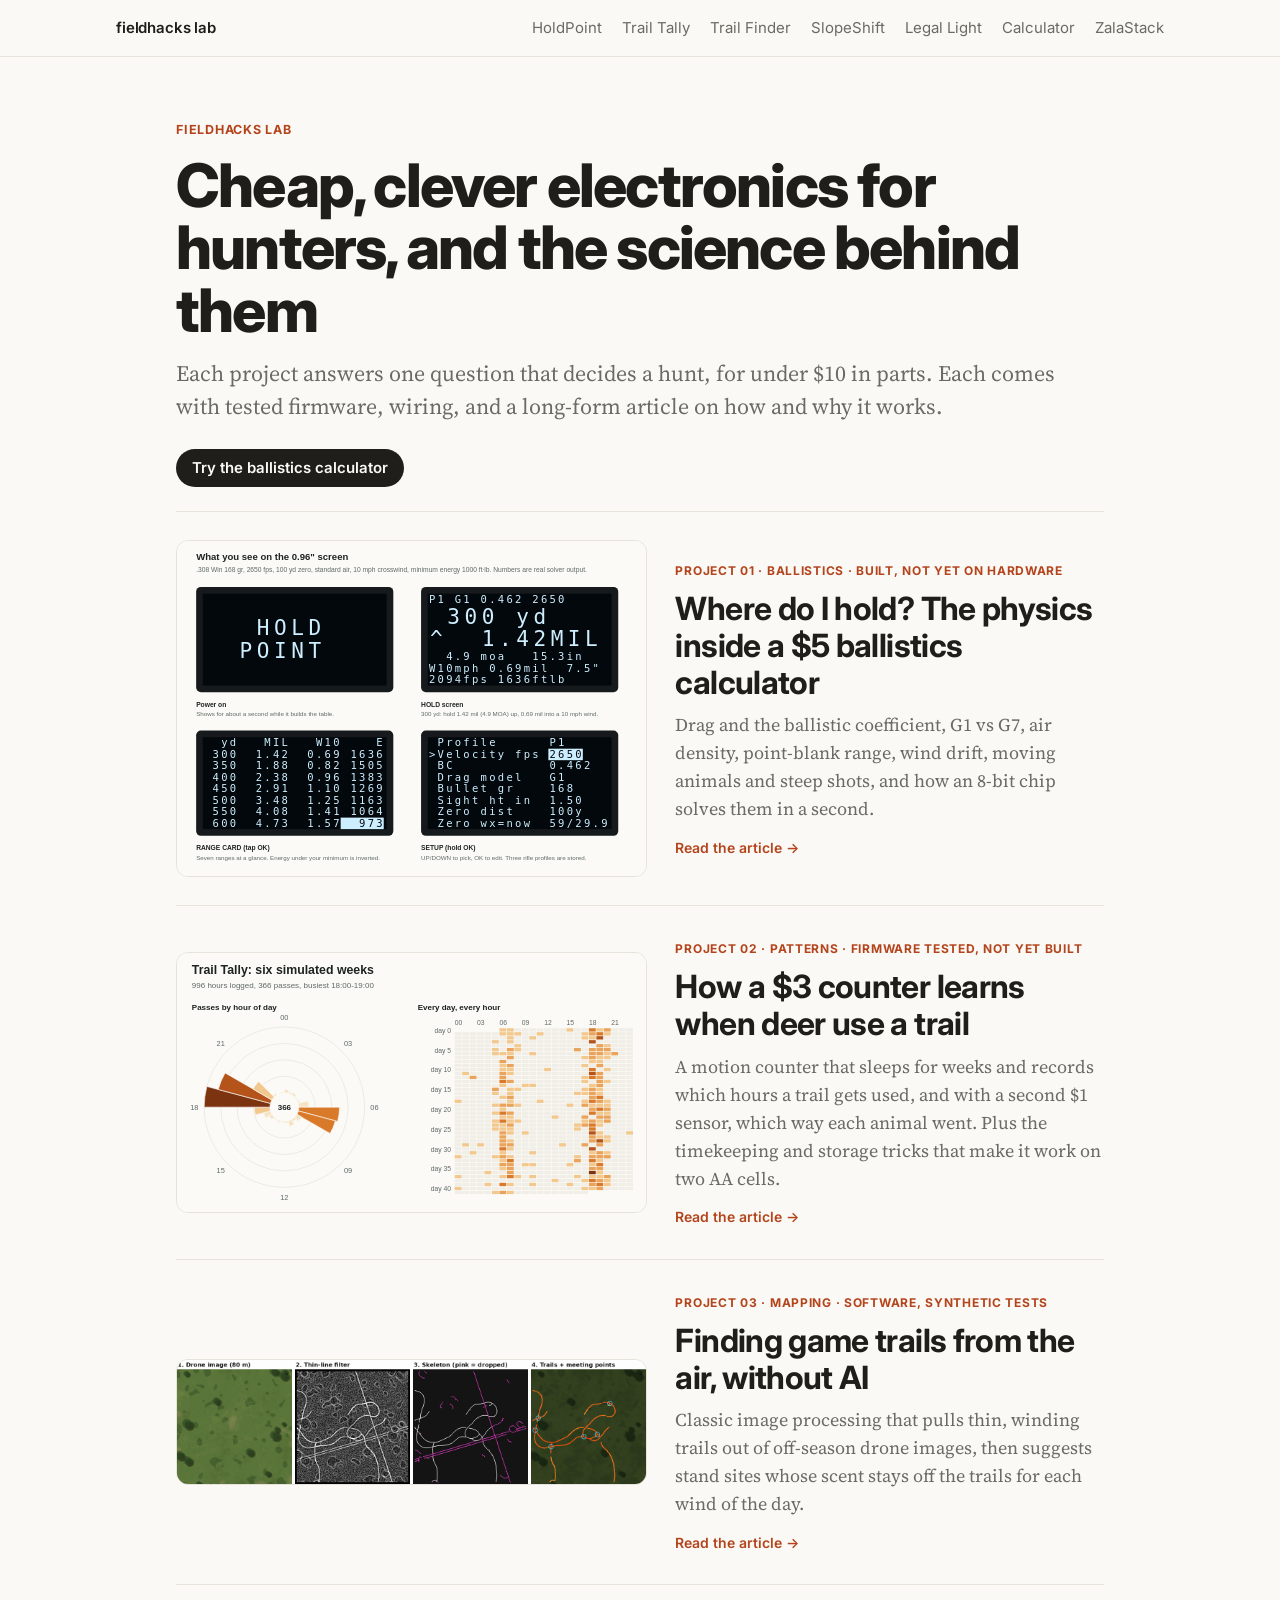
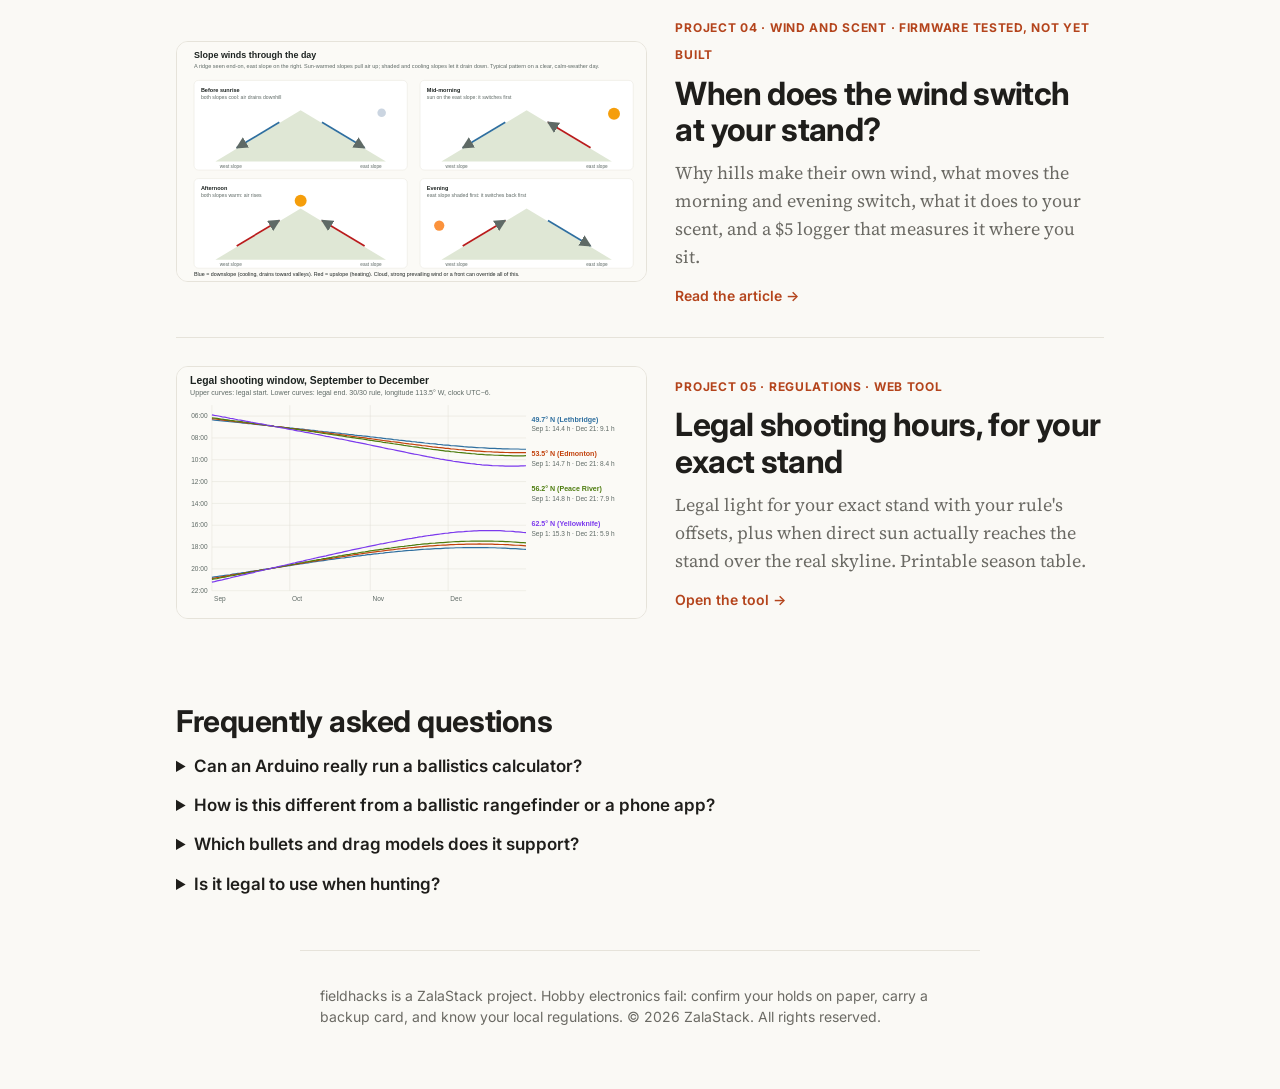
<file: index.html>
<!doctype html>
<html lang="en">
<head>
<meta charset="utf-8">
<meta name="viewport" content="width=device-width, initial-scale=1">
<title>fieldhacks: DIY Arduino ballistics calculator and cheap hunting electronics</title>
<meta name="description" content="DIY hunting electronics under $10. HoldPoint is a $5 Arduino Nano ballistics calculator with an OLED range card, validated against py-ballisticcalc. Plus plans for a trail activity counter, a drone game-trail finder and a stand wind logger.">
<link rel="canonical" href="https://lab.zalastack.com/fieldhacks/">
<meta name="theme-color" content="#faf9f5">
<meta property="og:type" content="website">
<meta property="og:site_name" content="fieldhacks">
<meta property="og:title" content="fieldhacks: $5 DIY Arduino ballistics calculator for hunters">
<meta property="og:description" content="DIY hunting electronics under $10: a ballistics calculator, trail counter, game-trail finder and wind logger.">
<meta property="og:url" content="https://lab.zalastack.com/fieldhacks/">
<meta property="og:image" content="https://lab.zalastack.com/fieldhacks/social-preview.png">
<meta property="og:image:width" content="1280">
<meta property="og:image:height" content="640">
<meta property="og:image:alt" content="fieldhacks: HoldPoint, Trail Tally, Trail Finder and SlopeShift">
<meta name="twitter:card" content="summary_large_image">
<link rel="icon" href="data:image/svg+xml,%3Csvg xmlns='http://www.w3.org/2000/svg' viewBox='0 0 32 32'%3E%3Crect width='32' height='32' rx='6' fill='%231d2321'/%3E%3Ccircle cx='16' cy='16' r='9' fill='none' stroke='%23f59e0b' stroke-width='2.5'/%3E%3Cpath d='M16 4v8M16 20v8M4 16h8M20 16h8' stroke='%23f59e0b' stroke-width='2.5'/%3E%3C/svg%3E">
<script type="application/ld+json">
{
  "@context": "https://schema.org",
  "@type": "SoftwareSourceCode",
  "name": "fieldhacks",
  "description": "DIY hunting electronics under $10, including HoldPoint, an Arduino Nano ballistics calculator.",
  "url": "https://lab.zalastack.com/fieldhacks/",
  "copyrightHolder": {"@type": "Organization", "name": "ZalaStack", "url": "https://www.zalastack.com"},
  "programmingLanguage": ["C++", "Python"],
  "runtimePlatform": "Arduino (ATmega328P)",
  "keywords": "arduino ballistics calculator, DIY range card, hunting electronics, SSD1306, ATmega328P, game trail counter, wind logger, open hardware",
  "author": {"@type": "Organization", "name": "ZalaStack", "url": "https://www.zalastack.com"}
}
</script>
<link rel="preconnect" href="https://fonts.googleapis.com"><link rel="preconnect" href="https://fonts.gstatic.com" crossorigin>
<link rel="stylesheet" href="https://fonts.googleapis.com/css2?family=Inter:wght@400;600;700;800&family=Source+Serif+4:ital,opsz,wght@0,8..60,400;0,8..60,600;1,8..60,400&display=swap">
<link rel="stylesheet" href="style.css">
</head>
<body class="article-page">
<nav class="nav" aria-label="Site"><div class="in">
  <a class="brand" href="./" aria-current="page">fieldhacks lab</a>
  <a href="holdpoint/">HoldPoint</a>
  <a href="trail-tally/">Trail Tally</a>
  <a href="trail-finder/">Trail Finder</a>
  <a href="slopeshift/">SlopeShift</a>
  <a href="legal-light/">Legal Light</a>
  <a href="calculator.html">Calculator</a>
  <a href="https://www.zalastack.com">ZalaStack</a>
</div></nav>

<header class="index-head">
  <p class="eyebrow">fieldhacks lab</p>
  <h1>Cheap, clever electronics for hunters, and the science behind them</h1>
  <p>Each project answers one question that decides a hunt, for under $10 in parts. Each comes with tested firmware, wiring, and a long-form article on how and why it works.</p>
  <p class="btns"><a class="btn" href="calculator.html">Try the ballistics calculator</a></p>
</header>

<main id="projects" class="index">
  <a class="story" href="holdpoint/">
    <img src="img/01-holdpoint/screens.svg" width="980" height="700" alt="HoldPoint OLED screens with real solver output">
    <div><span class="eyebrow">Project 01 · Ballistics · Built, not yet on hardware</span><h2>Where do I hold? The physics inside a $5 ballistics calculator</h2><p>Drag and the ballistic coefficient, G1 vs G7, air density, point-blank range, wind drift, moving animals and steep shots, and how an 8-bit chip solves them in a second.</p><span class="read">Read the article →</span></div>
  </a>
  <!-- 02 -->
  <a class="story" href="trail-tally/">
    <img src="img/02-trail-counter/deer-clock.svg" alt="Trail Tally deer clock: trail activity by hour of day" loading="lazy">
    <div><span class="eyebrow">Project 02 · Patterns · Firmware tested, not yet built</span><h2>How a $3 counter learns when deer use a trail</h2><p>A motion counter that sleeps for weeks and records which hours a trail gets used, and with a second $1 sensor, which way each animal went. Plus the timekeeping and storage tricks that make it work on two AA cells.</p><span class="read">Read the article →</span></div>
  </a>
  <!-- /02 -->
  <!-- 03 -->
  <a class="story" href="trail-finder/">
    <img src="img/03-trail-finder/pipeline.png" alt="Trail Finder pipeline from drone image to map lines" loading="lazy">
    <div><span class="eyebrow">Project 03 · Mapping · Software, synthetic tests</span><h2>Finding game trails from the air, without AI</h2><p>Classic image processing that pulls thin, winding trails out of off-season drone images, then suggests stand sites whose scent stays off the trails for each wind of the day.</p><span class="read">Read the article →</span></div>
  </a>
  <!-- /03 -->
  <a class="story" href="slopeshift/">
    <img src="img/04-slopeshift/thermals.svg" width="1100" height="560" alt="Slope winds through the day on a ridge" loading="lazy">
    <div><span class="eyebrow">Project 04 · Wind and scent · Firmware tested, not yet built</span><h2>When does the wind switch at your stand?</h2><p>Why hills make their own wind, what moves the morning and evening switch, what it does to your scent, and a $5 logger that measures it where you sit.</p><span class="read">Read the article →</span></div>
  </a>
  <!-- 05 -->
  <a class="story" href="legal-light/">
    <img src="img/05-legal-light/season-latitude.svg" alt="Legal shooting hours through the season at different latitudes" loading="lazy">
    <div><span class="eyebrow">Project 05 · Regulations · Web tool</span><h2>Legal shooting hours, for your exact stand</h2><p>Legal light for your exact stand with your rule's offsets, plus when direct sun actually reaches the stand over the real skyline. Printable season table.</p><span class="read">Open the tool →</span></div>
  </a>
  <!-- /05 -->
  <!-- more projects: add story blocks here -->

  <div class="article index-faq">
<h2>Frequently asked questions</h2>
<details><summary>Can an Arduino really run a ballistics calculator?</summary><p>Yes. An ATmega328P can step a point-mass trajectory with G1/G7 drag tables. HoldPoint builds a full 25–1000 yard table in about 1.1 seconds at 16 MHz, then scrolling is instant.</p></details>
<details><summary>How is this different from a ballistic rangefinder or a phone app?</summary><p>Ballistic rangefinders and weather meters with built-in solvers cost hundreds of dollars, and phone apps mean a phone in the cold with gloves on. HoldPoint is a single-purpose device that costs about $5 in parts and can be checked against an independent solver.</p></details>
<details><summary>Which bullets and drag models does it support?</summary><p>Any bullet with a published G1 or G7 ballistic coefficient. Use G7 when the maker publishes it, which most long boat-tail bullets do.</p></details>
<details><summary>Is it legal to use when hunting?</summary><p>Rules on electronic aids vary by state and province. Check your local hunting regulations. Drone scouting in particular is restricted in many places, which is why Trail Finder is designed for off-season mapping.</p></details>

  </div>
</main>
<footer class="site-foot"><p>fieldhacks is a ZalaStack project. Hobby electronics fail: confirm your holds on paper, carry a backup card, and know your local regulations. © 2026 ZalaStack. All rights reserved.</p></footer>
</body>
</html>
</file>
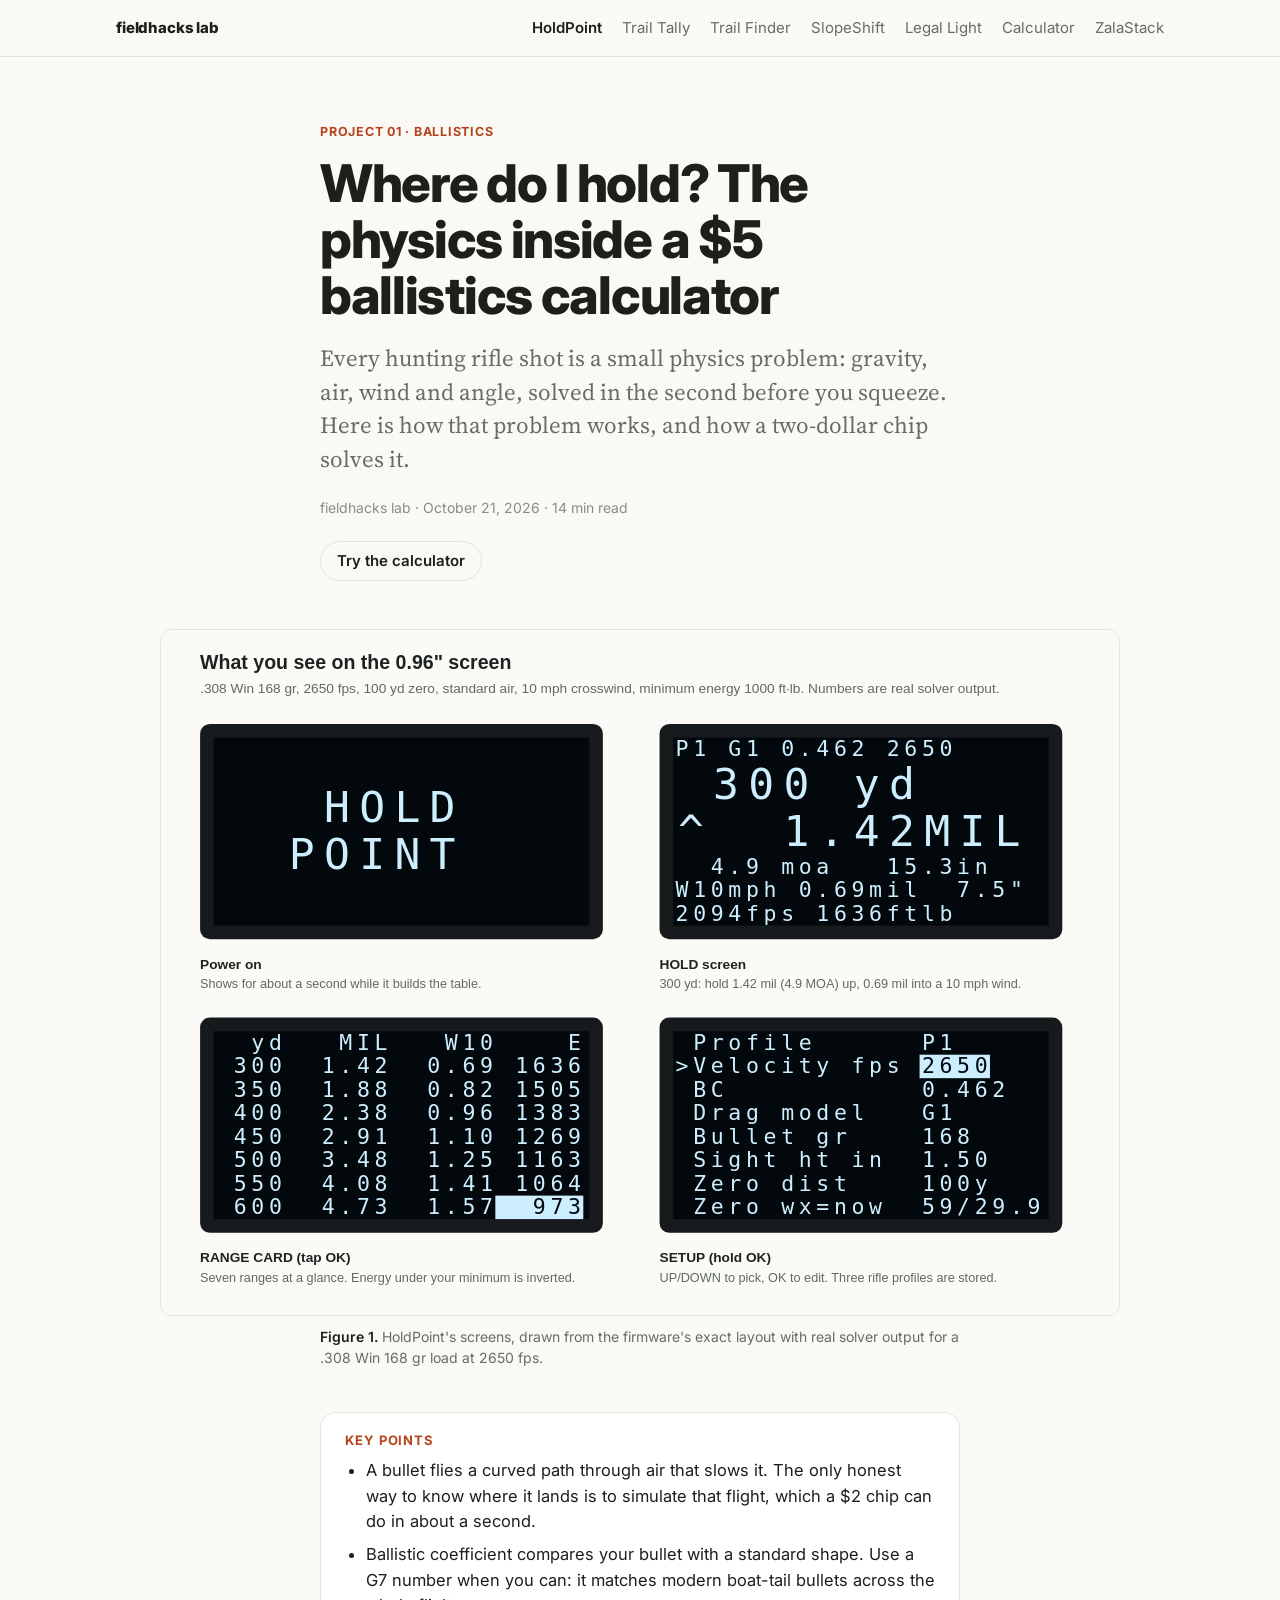
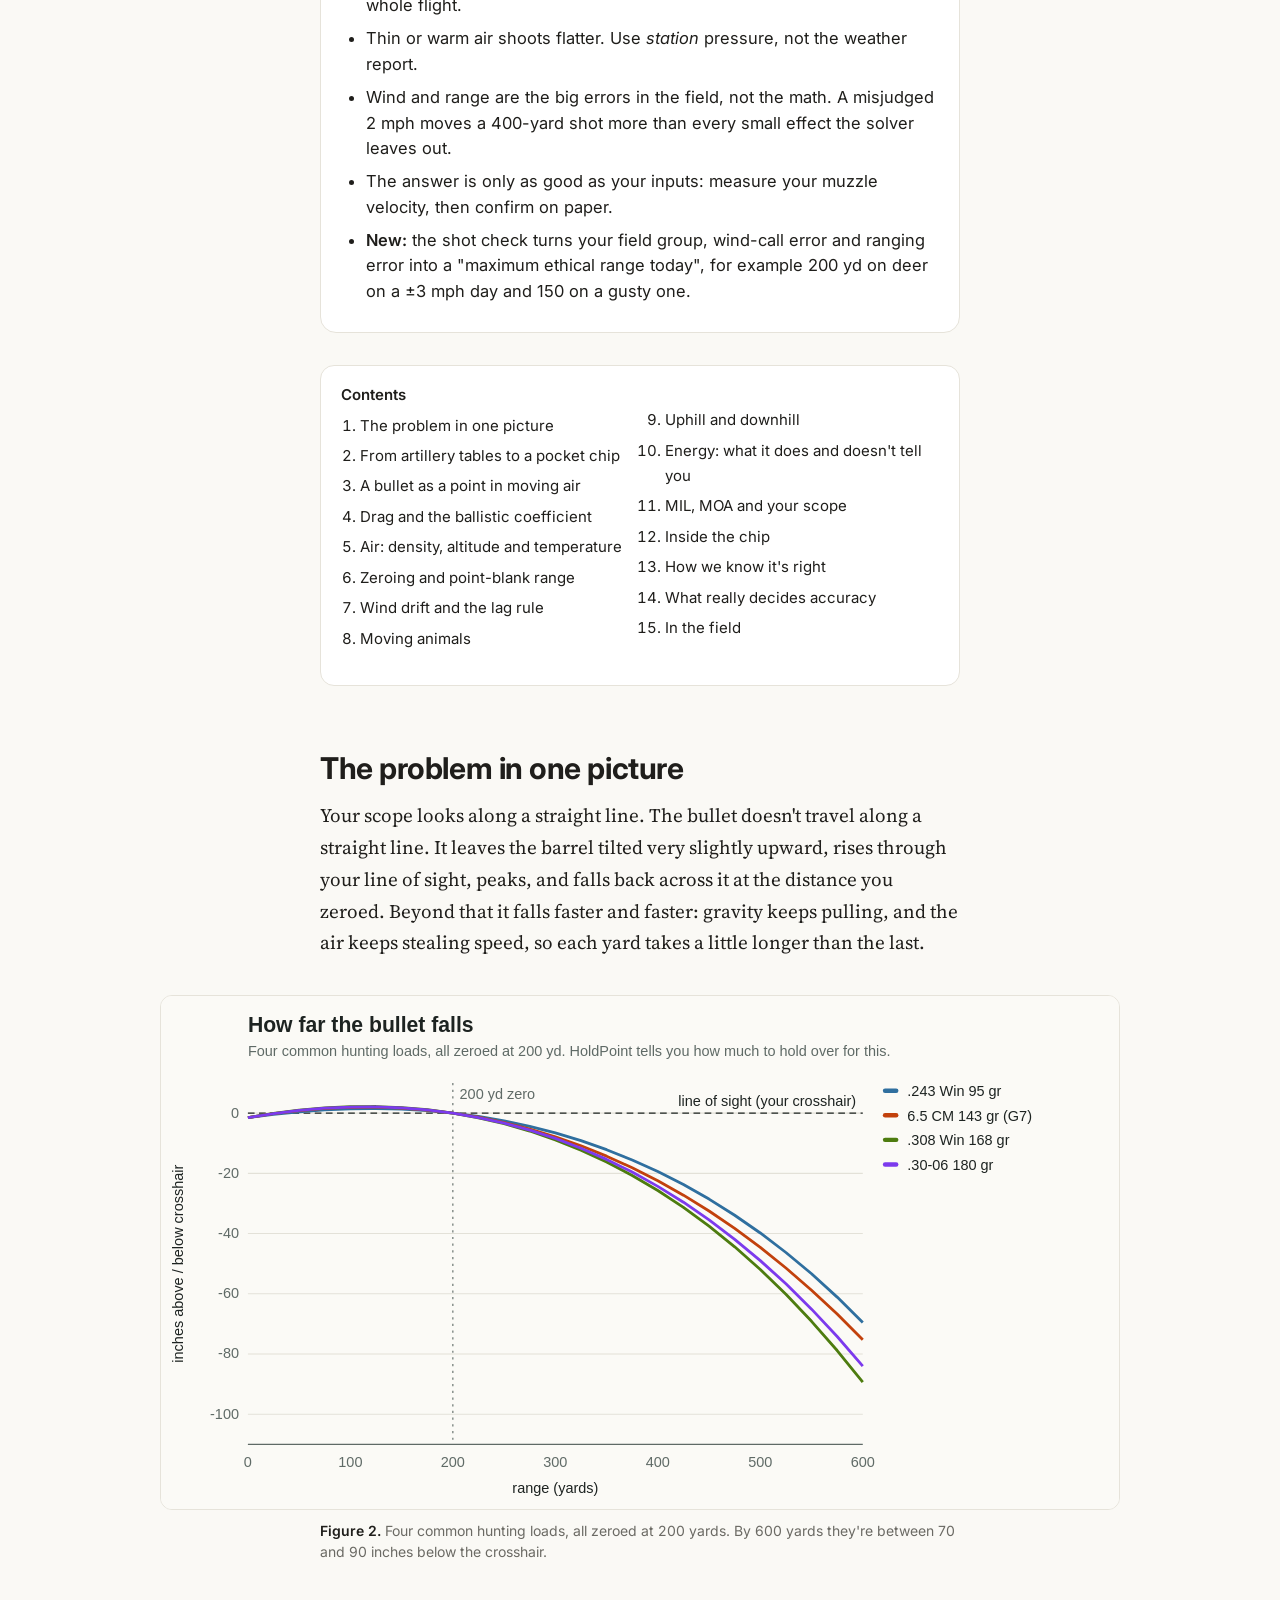
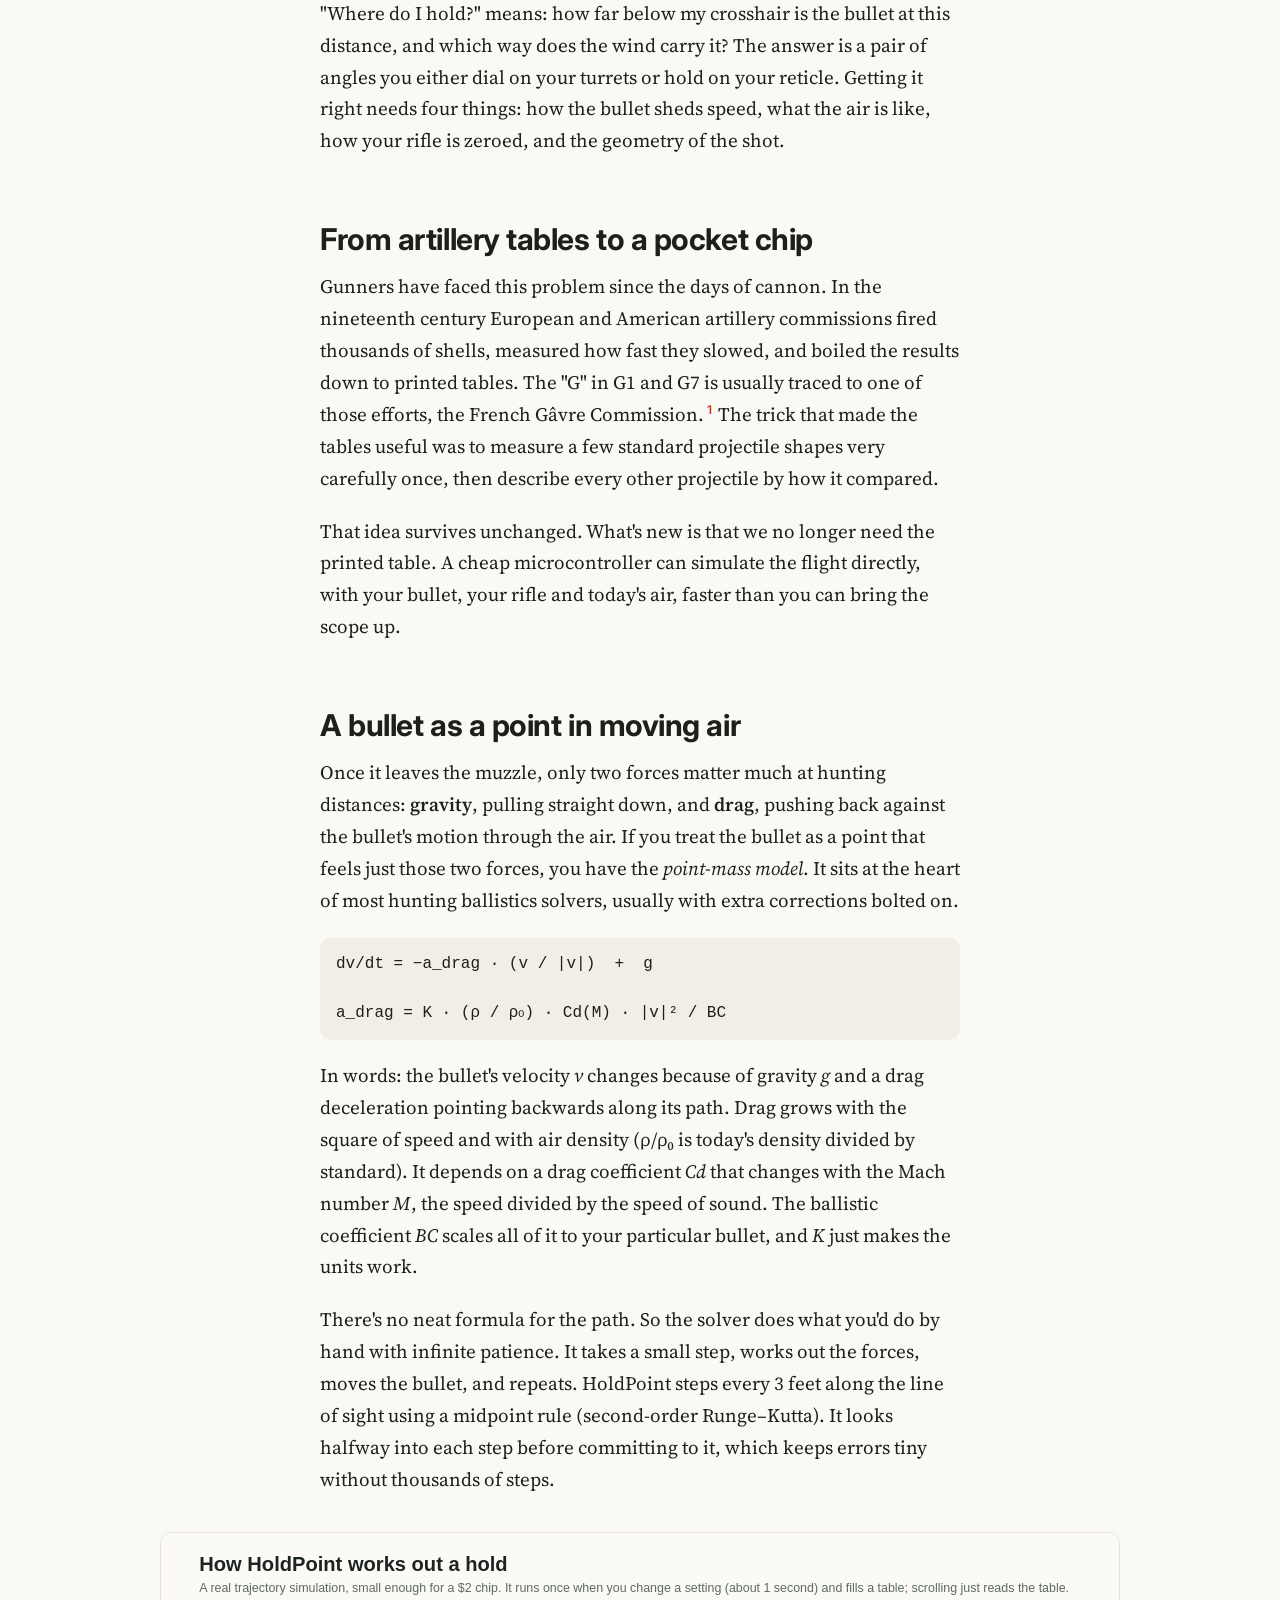
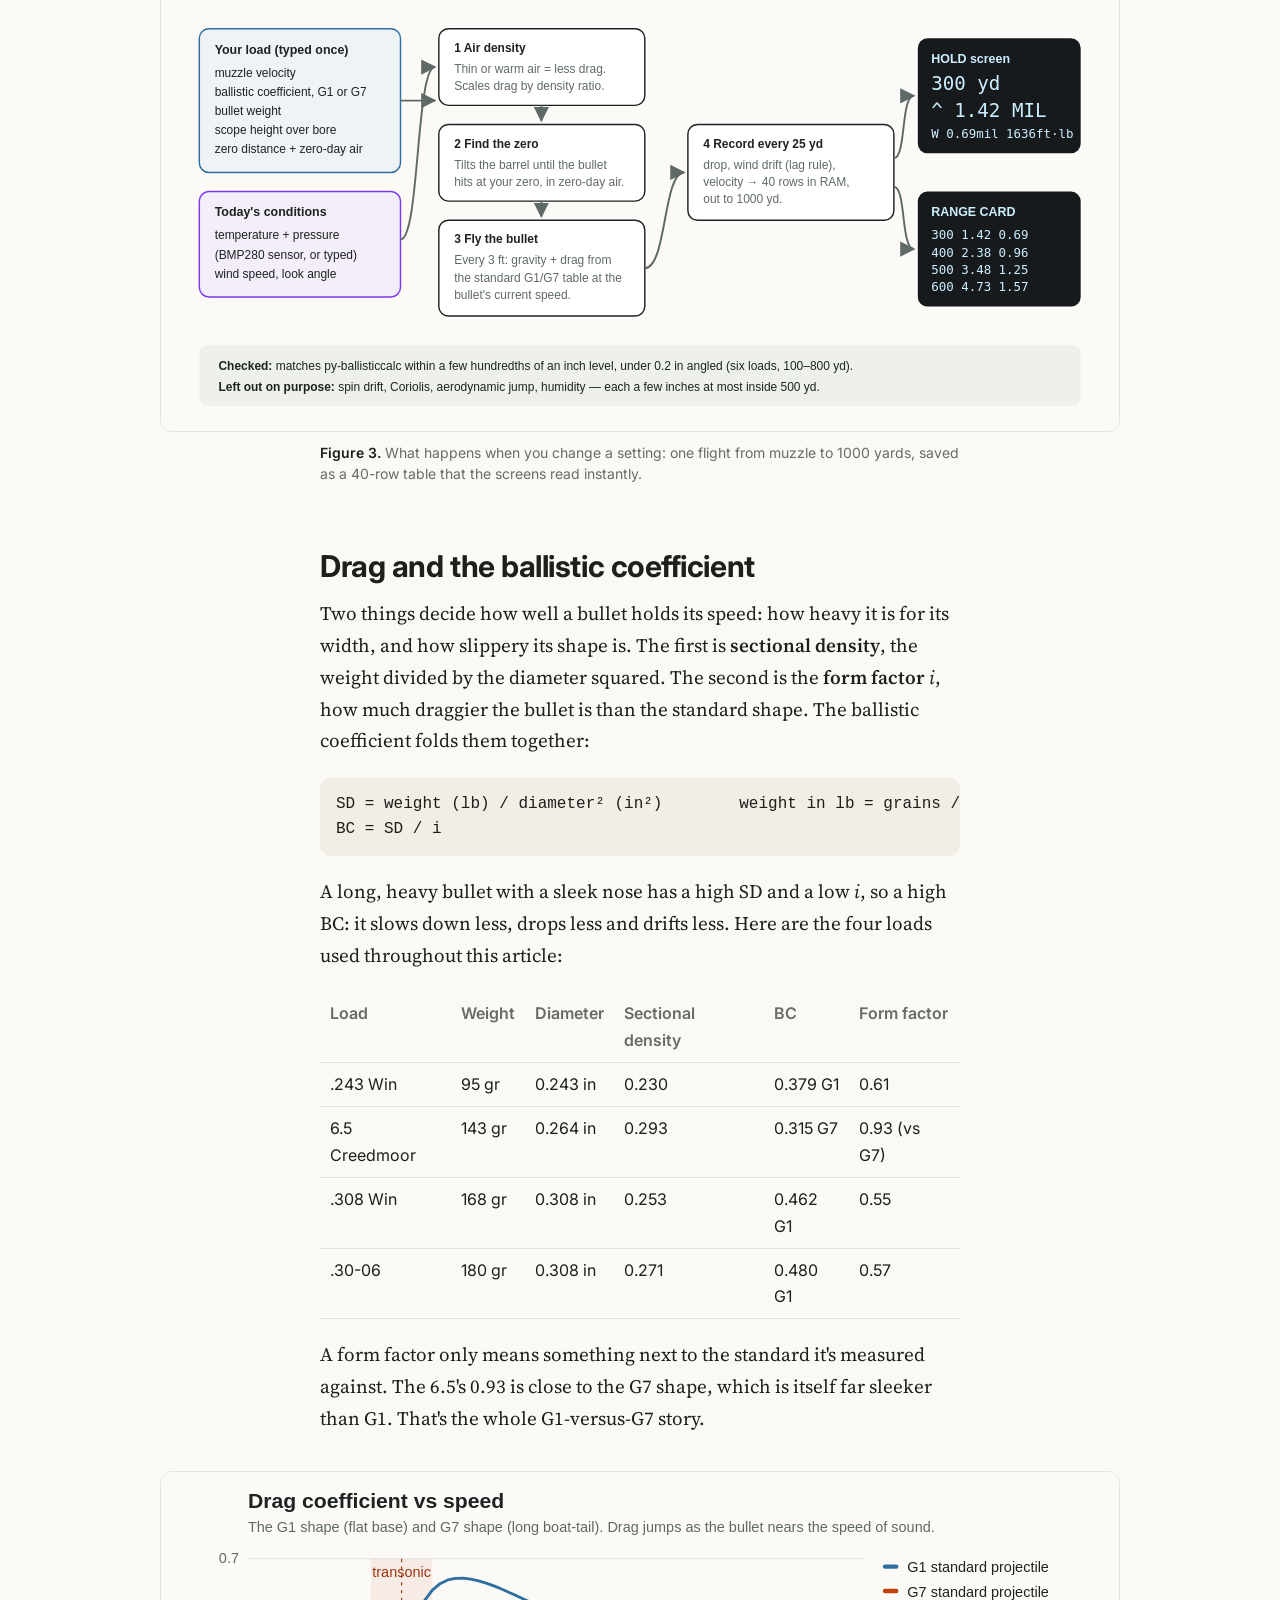
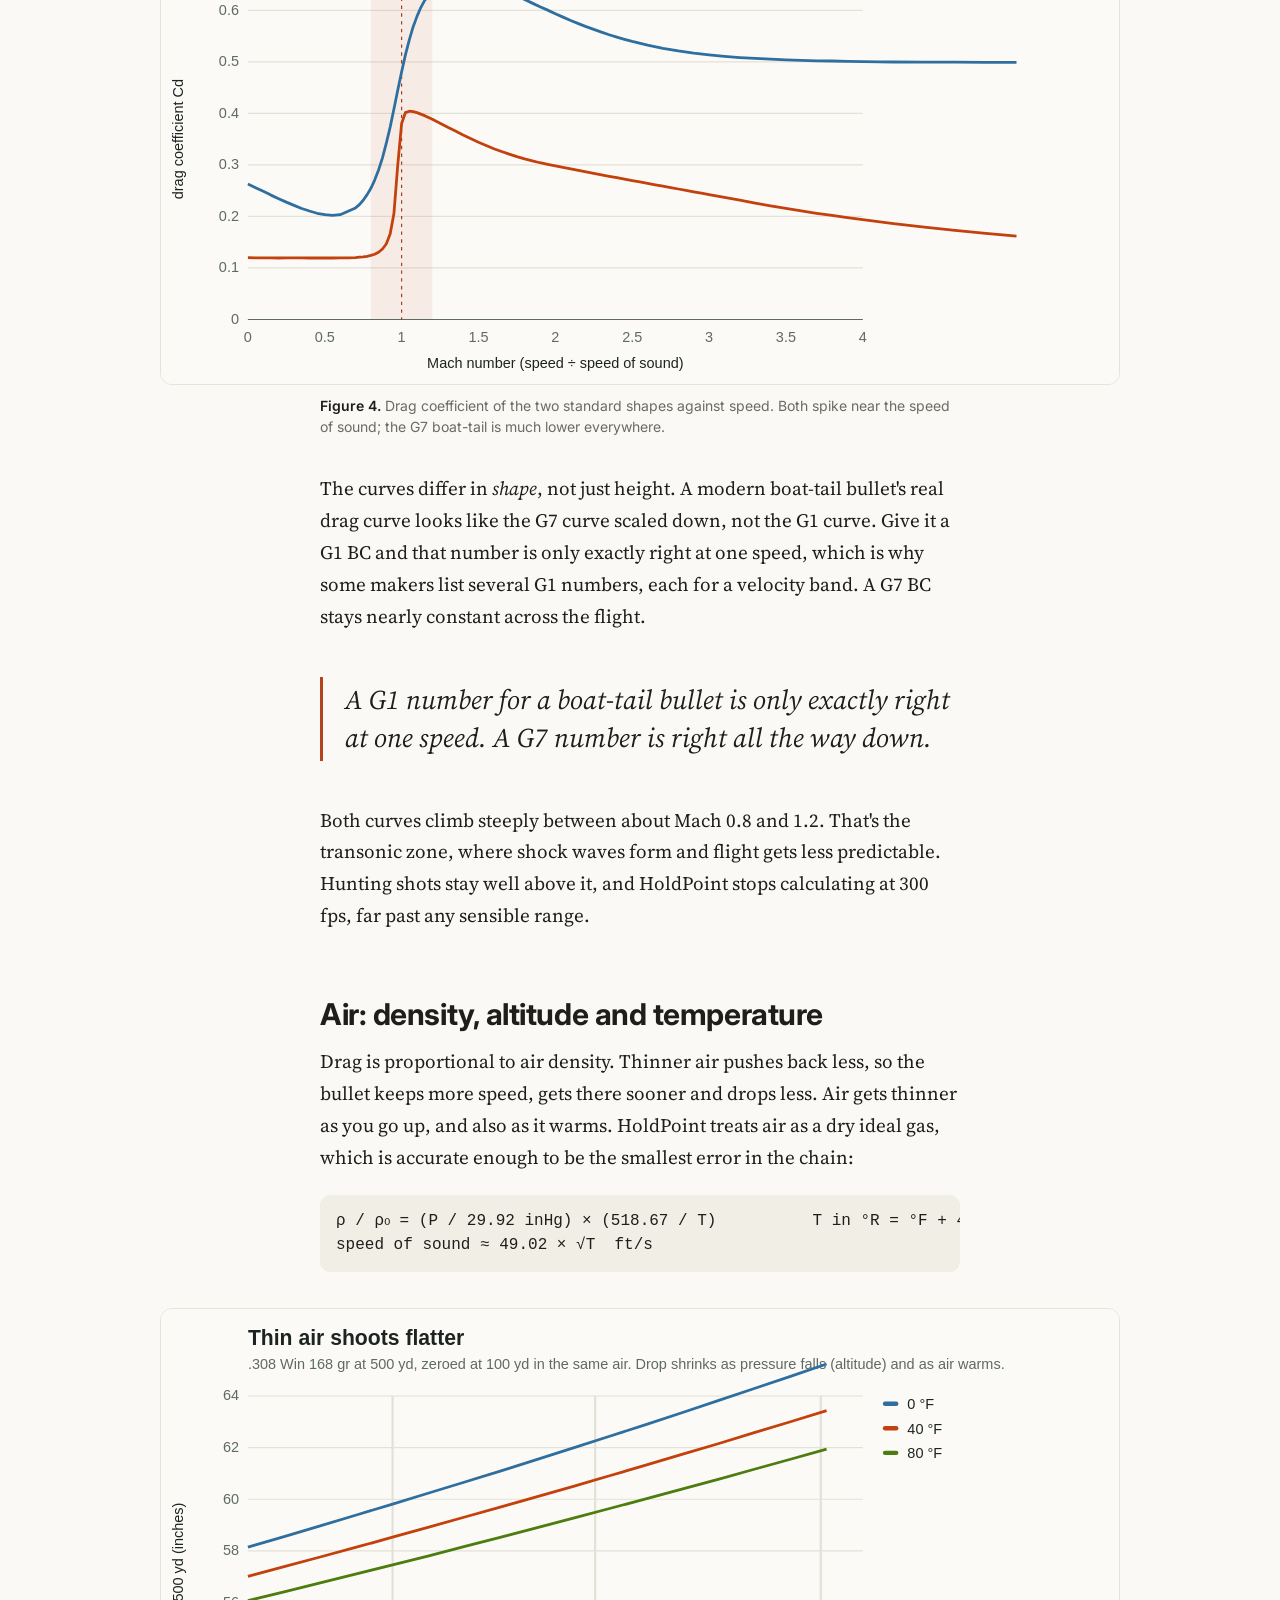
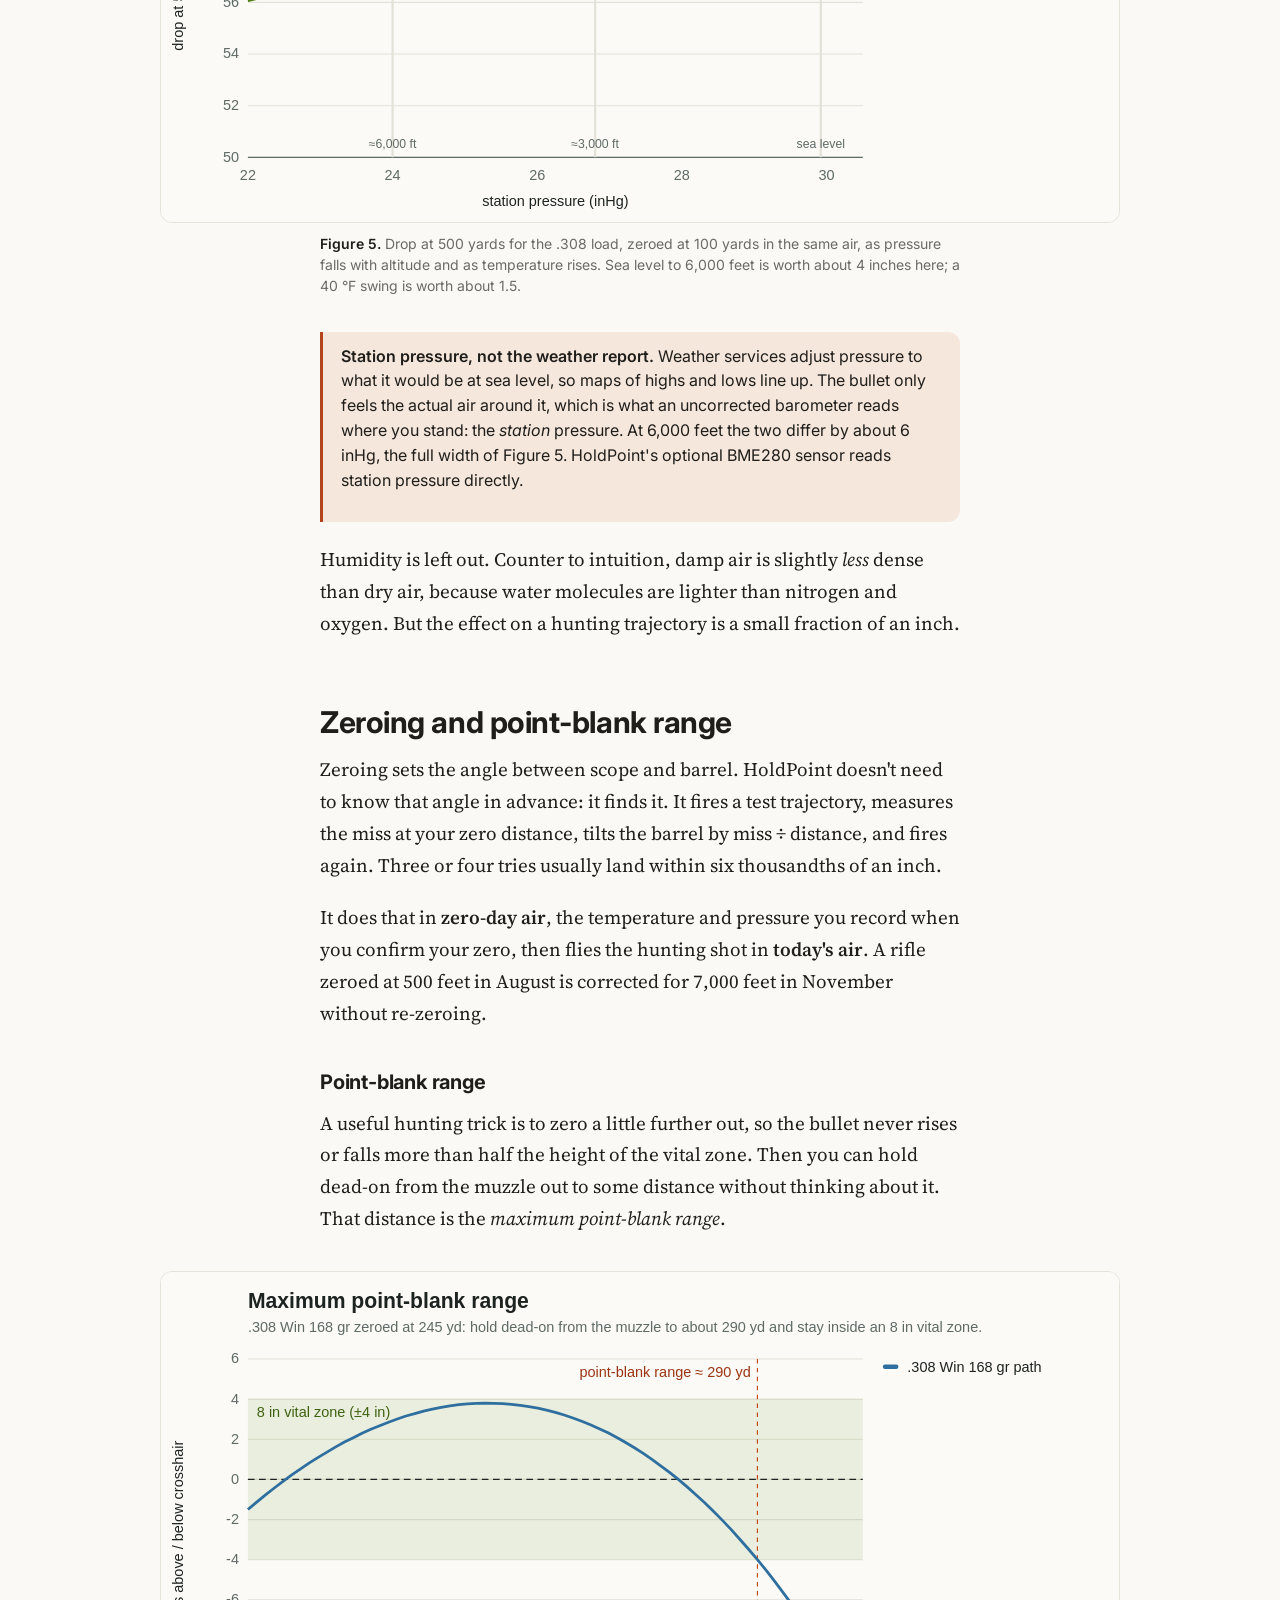
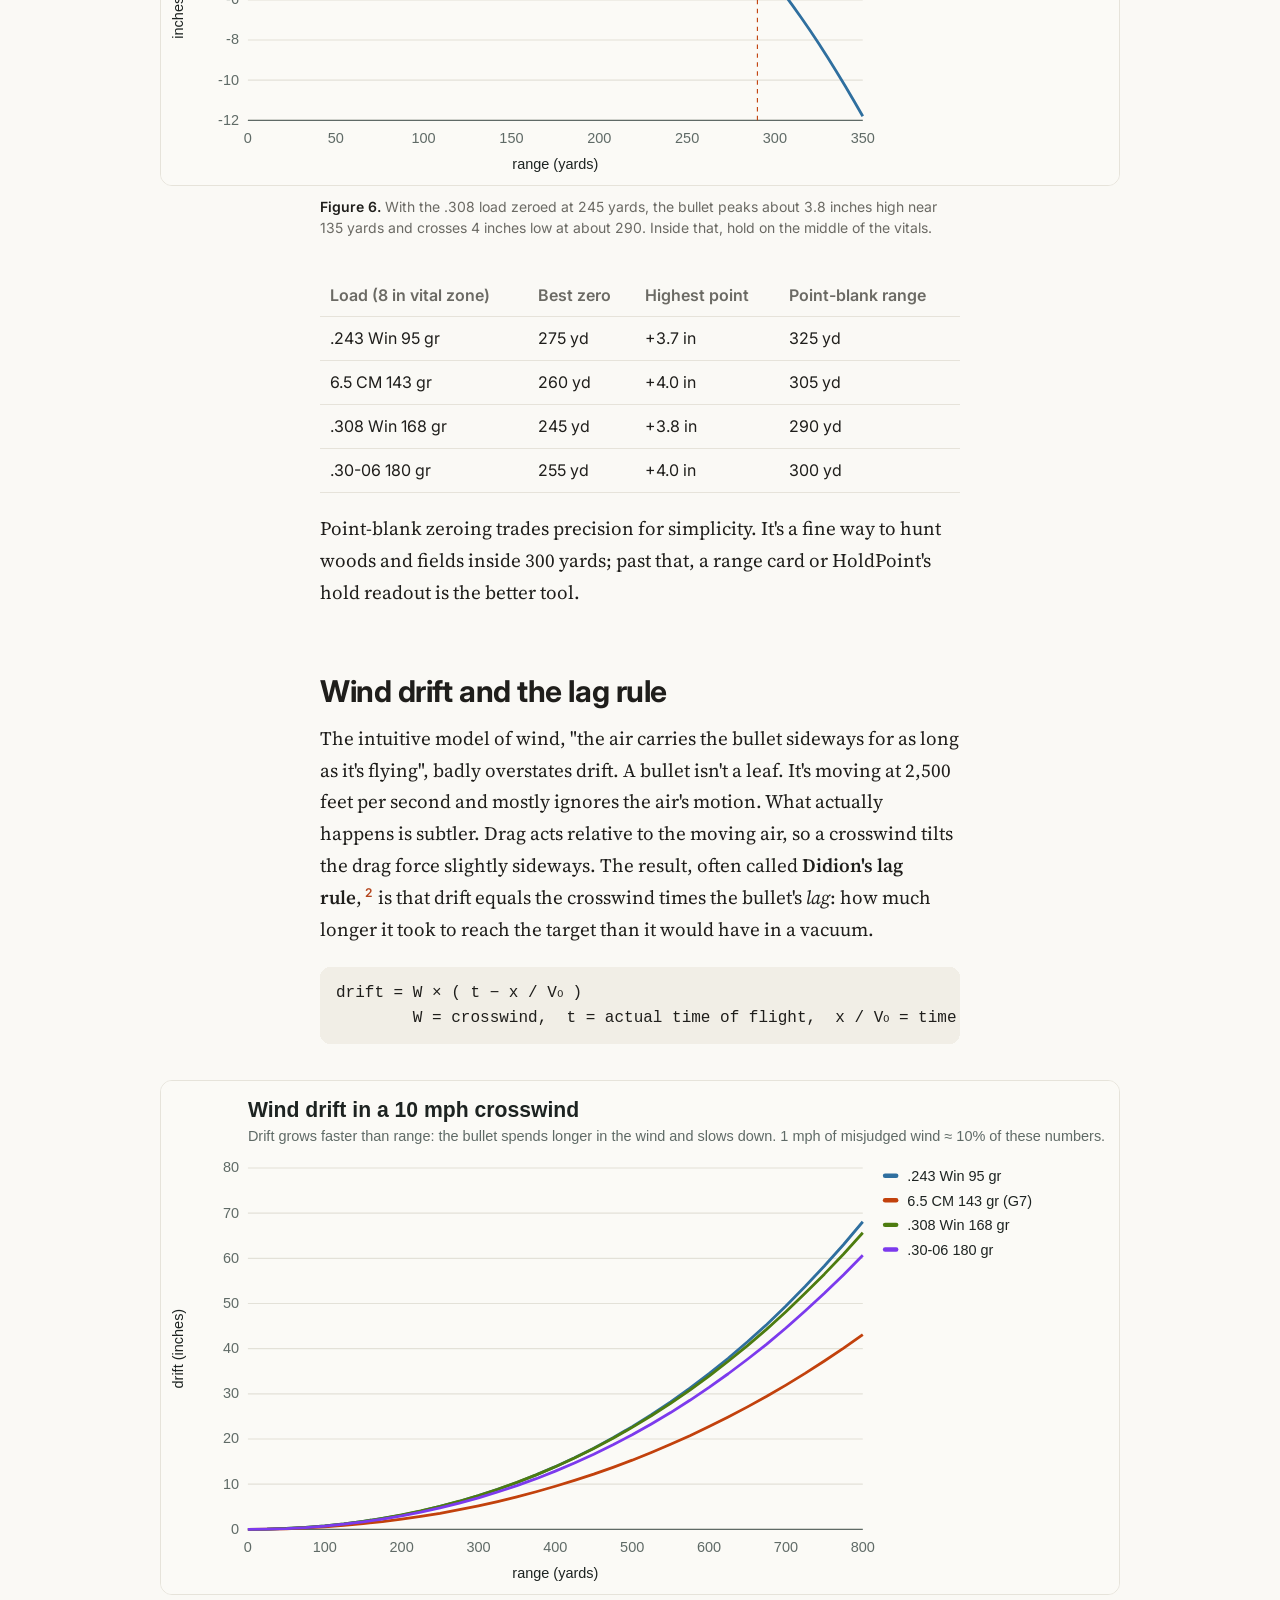
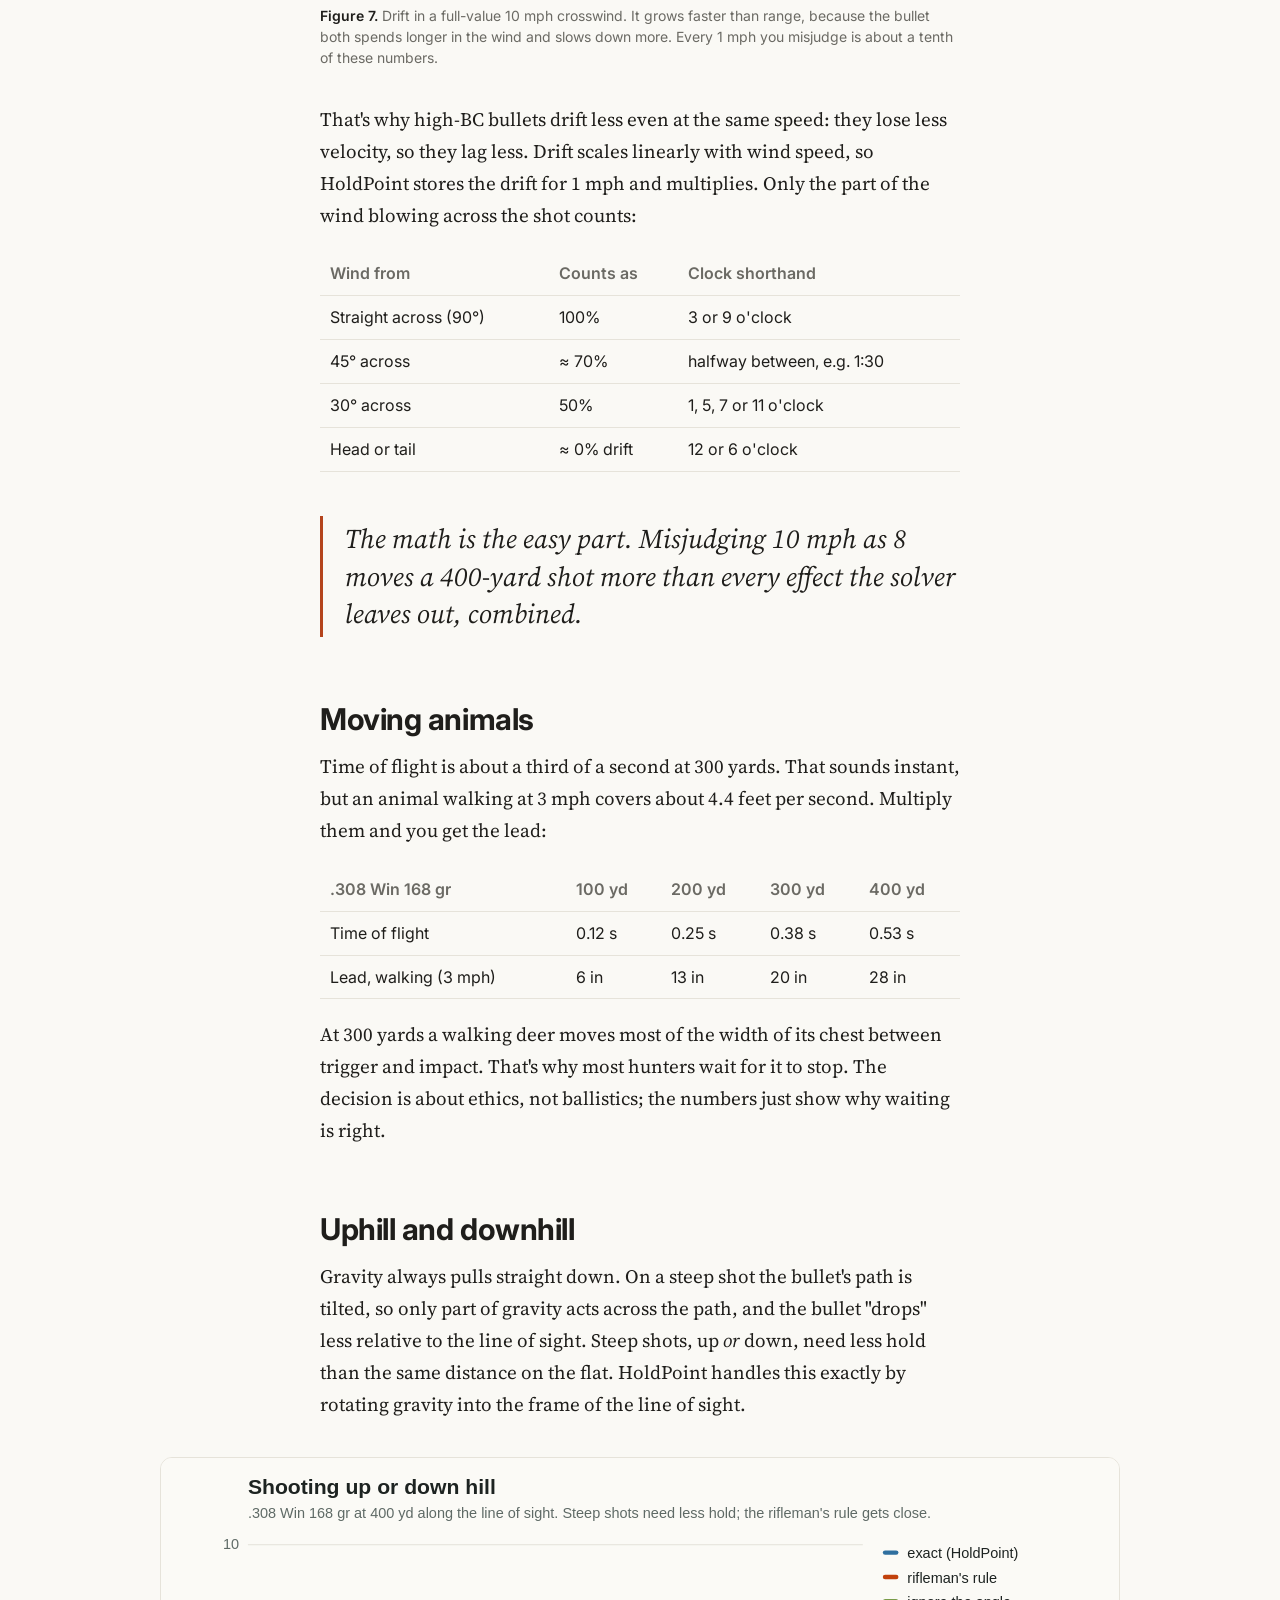
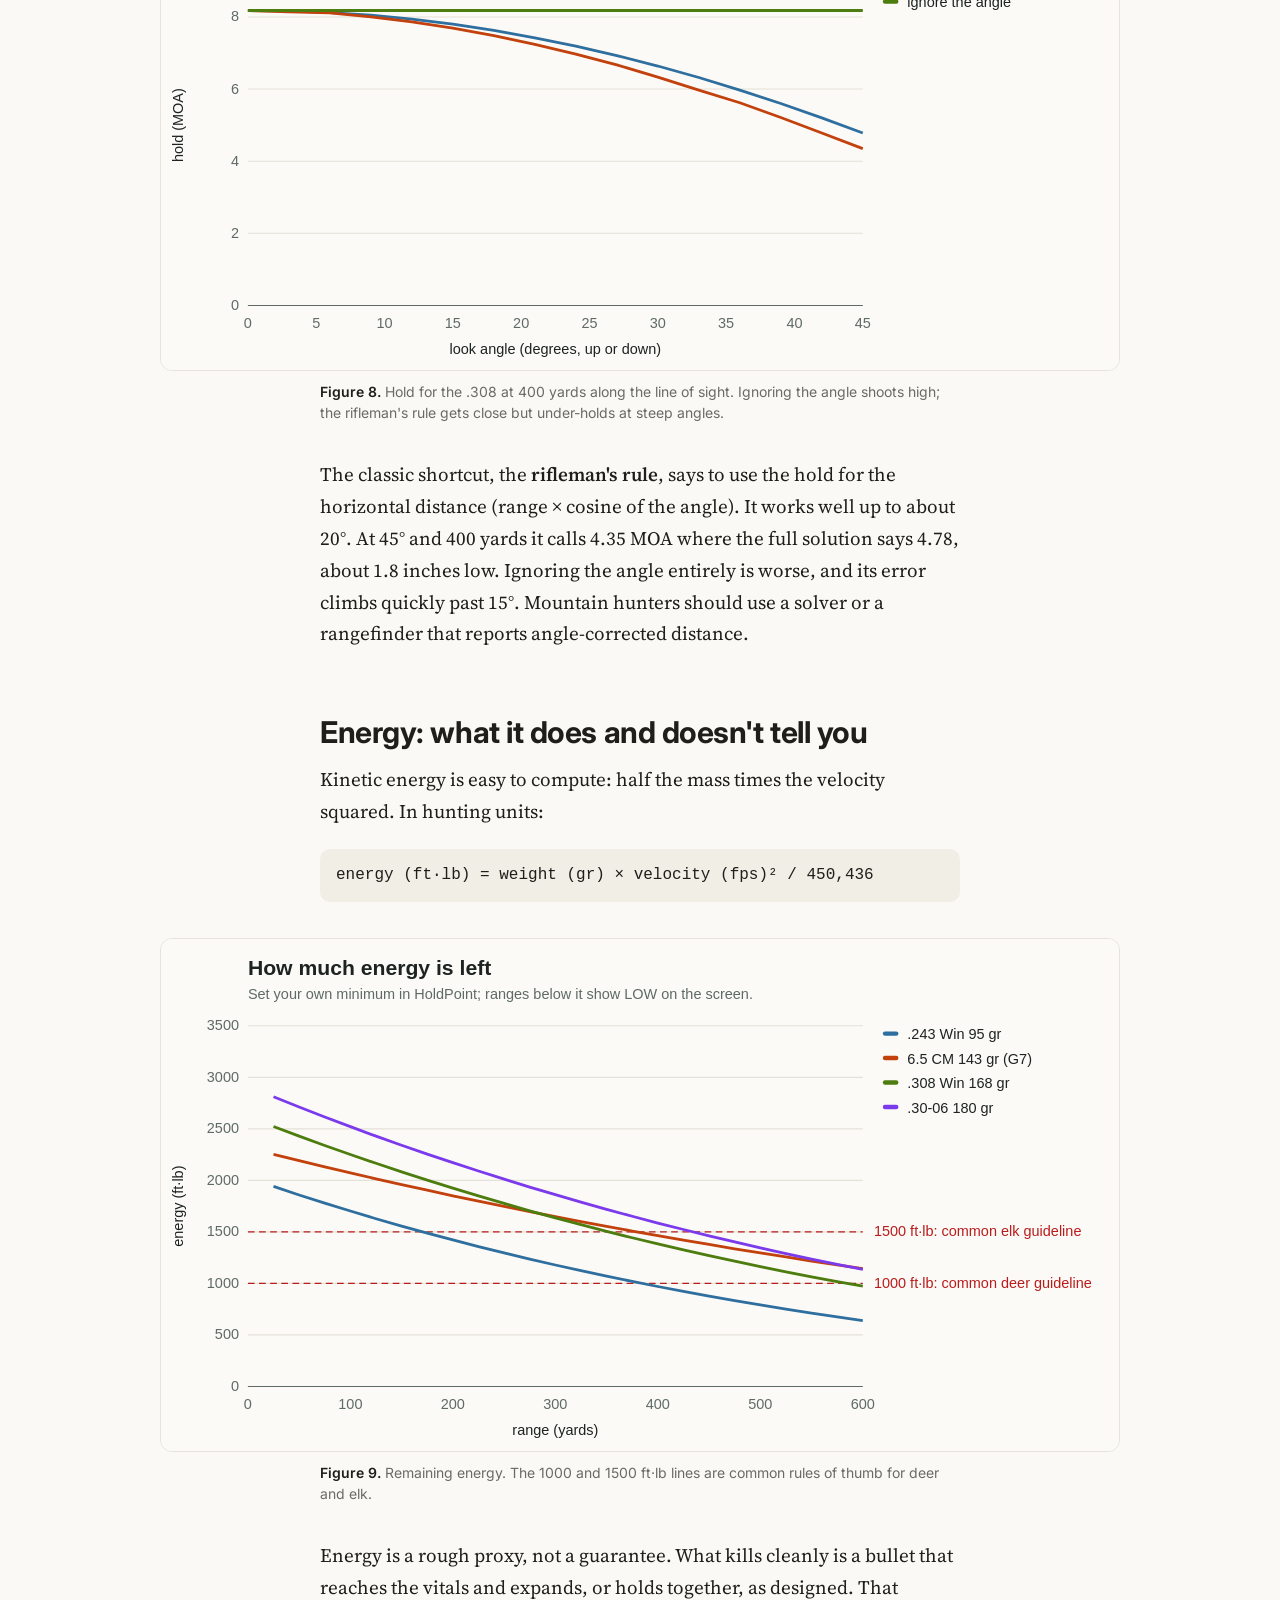
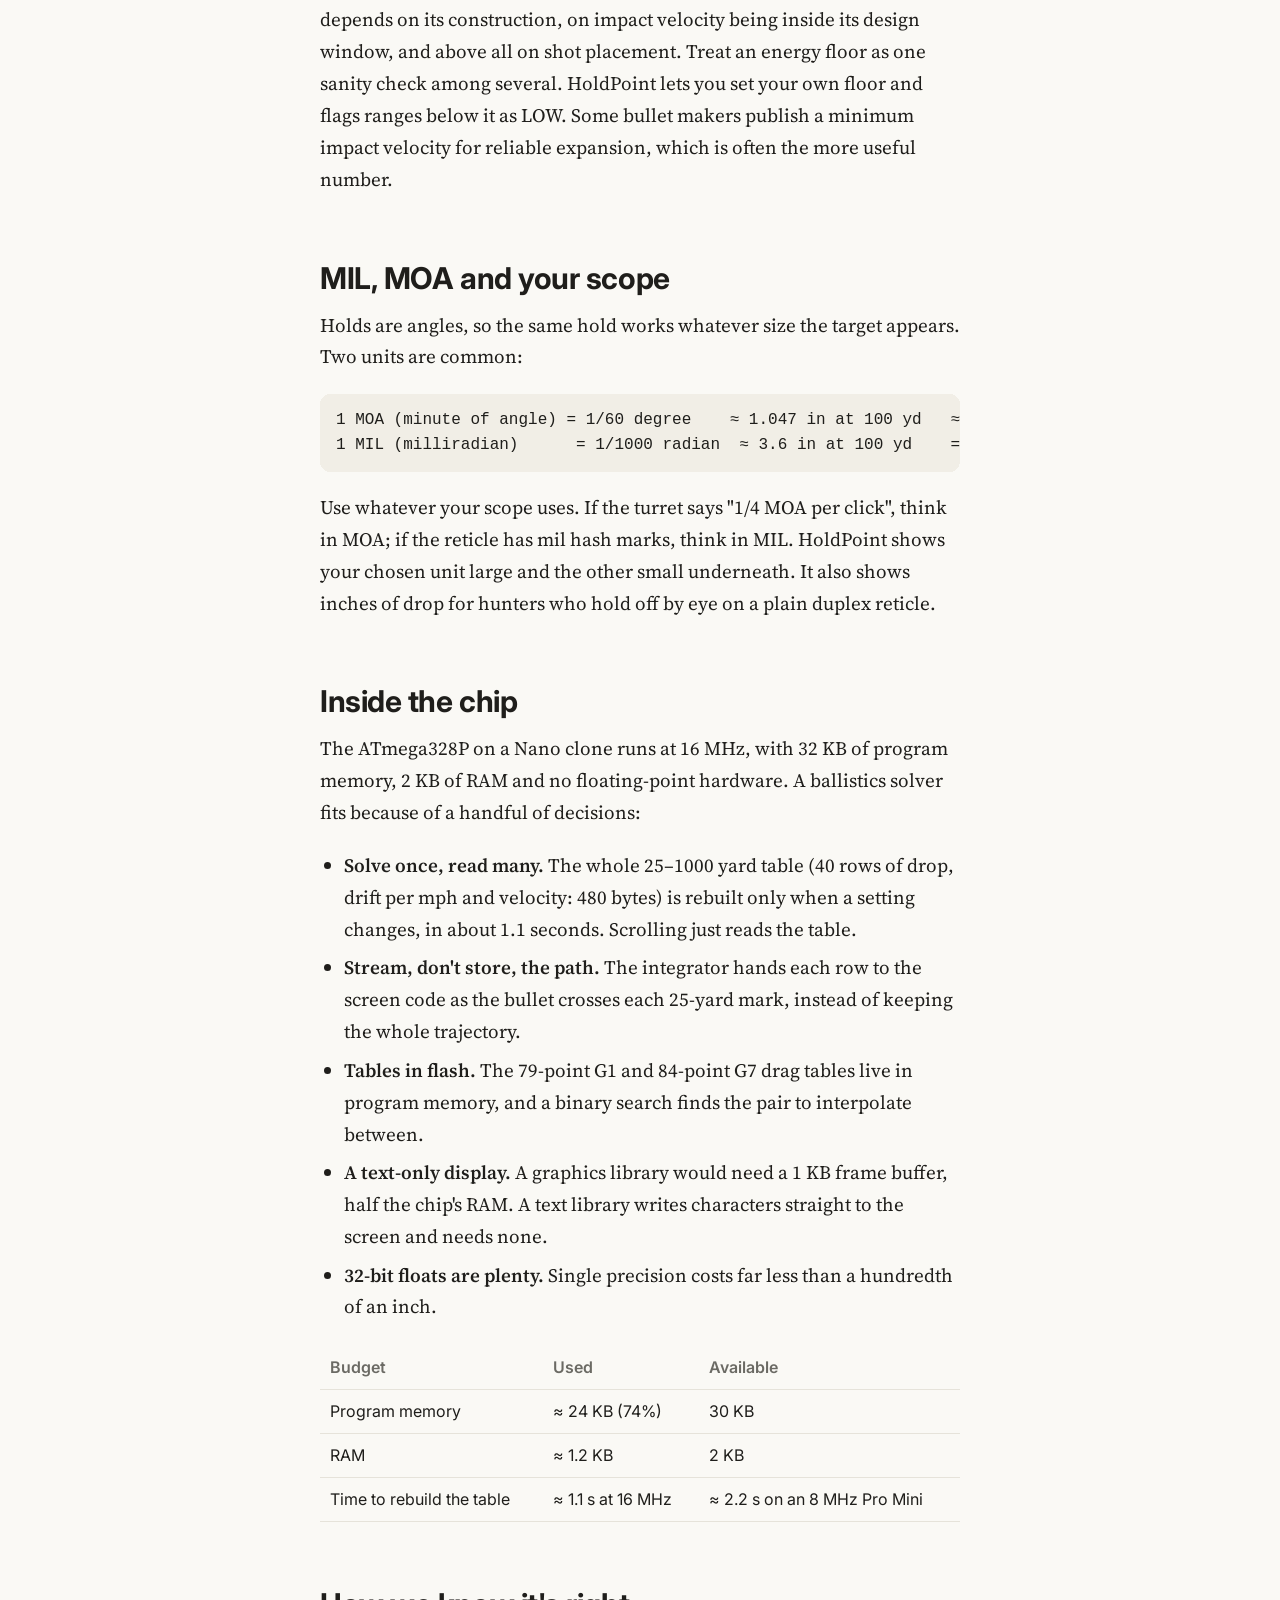
<file: holdpoint/index.html>
<!doctype html>
<html lang="en">
<head>
<meta charset="utf-8">
<meta name="viewport" content="width=device-width, initial-scale=1">
<title>Where Do I Hold? The Physics Inside a $5 Ballistics Calculator · fieldhacks lab</title>
<meta name="description" content="A plain-language guide to exterior ballistics through a $5 Arduino build: ballistic coefficient and G1 vs G7, air density, zeroing and point-blank range, wind drift, moving animals, uphill shots, MIL vs MOA, and how it fits on an 8-bit chip.">
<link rel="canonical" href="https://lab.zalastack.com/fieldhacks/holdpoint/">
<meta name="theme-color" content="#faf9f5">
<meta property="og:type" content="article">
<meta property="og:site_name" content="fieldhacks">
<meta property="og:title" content="Where do I hold? The physics inside a $5 ballistics calculator">
<meta property="og:description" content="Drag, BC, air, zeroing, wind, moving animals and angles, explained through a pocket Arduino build.">
<meta property="og:url" content="https://lab.zalastack.com/fieldhacks/holdpoint/">
<meta property="og:image" content="https://lab.zalastack.com/fieldhacks/social-preview.png">
<meta name="twitter:card" content="summary_large_image">
<link rel="icon" href="data:image/svg+xml,%3Csvg xmlns='http://www.w3.org/2000/svg' viewBox='0 0 32 32'%3E%3Crect width='32' height='32' rx='6' fill='%231d2321'/%3E%3Ccircle cx='16' cy='16' r='9' fill='none' stroke='%23f59e0b' stroke-width='2.5'/%3E%3Cpath d='M16 4v8M16 20v8M4 16h8M20 16h8' stroke='%23f59e0b' stroke-width='2.5'/%3E%3C/svg%3E">
<link rel="preconnect" href="https://fonts.googleapis.com"><link rel="preconnect" href="https://fonts.gstatic.com" crossorigin>
<link rel="stylesheet" href="https://fonts.googleapis.com/css2?family=Inter:wght@400;600;700;800&family=Source+Serif+4:ital,opsz,wght@0,8..60,400;0,8..60,600;1,8..60,400&display=swap">
<script type="application/ld+json">
{"@context":"https://schema.org","@type":"TechArticle","headline":"Where do I hold? The physics inside a $5 ballistics calculator",
 "datePublished":"2026-10-21","about":["exterior ballistics","ballistic coefficient","G1 and G7 drag models","point-blank range","Arduino"],
 "url":"https://lab.zalastack.com/fieldhacks/holdpoint/","image":"https://lab.zalastack.com/fieldhacks/social-preview.png",
 "isPartOf":{"@type":"WebSite","name":"fieldhacks","url":"https://lab.zalastack.com/fieldhacks/"},
 "author":{"@type":"Organization","name":"fieldhacks lab","url":"https://lab.zalastack.com/fieldhacks/"}}
</script>
<link rel="stylesheet" href="../style.css">
</head>
<body class="article-page">
<nav class="nav" aria-label="Site"><div class="in">
  <a class="brand" href="../">fieldhacks lab</a>
  <a href="../holdpoint/" aria-current="page">HoldPoint</a>
  <a href="../trail-tally/">Trail Tally</a>
  <a href="../trail-finder/">Trail Finder</a>
  <a href="../slopeshift/">SlopeShift</a>
  <a href="../legal-light/">Legal Light</a>
  <a href="../calculator.html">Calculator</a>
  <a href="https://www.zalastack.com">ZalaStack</a>
</div></nav>

<main class="article">
  <header class="article-head">
    <p class="eyebrow">Project 01 · Ballistics</p>
    <h1>Where do I hold? The physics inside a $5 ballistics calculator</h1>
    <p class="dek">Every hunting rifle shot is a small physics problem: gravity, air, wind and angle, solved in the second before you squeeze. Here is how that problem works, and how a two-dollar chip solves it.</p>
    <p class="byline">fieldhacks lab · October 21, 2026 · 14 min read</p>
    <p class="actions"><a class="btn alt" href="../calculator.html">Try the calculator</a></p>
  </header>

  <figure class="lead"><img src="../img/01-holdpoint/screens.svg" width="980" height="700" alt="HoldPoint's four OLED screens: power-on, hold screen showing 1.42 mil at 300 yards, range card and setup menu"><figcaption><b>Figure 1.</b> HoldPoint's screens, drawn from the firmware's exact layout with real solver output for a .308 Win 168 gr load at 2650 fps.</figcaption></figure>

  <aside class="keypoints"><h2>Key points</h2><ul>
    <li>A bullet flies a curved path through air that slows it. The only honest way to know where it lands is to simulate that flight, which a $2 chip can do in about a second.</li>
    <li>Ballistic coefficient compares your bullet with a standard shape. Use a G7 number when you can: it matches modern boat-tail bullets across the whole flight.</li>
    <li>Thin or warm air shoots flatter. Use <em>station</em> pressure, not the weather report.</li>
    <li>Wind and range are the big errors in the field, not the math. A misjudged 2 mph moves a 400-yard shot more than every small effect the solver leaves out.</li>
    <li>The answer is only as good as your inputs: measure your muzzle velocity, then confirm on paper.</li>
    <li><b>New:</b> the shot check turns your field group, wind-call error and ranging error into a "maximum ethical range today", for example 200 yd on deer on a ±3 mph day and 150 on a gusty one.</li>
  </ul></aside>

  <nav class="toc" aria-label="Contents"><b>Contents</b><ol>
    <li><a href="#problem">The problem in one picture</a></li>
    <li><a href="#tables">From artillery tables to a pocket chip</a></li>
    <li><a href="#model">A bullet as a point in moving air</a></li>
    <li><a href="#bc">Drag and the ballistic coefficient</a></li>
    <li><a href="#air">Air: density, altitude and temperature</a></li>
    <li><a href="#zero">Zeroing and point-blank range</a></li>
    <li><a href="#wind">Wind drift and the lag rule</a></li>
    <li><a href="#moving">Moving animals</a></li>
    <li><a href="#angle">Uphill and downhill</a></li>
    <li><a href="#energy">Energy: what it does and doesn't tell you</a></li>
    <li><a href="#units">MIL, MOA and your scope</a></li>
    <li><a href="#chip">Inside the chip</a></li>
    <li><a href="#checked">How we know it's right</a></li>
    <li><a href="#inputs">What really decides accuracy</a></li>
    <li><a href="#field">In the field</a></li>
  </ol></nav>

  <section id="problem">
    <h2>The problem in one picture</h2>
    <p>Your scope looks along a straight line. The bullet doesn't travel along a straight line. It leaves the barrel tilted very slightly upward, rises through your line of sight, peaks, and falls back across it at the distance you zeroed. Beyond that it falls faster and faster: gravity keeps pulling, and the air keeps stealing speed, so each yard takes a little longer than the last.</p>
    <figure class="wide"><img src="../img/01-holdpoint/trajectory.svg" width="860" height="460" loading="lazy" alt="Bullet drop for .243 Win, 6.5 Creedmoor, .308 Win and .30-06 loads zeroed at 200 yards, out to 600 yards"><figcaption><b>Figure 2.</b> Four common hunting loads, all zeroed at 200 yards. By 600 yards they're between 70 and 90 inches below the crosshair.</figcaption></figure>
    <p>"Where do I hold?" means: how far below my crosshair is the bullet at this distance, and which way does the wind carry it? The answer is a pair of angles you either dial on your turrets or hold on your reticle. Getting it right needs four things: how the bullet sheds speed, what the air is like, how your rifle is zeroed, and the geometry of the shot.</p>
  </section>

  <section id="tables">
    <h2>From artillery tables to a pocket chip</h2>
    <p>Gunners have faced this problem since the days of cannon. In the nineteenth century European and American artillery commissions fired thousands of shells, measured how fast they slowed, and boiled the results down to printed tables. The "G" in G1 and G7 is usually traced to one of those efforts, the French Gâvre Commission.<sup class="ref"><a href="#n1" id="r1">1</a></sup> The trick that made the tables useful was to measure a few standard projectile shapes very carefully once, then describe every other projectile by how it compared.</p>
    <p>That idea survives unchanged. What's new is that we no longer need the printed table. A cheap microcontroller can simulate the flight directly, with your bullet, your rifle and today's air, faster than you can bring the scope up.</p>
  </section>

  <section id="model">
    <h2>A bullet as a point in moving air</h2>
    <p>Once it leaves the muzzle, only two forces matter much at hunting distances: <strong>gravity</strong>, pulling straight down, and <strong>drag</strong>, pushing back against the bullet's motion through the air. If you treat the bullet as a point that feels just those two forces, you have the <em>point-mass model</em>. It sits at the heart of most hunting ballistics solvers, usually with extra corrections bolted on.</p>
    <div class="eq">dv/dt = −a_drag · (v / |v|)  +  g

a_drag = K · (ρ / ρ₀) · Cd(M) · |v|² / BC</div>
    <p>In words: the bullet's velocity <em>v</em> changes because of gravity <em>g</em> and a drag deceleration pointing backwards along its path. Drag grows with the square of speed and with air density (ρ/ρ₀ is today's density divided by standard). It depends on a drag coefficient <em>Cd</em> that changes with the Mach number <em>M</em>, the speed divided by the speed of sound. The ballistic coefficient <em>BC</em> scales all of it to your particular bullet, and <em>K</em> just makes the units work.</p>
    <p>There's no neat formula for the path. So the solver does what you'd do by hand with infinite patience. It takes a small step, works out the forces, moves the bullet, and repeats. HoldPoint steps every 3 feet along the line of sight using a midpoint rule (second-order Runge–Kutta). It looks halfway into each step before committing to it, which keeps errors tiny without thousands of steps.</p>
    <figure class="wide"><img src="../img/01-holdpoint/how-it-works.svg" width="1000" height="520" loading="lazy" alt="Flow from load and weather inputs through air density, zero finding and trajectory simulation to the hold and range card screens"><figcaption><b>Figure 3.</b> What happens when you change a setting: one flight from muzzle to 1000 yards, saved as a 40-row table that the screens read instantly.</figcaption></figure>
  </section>

  <section id="bc">
    <h2>Drag and the ballistic coefficient</h2>
    <p>Two things decide how well a bullet holds its speed: how heavy it is for its width, and how slippery its shape is. The first is <strong>sectional density</strong>, the weight divided by the diameter squared. The second is the <strong>form factor</strong> <em>i</em>, how much draggier the bullet is than the standard shape. The ballistic coefficient folds them together:</p>
    <div class="eq">SD = weight (lb) / diameter² (in²)        weight in lb = grains / 7000
BC = SD / i</div>
    <p>A long, heavy bullet with a sleek nose has a high SD and a low <em>i</em>, so a high BC: it slows down less, drops less and drifts less. Here are the four loads used throughout this article:</p>
    <div class="table-wrap"><table>
      <thead><tr><th>Load</th><th>Weight</th><th>Diameter</th><th>Sectional density</th><th>BC</th><th>Form factor</th></tr></thead>
      <tbody>
        <tr><td>.243 Win</td><td>95 gr</td><td>0.243 in</td><td>0.230</td><td>0.379 G1</td><td>0.61</td></tr>
        <tr><td>6.5 Creedmoor</td><td>143 gr</td><td>0.264 in</td><td>0.293</td><td>0.315 G7</td><td>0.93 (vs G7)</td></tr>
        <tr><td>.308 Win</td><td>168 gr</td><td>0.308 in</td><td>0.253</td><td>0.462 G1</td><td>0.55</td></tr>
        <tr><td>.30-06</td><td>180 gr</td><td>0.308 in</td><td>0.271</td><td>0.480 G1</td><td>0.57</td></tr>
      </tbody>
    </table></div>
    <p>A form factor only means something next to the standard it's measured against. The 6.5's 0.93 is close to the G7 shape, which is itself far sleeker than G1. That's the whole G1-versus-G7 story.</p>
    <figure class="wide"><img src="../img/01-holdpoint/drag-curves.svg" width="860" height="460" loading="lazy" alt="Drag coefficient against Mach number for the G1 and G7 standard projectiles, both rising sharply near Mach 1"><figcaption><b>Figure 4.</b> Drag coefficient of the two standard shapes against speed. Both spike near the speed of sound; the G7 boat-tail is much lower everywhere.</figcaption></figure>
    <p>The curves differ in <em>shape</em>, not just height. A modern boat-tail bullet's real drag curve looks like the G7 curve scaled down, not the G1 curve. Give it a G1 BC and that number is only exactly right at one speed, which is why some makers list several G1 numbers, each for a velocity band. A G7 BC stays nearly constant across the flight.</p>
    <blockquote class="pull">A G1 number for a boat-tail bullet is only exactly right at one speed. A G7 number is right all the way down.</blockquote>
    <p>Both curves climb steeply between about Mach 0.8 and 1.2. That's the transonic zone, where shock waves form and flight gets less predictable. Hunting shots stay well above it, and HoldPoint stops calculating at 300 fps, far past any sensible range.</p>
  </section>

  <section id="air">
    <h2>Air: density, altitude and temperature</h2>
    <p>Drag is proportional to air density. Thinner air pushes back less, so the bullet keeps more speed, gets there sooner and drops less. Air gets thinner as you go up, and also as it warms. HoldPoint treats air as a dry ideal gas, which is accurate enough to be the smallest error in the chain:</p>
    <div class="eq">ρ / ρ₀ = (P / 29.92 inHg) × (518.67 / T)          T in °R = °F + 459.67
speed of sound ≈ 49.02 × √T  ft/s</div>
    <figure class="wide"><img src="../img/01-holdpoint/air-density.svg" width="860" height="460" loading="lazy" alt="Drop at 500 yards against station pressure for 0, 40 and 80 degrees F, from about 64 inches at sea level to 56 inches high up"><figcaption><b>Figure 5.</b> Drop at 500 yards for the .308 load, zeroed at 100 yards in the same air, as pressure falls with altitude and as temperature rises. Sea level to 6,000 feet is worth about 4 inches here; a 40 °F swing is worth about 1.5.</figcaption></figure>
    <div class="callout"><p><b>Station pressure, not the weather report.</b> Weather services adjust pressure to what it would be at sea level, so maps of highs and lows line up. The bullet only feels the actual air around it, which is what an uncorrected barometer reads where you stand: the <em>station</em> pressure. At 6,000 feet the two differ by about 6 inHg, the full width of Figure 5. HoldPoint's optional BME280 sensor reads station pressure directly.</p></div>
    <p>Humidity is left out. Counter to intuition, damp air is slightly <em>less</em> dense than dry air, because water molecules are lighter than nitrogen and oxygen. But the effect on a hunting trajectory is a small fraction of an inch.</p>
  </section>

  <section id="zero">
    <h2>Zeroing and point-blank range</h2>
    <p>Zeroing sets the angle between scope and barrel. HoldPoint doesn't need to know that angle in advance: it finds it. It fires a test trajectory, measures the miss at your zero distance, tilts the barrel by miss ÷ distance, and fires again. Three or four tries usually land within six thousandths of an inch.</p>
    <p>It does that in <strong>zero-day air</strong>, the temperature and pressure you record when you confirm your zero, then flies the hunting shot in <strong>today's air</strong>. A rifle zeroed at 500 feet in August is corrected for 7,000 feet in November without re-zeroing.</p>
    <h3>Point-blank range</h3>
    <p>A useful hunting trick is to zero a little further out, so the bullet never rises or falls more than half the height of the vital zone. Then you can hold dead-on from the muzzle out to some distance without thinking about it. That distance is the <em>maximum point-blank range</em>.</p>
    <figure class="wide"><img src="../img/01-holdpoint/point-blank.svg" width="860" height="460" loading="lazy" alt="The .308 path zeroed at 245 yards stays within plus or minus 4 inches until about 290 yards"><figcaption><b>Figure 6.</b> With the .308 load zeroed at 245 yards, the bullet peaks about 3.8 inches high near 135 yards and crosses 4 inches low at about 290. Inside that, hold on the middle of the vitals.</figcaption></figure>
    <div class="table-wrap"><table>
      <thead><tr><th>Load (8 in vital zone)</th><th>Best zero</th><th>Highest point</th><th>Point-blank range</th></tr></thead>
      <tbody>
        <tr><td>.243 Win 95 gr</td><td>275 yd</td><td>+3.7 in</td><td>325 yd</td></tr>
        <tr><td>6.5 CM 143 gr</td><td>260 yd</td><td>+4.0 in</td><td>305 yd</td></tr>
        <tr><td>.308 Win 168 gr</td><td>245 yd</td><td>+3.8 in</td><td>290 yd</td></tr>
        <tr><td>.30-06 180 gr</td><td>255 yd</td><td>+4.0 in</td><td>300 yd</td></tr>
      </tbody>
    </table></div>
    <p>Point-blank zeroing trades precision for simplicity. It's a fine way to hunt woods and fields inside 300 yards; past that, a range card or HoldPoint's hold readout is the better tool.</p>
  </section>

  <section id="wind">
    <h2>Wind drift and the lag rule</h2>
    <p>The intuitive model of wind, "the air carries the bullet sideways for as long as it's flying", badly overstates drift. A bullet isn't a leaf. It's moving at 2,500 feet per second and mostly ignores the air's motion. What actually happens is subtler. Drag acts relative to the moving air, so a crosswind tilts the drag force slightly sideways. The result, often called <strong>Didion's lag rule</strong>,<sup class="ref"><a href="#n2" id="r2">2</a></sup> is that drift equals the crosswind times the bullet's <em>lag</em>: how much longer it took to reach the target than it would have in a vacuum.</p>
    <div class="eq">drift = W × ( t − x / V₀ )
        W = crosswind,  t = actual time of flight,  x / V₀ = time with no drag</div>
    <figure class="wide"><img src="../img/01-holdpoint/wind-drift.svg" width="860" height="460" loading="lazy" alt="Wind drift in a 10 mph crosswind for four hunting loads out to 800 yards"><figcaption><b>Figure 7.</b> Drift in a full-value 10 mph crosswind. It grows faster than range, because the bullet both spends longer in the wind and slows down more. Every 1 mph you misjudge is about a tenth of these numbers.</figcaption></figure>
    <p>That's why high-BC bullets drift less even at the same speed: they lose less velocity, so they lag less. Drift scales linearly with wind speed, so HoldPoint stores the drift for 1 mph and multiplies. Only the part of the wind blowing across the shot counts:</p>
    <div class="table-wrap"><table>
      <thead><tr><th>Wind from</th><th>Counts as</th><th>Clock shorthand</th></tr></thead>
      <tbody>
        <tr><td>Straight across (90°)</td><td>100%</td><td>3 or 9 o'clock</td></tr>
        <tr><td>45° across</td><td>≈ 70%</td><td>halfway between, e.g. 1:30</td></tr>
        <tr><td>30° across</td><td>50%</td><td>1, 5, 7 or 11 o'clock</td></tr>
        <tr><td>Head or tail</td><td>≈ 0% drift</td><td>12 or 6 o'clock</td></tr>
      </tbody>
    </table></div>
    <blockquote class="pull">The math is the easy part. Misjudging 10 mph as 8 moves a 400-yard shot more than every effect the solver leaves out, combined.</blockquote>
  </section>

  <section id="moving">
    <h2>Moving animals</h2>
    <p>Time of flight is about a third of a second at 300 yards. That sounds instant, but an animal walking at 3 mph covers about 4.4 feet per second. Multiply them and you get the lead:</p>
    <div class="table-wrap"><table>
      <thead><tr><th>.308 Win 168 gr</th><th>100 yd</th><th>200 yd</th><th>300 yd</th><th>400 yd</th></tr></thead>
      <tbody>
        <tr><td>Time of flight</td><td>0.12 s</td><td>0.25 s</td><td>0.38 s</td><td>0.53 s</td></tr>
        <tr><td>Lead, walking (3 mph)</td><td>6 in</td><td>13 in</td><td>20 in</td><td>28 in</td></tr>
      </tbody>
    </table></div>
    <p>At 300 yards a walking deer moves most of the width of its chest between trigger and impact. That's why most hunters wait for it to stop. The decision is about ethics, not ballistics; the numbers just show why waiting is right.</p>
  </section>

  <section id="angle">
    <h2>Uphill and downhill</h2>
    <p>Gravity always pulls straight down. On a steep shot the bullet's path is tilted, so only part of gravity acts across the path, and the bullet "drops" less relative to the line of sight. Steep shots, up <em>or</em> down, need less hold than the same distance on the flat. HoldPoint handles this exactly by rotating gravity into the frame of the line of sight.</p>
    <figure class="wide"><img src="../img/01-holdpoint/look-angle.svg" width="860" height="460" loading="lazy" alt="Hold at 400 yards against look angle: exact solution, rifleman's rule, and ignoring the angle"><figcaption><b>Figure 8.</b> Hold for the .308 at 400 yards along the line of sight. Ignoring the angle shoots high; the rifleman's rule gets close but under-holds at steep angles.</figcaption></figure>
    <p>The classic shortcut, the <strong>rifleman's rule</strong>, says to use the hold for the horizontal distance (range × cosine of the angle). It works well up to about 20°. At 45° and 400 yards it calls 4.35 MOA where the full solution says 4.78, about 1.8 inches low. Ignoring the angle entirely is worse, and its error climbs quickly past 15°. Mountain hunters should use a solver or a rangefinder that reports angle-corrected distance.</p>
  </section>

  <section id="energy">
    <h2>Energy: what it does and doesn't tell you</h2>
    <p>Kinetic energy is easy to compute: half the mass times the velocity squared. In hunting units:</p>
    <div class="eq">energy (ft·lb) = weight (gr) × velocity (fps)² / 450,436</div>
    <figure class="wide"><img src="../img/01-holdpoint/energy.svg" width="860" height="460" loading="lazy" alt="Remaining energy against range for four loads, with 1000 and 1500 ft-lb guidelines"><figcaption><b>Figure 9.</b> Remaining energy. The 1000 and 1500 ft·lb lines are common rules of thumb for deer and elk.</figcaption></figure>
    <p>Energy is a rough proxy, not a guarantee. What kills cleanly is a bullet that reaches the vitals and expands, or holds together, as designed. That depends on its construction, on impact velocity being inside its design window, and above all on shot placement. Treat an energy floor as one sanity check among several. HoldPoint lets you set your own floor and flags ranges below it as LOW. Some bullet makers publish a minimum impact velocity for reliable expansion, which is often the more useful number.</p>
  </section>

  <section id="units">
    <h2>MIL, MOA and your scope</h2>
    <p>Holds are angles, so the same hold works whatever size the target appears. Two units are common:</p>
    <div class="eq">1 MOA (minute of angle) = 1/60 degree    ≈ 1.047 in at 100 yd   ≈ 2.9 cm at 100 m
1 MIL (milliradian)      = 1/1000 radian  ≈ 3.6 in at 100 yd    = 10 cm at 100 m</div>
    <p>Use whatever your scope uses. If the turret says "1/4 MOA per click", think in MOA; if the reticle has mil hash marks, think in MIL. HoldPoint shows your chosen unit large and the other small underneath. It also shows inches of drop for hunters who hold off by eye on a plain duplex reticle.</p>
  </section>

  <section id="chip">
    <h2>Inside the chip</h2>
    <p>The ATmega328P on a Nano clone runs at 16 MHz, with 32 KB of program memory, 2 KB of RAM and no floating-point hardware. A ballistics solver fits because of a handful of decisions:</p>
    <ul>
      <li><strong>Solve once, read many.</strong> The whole 25–1000 yard table (40 rows of drop, drift per mph and velocity: 480 bytes) is rebuilt only when a setting changes, in about 1.1 seconds. Scrolling just reads the table.</li>
      <li><strong>Stream, don't store, the path.</strong> The integrator hands each row to the screen code as the bullet crosses each 25-yard mark, instead of keeping the whole trajectory.</li>
      <li><strong>Tables in flash.</strong> The 79-point G1 and 84-point G7 drag tables live in program memory, and a binary search finds the pair to interpolate between.</li>
      <li><strong>A text-only display.</strong> A graphics library would need a 1 KB frame buffer, half the chip's RAM. A text library writes characters straight to the screen and needs none.</li>
      <li><strong>32-bit floats are plenty.</strong> Single precision costs far less than a hundredth of an inch.</li>
    </ul>
    <div class="table-wrap"><table>
      <thead><tr><th>Budget</th><th>Used</th><th>Available</th></tr></thead>
      <tbody>
        <tr><td>Program memory</td><td>≈ 24 KB (74%)</td><td>30 KB</td></tr>
        <tr><td>RAM</td><td>≈ 1.2 KB</td><td>2 KB</td></tr>
        <tr><td>Time to rebuild the table</td><td>≈ 1.1 s at 16 MHz</td><td>≈ 2.2 s on an 8 MHz Pro Mini</td></tr>
      </tbody>
    </table></div>
  </section>

  <section id="checked">
    <h2>How we know it's right</h2>
    <p>The solver is ordinary C++, so the same source file also compiles on a PC. An automated test compares it with <a href="https://github.com/o-murphy/py_ballisticcalc">py-ballisticcalc</a>, an established open-source solver,<sup class="ref"><a href="#n3" id="r3">3</a></sup> on six loads covering cold air, thin air, uphill and downhill shots. The same solver also runs on a simulated ATmega328P, and the online calculator's JavaScript copy is checked against the C++ version. All of it re-runs on every change.</p>
    <figure class="wide"><img src="../img/01-holdpoint/validation.svg" width="860" height="460" loading="lazy" alt="HoldPoint minus py-ballisticcalc drop for six loads out to 800 yards, all within 0.2 inches"><figcaption><b>Figure 10.</b> HoldPoint's drop minus the reference solver's, every 100 yards. Level shots agree within a few hundredths of an inch. Angled shots agree within 0.2 in, because the two solvers sample the slant path slightly differently.</figcaption></figure>
    <p>Left out on purpose: spin drift (a right-hand twist walks the bullet slightly right), Coriolis (the earth turning underneath the bullet), aerodynamic jump (a crosswind nudging the nose up or down) and humidity. Inside 500 yards they add up to a few inches at most. That's less than one honest mistake in a wind call.</p>
  </section>

  <section id="inputs">
    <h2>What really decides accuracy</h2>
    <p>A solver turns inputs into answers; it can't improve them. The single biggest input is muzzle velocity, and it's the one most people guess.</p>
    <figure class="wide"><img src="../img/01-holdpoint/velocity-error.svg" width="860" height="460" loading="lazy" alt="Impact shift out to 600 yards if the real muzzle velocity is 50 fps higher or lower than entered"><figcaption><b>Figure 11.</b> Where the .308 bullet lands if its real velocity is 50 fps off from the number you entered: about 1.6 inches at 400 yards and 4.7 at 600.</figcaption></figure>
    <ul>
      <li><strong>Muzzle velocity.</strong> Factory boxes quote velocities from long test barrels, often 50–150 fps above what a hunting rifle gives. A chronograph is the best accuracy upgrade you can buy.</li>
      <li><strong>Sight height.</strong> Measure from the centre of the scope to the centre of the bore. It matters most at close range.</li>
      <li><strong>Range.</strong> At 400 yards a 25-yard misjudgment is about 4 inches. Use a rangefinder or known distances.</li>
      <li><strong>Wind.</strong> No solver fixes a bad call.</li>
      <li><strong>Confirm on paper</strong> at the distances you'll actually shoot, and believe the paper over the screen.</li>
    </ul>
  </section>

  <section id="field">
    <h2>In the field</h2>
    <ol>
      <li><strong>Before the season:</strong> chronograph your load, measure sight height, set up a HoldPoint profile and record zero-day weather at the range.</li>
      <li><strong>Confirm</strong> the holds on paper at 200, 300 and 400 yards (or whatever you'll shoot). If they disagree, adjust velocity in the profile until they match.</li>
      <li><strong>Print a range card</strong> from the <a href="../calculator.html">calculator</a> with the same numbers and tape it to the stock. Batteries die.</li>
      <li><strong>On the hunt:</strong> range, read the angle, check the wind, then read the hold. If the animal is moving or the wind is gusting, wait.</li>
      <li><strong>Know your limits and the rules.</strong> Stay inside the range where you can reliably hit a vital-zone-size target from a field position, and check whether your jurisdiction restricts electronic aids in the field.</li>
    </ol>

    <h3>Should you take the shot? The shot check</h3>
    <p>Every number above assumes you know the range and the wind exactly. You don't, and neither does anyone. The <a href="../calculator.html">calculator's shot check</a> adds three honest errors: your own 5-shot group from a field position, your typical wind-call error, and your typical ranging error. It combines them into the chance that a centred hold lands in the vital zone at each range, and reports your <strong>maximum ethical range today</strong>. For the .308 load with a 2 MOA field group, a ±3 mph wind call and a laser rangefinder, that's about 200 yards on deer-sized vitals. A gusty day (±6 mph) cuts it to 150. Practising to a 1 MOA field group buys 50 more yards. Long-range software already does this kind of analysis for target shooters; here it's free and phrased as the hunter's question.</p>
    <p>Build details (parts, wiring, schematic, flashing and setup) are available from <a href="https://www.zalastack.com">ZalaStack</a>.</p>
  </section>

  <section class="notes"><h2>Notes</h2><ol>
    <li id="n1">Naming the standard drag functions after the Gâvre Commission is the conventional account in the ballistics literature. For the history and mathematics of drag functions, see Robert L. McCoy, <em>Modern Exterior Ballistics</em>. <a href="#r1" aria-label="back to text">↩</a></li>
    <li id="n2">The lag-time result for crosswind deflection is commonly attributed to the nineteenth-century French artillerist Isidore Didion. It follows from the point-mass equations when drag is applied relative to the moving air. <a href="#r2" aria-label="back to text">↩</a></li>
    <li id="n3"><a href="https://github.com/o-murphy/py_ballisticcalc">py-ballisticcalc</a> is an open-source point-mass solver with the standard drag tables. HoldPoint's drag tables are generated from its G1 and G7 data, and HoldPoint's test suite uses it as the reference. <a href="#r3" aria-label="back to text">↩</a></li>
  </ol></section>

  <section class="related"><h2>More from the lab</h2><div class="related-grid">
    <a class="related-card" href="../calculator.html"><span class="eyebrow">Tool</span><b>Ballistics calculator</b><span>This article's solver in your browser, with a printable range card.</span></a>
    <a class="related-card" href="../slopeshift/"><span class="eyebrow">Project 04</span><b>When do the thermals switch at your stand?</b><span>Slope winds, scent and a $5 logger.</span></a>
    <a class="related-card" href="../trail-tally/"><span class="eyebrow">Project 02</span><b>Trail Tally</b><span>When animals actually use a trail.</span></a>
  </div></section>
</main>
<footer class="site-foot"><p>Part of the <a href="../">fieldhacks lab</a>, hunting electronics by ZalaStack. HoldPoint is a holdover aid: confirm on paper and know your local regulations. © 2026 ZalaStack. All rights reserved.</p></footer>
</body>
</html>
</file>
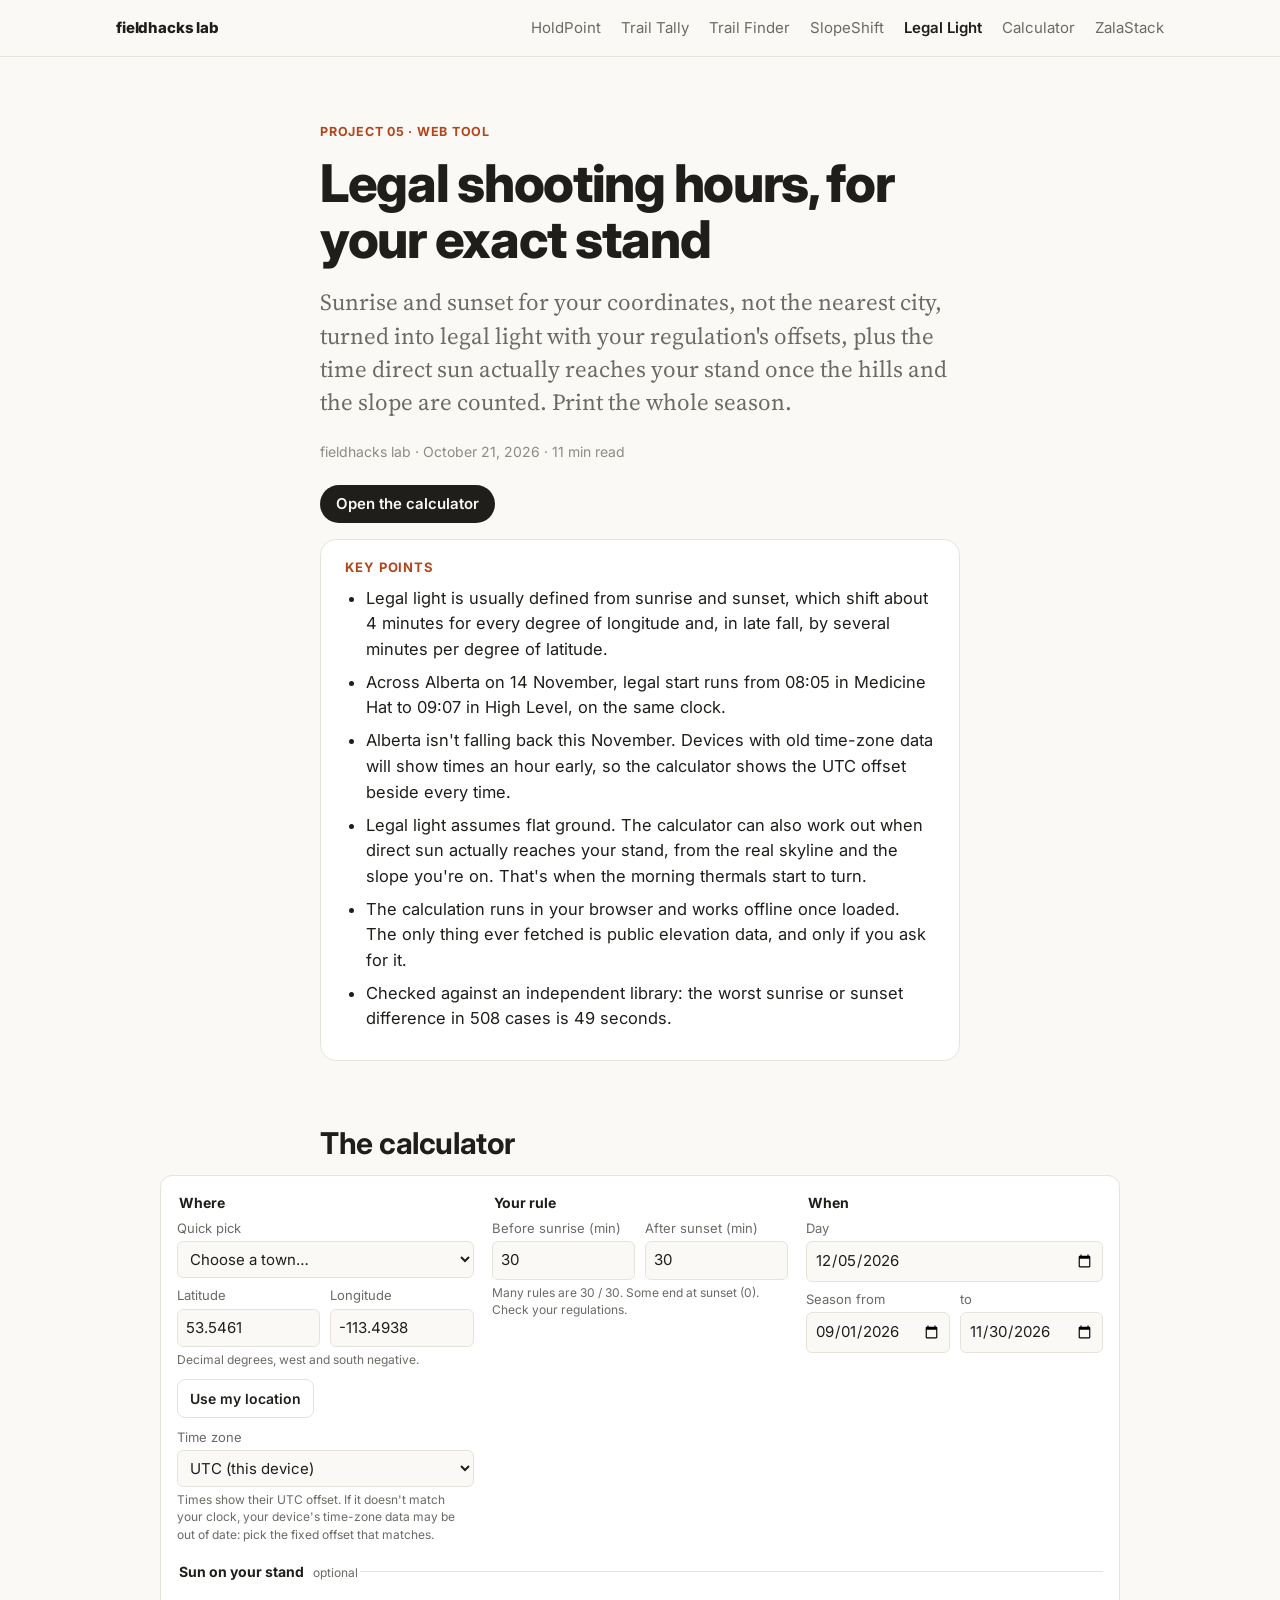
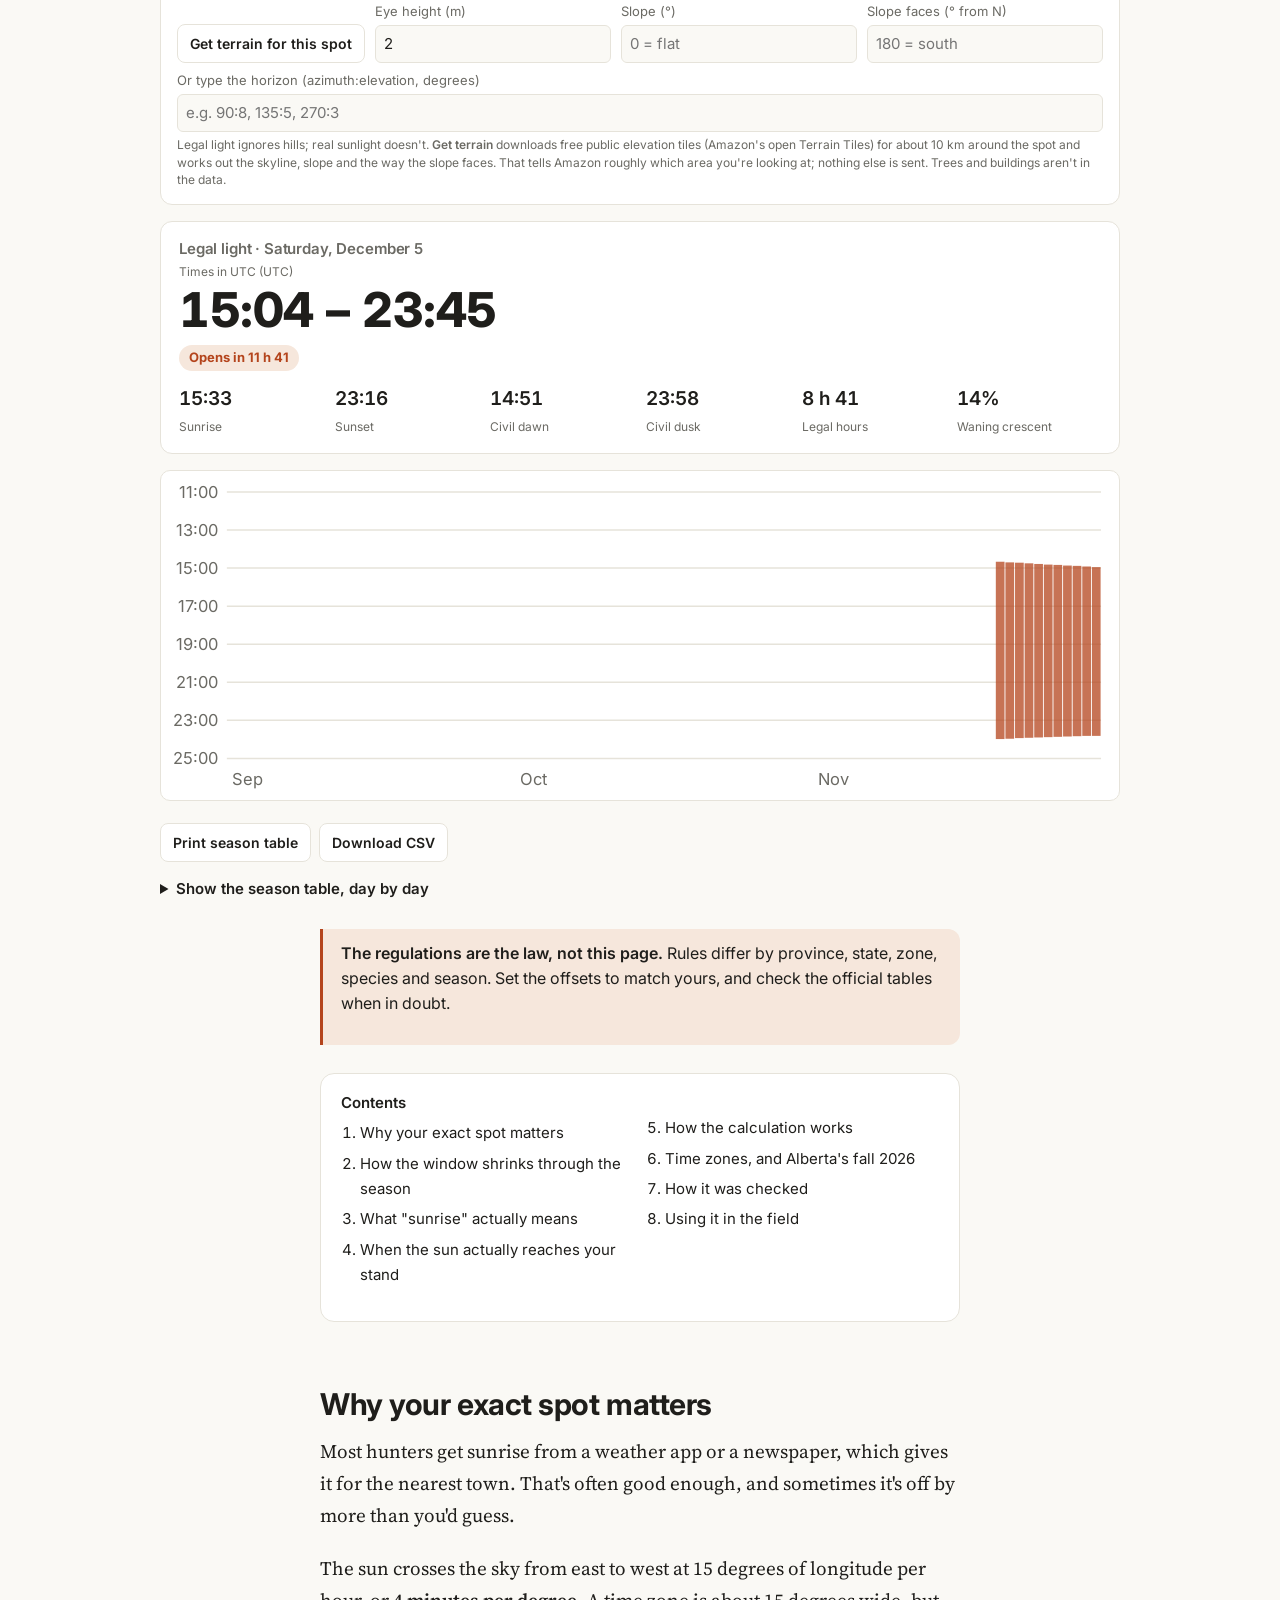
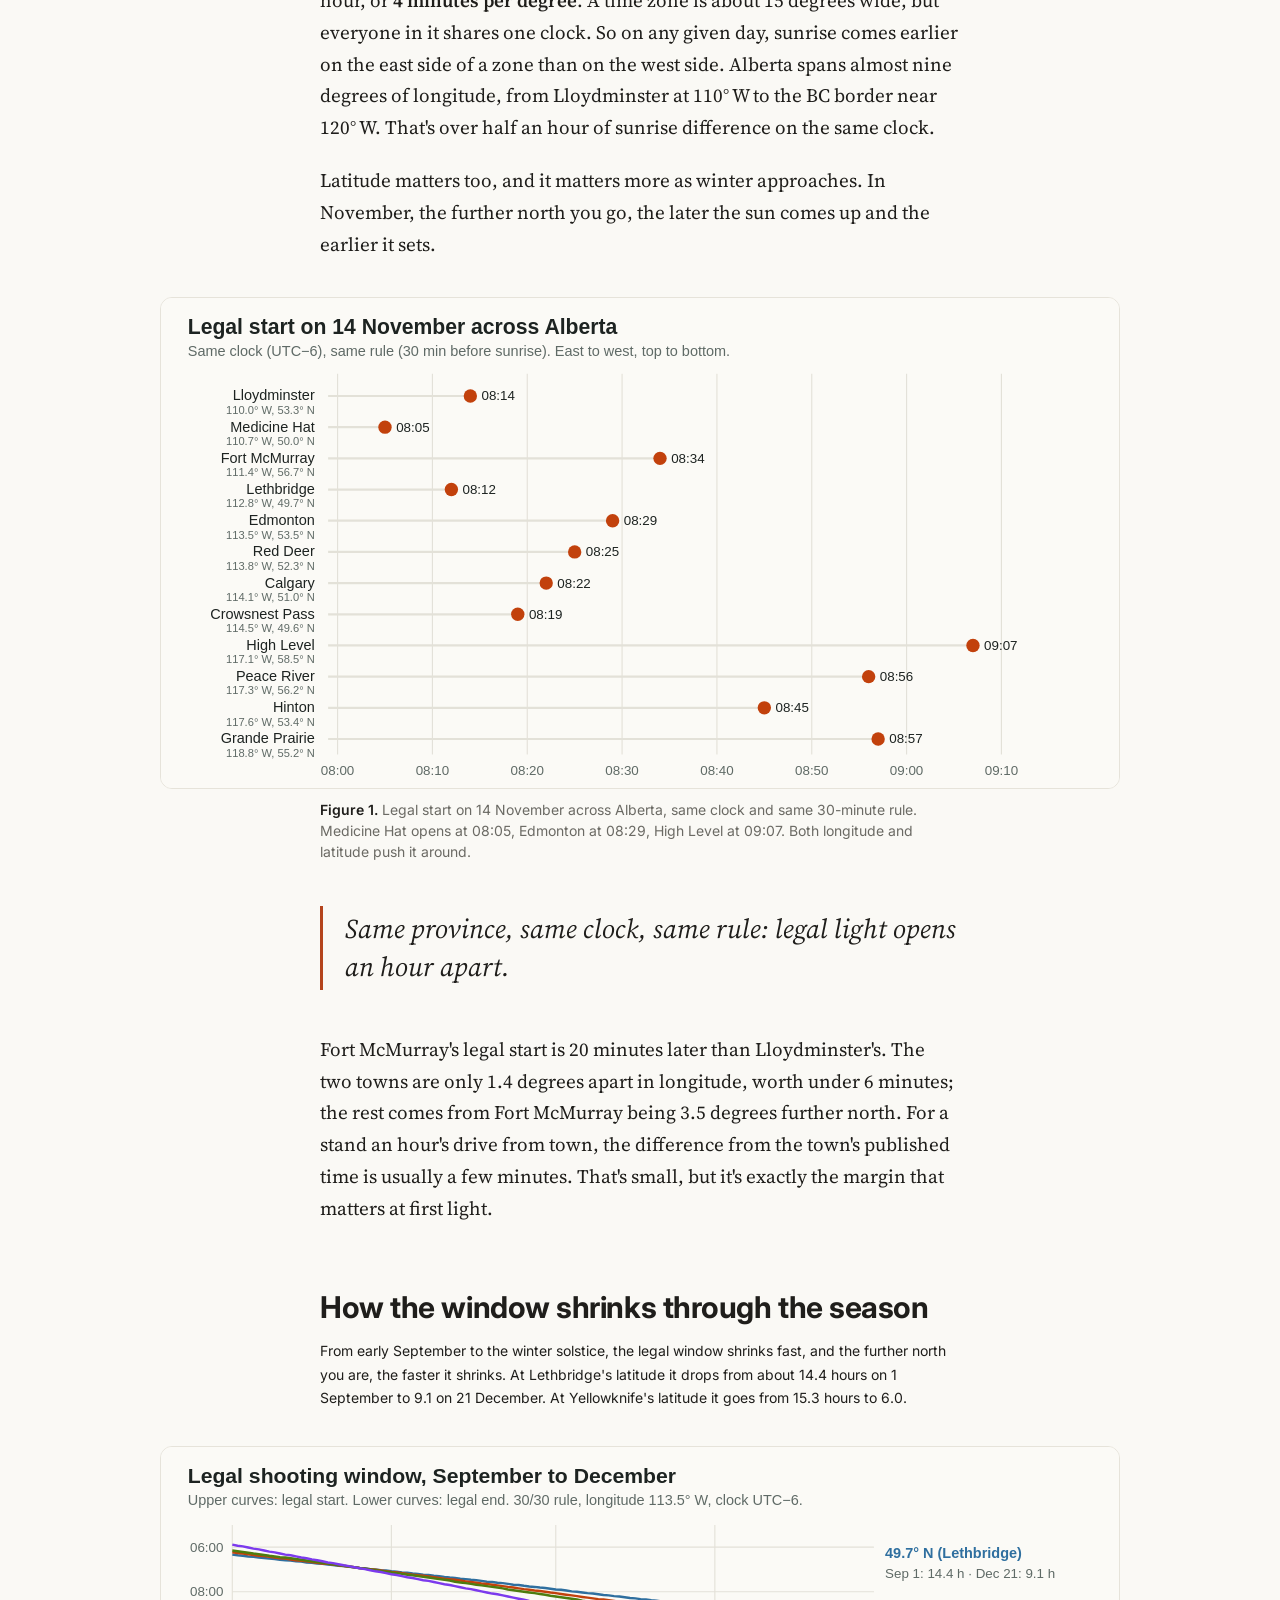
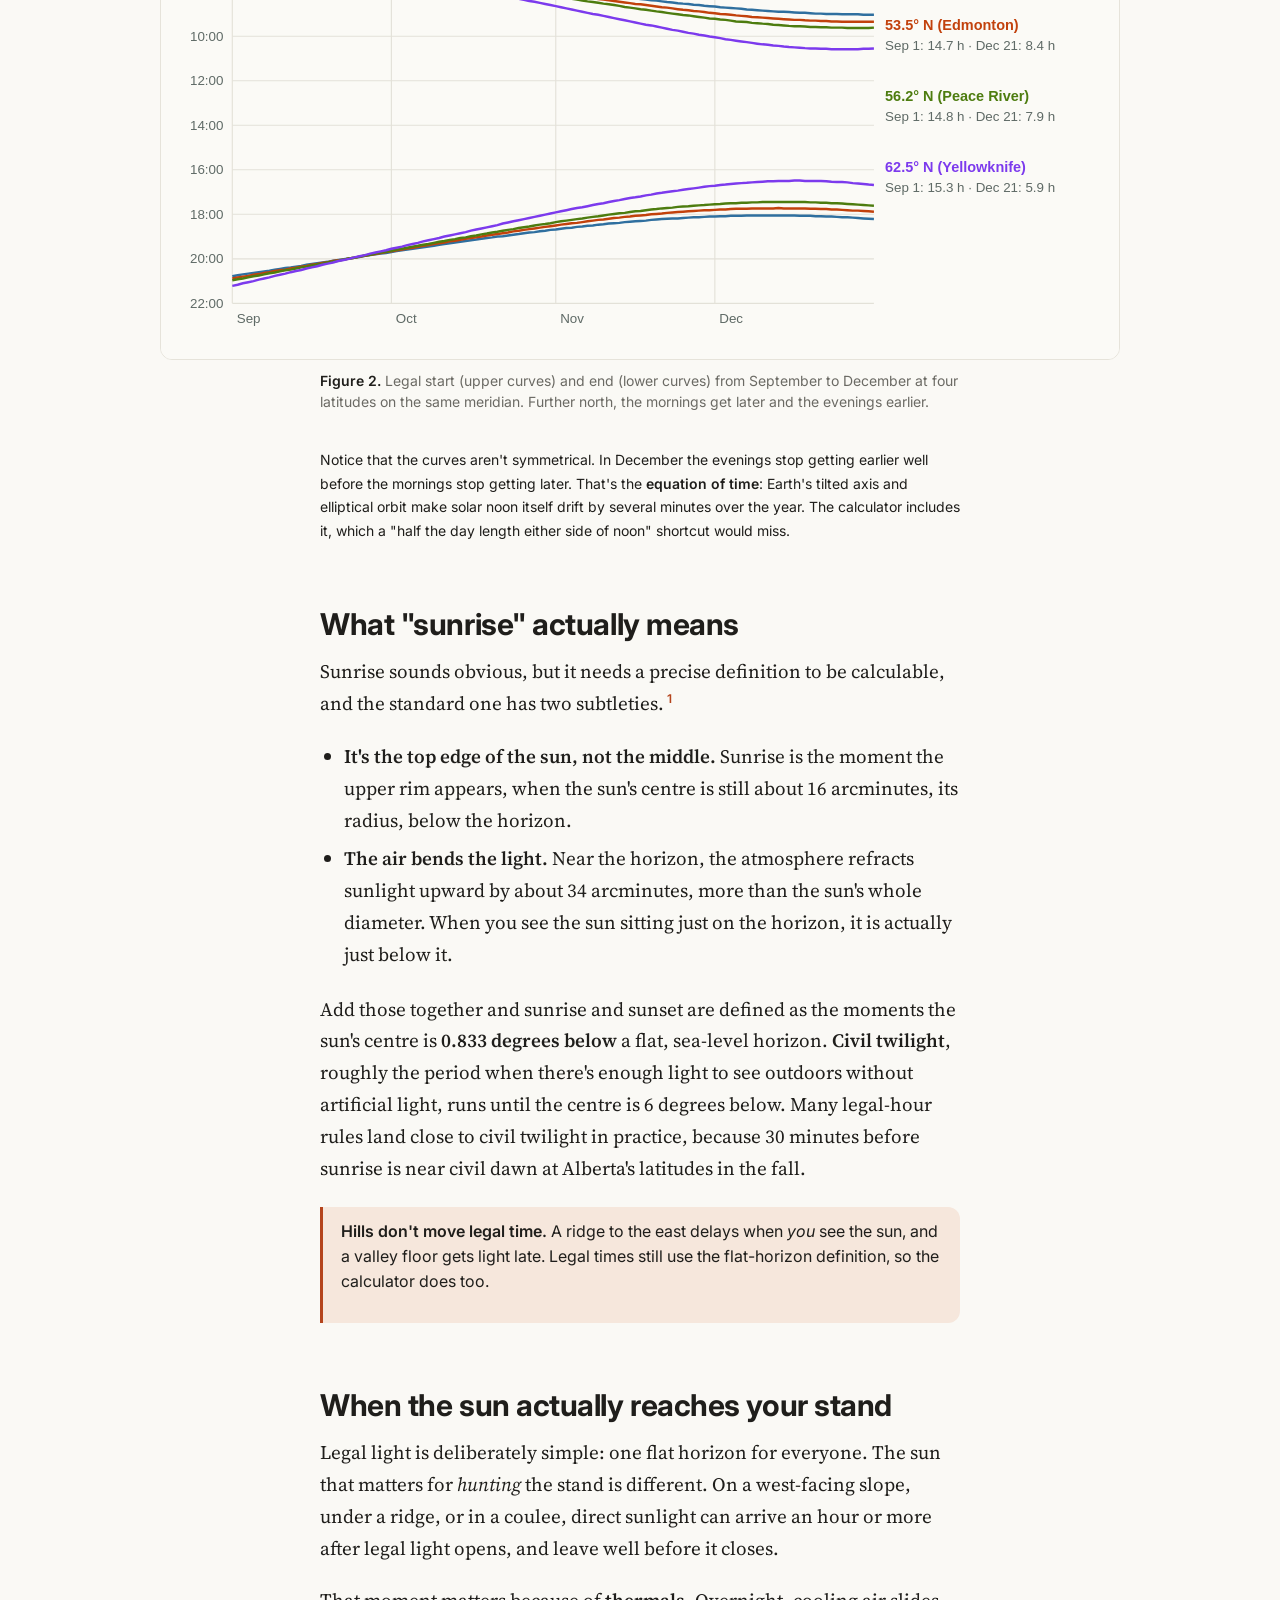
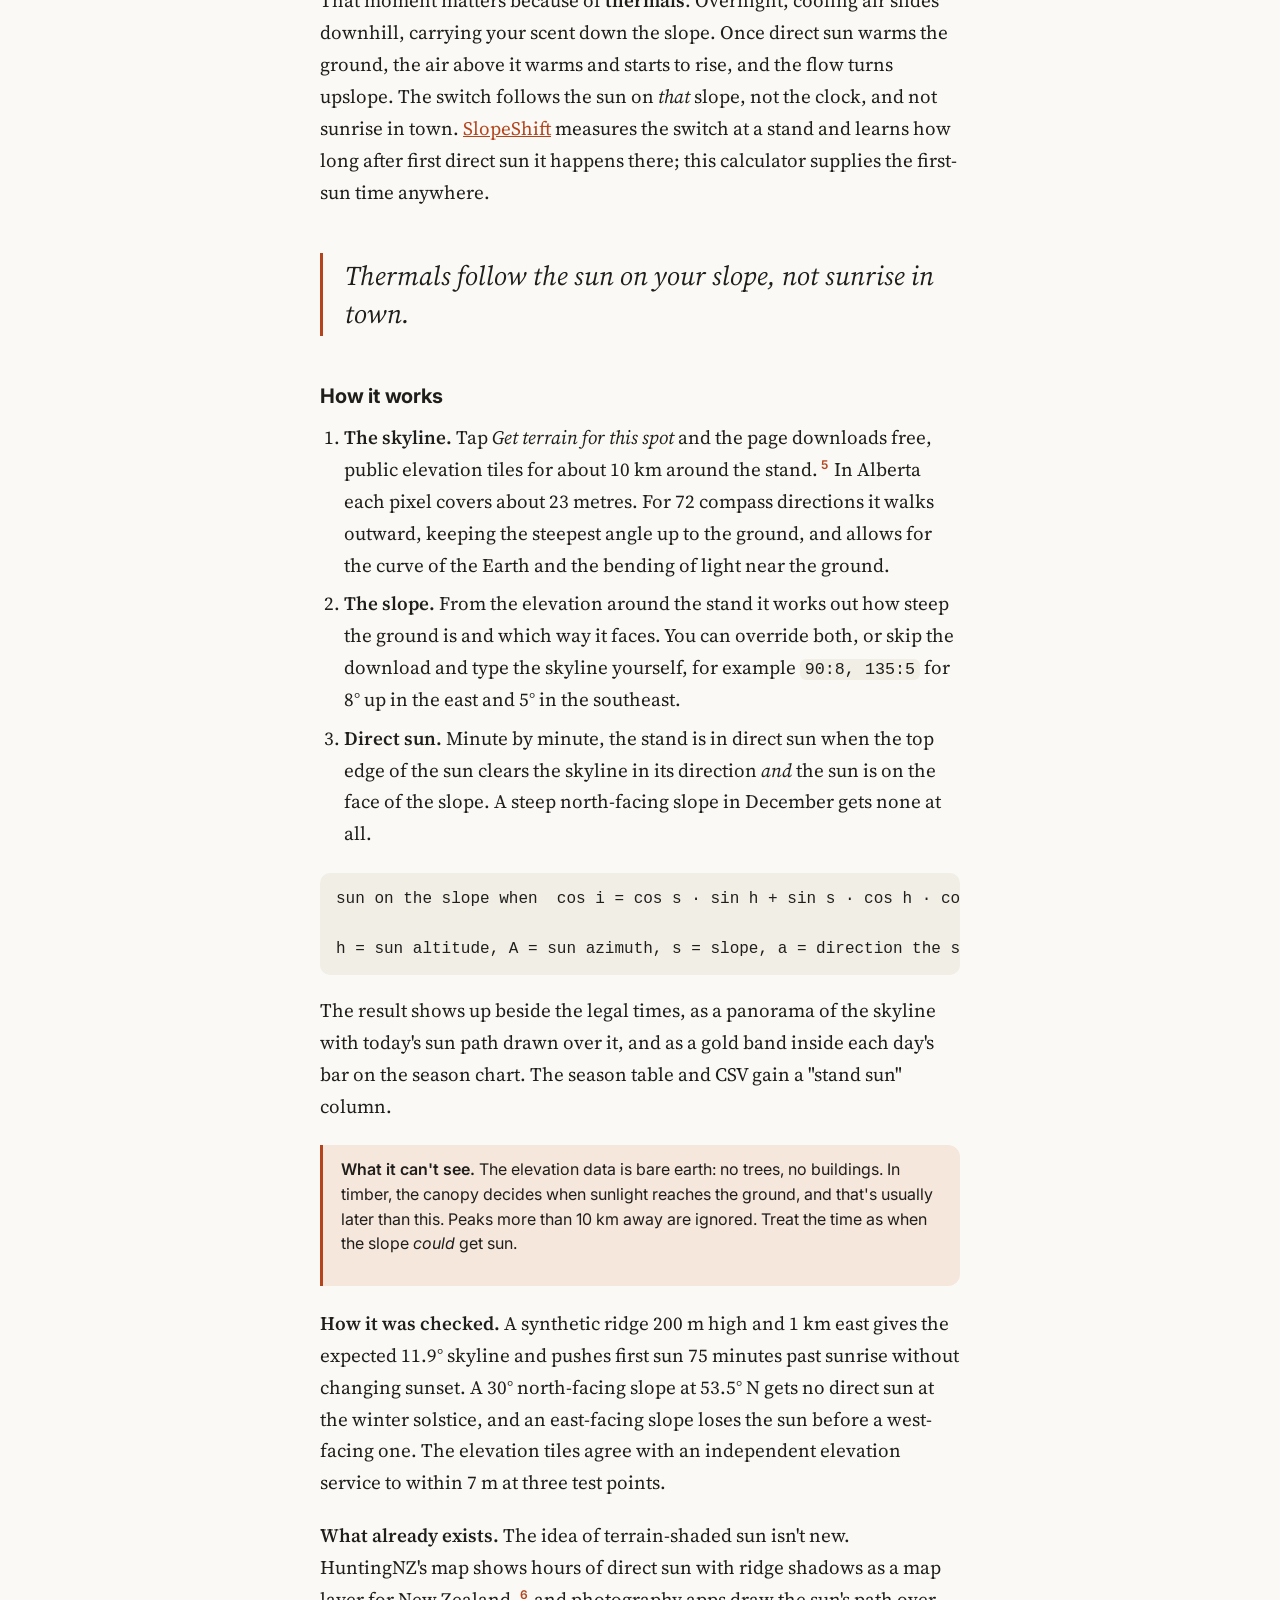
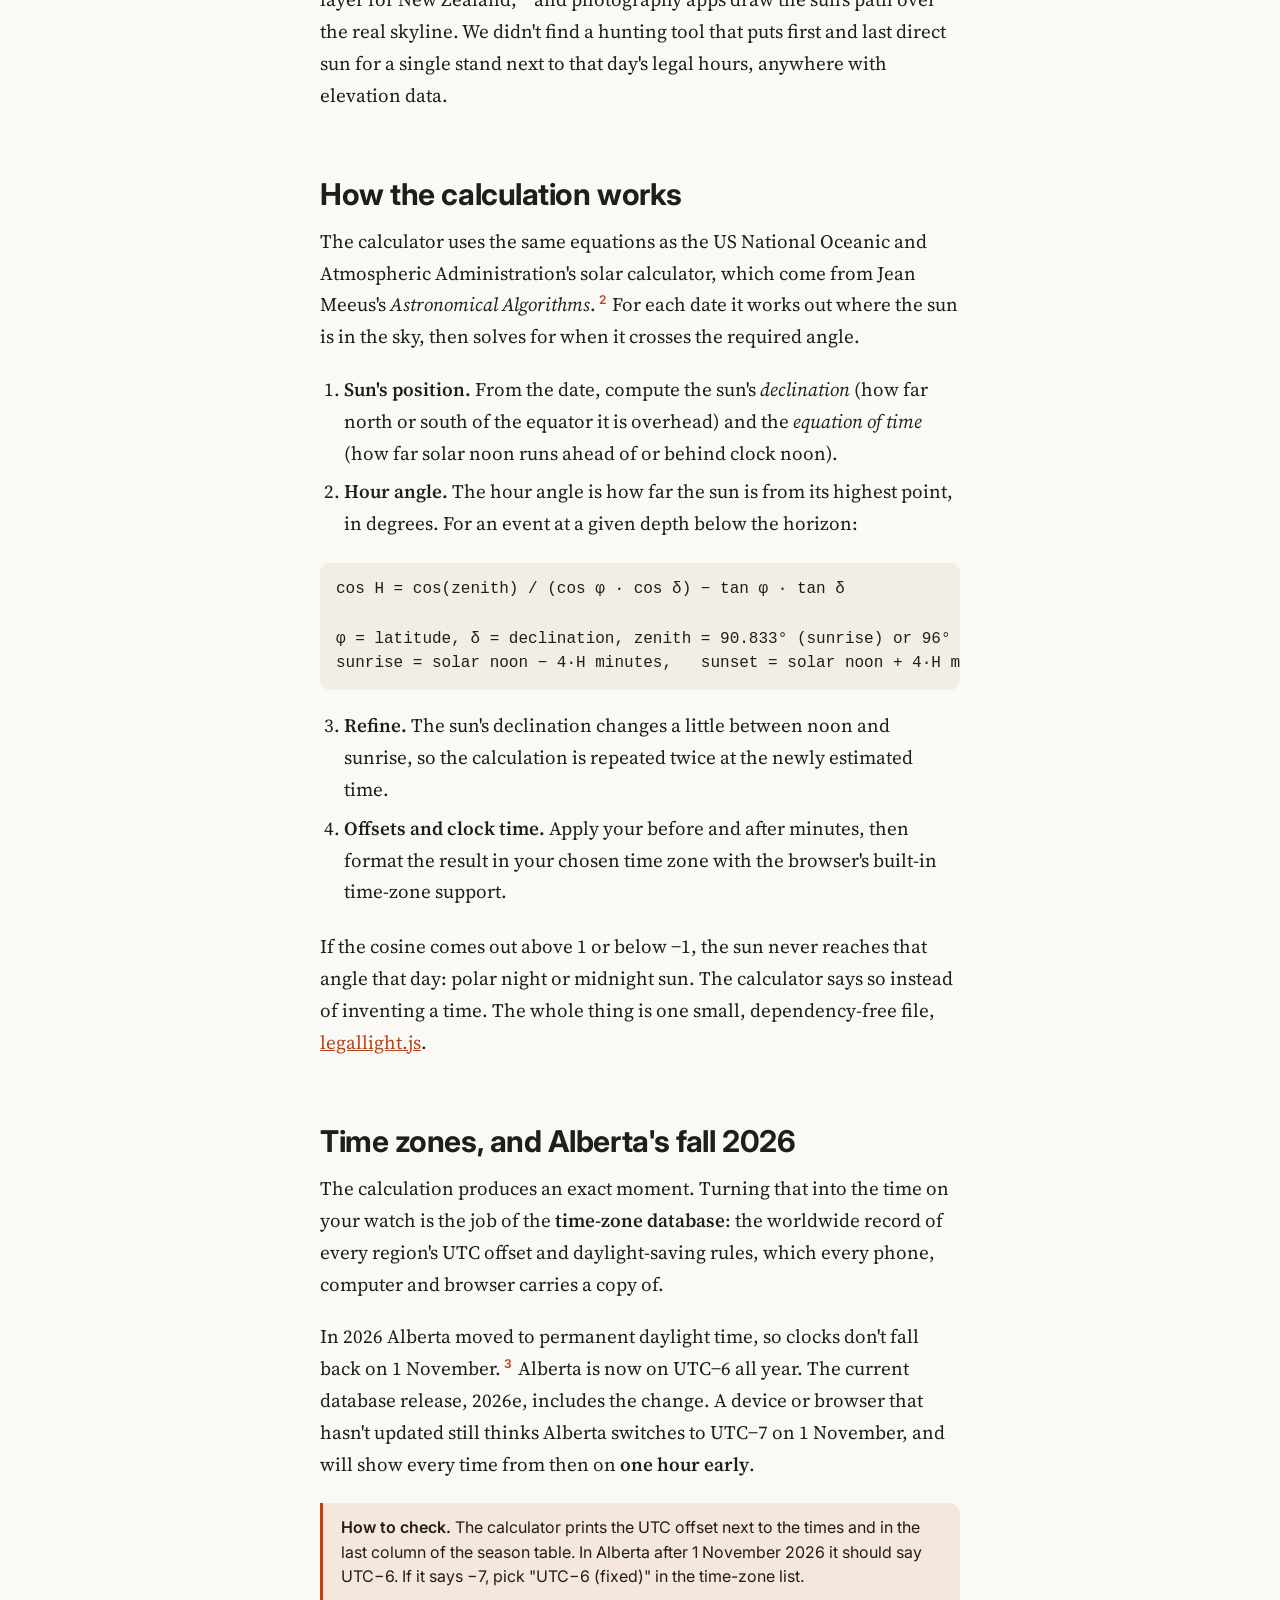
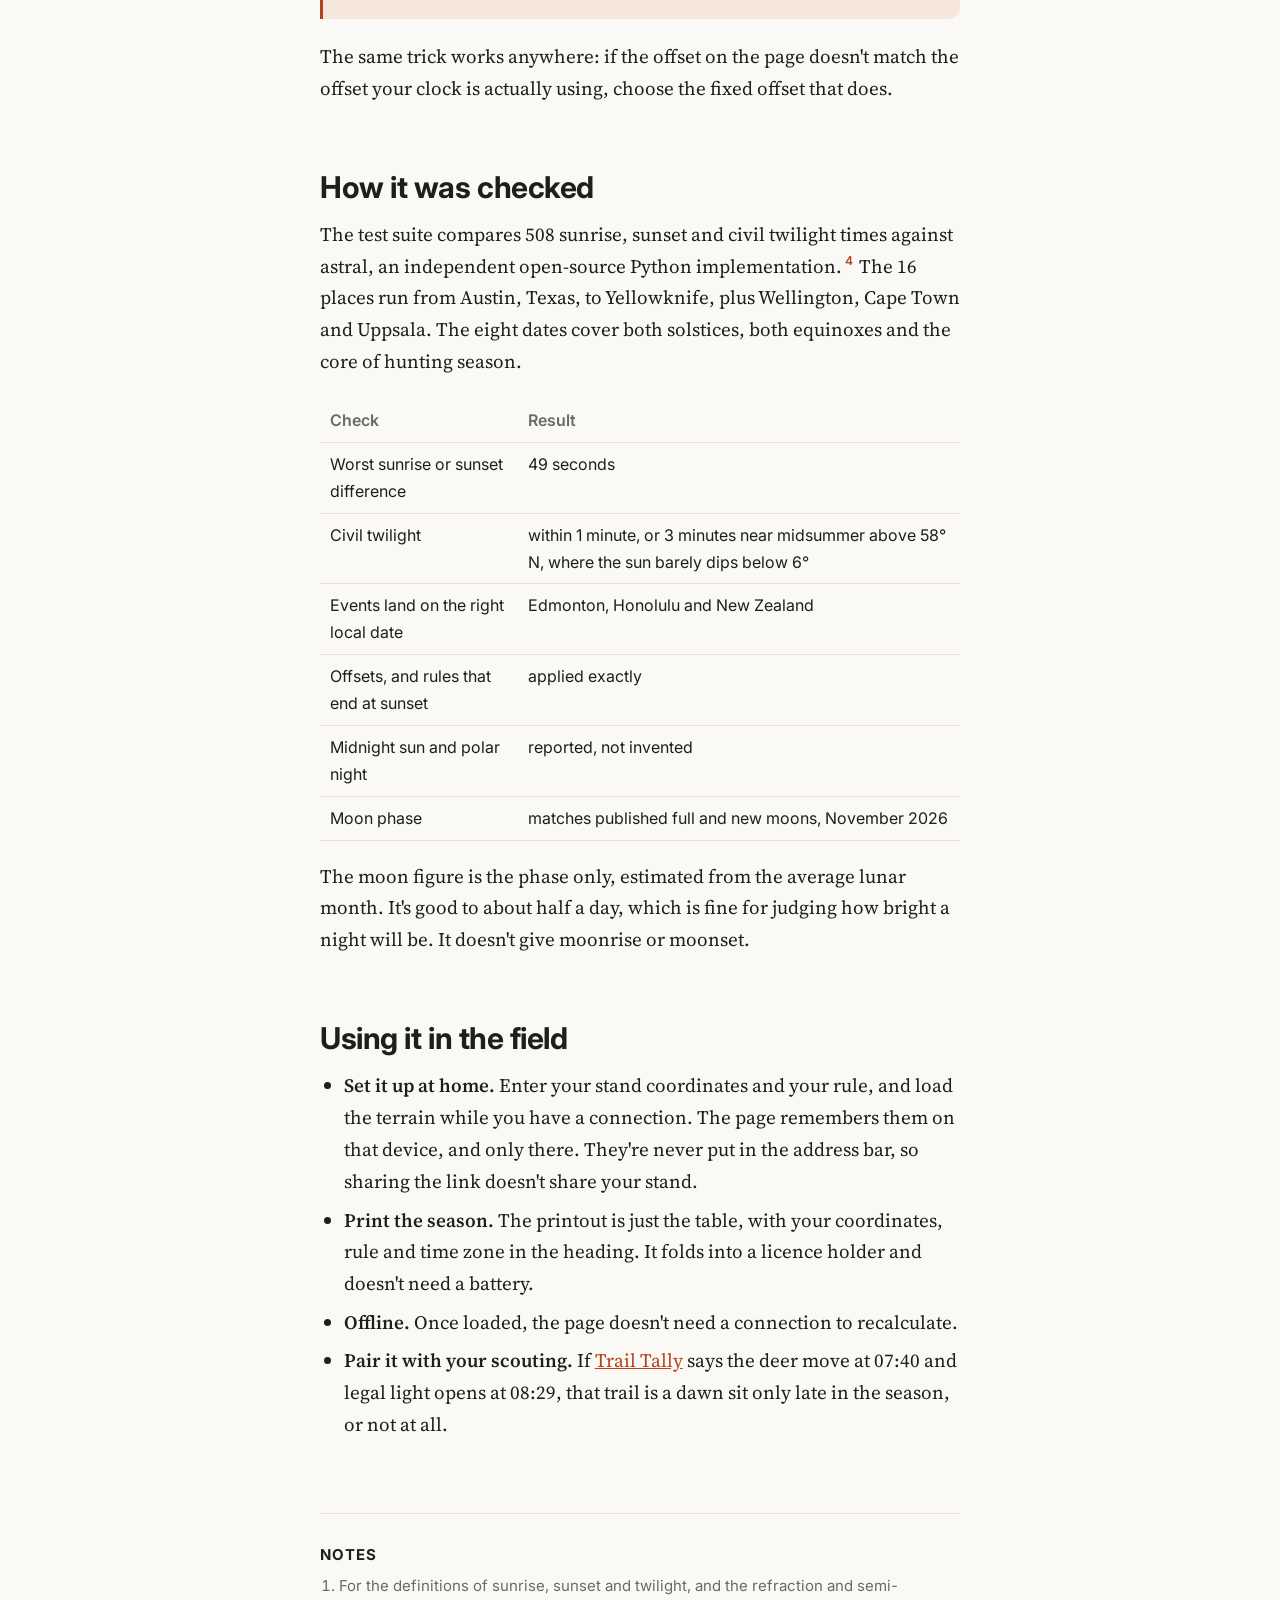
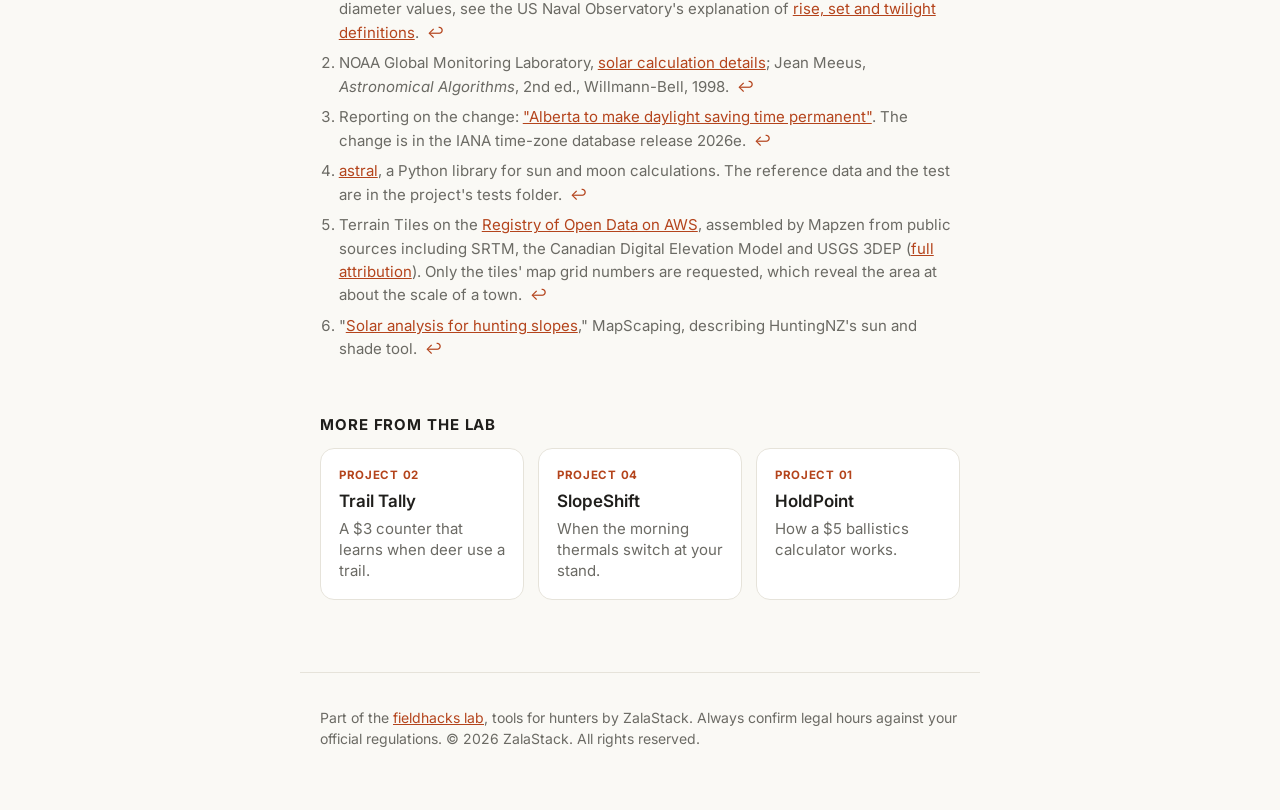
<file: legal-light/index.html>
<!doctype html>
<html lang="en">
<head>
<meta charset="utf-8">
<meta name="viewport" content="width=device-width, initial-scale=1">
<title>Legal Shooting Hours Calculator · Legal Light</title>
<meta name="description" content="Free legal shooting hours calculator for hunters: legal light for your exact stand with your own offsets, plus when direct sun actually reaches the stand from the real skyline and slope. Printable season table; location stays on your device.">
<link rel="canonical" href="https://lab.zalastack.com/fieldhacks/legal-light/">
<meta name="theme-color" content="#faf9f5">
<meta property="og:type" content="website">
<meta property="og:site_name" content="fieldhacks">
<meta property="og:title" content="Legal shooting hours for your exact stand">
<meta property="og:description" content="Sunrise and sunset for your coordinates, turned into legal light with your local offsets. Printable season table. ">
<meta property="og:url" content="https://lab.zalastack.com/fieldhacks/legal-light/">
<meta property="og:image" content="https://lab.zalastack.com/fieldhacks/social-preview.png">
<meta name="twitter:card" content="summary_large_image">
<link rel="icon" href="data:image/svg+xml,%3Csvg xmlns='http://www.w3.org/2000/svg' viewBox='0 0 32 32'%3E%3Crect width='32' height='32' rx='6' fill='%231d2321'/%3E%3Cpath d='M4 22h24' stroke='%23f59e0b' stroke-width='2.5'/%3E%3Cpath d='M9 22a7 7 0 0 1 14 0' fill='%23f59e0b'/%3E%3C/svg%3E">
<script type="application/ld+json">
{
  "@context": "https://schema.org",
  "@type": "WebApplication",
  "name": "Legal Light: legal shooting hours calculator",
  "url": "https://lab.zalastack.com/fieldhacks/legal-light/",
  "applicationCategory": "UtilitiesApplication",
  "operatingSystem": "Any (web browser)",
  "offers": {"@type": "Offer", "price": "0", "priceCurrency": "USD"},
  "description": "Sunrise, sunset, civil twilight and legal shooting hours for any coordinates and date, with configurable offsets and a printable season table."
}
</script>
<link rel="preconnect" href="https://fonts.googleapis.com"><link rel="preconnect" href="https://fonts.gstatic.com" crossorigin>
<link rel="stylesheet" href="https://fonts.googleapis.com/css2?family=Inter:wght@400;600;700;800&family=Source+Serif+4:ital,opsz,wght@0,8..60,400;0,8..60,600;1,8..60,400&display=swap">
<link rel="stylesheet" href="../style.css">
<style>
/* the calculator, inside the article column */
#tool .tool{margin:8px calc(50% - min(480px, 50vw - 16px)) 0;font:16px/1.5 var(--sans,Inter,system-ui,sans-serif)}
#tool form{background:var(--card,#fff);border:1px solid var(--line,#e3e1d8);border-radius:12px;padding:16px;display:grid;grid-template-columns:repeat(3,minmax(0,1fr));gap:18px}
@media (max-width:720px){#tool form{grid-template-columns:1fr}}
#tool fieldset{border:0;margin:0;padding:0;min-width:0}
#tool legend{font-weight:700;margin-bottom:6px;font-size:14px}
#tool .row{display:grid;grid-template-columns:1fr 1fr;gap:10px}
#tool label{display:block;font-size:13px;color:var(--muted,#5f6a66);min-width:0}
#tool input,#tool select{width:100%;min-width:0;margin-top:3px;padding:7px 8px;font:inherit;font-size:15px;color:var(--fg,#1d2321);background:var(--bg,#fbfaf6);border:1px solid var(--line,#e3e1d8);border-radius:6px}
#tool input:focus,#tool select:focus{outline:2px solid var(--accent,#b45309);outline-offset:1px}
#tool .hint{font-size:12px;line-height:1.45;color:var(--muted,#5f6a66);margin:4px 0 0}
#tool .actions{display:flex;flex-wrap:wrap;gap:8px;margin:10px 0}
#tool button{font:inherit;font-size:14px;font-weight:600;padding:8px 12px;border-radius:8px;border:1px solid var(--line,#e3e1d8);background:var(--card,#fff);color:var(--fg,#1d2321);cursor:pointer}
#tool button:hover{border-color:var(--accent,#b45309)}
#tool .today{background:var(--card,#fff);border:1px solid var(--line,#e3e1d8);border-radius:12px;padding:16px 18px;margin:16px 0}
#tool .today h3{margin:0 0 2px;font-size:15px;color:var(--muted,#5f6a66);font-weight:600}
#tool .window{font-size:clamp(32px,7vw,48px);font-weight:800;font-variant-numeric:tabular-nums;line-height:1.1;letter-spacing:-.01em}
#tool .status{display:inline-block;margin:8px 0 14px;font-weight:700;padding:3px 10px;border-radius:99px;background:var(--accent-bg,#fdecd3);color:var(--accent,#b45309);font-size:13px}
#tool .status.open{background:#dcfce7;color:#166534}
@media (prefers-color-scheme:dark){:root:not([data-theme="light"]) #tool .status.open{background:#14361f;color:#86efac}}
:root[data-theme="dark"] #tool .status.open{background:#14361f;color:#86efac}
#tool .stats{display:grid;grid-template-columns:repeat(auto-fit,minmax(104px,1fr));gap:12px}
#tool .stat b{display:block;font-size:19px;font-variant-numeric:tabular-nums}
#tool .stat span{font-size:12px;color:var(--muted,#5f6a66)}
#tool details{margin:8px 0}
#tool summary{cursor:pointer;font-weight:600;font-size:15px;padding:6px 0}
#season{font-family:Inter,system-ui,sans-serif;font-size:14px}
#season td,#season th{text-align:right;font-variant-numeric:tabular-nums;white-space:nowrap;padding:5px 8px}
#season td:first-child,#season th:first-child{text-align:left}
#season tr.now td{font-weight:700;background:var(--accent-bg,#fdecd3)}
#season tr.wk td:first-child{color:var(--accent,#b45309)}
#chart{width:100%;height:auto;border:1px solid var(--line,#e3e1d8);border-radius:10px;background:var(--card,#fff);margin:0 0 6px;font-family:Inter,system-ui,sans-serif}
#tool .err{color:#b91c1c;font-weight:600}
#tool fieldset.stand{grid-column:1/-1;border-top:1px solid var(--line,#e3e1d8);padding-top:14px}
#tool .row4{display:grid;grid-template-columns:auto repeat(3,minmax(0,1fr));gap:10px;align-items:end}
@media (max-width:720px){#tool .row4{grid-template-columns:1fr 1fr}#tool .row4>div{grid-column:1/-1}}
#tool .opt{font-weight:400;font-size:12px;color:var(--muted,#5f6a66);margin-left:6px}
#tool .standline{border-top:1px solid var(--line,#e3e1d8);margin-top:14px;padding-top:12px}
#pano{width:100%;height:auto;margin-top:10px;border-radius:8px;background:var(--bg,#fbfaf6)}
#season .sc{display:none}
#season.stand .sc{display:table-cell}
.print-head{display:none;font-size:12px;margin-bottom:6px}
@media print{
  body *{visibility:hidden}
  #seasonBox,#seasonBox *{visibility:visible}
  #seasonBox{position:absolute;left:0;top:0;width:100%}
  #seasonBox summary{display:none}
  .print-head{display:block!important}
  #season{font-size:10.5px}
  #season th,#season td{padding:2px 6px}
}
</style>
</head>
<body class="article-page">
<nav class="nav" aria-label="Site"><div class="in">
  <a class="brand" href="../">fieldhacks lab</a>
  <a href="../holdpoint/">HoldPoint</a>
  <a href="../trail-tally/">Trail Tally</a>
  <a href="../trail-finder/">Trail Finder</a>
  <a href="../slopeshift/">SlopeShift</a>
  <a href="../legal-light/" aria-current="page">Legal Light</a>
  <a href="../calculator.html">Calculator</a>
  <a href="https://www.zalastack.com">ZalaStack</a>
</div></nav>

<main class="article">
  <header class="article-head">
    <p class="eyebrow">Project 05 · Web tool</p>
    <h1>Legal shooting hours, for your exact stand</h1>
    <p class="dek">Sunrise and sunset for your coordinates, not the nearest city, turned into legal light with your regulation's offsets, plus the time direct sun actually reaches your stand once the hills and the slope are counted. Print the whole season.</p>
    <p class="byline">fieldhacks lab · October 21, 2026 · 11 min read</p>
    <p class="actions"><a class="btn" href="#tool">Open the calculator</a></p>
  </header>

  <aside class="keypoints"><h2>Key points</h2><ul>
    <li>Legal light is usually defined from sunrise and sunset, which shift about 4 minutes for every degree of longitude and, in late fall, by several minutes per degree of latitude.</li>
    <li>Across Alberta on 14 November, legal start runs from 08:05 in Medicine Hat to 09:07 in High Level, on the same clock.</li>
    <li>Alberta isn't falling back this November. Devices with old time-zone data will show times an hour early, so the calculator shows the UTC offset beside every time.</li>
    <li>Legal light assumes flat ground. The calculator can also work out when direct sun actually reaches your stand, from the real skyline and the slope you're on. That's when the morning thermals start to turn.</li>
    <li>The calculation runs in your browser and works offline once loaded. The only thing ever fetched is public elevation data, and only if you ask for it.</li>
    <li>Checked against an independent library: the worst sunrise or sunset difference in 508 cases is 49 seconds.</li>
  </ul></aside>

  <section id="tool">
    <h2>The calculator</h2>
    <div class="tool">
    <form id="f" autocomplete="off">
      <fieldset>
        <legend>Where</legend>
        <label>Quick pick
          <select id="preset">
            <option value="">Choose a town…</option>
          </select>
        </label>
        <div class="row" style="margin-top:8px">
          <label>Latitude <input id="lat" inputmode="decimal" value="53.5461"></label>
          <label>Longitude <input id="lon" inputmode="decimal" value="-113.4938"></label>
        </div>
        <p class="hint">Decimal degrees, west and south negative.</p>
        <div class="actions"><button type="button" id="geo">Use my location</button></div>
        <label>Time zone <select id="tz"></select></label>
        <p class="hint">Times show their UTC offset. If it doesn't match your clock, your device's time-zone data may be out of date: pick the fixed offset that matches.</p>
      </fieldset>
      <fieldset>
        <legend>Your rule</legend>
        <div class="row">
          <label>Before sunrise (min) <input id="before" type="number" min="0" max="120" value="30"></label>
          <label>After sunset (min) <input id="after" type="number" min="0" max="120" value="30"></label>
        </div>
        <p class="hint">Many rules are 30 / 30. Some end at sunset (0). Check your regulations.</p>
      </fieldset>
      <fieldset>
        <legend>When</legend>
        <label>Day <input id="day" type="date"></label>
        <div class="row" style="margin-top:8px">
          <label>Season from <input id="from" type="date"></label>
          <label>to <input id="to" type="date"></label>
        </div>
      </fieldset>
      <fieldset class="stand">
        <legend>Sun on your stand <span class="opt">optional</span></legend>
        <div class="row4">
          <div><button type="button" id="terrain">Get terrain for this spot</button></div>
          <label>Eye height (m) <input id="eye" type="number" min="0" max="40" step="0.5" value="2"></label>
          <label>Slope (°) <input id="slope" type="number" min="0" max="60" step="1" placeholder="0 = flat"></label>
          <label>Slope faces (° from N) <input id="aspect" type="number" min="0" max="359" step="1" placeholder="180 = south"></label>
        </div>
        <label style="margin-top:8px">Or type the horizon (azimuth:elevation, degrees) <input id="horizon" placeholder="e.g. 90:8, 135:5, 270:3"></label>
        <p class="hint" id="terrainNote">Legal light ignores hills; real sunlight doesn't. <b>Get terrain</b> downloads free public elevation tiles (Amazon's open Terrain Tiles) for about 10 km around the spot and works out the skyline, slope and the way the slope faces. That tells Amazon roughly which area you're looking at; nothing else is sent. Trees and buildings aren't in the data.</p>
      </fieldset>
    </form>
    <div class="today" aria-live="polite">
        <h3 id="dayLabel">Legal light</h3>
        <p class="hint" id="zoneLabel" style="margin:0 0 4px"></p>
        <div class="window" id="window">—</div>
        <div class="status" id="status">—</div>
        <div class="stats">
          <div class="stat"><b id="sRise">—</b><span>Sunrise</span></div>
          <div class="stat"><b id="sSet">—</b><span>Sunset</span></div>
          <div class="stat"><b id="sDawn">—</b><span>Civil dawn</span></div>
          <div class="stat"><b id="sDusk">—</b><span>Civil dusk</span></div>
          <div class="stat"><b id="sLen">—</b><span>Legal hours</span></div>
          <div class="stat"><b id="sMoon">—</b><span id="sMoonName">Moon</span></div>
        </div>
        <div class="standline" id="standLine" hidden>
          <div class="stats">
            <div class="stat"><b id="sStand">—</b><span>Direct sun on stand</span></div>
            <div class="stat"><b id="sStandLen">—</b><span>Hours of direct sun</span></div>
            <div class="stat"><b id="sStandLag">—</b><span>After flat sunrise</span></div>
          </div>
          <svg id="pano" viewBox="0 0 640 200" role="img" aria-label="Skyline around the stand with today's sun path"></svg>
          <p class="hint" id="standNote"></p>
        </div>
        <p id="err" class="err" hidden></p>
      </div>

      <svg id="chart" viewBox="0 0 640 220" role="img" aria-label="Legal shooting window across the season"></svg>

      <div class="actions noprint">
        <button type="button" id="print">Print season table</button>
        <button type="button" id="csv">Download CSV</button>
      </div>
      <details id="seasonBox"><summary>Show the season table, day by day</summary>
      <div class="print-head" id="printHead"></div>
      <div class="table-wrap">
        <table id="season">
          <thead><tr><th>Date</th><th>Legal start</th><th>Sunrise</th><th>Sunset</th><th>Legal end</th><th>Hours</th><th>Moon</th><th class="sc">Stand sun</th><th>UTC</th></tr></thead>
          <tbody></tbody>
        </table>
      </div>
      </details>
    
    </div>
    <div class="callout"><p><b>The regulations are the law, not this page.</b> Rules differ by province, state, zone, species and season. Set the offsets to match yours, and check the official tables when in doubt.</p></div>
  </section>

  <nav class="toc" aria-label="Contents"><b>Contents</b><ol>
    <li><a href="#where">Why your exact spot matters</a></li>
    <li><a href="#season">How the window shrinks through the season</a></li>
    <li><a href="#sunrise">What "sunrise" actually means</a></li>
    <li><a href="#standsun">When the sun actually reaches your stand</a></li>
    <li><a href="#math">How the calculation works</a></li>
    <li><a href="#clocks">Time zones, and Alberta's fall 2026</a></li>
    <li><a href="#checked">How it was checked</a></li>
    <li><a href="#field">Using it in the field</a></li>
  </ol></nav>

  <section id="where">
    <h2>Why your exact spot matters</h2>
    <p>Most hunters get sunrise from a weather app or a newspaper, which gives it for the nearest town. That's often good enough, and sometimes it's off by more than you'd guess.</p>
    <p>The sun crosses the sky from east to west at 15 degrees of longitude per hour, or <b>4 minutes per degree</b>. A time zone is about 15 degrees wide, but everyone in it shares one clock. So on any given day, sunrise comes earlier on the east side of a zone than on the west side. Alberta spans almost nine degrees of longitude, from Lloydminster at 110° W to the BC border near 120° W. That's over half an hour of sunrise difference on the same clock.</p>
    <p>Latitude matters too, and it matters more as winter approaches. In November, the further north you go, the later the sun comes up and the earlier it sets.</p>
    <figure class="wide"><img src="../img/05-legal-light/alberta-start.svg" width="860" height="440" loading="lazy" alt="Dot chart of legal shooting start on 14 November 2026 for twelve Alberta towns, from 08:05 in Medicine Hat to 09:07 in High Level"><figcaption><b>Figure 1.</b> Legal start on 14 November across Alberta, same clock and same 30-minute rule. Medicine Hat opens at 08:05, Edmonton at 08:29, High Level at 09:07. Both longitude and latitude push it around.</figcaption></figure>
    <blockquote class="pull">Same province, same clock, same rule: legal light opens an hour apart.</blockquote>
    <p>Fort McMurray's legal start is 20 minutes later than Lloydminster's. The two towns are only 1.4 degrees apart in longitude, worth under 6 minutes; the rest comes from Fort McMurray being 3.5 degrees further north. For a stand an hour's drive from town, the difference from the town's published time is usually a few minutes. That's small, but it's exactly the margin that matters at first light.</p>
  </section>

  <section id="season">
    <h2>How the window shrinks through the season</h2>
    <p>From early September to the winter solstice, the legal window shrinks fast, and the further north you are, the faster it shrinks. At Lethbridge's latitude it drops from about 14.4 hours on 1 September to 9.1 on 21 December. At Yellowknife's latitude it goes from 15.3 hours to 6.0.</p>
    <figure class="wide"><img src="../img/05-legal-light/season-latitude.svg" width="860" height="460" loading="lazy" alt="Line chart of legal start and end times from September to December at four latitudes; the window narrows through the fall, much faster at higher latitudes"><figcaption><b>Figure 2.</b> Legal start (upper curves) and end (lower curves) from September to December at four latitudes on the same meridian. Further north, the mornings get later and the evenings earlier.</figcaption></figure>
    <p>Notice that the curves aren't symmetrical. In December the evenings stop getting earlier well before the mornings stop getting later. That's the <b>equation of time</b>: Earth's tilted axis and elliptical orbit make solar noon itself drift by several minutes over the year. The calculator includes it, which a "half the day length either side of noon" shortcut would miss.</p>
  </section>

  <section id="sunrise">
    <h2>What "sunrise" actually means</h2>
    <p>Sunrise sounds obvious, but it needs a precise definition to be calculable, and the standard one has two subtleties.<sup class="ref"><a href="#n1" id="r1">1</a></sup></p>
    <ul>
      <li><b>It's the top edge of the sun, not the middle.</b> Sunrise is the moment the upper rim appears, when the sun's centre is still about 16 arcminutes, its radius, below the horizon.</li>
      <li><b>The air bends the light.</b> Near the horizon, the atmosphere refracts sunlight upward by about 34 arcminutes, more than the sun's whole diameter. When you see the sun sitting just on the horizon, it is actually just below it.</li>
    </ul>
    <p>Add those together and sunrise and sunset are defined as the moments the sun's centre is <b>0.833 degrees below</b> a flat, sea-level horizon. <b>Civil twilight</b>, roughly the period when there's enough light to see outdoors without artificial light, runs until the centre is 6 degrees below. Many legal-hour rules land close to civil twilight in practice, because 30 minutes before sunrise is near civil dawn at Alberta's latitudes in the fall.</p>
    <div class="callout"><p><b>Hills don't move legal time.</b> A ridge to the east delays when <i>you</i> see the sun, and a valley floor gets light late. Legal times still use the flat-horizon definition, so the calculator does too.</p></div>
  </section>

  <section id="standsun">
    <h2>When the sun actually reaches your stand</h2>
    <p>Legal light is deliberately simple: one flat horizon for everyone. The sun that matters for <i>hunting</i> the stand is different. On a west-facing slope, under a ridge, or in a coulee, direct sunlight can arrive an hour or more after legal light opens, and leave well before it closes.</p>
    <p>That moment matters because of <b>thermals</b>. Overnight, cooling air slides downhill, carrying your scent down the slope. Once direct sun warms the ground, the air above it warms and starts to rise, and the flow turns upslope. The switch follows the sun on <i>that</i> slope, not the clock, and not sunrise in town. <a href="../slopeshift/">SlopeShift</a> measures the switch at a stand and learns how long after first direct sun it happens there; this calculator supplies the first-sun time anywhere.</p>
    <blockquote class="pull">Thermals follow the sun on your slope, not sunrise in town.</blockquote>
    <h3>How it works</h3>
    <ol>
      <li><b>The skyline.</b> Tap <i>Get terrain for this spot</i> and the page downloads free, public elevation tiles for about 10 km around the stand.<sup class="ref"><a href="#n5" id="r5">5</a></sup> In Alberta each pixel covers about 23 metres. For 72 compass directions it walks outward, keeping the steepest angle up to the ground, and allows for the curve of the Earth and the bending of light near the ground.</li>
      <li><b>The slope.</b> From the elevation around the stand it works out how steep the ground is and which way it faces. You can override both, or skip the download and type the skyline yourself, for example <code>90:8, 135:5</code> for 8° up in the east and 5° in the southeast.</li>
      <li><b>Direct sun.</b> Minute by minute, the stand is in direct sun when the top edge of the sun clears the skyline in its direction <i>and</i> the sun is on the face of the slope. A steep north-facing slope in December gets none at all.</li>
    </ol>
    <div class="eq">sun on the slope when  cos i = cos s · sin h + sin s · cos h · cos(A − a)  &gt; 0

h = sun altitude, A = sun azimuth, s = slope, a = direction the slope faces</div>
    <p>The result shows up beside the legal times, as a panorama of the skyline with today's sun path drawn over it, and as a gold band inside each day's bar on the season chart. The season table and CSV gain a "stand sun" column.</p>
    <div class="callout"><p><b>What it can't see.</b> The elevation data is bare earth: no trees, no buildings. In timber, the canopy decides when sunlight reaches the ground, and that's usually later than this. Peaks more than 10 km away are ignored. Treat the time as when the slope <i>could</i> get sun.</p></div>
    <p><b>How it was checked.</b> A synthetic ridge 200 m high and 1 km east gives the expected 11.9° skyline and pushes first sun 75 minutes past sunrise without changing sunset. A 30° north-facing slope at 53.5° N gets no direct sun at the winter solstice, and an east-facing slope loses the sun before a west-facing one. The elevation tiles agree with an independent elevation service to within 7 m at three test points.</p>
    <p><b>What already exists.</b> The idea of terrain-shaded sun isn't new. HuntingNZ's map shows hours of direct sun with ridge shadows as a map layer for New Zealand,<sup class="ref"><a href="#n6" id="r6">6</a></sup> and photography apps draw the sun's path over the real skyline. We didn't find a hunting tool that puts first and last direct sun for a single stand next to that day's legal hours, anywhere with elevation data.</p>
  </section>

  <section id="math">
    <h2>How the calculation works</h2>
    <p>The calculator uses the same equations as the US National Oceanic and Atmospheric Administration's solar calculator, which come from Jean Meeus's <i>Astronomical Algorithms</i>.<sup class="ref"><a href="#n2" id="r2">2</a></sup> For each date it works out where the sun is in the sky, then solves for when it crosses the required angle.</p>
    <ol>
      <li><b>Sun's position.</b> From the date, compute the sun's <i>declination</i> (how far north or south of the equator it is overhead) and the <i>equation of time</i> (how far solar noon runs ahead of or behind clock noon).</li>
      <li><b>Hour angle.</b> The hour angle is how far the sun is from its highest point, in degrees. For an event at a given depth below the horizon:</li>
    </ol>
    <div class="eq">cos H = cos(zenith) / (cos φ · cos δ) − tan φ · tan δ

φ = latitude, δ = declination, zenith = 90.833° (sunrise) or 96° (civil)
sunrise = solar noon − 4·H minutes,   sunset = solar noon + 4·H minutes</div>
    <ol start="3">
      <li><b>Refine.</b> The sun's declination changes a little between noon and sunrise, so the calculation is repeated twice at the newly estimated time.</li>
      <li><b>Offsets and clock time.</b> Apply your before and after minutes, then format the result in your chosen time zone with the browser's built-in time-zone support.</li>
    </ol>
    <p>If the cosine comes out above 1 or below −1, the sun never reaches that angle that day: polar night or midnight sun. The calculator says so instead of inventing a time. The whole thing is one small, dependency-free file, <a href="legallight.js">legallight.js</a>.</p>
  </section>

  <section id="clocks">
    <h2>Time zones, and Alberta's fall 2026</h2>
    <p>The calculation produces an exact moment. Turning that into the time on your watch is the job of the <b>time-zone database</b>: the worldwide record of every region's UTC offset and daylight-saving rules, which every phone, computer and browser carries a copy of.</p>
    <p>In 2026 Alberta moved to permanent daylight time, so clocks don't fall back on 1 November.<sup class="ref"><a href="#n3" id="r3">3</a></sup> Alberta is now on UTC−6 all year. The current database release, 2026e, includes the change. A device or browser that hasn't updated still thinks Alberta switches to UTC−7 on 1 November, and will show every time from then on <b>one hour early</b>.</p>
    <div class="callout"><p><b>How to check.</b> The calculator prints the UTC offset next to the times and in the last column of the season table. In Alberta after 1 November 2026 it should say UTC−6. If it says −7, pick "UTC−6 (fixed)" in the time-zone list.</p></div>
    <p>The same trick works anywhere: if the offset on the page doesn't match the offset your clock is actually using, choose the fixed offset that does.</p>
  </section>

  <section id="checked">
    <h2>How it was checked</h2>
    <p>The test suite compares 508 sunrise, sunset and civil twilight times against astral, an independent open-source Python implementation.<sup class="ref"><a href="#n4" id="r4">4</a></sup> The 16 places run from Austin, Texas, to Yellowknife, plus Wellington, Cape Town and Uppsala. The eight dates cover both solstices, both equinoxes and the core of hunting season.</p>
    <div class="table-wrap"><table>
      <thead><tr><th>Check</th><th>Result</th></tr></thead>
      <tbody>
        <tr><td>Worst sunrise or sunset difference</td><td>49 seconds</td></tr>
        <tr><td>Civil twilight</td><td>within 1 minute, or 3 minutes near midsummer above 58° N, where the sun barely dips below 6°</td></tr>
        <tr><td>Events land on the right local date</td><td>Edmonton, Honolulu and New Zealand</td></tr>
        <tr><td>Offsets, and rules that end at sunset</td><td>applied exactly</td></tr>
        <tr><td>Midnight sun and polar night</td><td>reported, not invented</td></tr>
        <tr><td>Moon phase</td><td>matches published full and new moons, November 2026</td></tr>
      </tbody>
    </table></div>
    <p>The moon figure is the phase only, estimated from the average lunar month. It's good to about half a day, which is fine for judging how bright a night will be. It doesn't give moonrise or moonset.</p>
  </section>

  <section id="field">
    <h2>Using it in the field</h2>
    <ul>
      <li><b>Set it up at home.</b> Enter your stand coordinates and your rule, and load the terrain while you have a connection. The page remembers them on that device, and only there. They're never put in the address bar, so sharing the link doesn't share your stand.</li>
      <li><b>Print the season.</b> The printout is just the table, with your coordinates, rule and time zone in the heading. It folds into a licence holder and doesn't need a battery.</li>
      <li><b>Offline.</b> Once loaded, the page doesn't need a connection to recalculate.</li>
      <li><b>Pair it with your scouting.</b> If <a href="../trail-tally/">Trail Tally</a> says the deer move at 07:40 and legal light opens at 08:29, that trail is a dawn sit only late in the season, or not at all.</li>
    </ul>
  </section>

  <section class="notes"><h2>Notes</h2><ol>
    <li id="n1">For the definitions of sunrise, sunset and twilight, and the refraction and semi-diameter values, see the US Naval Observatory's explanation of <a href="https://aa.usno.navy.mil/faq/RST_defs">rise, set and twilight definitions</a>. <a href="#r1" aria-label="back to text">↩</a></li>
    <li id="n2">NOAA Global Monitoring Laboratory, <a href="https://gml.noaa.gov/grad/solcalc/calcdetails.html">solar calculation details</a>; Jean Meeus, <i>Astronomical Algorithms</i>, 2nd ed., Willmann-Bell, 1998. <a href="#r2" aria-label="back to text">↩</a></li>
    <li id="n3">Reporting on the change: <a href="https://www.insurancebusinessmag.com/ca/business-strategy/alberta-to-make-daylight-saving-time-permanent-572723.aspx">"Alberta to make daylight saving time permanent"</a>. The change is in the IANA time-zone database release 2026e. <a href="#r3" aria-label="back to text">↩</a></li>
    <li id="n4"><a href="https://github.com/sffjunkie/astral">astral</a>, a Python library for sun and moon calculations. The reference data and the test are in the project's tests folder. <a href="#r4" aria-label="back to text">↩</a></li>
    <li id="n5">Terrain Tiles on the <a href="https://registry.opendata.aws/terrain-tiles/">Registry of Open Data on AWS</a>, assembled by Mapzen from public sources including SRTM, the Canadian Digital Elevation Model and USGS 3DEP (<a href="https://github.com/tilezen/joerd/blob/master/docs/attribution.md">full attribution</a>). Only the tiles' map grid numbers are requested, which reveal the area at about the scale of a town. <a href="#r5" aria-label="back to text">↩</a></li>
    <li id="n6">"<a href="https://mapscaping.com/solar-analysis-hunting-slopes/">Solar analysis for hunting slopes</a>," MapScaping, describing HuntingNZ's sun and shade tool. <a href="#r6" aria-label="back to text">↩</a></li>
  </ol></section>

  <section class="related"><h2>More from the lab</h2><div class="related-grid">
    <a class="related-card" href="../trail-tally/"><span class="eyebrow">Project 02</span><b>Trail Tally</b><span>A $3 counter that learns when deer use a trail.</span></a>
    <a class="related-card" href="../slopeshift/"><span class="eyebrow">Project 04</span><b>SlopeShift</b><span>When the morning thermals switch at your stand.</span></a>
    <a class="related-card" href="../holdpoint/"><span class="eyebrow">Project 01</span><b>HoldPoint</b><span>How a $5 ballistics calculator works.</span></a>
  </div></section>
</main>
<footer class="site-foot"><p>Part of the <a href="../">fieldhacks lab</a>, tools for hunters by ZalaStack. Always confirm legal hours against your official regulations. © 2026 ZalaStack. All rights reserved.</p></footer>

<script type="module">
import { legalHours, moon, hhmm, directSun, sunPosition, horizonAt, parseHorizon, horizonFromElevation, slopeAspect } from "./legallight.js";

const $ = (id) => document.getElementById(id);
const PLACES = [
  ["Edmonton, AB", 53.5461, -113.4938, "America/Edmonton"], ["Calgary, AB", 51.0447, -114.0719, "America/Edmonton"],
  ["Red Deer, AB", 52.2690, -113.8116, "America/Edmonton"], ["Lethbridge, AB", 49.6956, -112.8451, "America/Edmonton"],
  ["Medicine Hat, AB", 50.0405, -110.6766, "America/Edmonton"], ["Grande Prairie, AB", 55.1707, -118.7947, "America/Edmonton"],
  ["Peace River, AB", 56.2370, -117.2900, "America/Edmonton"], ["Fort McMurray, AB", 56.7267, -111.3790, "America/Edmonton"],
  ["Lloydminster, AB/SK", 53.2779, -110.0058, "America/Edmonton"], ["Saskatoon, SK", 52.1332, -106.6700, "America/Regina"],
  ["Regina, SK", 50.4452, -104.6189, "America/Regina"], ["Winnipeg, MB", 49.8951, -97.1384, "America/Winnipeg"],
  ["Prince George, BC", 53.9171, -122.7497, "America/Vancouver"], ["Kamloops, BC", 50.6745, -120.3273, "America/Vancouver"],
  ["Whitehorse, YT", 60.7212, -135.0568, "America/Whitehorse"], ["Bozeman, MT", 45.6770, -111.0429, "America/Denver"],
];
const ZONES = ["America/Edmonton", "America/Regina", "America/Winnipeg", "America/Vancouver", "America/Whitehorse",
  "America/Toronto", "America/Halifax", "America/St_Johns", "America/Denver", "America/Chicago", "America/New_York",
  "America/Los_Angeles", "America/Anchorage", "Europe/London", "Europe/Stockholm", "Pacific/Auckland", "Africa/Johannesburg"];
// Fixed offsets, for when a device's time-zone data is out of date (IANA "Etc/GMT+6" means UTC-6).
const FIXED = [5, 6, 7, 8].map((h) => [`Etc/GMT+${h}`, `UTC−${h} (fixed, no daylight saving)`]);

const here = Intl.DateTimeFormat().resolvedOptions().timeZone;
for (const z of [here, ...ZONES.filter((z) => z !== here)]) $("tz").add(new Option(z === here ? `${z} (this device)` : z, z));
for (const [z, label] of FIXED) $("tz").add(new Option(label, z));
PLACES.forEach((p, i) => $("preset").add(new Option(p[0], i)));

// Dates in the chosen zone: "today" and its parts.
const partsIn = (date, tz) => {
  const p = Object.fromEntries(new Intl.DateTimeFormat("en-CA", { timeZone: tz, year: "numeric", month: "2-digit", day: "2-digit" })
    .formatToParts(date).map((x) => [x.type, x.value]));
  return `${p.year}-${p.month}-${p.day}`;
};
const ymd = (s) => s.split("-").map(Number);
const iso = (y, m, d) => new Date(Date.UTC(y, m - 1, d)).toISOString().slice(0, 10);

// Remember settings on this device only (not in the URL: a shared link would give away your stand).
const KEY = "legal-light";
const FIELDS = ["lat", "lon", "tz", "before", "after", "from", "to", "eye", "slope", "aspect", "horizon"];
try {
  const saved = JSON.parse(localStorage.getItem(KEY) || "{}");
  for (const k of FIELDS) if (saved[k] !== undefined && $(k)) $(k).value = saved[k];
} catch {}
const save = () => { try { localStorage.setItem(KEY, JSON.stringify(Object.fromEntries(FIELDS.map((k) => [k, $(k).value])))); } catch {} };

const today = partsIn(new Date(), $("tz").value);
$("day").value = today;
if (!$("from").value || !$("to").value) {
  const y = ymd(today)[0];
  $("from").value = `${y}-09-01`;
  $("to").value = `${y}-11-30`;
}

let rows = [];

// ---- terrain: free Terrain Tiles (Terrarium PNG: metres = R*256 + G + B/256 - 32768), fetched only on request
let terrain = null;   // { lat, lon, elev, profile, elevation, eye }
try { const t = JSON.parse(localStorage.getItem(KEY + "-terrain") || "null"); if (t && t.profile) terrain = t; } catch {}
const TZ = 12, TILE = "https://s3.amazonaws.com/elevation-tiles-prod/terrarium";
async function loadElevation(lat, lon, radius) {
  const n = 2 ** TZ, tx = (lo) => (lo + 180) / 360 * n, ty = (la) => (1 - Math.log(Math.tan(la * Math.PI / 180) + 1 / Math.cos(la * Math.PI / 180)) / Math.PI) / 2 * n;
  const dLat = radius / 111320, dLon = radius / (111320 * Math.cos(lat * Math.PI / 180));
  const x0 = Math.floor(tx(lon - dLon)), x1 = Math.floor(tx(lon + dLon)), y0 = Math.floor(ty(lat + dLat)), y1 = Math.floor(ty(lat - dLat));
  const tiles = new Map(), jobs = [];
  for (let x = x0; x <= x1; x++) for (let y = y0; y <= y1; y++) jobs.push((async () => {
    const r = await fetch(`${TILE}/${TZ}/${x}/${y}.png`);
    if (!r.ok) throw new Error(`elevation tile ${x},${y}: HTTP ${r.status}`);
    const bmp = await createImageBitmap(await r.blob());
    const c = new OffscreenCanvas(256, 256), g = c.getContext("2d");
    g.drawImage(bmp, 0, 0);
    const px = g.getImageData(0, 0, 256, 256).data, e = new Float32Array(65536);
    for (let i = 0; i < 65536; i++) e[i] = px[4 * i] * 256 + px[4 * i + 1] + px[4 * i + 2] / 256 - 32768;
    tiles.set(`${x},${y}`, e);
  })());
  await Promise.all(jobs);
  const at = (gx, gy) => { const t = tiles.get(`${Math.floor(gx / 256)},${Math.floor(gy / 256)}`); return t ? t[(gy & 255) * 256 + (gx & 255)] : NaN; };
  return (la, lo) => {   // bilinear
    const fx = tx(lo) * 256 - 0.5, fy = ty(la) * 256 - 0.5, ix = Math.floor(fx), iy = Math.floor(fy), u = fx - ix, v = fy - iy;
    return at(ix, iy) * (1 - u) * (1 - v) + at(ix + 1, iy) * u * (1 - v) + at(ix, iy + 1) * (1 - u) * v + at(ix + 1, iy + 1) * u * v;
  };
}
const near = (t, lat, lon) => t && Math.abs(t.lat - lat) < 0.0005 && Math.abs(t.lon - lon) < 0.0008;   // ~50 m
function standSetup(o) {
  const typed = parseHorizon($("horizon").value);
  const eye = Math.max(0, +$("eye").value || 0);
  if (terrain && terrain.elev && near(terrain, o.lat, o.lon) && terrain.eye !== eye) {
    Object.assign(terrain, horizonFromElevation(terrain.elev, o.lat, o.lon, { eyeHeight: eye }), { eye });
    try { localStorage.setItem(KEY + "-terrain", JSON.stringify({ ...terrain, elev: undefined })); } catch {}
  }
  const fromDem = !typed && near(terrain, o.lat, o.lon) ? terrain.profile : null;
  const slope = +$("slope").value || 0, aspect = +$("aspect").value || 0;
  if (!typed && !fromDem && !slope) return null;
  return { horizon: typed || fromDem, slope, aspect, source: typed ? "typed" : fromDem ? "terrain" : "slope" };
}

function read() {
  const lat = parseFloat($("lat").value), lon = parseFloat($("lon").value);
  const before = Math.max(0, +$("before").value || 0), after = Math.max(0, +$("after").value || 0);
  if (!(Math.abs(lat) <= 90) || !(Math.abs(lon) <= 180)) throw new Error("Enter a latitude between -90 and 90 and a longitude between -180 and 180.");
  return { lat, lon, before, after, tz: $("tz").value };
}

function offsetName(date, tz) {
  const p = new Intl.DateTimeFormat("en-CA", { timeZone: tz, timeZoneName: "longOffset" }).formatToParts(date).find((x) => x.type === "timeZoneName");
  return (p ? p.value : "").replace("GMT", "UTC").replace("-", "−") || "UTC";
}

function fmtLen(min) { return min === null ? "—" : `${Math.floor(min / 60)} h ${String(min % 60).padStart(2, "0")}`; }

function render() {
  let o;
  try { o = read(); $("err").hidden = true; }
  catch (e) { $("err").textContent = e.message; $("err").hidden = false; return; }
  save();
  const [y, m, d] = ymd($("day").value || today);
  const L = legalHours(y, m, d, o.lat, o.lon, o);
  const mo = moon(L.noon);
  const label = new Intl.DateTimeFormat("en-CA", { weekday: "long", month: "long", day: "numeric", timeZone: "UTC" }).format(new Date(Date.UTC(y, m - 1, d)));
  $("dayLabel").textContent = `Legal light · ${label}`;
  $("zoneLabel").textContent = `Times in ${o.tz} (${offsetName(L.noon, o.tz)})`;
  $("window").textContent = L.start ? `${hhmm(L.start, o.tz)} – ${hhmm(L.end, o.tz)}` : (L.polar === "up" ? "Sun never sets" : "Sun never rises");
  $("sRise").textContent = hhmm(L.sunrise, o.tz);
  $("sSet").textContent = hhmm(L.sunset, o.tz);
  $("sDawn").textContent = hhmm(L.civilDawn, o.tz);
  $("sDusk").textContent = hhmm(L.civilDusk, o.tz);
  $("sLen").textContent = fmtLen(L.minutes);
  $("sMoon").textContent = `${Math.round(mo.lit * 100)}%`;
  $("sMoonName").textContent = mo.name;

  const stand = standSetup(o);
  $("standLine").hidden = !stand;
  $("season").classList.toggle("stand", !!stand);
  if (stand) {
    const D = directSun(y, m, d, o.lat, o.lon, stand);
    $("sStand").textContent = D.first ? `${hhmm(D.first, o.tz)} – ${hhmm(D.last, o.tz)}` : "none";
    $("sStandLen").textContent = fmtLen(D.minutes);
    $("sStandLag").textContent = D.first && L.sunrise ? `${Math.round((D.first - L.sunrise) / 60000)} min` : "—";
    pano(o, stand, L, D, y, m, d);
    const src = stand.source === "terrain" ? `Skyline from elevation data (ground ${Math.round(terrain.elevation)} m, eye ${terrain.eye} m)` : stand.source === "typed" ? "Skyline as typed" : "Flat skyline";
    $("standNote").textContent = `${src}${stand.slope ? `; ground slopes ${stand.slope}° facing ${Math.round(stand.aspect)}°` : ""}. Direct sun means the sun's upper edge clears the skyline${stand.slope ? " and shines on the slope" : ""}. Trees aren't included.`;
  }

  const st = $("status");
  const now = Date.now();
  st.className = "status";
  if (iso(y, m, d) !== partsIn(new Date(), o.tz) || !L.start) st.textContent = L.start ? `${o.before} min before sunrise to ${o.after} min after sunset` : "No legal hours by sunrise/sunset rules";
  else if (now < L.start) st.textContent = `Opens in ${fmtLen(Math.ceil((L.start - now) / 60000))}`;
  else if (now < L.end) { st.textContent = `Open now · closes in ${fmtLen(Math.ceil((L.end - now) / 60000))}`; st.className = "status open"; }
  else st.textContent = "Closed for today";

  // season
  const [fy, fm, fd] = ymd($("from").value), [ty, tm, td] = ymd($("to").value);
  rows = [];
  for (let t = Date.UTC(fy, fm - 1, fd), n = 0; t <= Date.UTC(ty, tm - 1, td) && n < 400; t += 86400000, n++) {
    const dt = new Date(t);
    const S = legalHours(dt.getUTCFullYear(), dt.getUTCMonth() + 1, dt.getUTCDate(), o.lat, o.lon, o);
    const D = stand ? directSun(dt.getUTCFullYear(), dt.getUTCMonth() + 1, dt.getUTCDate(), o.lat, o.lon, { ...stand, stepMin: 2 }) : null;
    rows.push({ date: dt.toISOString().slice(0, 10), wd: dt.getUTCDay(), S, D, lit: Math.round(moon(S.noon).lit * 100) });
  }
  const body = $("season").tBodies[0];
  body.replaceChildren(...rows.map((r) => {
    const tr = document.createElement("tr");
    if (r.date === iso(y, m, d)) tr.className = "now";
    else if (r.wd === 0 || r.wd === 6) tr.className = "wk";
    const short = new Intl.DateTimeFormat("en-CA", { weekday: "short", month: "short", day: "numeric", timeZone: "UTC" }).format(new Date(r.date + "T00:00:00Z"));
    for (const v of [short, hhmm(r.S.start, o.tz), hhmm(r.S.sunrise, o.tz), hhmm(r.S.sunset, o.tz), hhmm(r.S.end, o.tz), fmtLen(r.S.minutes), `${r.lit}%`, r.D ? (r.D.first ? `${hhmm(r.D.first, o.tz)}–${hhmm(r.D.last, o.tz)}` : "none") : "", offsetName(r.S.noon, o.tz).replace("UTC", "").replace(":00", "") || "0"]) {
      const td = document.createElement("td"); td.textContent = v; if (tr.children.length === 7) td.className = "sc"; tr.append(td);
    }
    return tr;
  }));
  $("printHead").textContent = `Legal shooting hours · ${o.lat.toFixed(4)}, ${o.lon.toFixed(4)} · ${o.tz} (${offsetName(new Date(), o.tz)} today) · ${o.before} min before sunrise to ${o.after} min after sunset · lab.zalastack.com/fieldhacks/legal-light · Check your regulations.`;
  chart(o);
}

function minutesOfDay(date, tz) {
  const p = Object.fromEntries(new Intl.DateTimeFormat("en-CA", { timeZone: tz, hour: "2-digit", minute: "2-digit", hourCycle: "h23" })
    .formatToParts(date).map((x) => [x.type, x.value]));
  return +p.hour * 60 + +p.minute;
}

function chart(o) {
  const svg = $("chart"), W = 640, H = 220, x0 = 44, x1 = W - 12, y0 = 14, y1 = H - 28;
  const ok = rows.filter((r) => r.S.start);
  if (!ok.length) { svg.innerHTML = ""; return; }
  const starts = ok.map((r) => minutesOfDay(r.S.start, o.tz)), ends = ok.map((r) => minutesOfDay(r.S.end, o.tz));
  const lo = Math.floor((Math.min(...starts) - 30) / 60) * 60, hi = Math.ceil((Math.max(...ends) + 30) / 60) * 60;
  const X = (i) => x0 + (x1 - x0) * (i + 0.5) / rows.length, Y = (min) => y0 + (y1 - y0) * (min - lo) / (hi - lo);
  const bw = Math.max(1, (x1 - x0) / rows.length - 0.6);
  let s = "";
  const step = hi - lo > 600 ? 120 : 60;
  for (let h = lo; h <= hi; h += step) {
    s += `<line x1="${x0}" x2="${x1}" y1="${Y(h)}" y2="${Y(h)}" stroke="var(--line)"/>`;
    s += `<text x="${x0 - 6}" y="${Y(h) + 4}" font-size="11" text-anchor="end" fill="var(--muted)">${String(h / 60).padStart(2, "0")}:00</text>`;
  }
  rows.forEach((r, i) => {
    if (!r.S.start) return;
    const a = minutesOfDay(r.S.start, o.tz), b = minutesOfDay(r.S.end, o.tz);
    s += `<rect x="${X(i) - bw / 2}" y="${Y(a)}" width="${bw}" height="${Y(b) - Y(a)}" fill="${r.date === $("day").value ? "var(--fg)" : "var(--accent)"}" opacity="${r.date === $("day").value ? 1 : 0.75}"><title>${r.date}: ${hhmm(r.S.start, o.tz)}–${hhmm(r.S.end, o.tz)}</title></rect>`;
    if (r.D && r.D.first) {
      const f = minutesOfDay(r.D.first, o.tz), l = minutesOfDay(r.D.last, o.tz);
      s += `<rect x="${X(i) - bw / 2}" y="${Y(f)}" width="${bw}" height="${Math.max(1, Y(l) - Y(f))}" fill="#f5c542" opacity="0.9"><title>${r.date}: direct sun ${hhmm(r.D.first, o.tz)}–${hhmm(r.D.last, o.tz)}</title></rect>`;
    }
    if (r.date.endsWith("-01")) s += `<text x="${X(i)}" y="${H - 10}" font-size="11" fill="var(--muted)">${new Intl.DateTimeFormat("en-CA", { month: "short", timeZone: "UTC" }).format(new Date(r.date + "T00:00:00Z"))}</text>`;
  });
  svg.innerHTML = s;
}

function pano(o, stand, L, D, y, m, d) {
  const svg = $("pano"), W = 640, H = 200, x0 = 30, x1 = W - 10, y0 = 12, y1 = H - 26;
  const azLo = 30, azHi = 330;
  let hMax = 10;
  for (let a = azLo; a <= azHi; a += 5) hMax = Math.max(hMax, horizonAt(stand.horizon, a) + 2);
  const t0 = (L.civilDawn || L.sunrise || L.noon).getTime() - 3600000, t1 = (L.civilDusk || L.sunset || L.noon).getTime() + 3600000;
  const path = [];
  for (let t = t0; t <= t1; t += 300000) { const p = sunPosition(new Date(t), o.lat, o.lon); path.push([p.azimuth, p.altitude, t]); hMax = Math.max(hMax, p.altitude + 3); }
  hMax = Math.min(Math.ceil(hMax / 5) * 5, 70);
  const X = (a) => x0 + (x1 - x0) * (a - azLo) / (azHi - azLo), Y = (e) => y1 - (y1 - y0) * (e + 3) / (hMax + 3);
  let s = "";
  for (let e = 0; e <= hMax; e += hMax > 30 ? 10 : 5) s += `<line x1="${x0}" x2="${x1}" y1="${Y(e)}" y2="${Y(e)}" stroke="var(--line)"/><text x="${x0 - 4}" y="${Y(e) + 4}" font-size="10" text-anchor="end" fill="var(--muted)">${e}°</text>`;
  for (const [a, lbl] of [[45, "NE"], [90, "E"], [135, "SE"], [180, "S"], [225, "SW"], [270, "W"], [315, "NW"]]) s += `<text x="${X(a)}" y="${H - 8}" font-size="11" text-anchor="middle" fill="var(--muted)">${lbl}</text>`;
  let sky = `M${X(azLo)},${Y(-3)}`;
  for (let a = azLo; a <= azHi; a += 1) sky += ` L${X(a).toFixed(1)},${Y(Math.max(-3, stand.horizon ? horizonAt(stand.horizon, a) : 0)).toFixed(1)}`;
  s += `<path d="${sky} L${X(azHi)},${Y(-3)} Z" fill="#7b8b6f" opacity="0.55"/>`;
  const seg = path.filter((p) => p[0] >= azLo && p[0] <= azHi).map((p) => `${X(p[0]).toFixed(1)},${Y(Math.max(-3, p[1])).toFixed(1)}`).join(" ");
  s += `<polyline points="${seg}" fill="none" stroke="#e0a800" stroke-width="2.5" stroke-dasharray="1 0"/>`;
  const dot = (t, color, label, dy, left) => { if (!t) return; const p = sunPosition(t, o.lat, o.lon); if (p.azimuth < azLo || p.azimuth > azHi) return;
    const cx = X(p.azimuth), cy = Y(Math.max(-3, p.altitude));
    s += `<circle cx="${cx}" cy="${cy}" r="${left ? 3.5 : 5}" fill="${color}"/><text x="${left ? cx - 8 : cx + 8}" y="${cy + dy}" font-size="11" fill="${color}" text-anchor="${left ? "end" : "start"}">${label} ${hhmm(t, o.tz)}</text>`; };
  dot(L.sunrise, "#6b7280", "flat sunrise", 14, true);
  dot(D.first, "#c2410c", "sun on stand", -8);
  dot(D.last, "#c2410c", "sun leaves", -8);
  svg.innerHTML = s;
}

$("terrain").addEventListener("click", async () => {
  let o; try { o = read(); } catch (e) { return; }
  const b = $("terrain"); b.disabled = true; b.textContent = "Downloading terrain…";
  try {
    const elev = await loadElevation(o.lat, o.lon, 10000);
    const eye = Math.max(0, +$("eye").value || 0);
    const hz = horizonFromElevation(elev, o.lat, o.lon, { eyeHeight: eye });
    const sa = slopeAspect(elev, o.lat, o.lon, 30);
    if (!Number.isFinite(hz.elevation)) throw new Error("no elevation data here");
    terrain = { lat: o.lat, lon: o.lon, elev, eye, ...hz };
    try { localStorage.setItem(KEY + "-terrain", JSON.stringify({ ...terrain, elev: undefined })); } catch {}
    $("slope").value = sa.slope < 1 ? "" : Math.round(sa.slope);
    $("aspect").value = sa.slope < 1 ? "" : Math.round(sa.aspect);
    $("horizon").value = "";
    b.textContent = "Terrain loaded ✓";
  } catch (e) {
    b.textContent = "Get terrain for this spot";
    $("err").textContent = `Couldn't load terrain (${e.message}). You can type the horizon instead.`; $("err").hidden = false;
  }
  b.disabled = false;
  render();
});

$("preset").addEventListener("change", (e) => {
  const p = PLACES[+e.target.value];
  if (!p) return;
  $("lat").value = p[1]; $("lon").value = p[2]; $("tz").value = p[3];
  render();
});
$("geo").addEventListener("click", () => {
  if (!navigator.geolocation) { $("err").textContent = "This browser can't share its location; type coordinates instead."; $("err").hidden = false; return; }
  $("geo").textContent = "Locating…";
  navigator.geolocation.getCurrentPosition((pos) => {
    $("lat").value = pos.coords.latitude.toFixed(4); $("lon").value = pos.coords.longitude.toFixed(4);
    $("tz").value = here; $("geo").textContent = "Use my location"; render();
  }, () => { $("geo").textContent = "Use my location"; $("err").textContent = "Location not available; type coordinates instead."; $("err").hidden = false; },
  { enableHighAccuracy: false, timeout: 10000 });
});
$("f").addEventListener("input", render);
$("print").addEventListener("click", () => { $("seasonBox").open = true; window.print(); });
$("csv").addEventListener("click", () => {
  const o = read();
  const lines = ["date,legal_start,sunrise,sunset,legal_end,legal_minutes,moon_lit_pct,stand_sun_first,stand_sun_last,utc_offset",
    ...rows.map((r) => [r.date, hhmm(r.S.start, o.tz), hhmm(r.S.sunrise, o.tz), hhmm(r.S.sunset, o.tz), hhmm(r.S.end, o.tz), r.S.minutes ?? "", r.lit,
      r.D && r.D.first ? hhmm(r.D.first, o.tz) : "", r.D && r.D.last ? hhmm(r.D.last, o.tz) : "", offsetName(r.S.noon, o.tz).replace("−", "-")].join(","))];
  const a = document.createElement("a");
  a.href = URL.createObjectURL(new Blob([lines.join("\n") + "\n"], { type: "text/csv" }));
  a.download = `legal-light-${$("from").value}-to-${$("to").value}.csv`;
  a.click();
  setTimeout(() => URL.revokeObjectURL(a.href), 1000);
});
render();
setInterval(render, 60000);
</script>
</body>
</html>
</file>
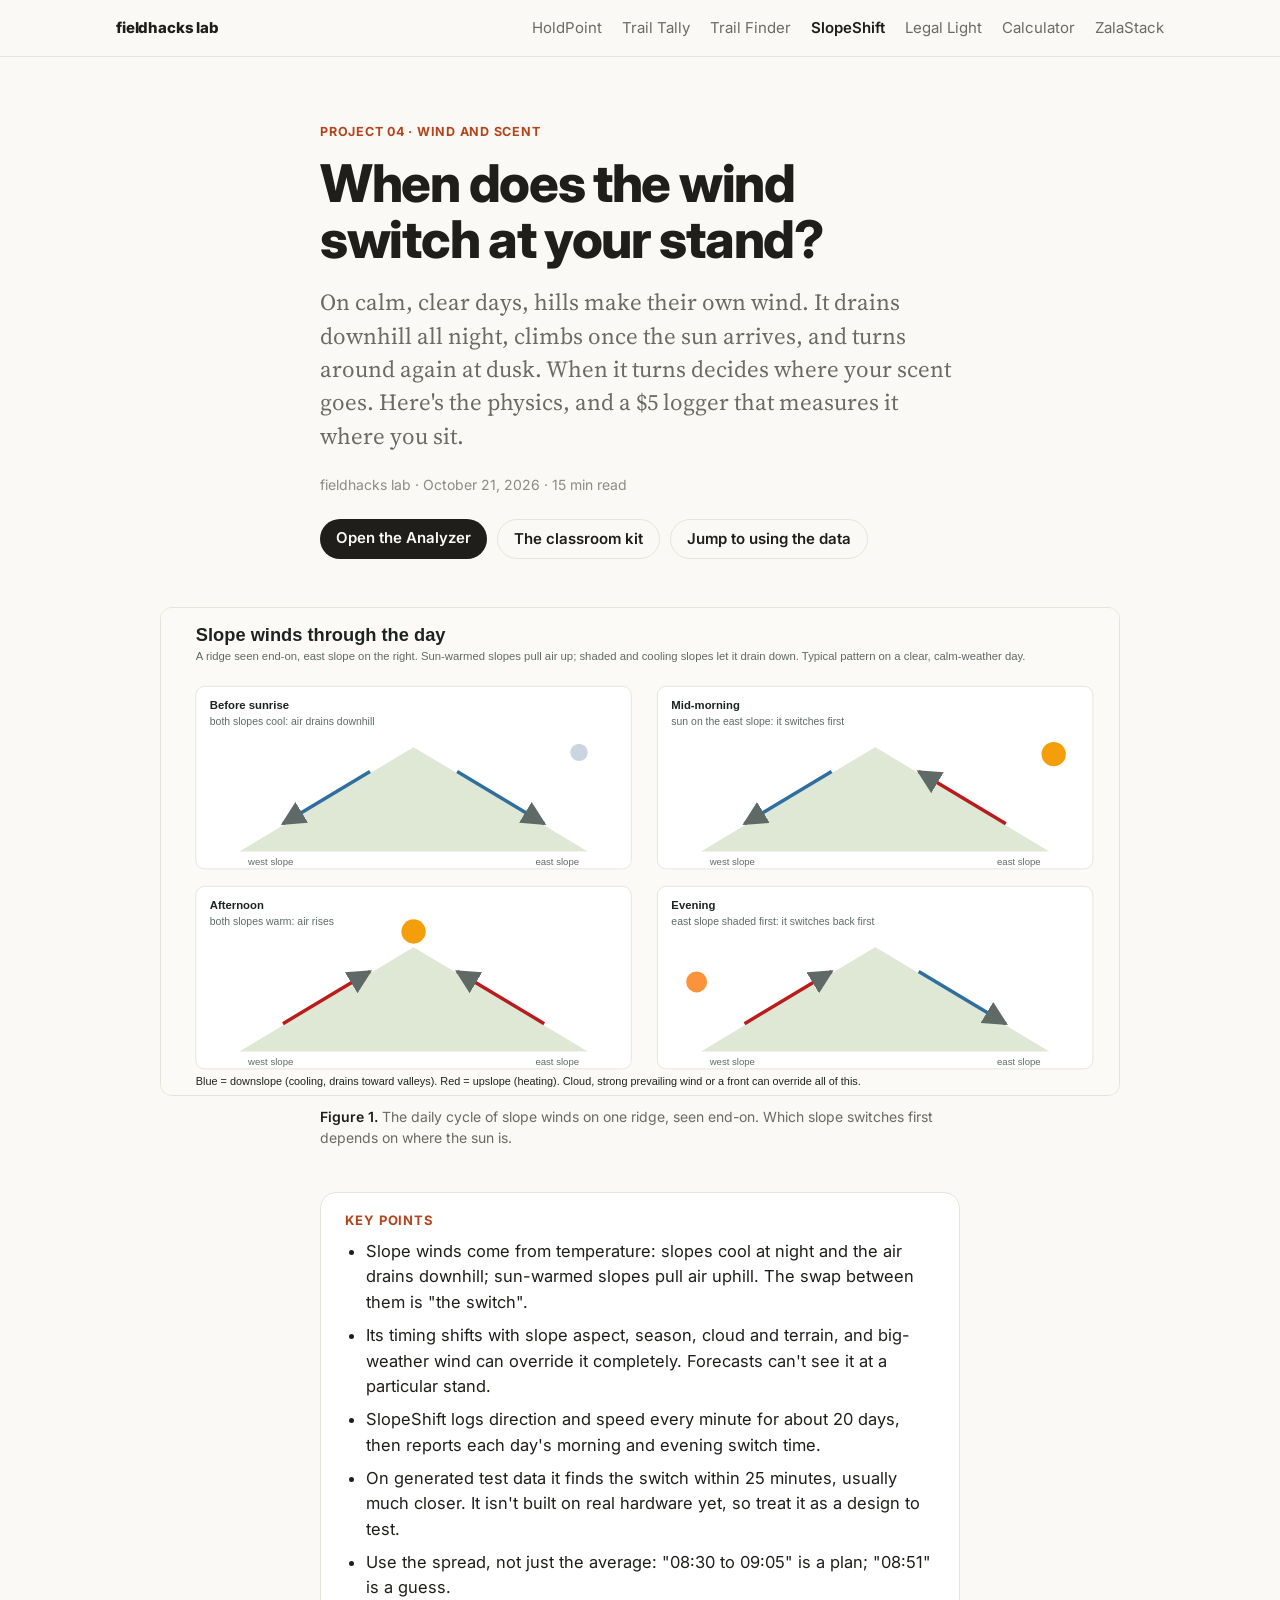
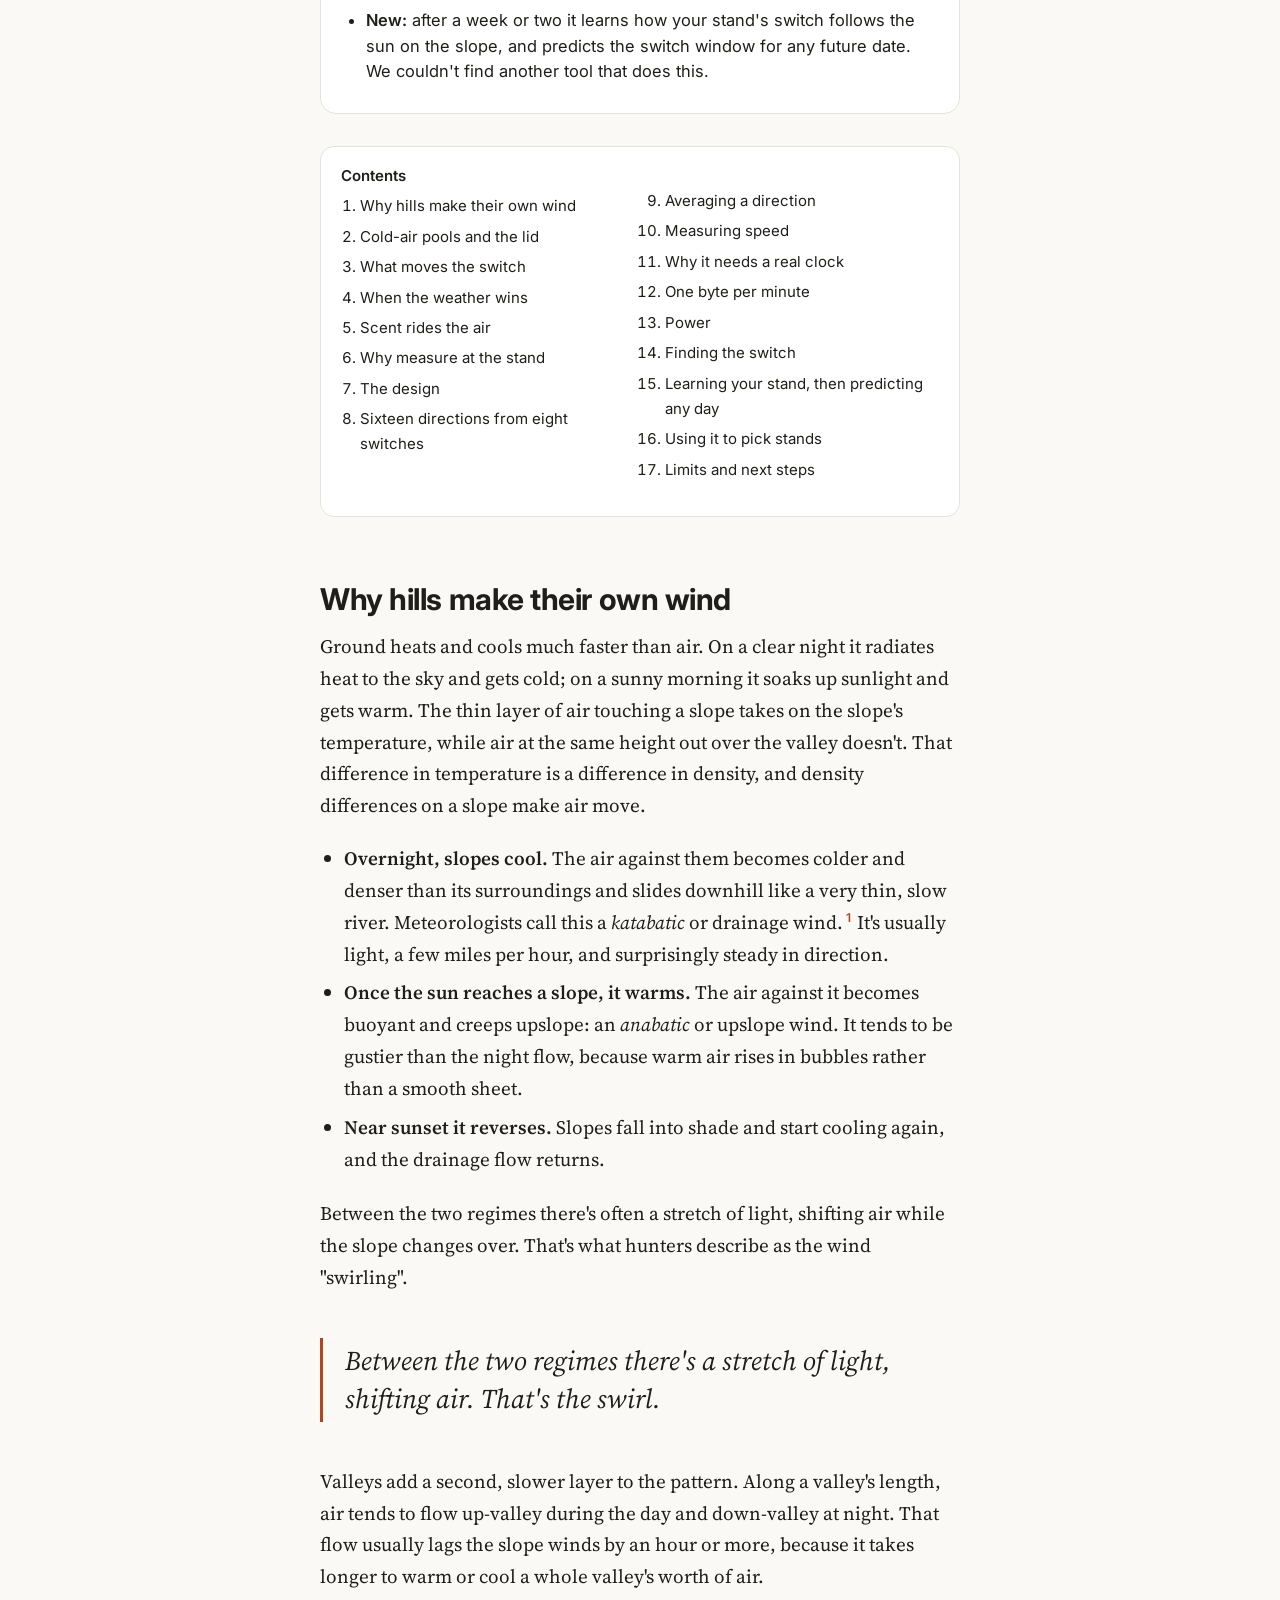
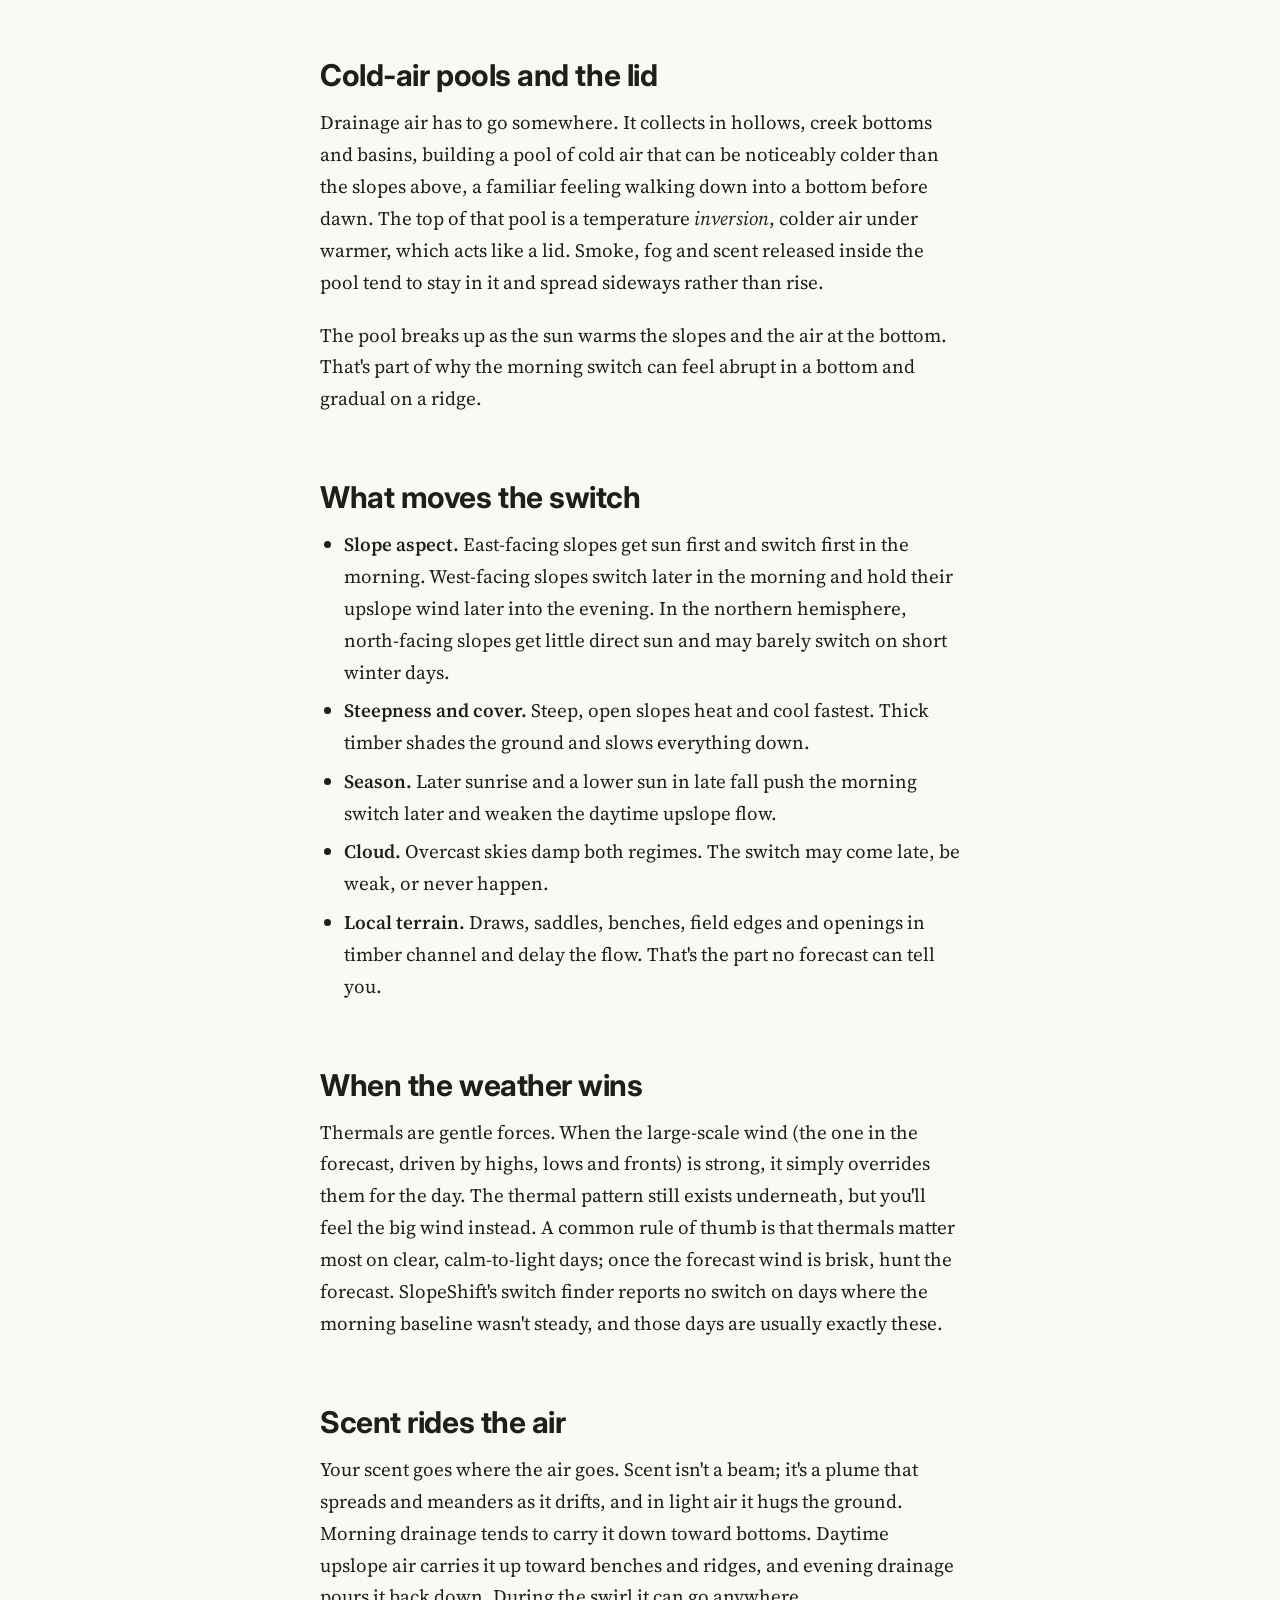
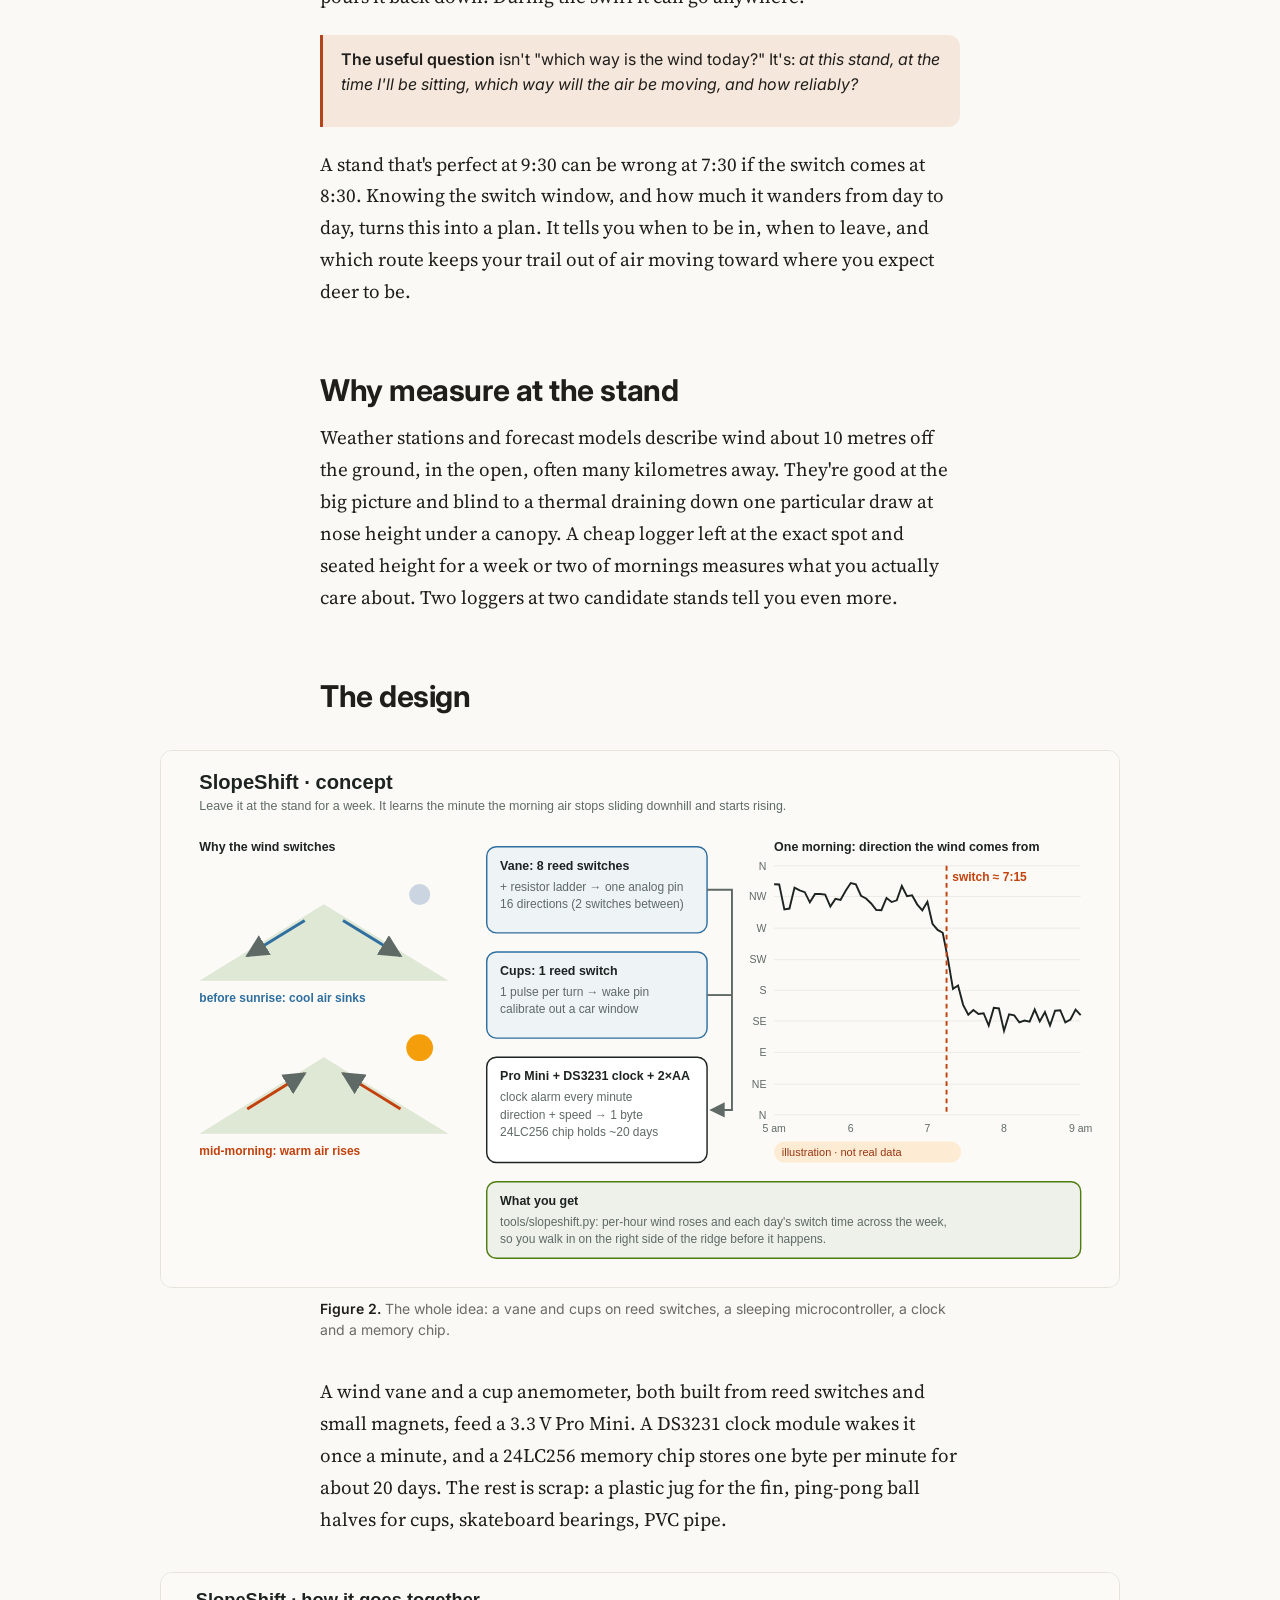
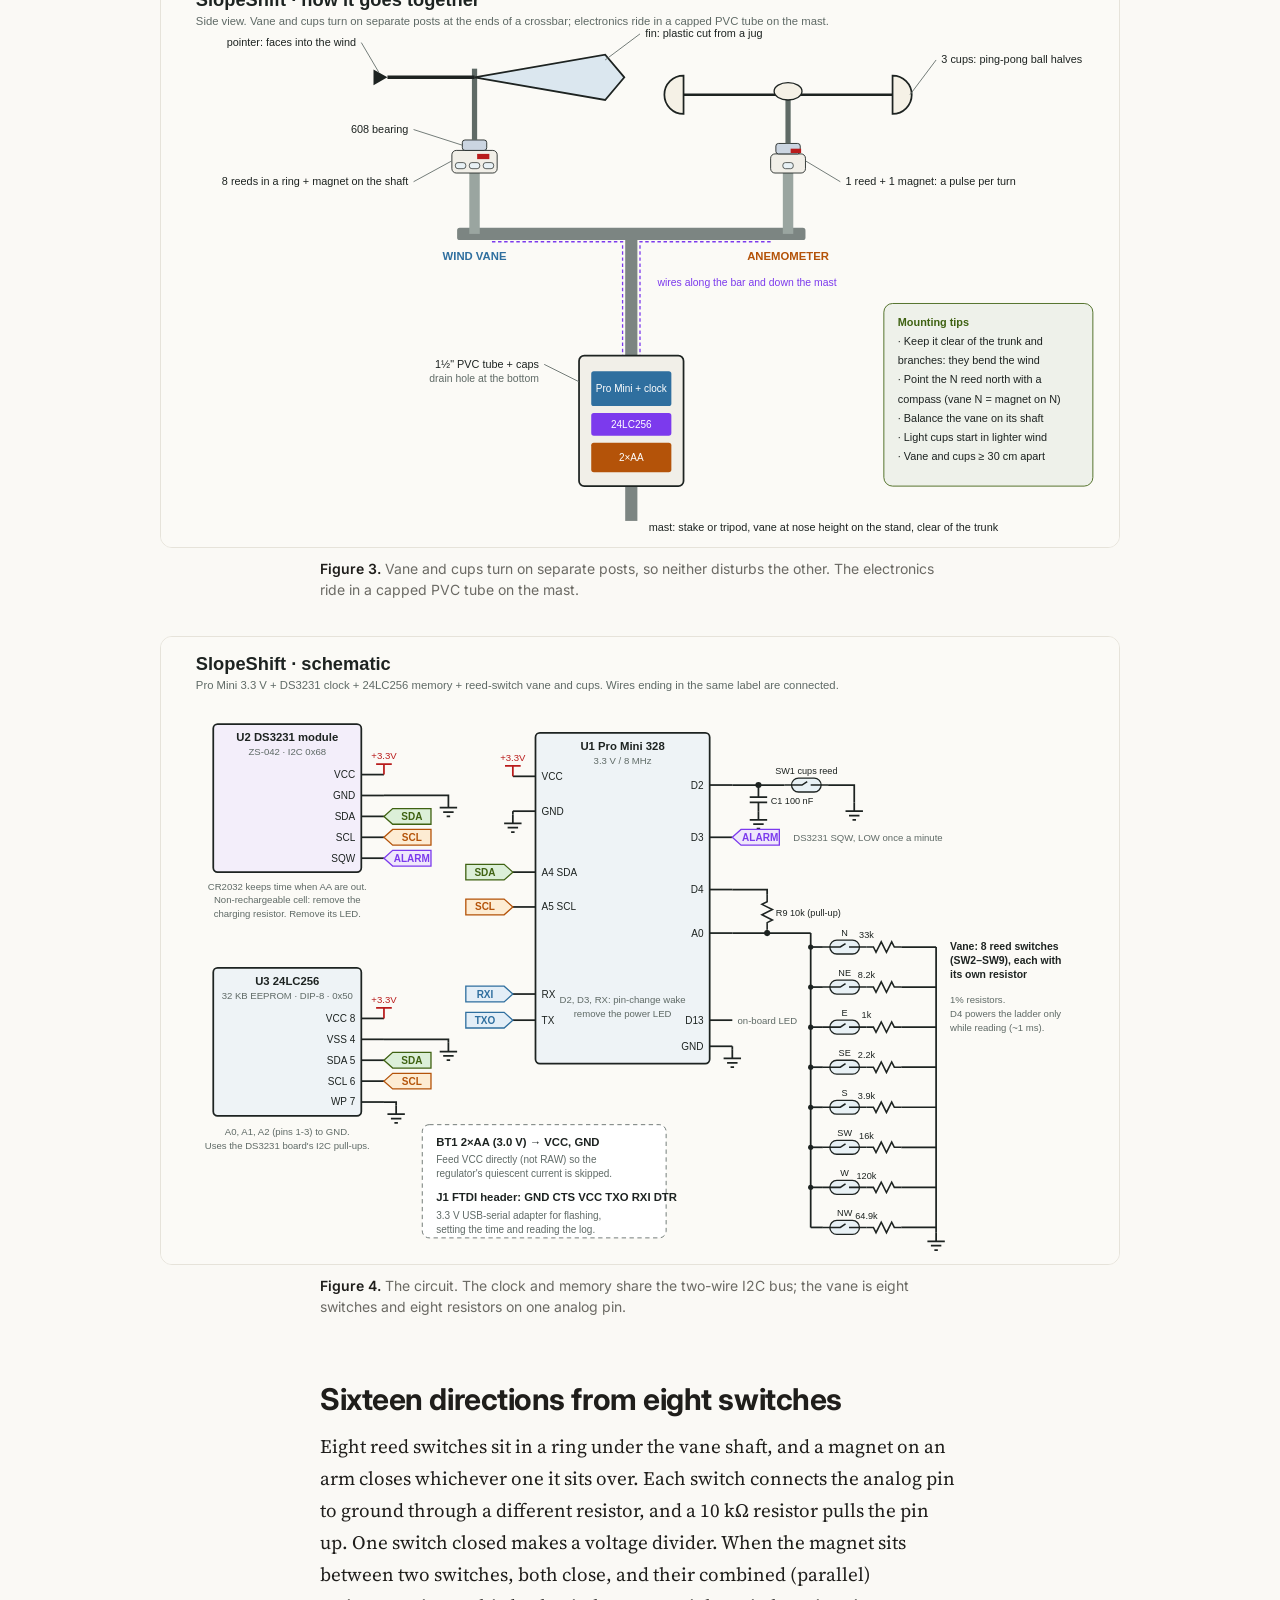
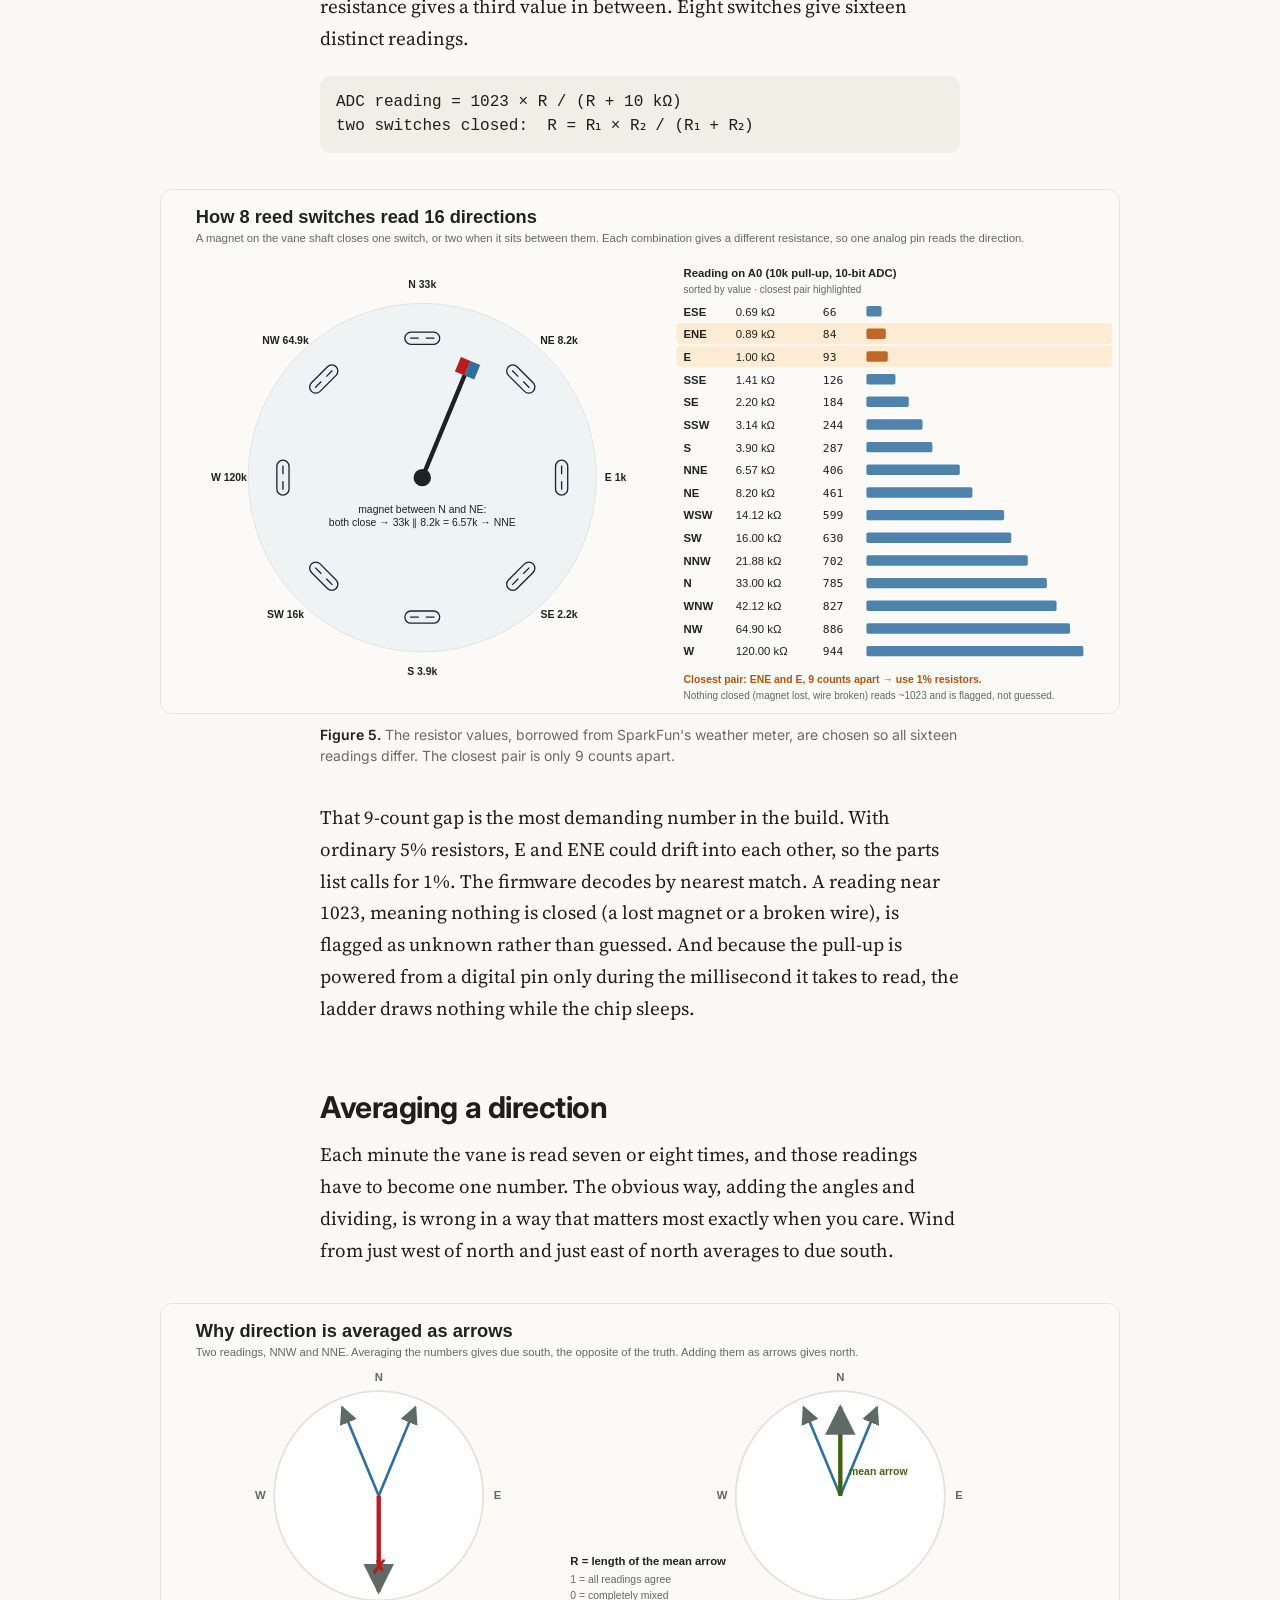
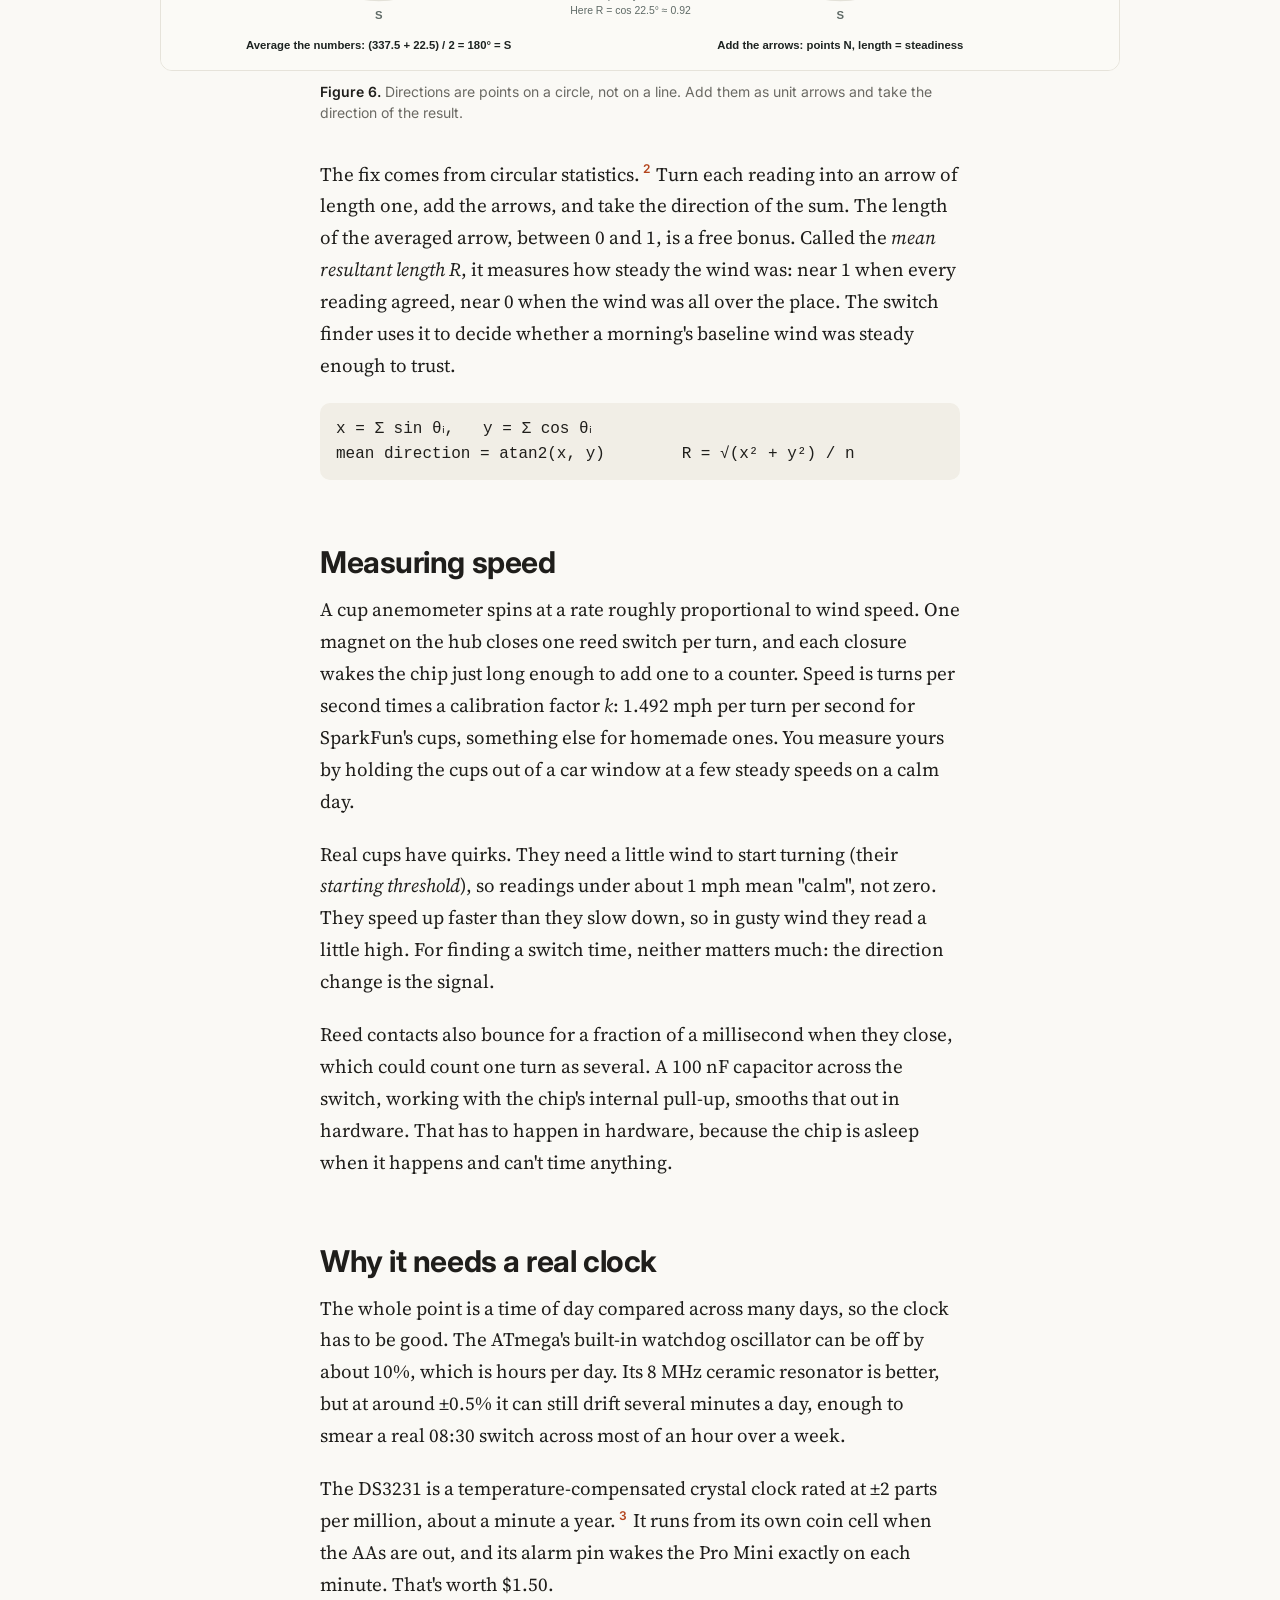
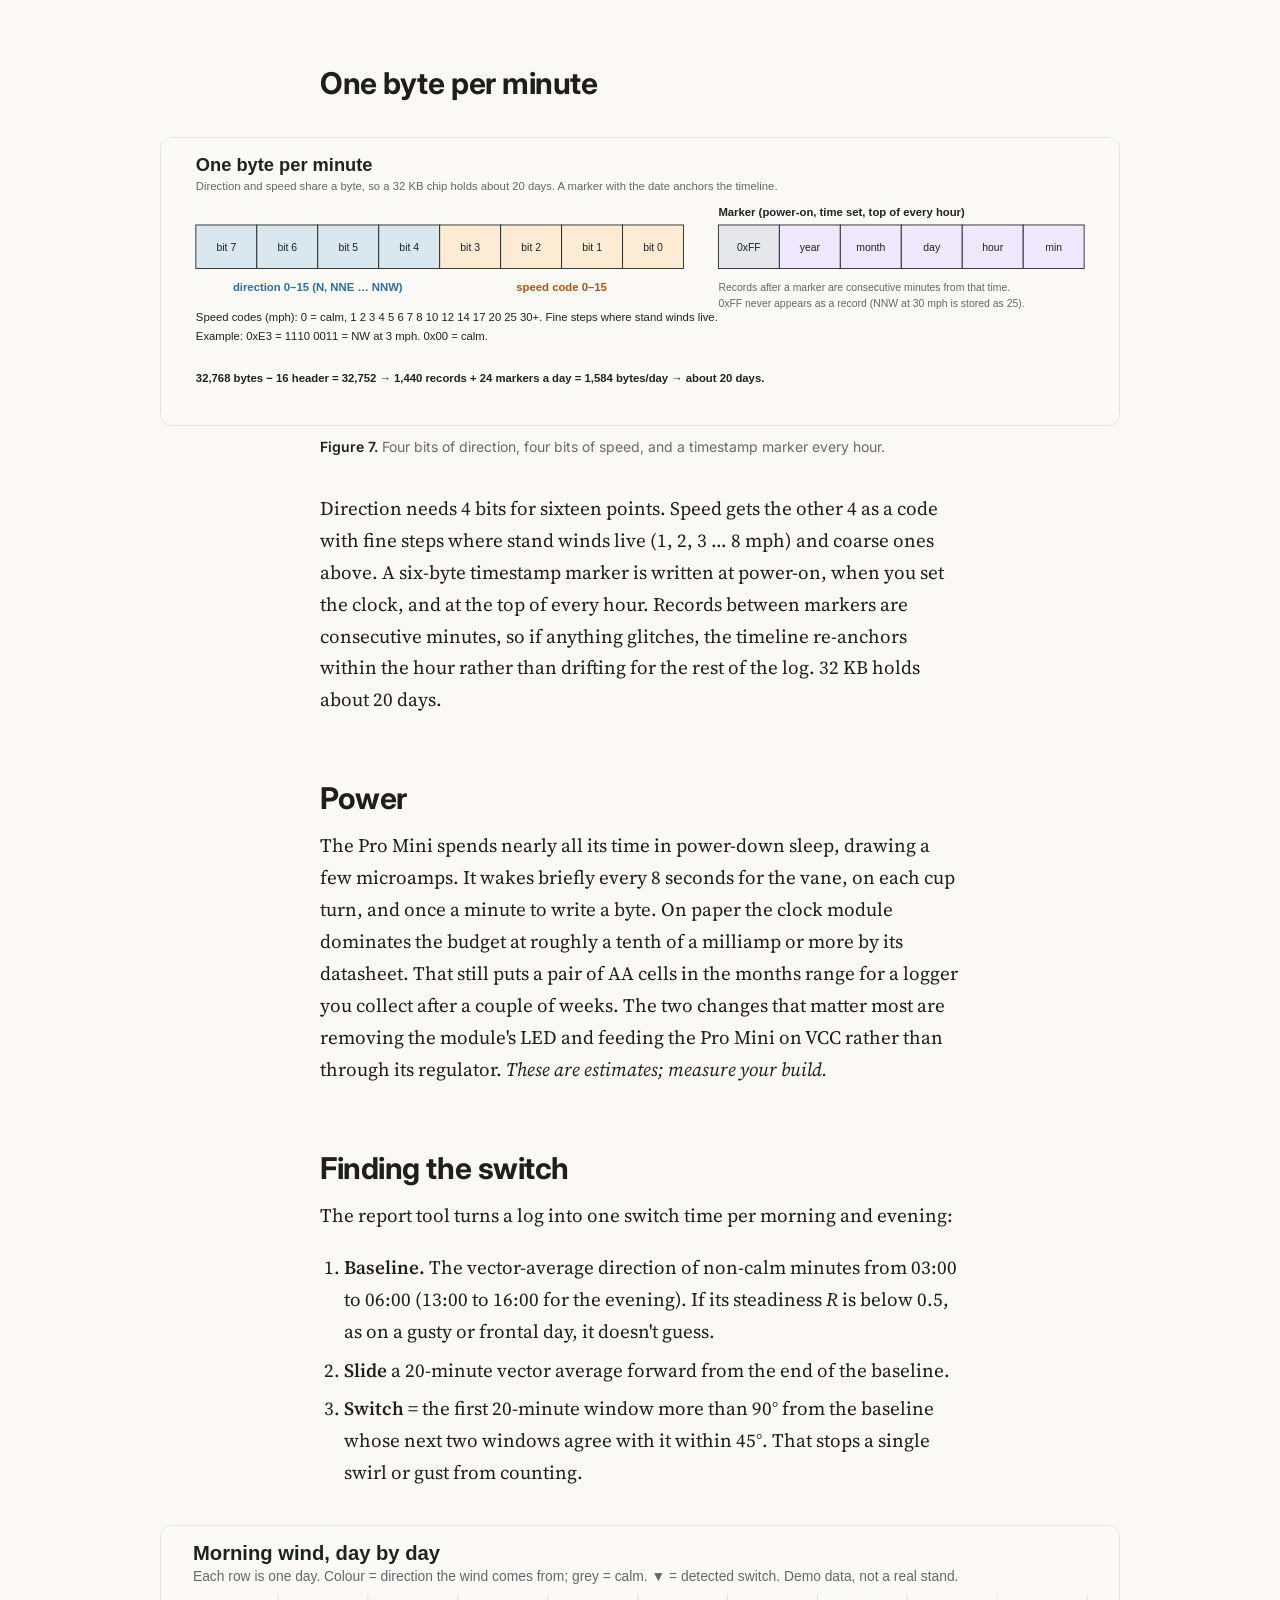
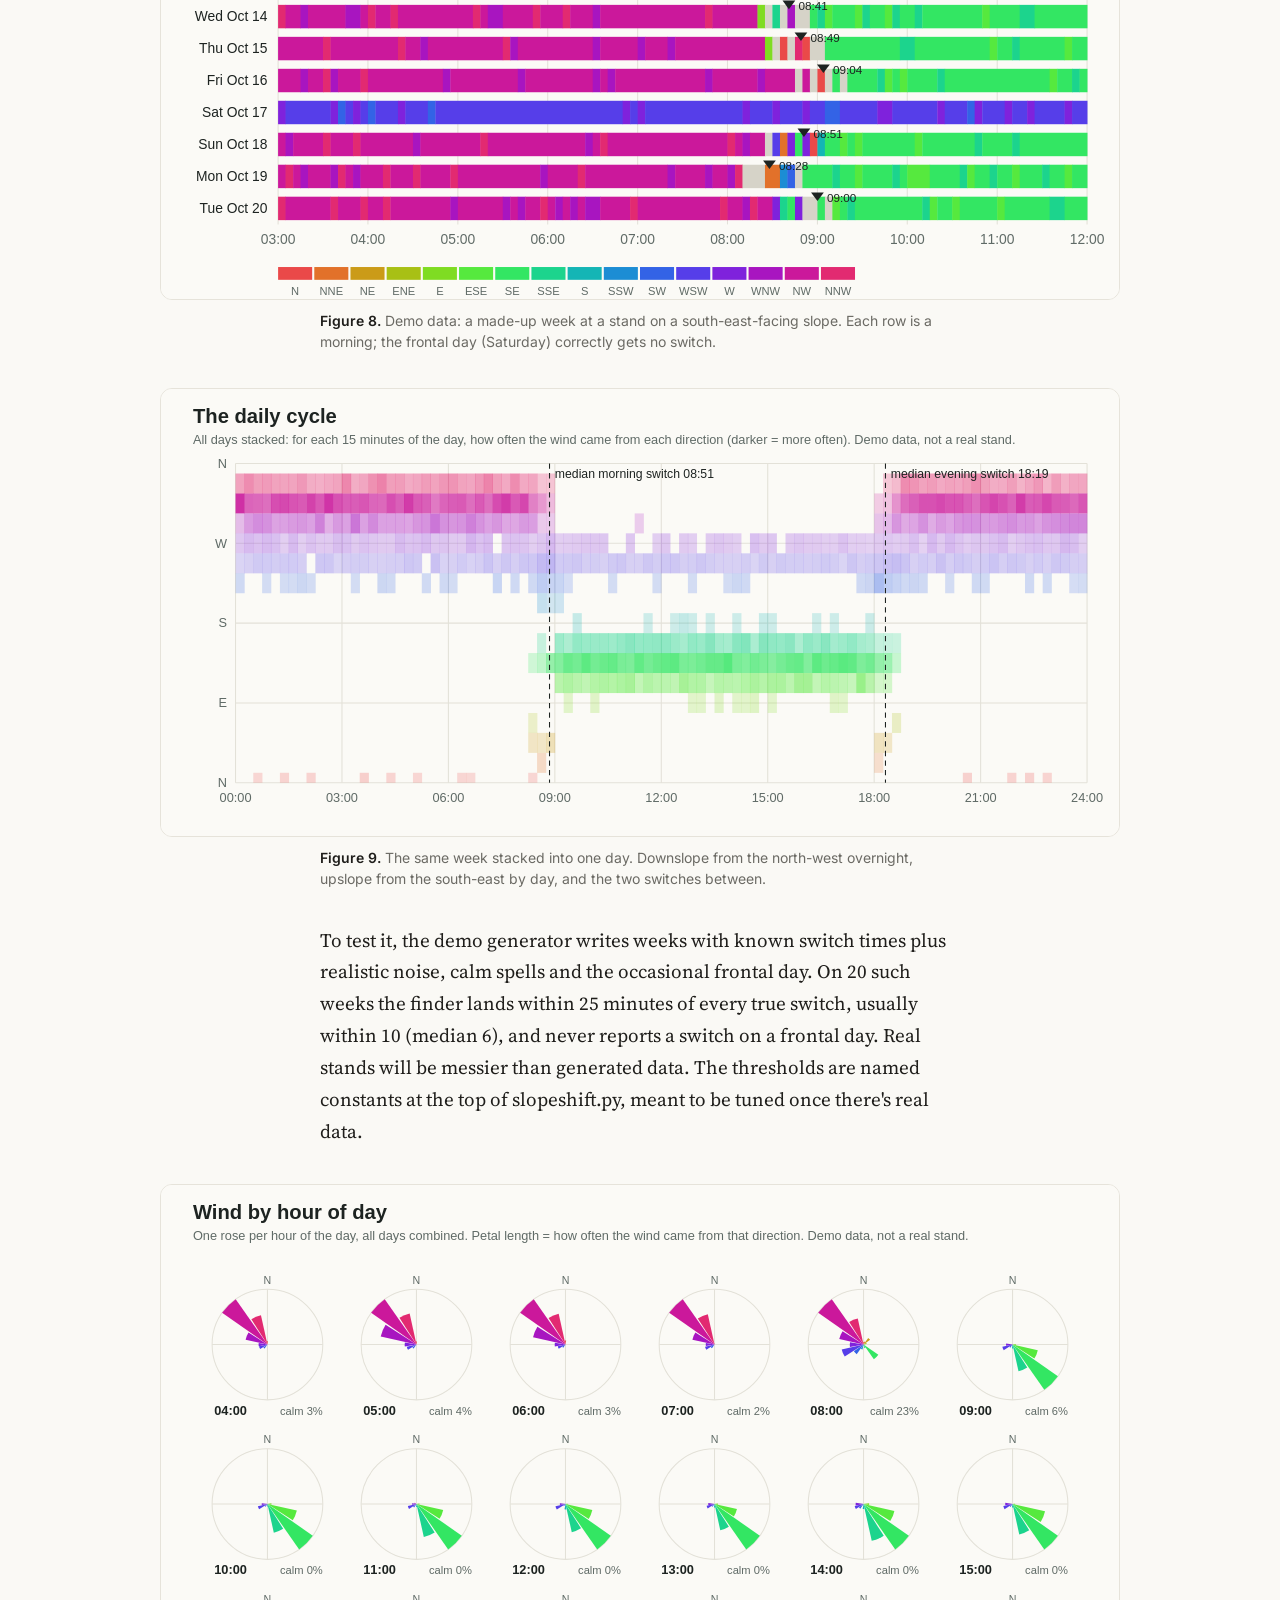
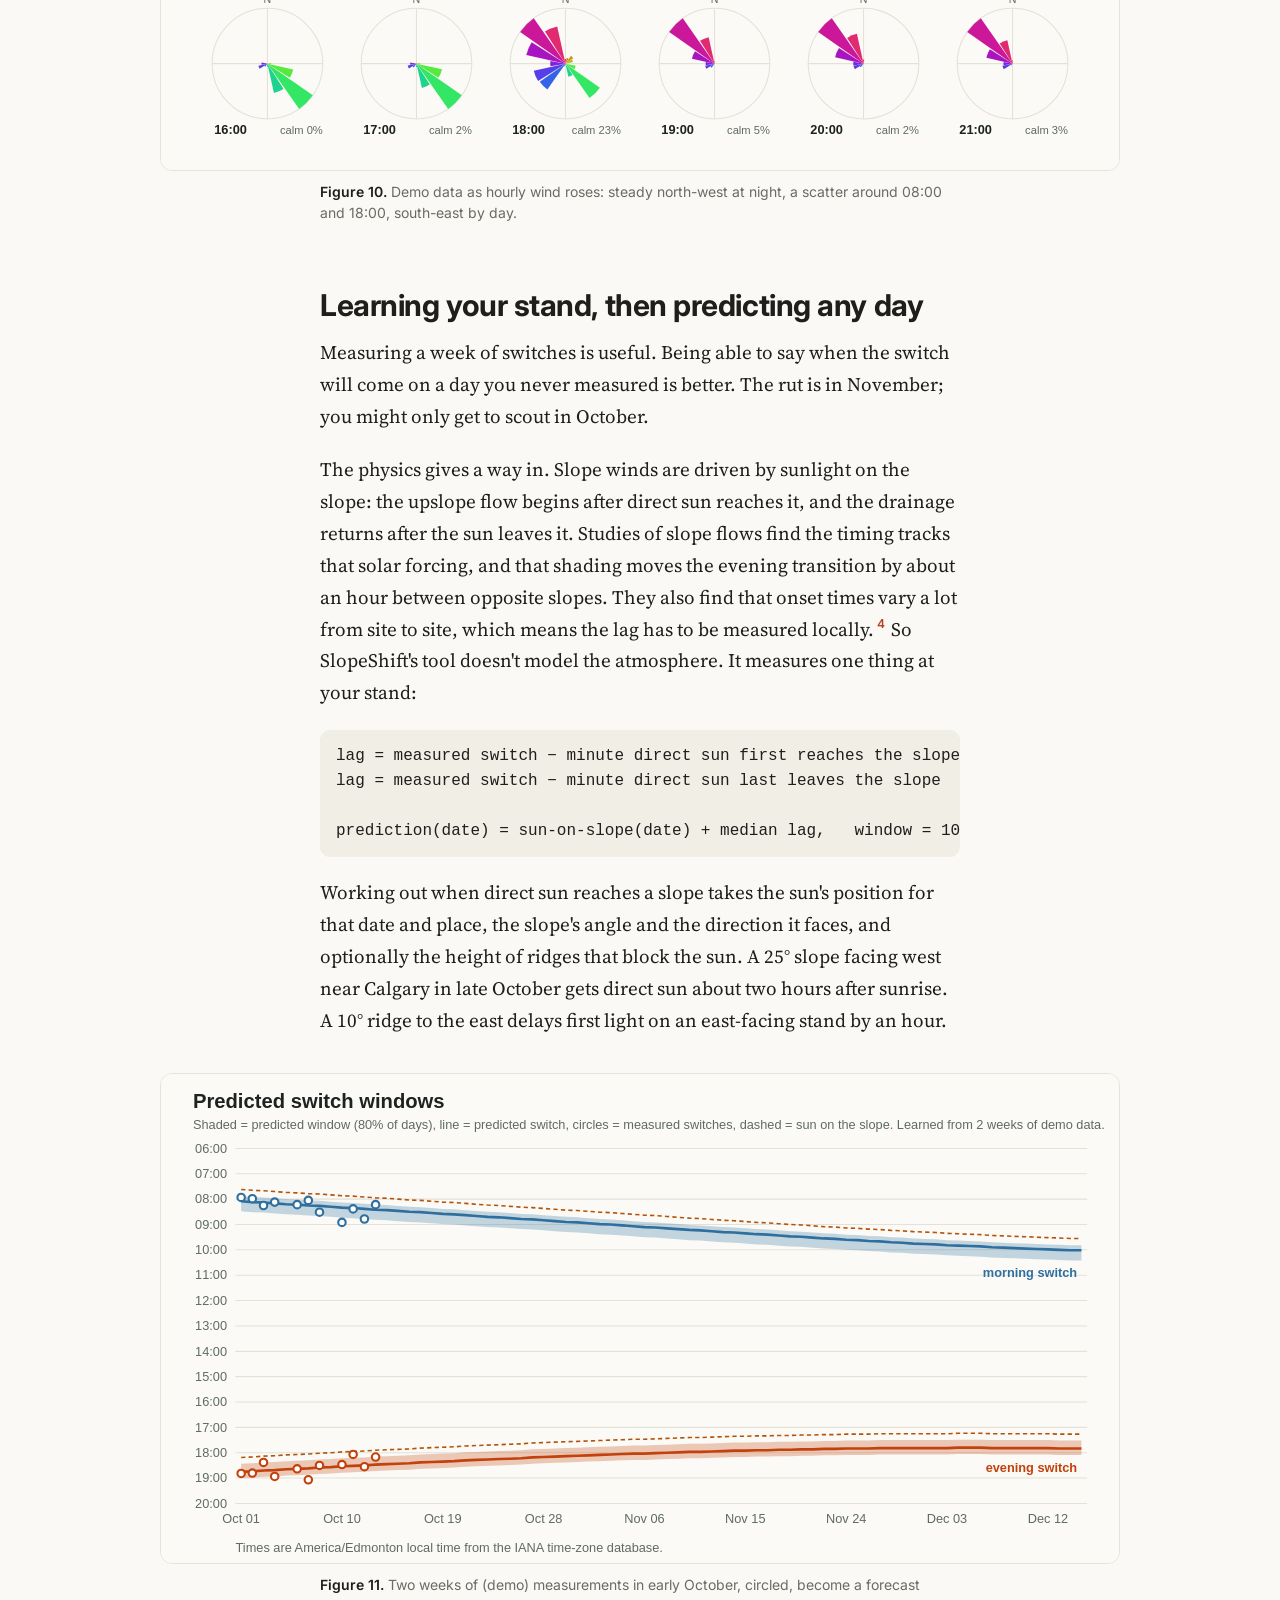
<file: slopeshift/index.html>
<!doctype html>
<html lang="en">
<head>
<meta charset="utf-8">
<meta name="viewport" content="width=device-width, initial-scale=1">
<title>When Does the Wind Switch at Your Stand? Thermals, Scent and a $5 Logger · fieldhacks lab</title>
<meta name="description" content="Why slope winds reverse every morning and evening, what it means for scent at a deer stand, and a $5 DIY logger that measures your stand, learns how its thermal switch follows the sun, and predicts the switch on any future date.">
<link rel="canonical" href="https://lab.zalastack.com/fieldhacks/slopeshift/">
<meta name="theme-color" content="#faf9f5">
<meta property="og:type" content="article">
<meta property="og:site_name" content="fieldhacks">
<meta property="og:title" content="When does the wind switch at your stand?">
<meta property="og:description" content="Thermals, scent, and a $5 logger that measures the switch time where you actually sit.">
<meta property="og:url" content="https://lab.zalastack.com/fieldhacks/slopeshift/">
<meta property="og:image" content="https://lab.zalastack.com/fieldhacks/social-preview.png">
<meta name="twitter:card" content="summary_large_image">
<link rel="icon" href="data:image/svg+xml,%3Csvg xmlns='http://www.w3.org/2000/svg' viewBox='0 0 32 32'%3E%3Crect width='32' height='32' rx='6' fill='%231d2321'/%3E%3Ccircle cx='16' cy='16' r='9' fill='none' stroke='%23f59e0b' stroke-width='2.5'/%3E%3Cpath d='M16 4v8M16 20v8M4 16h8M20 16h8' stroke='%23f59e0b' stroke-width='2.5'/%3E%3C/svg%3E">
<link rel="preconnect" href="https://fonts.googleapis.com"><link rel="preconnect" href="https://fonts.gstatic.com" crossorigin>
<link rel="stylesheet" href="https://fonts.googleapis.com/css2?family=Inter:wght@400;600;700;800&family=Source+Serif+4:ital,opsz,wght@0,8..60,400;0,8..60,600;1,8..60,400&display=swap">
<script type="application/ld+json">
{"@context":"https://schema.org","@type":"TechArticle","headline":"When does the wind switch at your stand? Thermals, scent and a $5 logger",
 "datePublished":"2026-10-21","about":["thermal winds","katabatic wind","anabatic wind","deer hunting scent control","cup anemometer","circular statistics","Arduino"],
 "url":"https://lab.zalastack.com/fieldhacks/slopeshift/","image":"https://lab.zalastack.com/fieldhacks/social-preview.png",
 "isPartOf":{"@type":"WebSite","name":"fieldhacks","url":"https://lab.zalastack.com/fieldhacks/"},
 "author":{"@type":"Organization","name":"fieldhacks lab","url":"https://lab.zalastack.com/fieldhacks/"}}
</script>
<link rel="stylesheet" href="../style.css">
</head>
<body class="article-page">
<nav class="nav" aria-label="Site"><div class="in">
  <a class="brand" href="../">fieldhacks lab</a>
  <a href="../holdpoint/">HoldPoint</a>
  <a href="../trail-tally/">Trail Tally</a>
  <a href="../trail-finder/">Trail Finder</a>
  <a href="../slopeshift/" aria-current="page">SlopeShift</a>
  <a href="../legal-light/">Legal Light</a>
  <a href="../calculator.html">Calculator</a>
  <a href="https://www.zalastack.com">ZalaStack</a>
</div></nav>

<main class="article">
  <header class="article-head">
    <p class="eyebrow">Project 04 · Wind and scent</p>
    <h1>When does the wind switch at your stand?</h1>
    <p class="dek">On calm, clear days, hills make their own wind. It drains downhill all night, climbs once the sun arrives, and turns around again at dusk. When it turns decides where your scent goes. Here's the physics, and a $5 logger that measures it where you sit.</p>
    <p class="byline">fieldhacks lab · October 21, 2026 · 15 min read</p>
    <p class="actions"><a class="btn" href="analyzer.html">Open the Analyzer</a> <a class="btn alt" href="kit.html">The classroom kit</a> <a class="btn alt" href="#using-it">Jump to using the data</a></p>
  </header>

  <figure class="lead"><img src="../img/04-slopeshift/thermals.svg" width="1100" height="560" alt="Four panels of a ridge: downslope winds before sunrise, the sunlit east slope switching to upslope mid-morning, both upslope in the afternoon, and the east slope switching back first in the evening"><figcaption><b>Figure 1.</b> The daily cycle of slope winds on one ridge, seen end-on. Which slope switches first depends on where the sun is.</figcaption></figure>

  <aside class="keypoints"><h2>Key points</h2><ul>
    <li>Slope winds come from temperature: slopes cool at night and the air drains downhill; sun-warmed slopes pull air uphill. The swap between them is "the switch".</li>
    <li>Its timing shifts with slope aspect, season, cloud and terrain, and big-weather wind can override it completely. Forecasts can't see it at a particular stand.</li>
    <li>SlopeShift logs direction and speed every minute for about 20 days, then reports each day's morning and evening switch time.</li>
    <li>On generated test data it finds the switch within 25 minutes, usually much closer. It isn't built on real hardware yet, so treat it as a design to test.</li>
    <li>Use the spread, not just the average: "08:30 to 09:05" is a plan; "08:51" is a guess.</li>
    <li><b>New:</b> after a week or two it learns how your stand's switch follows the sun on the slope, and predicts the switch window for any future date. We couldn't find another tool that does this.</li>
  </ul></aside>

  <nav class="toc" aria-label="Contents"><b>Contents</b><ol>
    <li><a href="#thermals">Why hills make their own wind</a></li>
    <li><a href="#pooling">Cold-air pools and the lid</a></li>
    <li><a href="#timing">What moves the switch</a></li>
    <li><a href="#weather">When the weather wins</a></li>
    <li><a href="#scent">Scent rides the air</a></li>
    <li><a href="#why-measure">Why measure at the stand</a></li>
    <li><a href="#design">The design</a></li>
    <li><a href="#vane">Sixteen directions from eight switches</a></li>
    <li><a href="#averaging">Averaging a direction</a></li>
    <li><a href="#cups">Measuring speed</a></li>
    <li><a href="#clock">Why it needs a real clock</a></li>
    <li><a href="#data">One byte per minute</a></li>
    <li><a href="#power">Power</a></li>
    <li><a href="#switch-finder">Finding the switch</a></li>
    <li><a href="#learn">Learning your stand, then predicting any day</a></li>
    <li><a href="#using-it">Using it to pick stands</a></li>
    <li><a href="#limits">Limits and next steps</a></li>
  </ol></nav>

  <section id="thermals">
    <h2>Why hills make their own wind</h2>
    <p>Ground heats and cools much faster than air. On a clear night it radiates heat to the sky and gets cold; on a sunny morning it soaks up sunlight and gets warm. The thin layer of air touching a slope takes on the slope's temperature, while air at the same height out over the valley doesn't. That difference in temperature is a difference in density, and density differences on a slope make air move.</p>
    <ul>
      <li><strong>Overnight, slopes cool.</strong> The air against them becomes colder and denser than its surroundings and slides downhill like a very thin, slow river. Meteorologists call this a <em>katabatic</em> or drainage wind.<sup class="ref"><a href="#n1" id="r1">1</a></sup> It's usually light, a few miles per hour, and surprisingly steady in direction.</li>
      <li><strong>Once the sun reaches a slope, it warms.</strong> The air against it becomes buoyant and creeps upslope: an <em>anabatic</em> or upslope wind. It tends to be gustier than the night flow, because warm air rises in bubbles rather than a smooth sheet.</li>
      <li><strong>Near sunset it reverses.</strong> Slopes fall into shade and start cooling again, and the drainage flow returns.</li>
    </ul>
    <p>Between the two regimes there's often a stretch of light, shifting air while the slope changes over. That's what hunters describe as the wind "swirling".</p>
    <blockquote class="pull">Between the two regimes there's a stretch of light, shifting air. That's the swirl.</blockquote>
    <p>Valleys add a second, slower layer to the pattern. Along a valley's length, air tends to flow up-valley during the day and down-valley at night. That flow usually lags the slope winds by an hour or more, because it takes longer to warm or cool a whole valley's worth of air.</p>
  </section>

  <section id="pooling">
    <h2>Cold-air pools and the lid</h2>
    <p>Drainage air has to go somewhere. It collects in hollows, creek bottoms and basins, building a pool of cold air that can be noticeably colder than the slopes above, a familiar feeling walking down into a bottom before dawn. The top of that pool is a temperature <em>inversion</em>, colder air under warmer, which acts like a lid. Smoke, fog and scent released inside the pool tend to stay in it and spread sideways rather than rise.</p>
    <p>The pool breaks up as the sun warms the slopes and the air at the bottom. That's part of why the morning switch can feel abrupt in a bottom and gradual on a ridge.</p>
  </section>

  <section id="timing">
    <h2>What moves the switch</h2>
    <ul>
      <li><strong>Slope aspect.</strong> East-facing slopes get sun first and switch first in the morning. West-facing slopes switch later in the morning and hold their upslope wind later into the evening. In the northern hemisphere, north-facing slopes get little direct sun and may barely switch on short winter days.</li>
      <li><strong>Steepness and cover.</strong> Steep, open slopes heat and cool fastest. Thick timber shades the ground and slows everything down.</li>
      <li><strong>Season.</strong> Later sunrise and a lower sun in late fall push the morning switch later and weaken the daytime upslope flow.</li>
      <li><strong>Cloud.</strong> Overcast skies damp both regimes. The switch may come late, be weak, or never happen.</li>
      <li><strong>Local terrain.</strong> Draws, saddles, benches, field edges and openings in timber channel and delay the flow. That's the part no forecast can tell you.</li>
    </ul>
  </section>

  <section id="weather">
    <h2>When the weather wins</h2>
    <p>Thermals are gentle forces. When the large-scale wind (the one in the forecast, driven by highs, lows and fronts) is strong, it simply overrides them for the day. The thermal pattern still exists underneath, but you'll feel the big wind instead. A common rule of thumb is that thermals matter most on clear, calm-to-light days; once the forecast wind is brisk, hunt the forecast. SlopeShift's switch finder reports no switch on days where the morning baseline wasn't steady, and those days are usually exactly these.</p>
  </section>

  <section id="scent">
    <h2>Scent rides the air</h2>
    <p>Your scent goes where the air goes. Scent isn't a beam; it's a plume that spreads and meanders as it drifts, and in light air it hugs the ground. Morning drainage tends to carry it down toward bottoms. Daytime upslope air carries it up toward benches and ridges, and evening drainage pours it back down. During the swirl it can go anywhere.</p>
    <div class="callout"><p><b>The useful question</b> isn't "which way is the wind today?" It's: <em>at this stand, at the time I'll be sitting, which way will the air be moving, and how reliably?</em></p></div>
    <p>A stand that's perfect at 9:30 can be wrong at 7:30 if the switch comes at 8:30. Knowing the switch window, and how much it wanders from day to day, turns this into a plan. It tells you when to be in, when to leave, and which route keeps your trail out of air moving toward where you expect deer to be.</p>
  </section>

  <section id="why-measure">
    <h2>Why measure at the stand</h2>
    <p>Weather stations and forecast models describe wind about 10 metres off the ground, in the open, often many kilometres away. They're good at the big picture and blind to a thermal draining down one particular draw at nose height under a canopy. A cheap logger left at the exact spot and seated height for a week or two of mornings measures what you actually care about. Two loggers at two candidate stands tell you even more.</p>
  </section>

  <section id="design">
    <h2>The design</h2>
    <figure class="wide"><img src="../img/04-slopeshift/concept.svg" width="1000" height="560" loading="lazy" alt="SlopeShift concept: vane and cups feeding a Pro Mini, with a sample morning showing the switch"><figcaption><b>Figure 2.</b> The whole idea: a vane and cups on reed switches, a sleeping microcontroller, a clock and a memory chip.</figcaption></figure>
    <p>A wind vane and a cup anemometer, both built from reed switches and small magnets, feed a 3.3 V Pro Mini. A DS3231 clock module wakes it once a minute, and a 24LC256 memory chip stores one byte per minute for about 20 days. The rest is scrap: a plastic jug for the fin, ping-pong ball halves for cups, skateboard bearings, PVC pipe.</p>
    <figure class="wide"><img src="../img/04-slopeshift/assembly.svg" width="1100" height="660" loading="lazy" alt="Side view of the SlopeShift assembly: vane and cups on separate posts on a crossbar, electronics in a PVC tube on the mast"><figcaption><b>Figure 3.</b> Vane and cups turn on separate posts, so neither disturbs the other. The electronics ride in a capped PVC tube on the mast.</figcaption></figure>
    <figure class="wide"><img src="../img/04-slopeshift/schematic.svg" width="1100" height="720" loading="lazy" alt="SlopeShift schematic: Pro Mini, DS3231 module, 24LC256 EEPROM, cups reed with capacitor on D2, clock alarm on D3, vane resistor ladder on A0 powered from D4"><figcaption><b>Figure 4.</b> The circuit. The clock and memory share the two-wire I2C bus; the vane is eight switches and eight resistors on one analog pin.</figcaption></figure>
  </section>

  <section id="vane">
    <h2>Sixteen directions from eight switches</h2>
    <p>Eight reed switches sit in a ring under the vane shaft, and a magnet on an arm closes whichever one it sits over. Each switch connects the analog pin to ground through a different resistor, and a 10 kΩ resistor pulls the pin up. One switch closed makes a voltage divider. When the magnet sits between two switches, both close, and their combined (parallel) resistance gives a third value in between. Eight switches give sixteen distinct readings.</p>
    <div class="eq">ADC reading = 1023 × R / (R + 10 kΩ)
two switches closed:  R = R₁ × R₂ / (R₁ + R₂)</div>
    <figure class="wide"><img src="../img/04-slopeshift/vane-ladder.svg" width="1100" height="600" loading="lazy" alt="Ring of eight reed switches with a magnet between N and NE, and a table of the sixteen resistances and ADC readings sorted by value"><figcaption><b>Figure 5.</b> The resistor values, borrowed from SparkFun's weather meter, are chosen so all sixteen readings differ. The closest pair is only 9 counts apart.</figcaption></figure>
    <p>That 9-count gap is the most demanding number in the build. With ordinary 5% resistors, E and ENE could drift into each other, so the parts list calls for 1%. The firmware decodes by nearest match. A reading near 1023, meaning nothing is closed (a lost magnet or a broken wire), is flagged as unknown rather than guessed. And because the pull-up is powered from a digital pin only during the millisecond it takes to read, the ladder draws nothing while the chip sleeps.</p>
  </section>

  <section id="averaging">
    <h2>Averaging a direction</h2>
    <p>Each minute the vane is read seven or eight times, and those readings have to become one number. The obvious way, adding the angles and dividing, is wrong in a way that matters most exactly when you care. Wind from just west of north and just east of north averages to due south.</p>
    <figure class="wide"><img src="../img/04-slopeshift/vector-average.svg" width="1100" height="420" loading="lazy" alt="Averaging NNW and NNE as numbers gives south; adding them as arrows gives north"><figcaption><b>Figure 6.</b> Directions are points on a circle, not on a line. Add them as unit arrows and take the direction of the result.</figcaption></figure>
    <p>The fix comes from circular statistics.<sup class="ref"><a href="#n2" id="r2">2</a></sup> Turn each reading into an arrow of length one, add the arrows, and take the direction of the sum. The length of the averaged arrow, between 0 and 1, is a free bonus. Called the <em>mean resultant length</em> <em>R</em>, it measures how steady the wind was: near 1 when every reading agreed, near 0 when the wind was all over the place. The switch finder uses it to decide whether a morning's baseline wind was steady enough to trust.</p>
    <div class="eq">x = Σ sin θᵢ,   y = Σ cos θᵢ
mean direction = atan2(x, y)        R = √(x² + y²) / n</div>
  </section>

  <section id="cups">
    <h2>Measuring speed</h2>
    <p>A cup anemometer spins at a rate roughly proportional to wind speed. One magnet on the hub closes one reed switch per turn, and each closure wakes the chip just long enough to add one to a counter. Speed is turns per second times a calibration factor <em>k</em>: 1.492 mph per turn per second for SparkFun's cups, something else for homemade ones. You measure yours by holding the cups out of a car window at a few steady speeds on a calm day.</p>
    <p>Real cups have quirks. They need a little wind to start turning (their <em>starting threshold</em>), so readings under about 1 mph mean "calm", not zero. They speed up faster than they slow down, so in gusty wind they read a little high. For finding a switch time, neither matters much: the direction change is the signal.</p>
    <p>Reed contacts also bounce for a fraction of a millisecond when they close, which could count one turn as several. A 100 nF capacitor across the switch, working with the chip's internal pull-up, smooths that out in hardware. That has to happen in hardware, because the chip is asleep when it happens and can't time anything.</p>
  </section>

  <section id="clock">
    <h2>Why it needs a real clock</h2>
    <p>The whole point is a time of day compared across many days, so the clock has to be good. The ATmega's built-in watchdog oscillator can be off by about 10%, which is hours per day. Its 8 MHz ceramic resonator is better, but at around ±0.5% it can still drift several minutes a day, enough to smear a real 08:30 switch across most of an hour over a week.</p>
    <p>The DS3231 is a temperature-compensated crystal clock rated at ±2 parts per million, about a minute a year.<sup class="ref"><a href="#n3" id="r3">3</a></sup> It runs from its own coin cell when the AAs are out, and its alarm pin wakes the Pro Mini exactly on each minute. That's worth $1.50.</p>
  </section>

  <section id="data">
    <h2>One byte per minute</h2>
    <figure class="wide"><img src="../img/04-slopeshift/record-format.svg" width="1100" height="330" loading="lazy" alt="Record format: four bits of direction and four bits of speed code per minute, plus a six-byte timestamp marker"><figcaption><b>Figure 7.</b> Four bits of direction, four bits of speed, and a timestamp marker every hour.</figcaption></figure>
    <p>Direction needs 4 bits for sixteen points. Speed gets the other 4 as a code with fine steps where stand winds live (1, 2, 3 … 8 mph) and coarse ones above. A six-byte timestamp marker is written at power-on, when you set the clock, and at the top of every hour. Records between markers are consecutive minutes, so if anything glitches, the timeline re-anchors within the hour rather than drifting for the rest of the log. 32 KB holds about 20 days.</p>
  </section>

  <section id="power">
    <h2>Power</h2>
    <p>The Pro Mini spends nearly all its time in power-down sleep, drawing a few microamps. It wakes briefly every 8 seconds for the vane, on each cup turn, and once a minute to write a byte. On paper the clock module dominates the budget at roughly a tenth of a milliamp or more by its datasheet. That still puts a pair of AA cells in the months range for a logger you collect after a couple of weeks. The two changes that matter most are removing the module's LED and feeding the Pro Mini on VCC rather than through its regulator. <em>These are estimates; measure your build.</em></p>
  </section>

  <section id="switch-finder">
    <h2>Finding the switch</h2>
    <p>The report tool turns a log into one switch time per morning and evening:</p>
    <ol>
      <li><strong>Baseline.</strong> The vector-average direction of non-calm minutes from 03:00 to 06:00 (13:00 to 16:00 for the evening). If its steadiness <em>R</em> is below 0.5, as on a gusty or frontal day, it doesn't guess.</li>
      <li><strong>Slide</strong> a 20-minute vector average forward from the end of the baseline.</li>
      <li><strong>Switch</strong> = the first 20-minute window more than 90° from the baseline whose next two windows agree with it within 45°. That stops a single swirl or gust from counting.</li>
    </ol>
    <figure class="wide"><img src="../img/04-slopeshift/mornings.svg" width="900" height="350" loading="lazy" alt="Demo data: seven mornings as colour strips by wind direction, with the detected switch marked on 6 days and none on the frontal day"><figcaption><b>Figure 8.</b> Demo data: a made-up week at a stand on a south-east-facing slope. Each row is a morning; the frontal day (Saturday) correctly gets no switch.</figcaption></figure>
    <figure class="wide"><img src="../img/04-slopeshift/daily.svg" width="900" height="420" loading="lazy" alt="Demo data: heat map of wind direction by time of day, with median morning and evening switch times marked"><figcaption><b>Figure 9.</b> The same week stacked into one day. Downslope from the north-west overnight, upslope from the south-east by day, and the two switches between.</figcaption></figure>
    <p>To test it, the demo generator writes weeks with known switch times plus realistic noise, calm spells and the occasional frontal day. On 20 such weeks the finder lands within 25 minutes of every true switch, usually within 10 (median 6), and never reports a switch on a frontal day. Real stands will be messier than generated data. The thresholds are named constants at the top of slopeshift.py, meant to be tuned once there's real data.</p>
    <figure class="wide"><img src="../img/04-slopeshift/windrose.svg" width="900" height="550" loading="lazy" alt="Demo data: wind roses for each hour from 04:00 to 21:00"><figcaption><b>Figure 10.</b> Demo data as hourly wind roses: steady north-west at night, a scatter around 08:00 and 18:00, south-east by day.</figcaption></figure>
  </section>

  <section id="learn">
    <h2>Learning your stand, then predicting any day</h2>
    <p>Measuring a week of switches is useful. Being able to say when the switch will come on a day you never measured is better. The rut is in November; you might only get to scout in October.</p>
    <p>The physics gives a way in. Slope winds are driven by sunlight on the slope: the upslope flow begins after direct sun reaches it, and the drainage returns after the sun leaves it. Studies of slope flows find the timing tracks that solar forcing, and that shading moves the evening transition by about an hour between opposite slopes. They also find that onset times vary a lot from site to site, which means the lag has to be measured locally.<sup class="ref"><a href="#n4" id="r4">4</a></sup> So SlopeShift's tool doesn't model the atmosphere. It measures one thing at your stand:</p>
    <div class="eq">lag = measured switch − minute direct sun first reaches the slope        (morning)
lag = measured switch − minute direct sun last leaves the slope          (evening)

prediction(date) = sun-on-slope(date) + median lag,   window = 10th–90th percentile of lag</div>
    <p>Working out when direct sun reaches a slope takes the sun's position for that date and place, the slope's angle and the direction it faces, and optionally the height of ridges that block the sun. A 25° slope facing west near Calgary in late October gets direct sun about two hours after sunrise. A 10° ridge to the east delays first light on an east-facing stand by an hour.</p>
    <figure class="wide"><img src="../img/04-slopeshift/season-forecast.svg" width="900" height="460" loading="lazy" alt="Predicted morning and evening switch windows from October through mid-December, learned from two weeks of demo data, with the measured days shown as circles"><figcaption><b>Figure 11.</b> Two weeks of (demo) measurements in early October, circled, become a forecast through mid-December. The morning switch slides later as the sun rises later; the shaded band is the stand's own day-to-day spread.</figcaption></figure>
    <p>On generated data, a model learned from two October weeks predicts November's switches with a median error of about 10 minutes, and 95% fall inside the predicted window. That test checks the method, not the physics: real stands are noisier, and cloudy or windy days don't follow the sun. The tool is honest about that. It reports the raw spread of your switch times next to the spread once the sun is accounted for, so you can see how much the sun model actually explains at your stand.</p>
    <p>You can try all of this in the <a href="analyzer.html">SlopeShift Analyzer</a>. Load a log, or the two weeks of demo data, describe the slope, and it forecasts the switch for any dates you pick. It runs in your browser, so your data never leaves it.</p>
    <div class="callout"><p><b>What we checked.</b> Hunting apps such as Thermal Scout, HuntWise and onX <em>forecast</em> thermal shifts from weather data and terrain; hunters wanting to <em>record</em> wind changes still improvise. We couldn't find a tool that measures a stand and then learns that stand's own sun-to-switch lag to predict future days. If you know of one, tell us.</p></div>
    <p class="note">Time zones come from the IANA database, which matters this year: Alberta stays on UTC−6 year-round from 2026 and doesn't fall back on November 1.</p>
  </section>

  <section id="using-it">
    <h2>Using it to pick stands</h2>
    <ol>
      <li><strong>Scout pre-season, then predict the rut.</strong> Learn the stand from two October weeks and print November's predicted windows.</li>
      <li><strong>Mount it right.</strong> Put a logger at each candidate stand for at least a week; two is better. Mount it at seated height, clear of the trunk, and line up north with a compass.</li>
      <li><strong>Read the window, not the average.</strong> "Median 08:51, earliest 08:28, latest 09:04" from one week means plan for about 08:30–09:05, not 08:51 sharp, and widen it if the week was short.</li>
      <li><strong>Plan mornings around the window.</strong> Decide whether you want to be settled before the switch or arrive after it. Then pick the approach that keeps your scent in air moving away from where you expect deer at that time.</li>
      <li><strong>Plan evenings the same way.</strong> The evening switch back to drainage is often the more consistent one, and it decides whether your scent pours down into the bottom you're watching.</li>
      <li><strong>Learn from the no-switch days.</strong> They're weather days. Compare them with what the forecast said, so you learn when to trust the forecast wind over the thermals.</li>
      <li><strong>Pair it with <a href="../trail-tally/">Trail Tally</a>.</strong> Trail Tally tells you <em>when</em> animals pass; SlopeShift tells you which way the air was moving at that hour.</li>
      <li><strong>Check the rules.</strong> Some public lands restrict leaving devices out, as with trail cameras. Know yours.</li>
    </ol>
  </section>

  <section id="limits">
    <h2>Limits and next steps</h2>
    <ul>
      <li><strong>Not yet built.</strong> The firmware is unit-tested on a PC and compiles for the Pro Mini, but hasn't run on real hardware. Expect to tune debounce, vane balance and cup calibration on the first build.</li>
      <li><strong>Light air.</strong> Thermals are often 1–3 mph. Heavy homemade cups or a sticky vane may read "calm" when you'd feel a drift. Light parts and good bearings matter more than anything else.</li>
      <li><strong>One spot, one height.</strong> The wind 20 metres away in a draw can differ. Two loggers at two stands beat one perfect one.</li>
      <li><strong>Ideas:</strong> a live LED that shows "your scent is blowing toward the trail" from a trail bearing you set; a temperature sensor to watch the slope cool directly; an ESP32 version that sends a morning summary to your phone.</li>
    </ul>
    <p>Kits and build details: <a href="https://www.zalastack.com">ZalaStack</a>.</p>
  </section>

  <section class="notes"><h2>Notes</h2><ol>
    <li id="n1">Katabatic (downslope) and anabatic (upslope) winds, and the slower valley winds, are standard topics in mountain meteorology; any introductory text on mountain weather covers them, with the caveat that real terrain is always messier than the textbook ridge. <a href="#r1" aria-label="back to text">↩</a></li>
    <li id="n2">Circular statistics (the mean direction and mean resultant length) are the standard way to summarise angles; see any treatment of directional statistics. SlopeShift's averaging is in wind.cpp and slopeshift.py. <a href="#r2" aria-label="back to text">↩</a></li>
    <li id="n3">The DS3231's accuracy rating applies over its normal temperature range; see the manufacturer's datasheet. A cold stand at dawn is well within it. <a href="#r3" aria-label="back to text">↩</a></li>
    <li id="n4">On solar control of slope-flow timing, shading and site-to-site variability, see the review <a href="https://link.springer.com/article/10.1007/s10546-023-00821-1">"Understanding Thermally Driven Slope Winds: Recent Advances and Open Questions"</a> in <em>Boundary-Layer Meteorology</em> (2023), and studies of the evening transition such as those summarised on <a href="https://www.researchgate.net/publication/309093172_The_evolution_and_sensitivity_of_katabatic_flow_dynamics_to_external_influences_through_the_evening_transition_Effect_of_External_Influences_on_Katabatic_Flow">katabatic flow through the evening transition</a>. <a href="#r4" aria-label="back to text">↩</a></li>
  </ol></section>

  <section class="related"><h2>More from the lab</h2><div class="related-grid">
    <a class="related-card" href="../trail-tally/"><span class="eyebrow">Project 02</span><b>Trail Tally</b><span>When animals actually use a trail.</span></a>
    <a class="related-card" href="../holdpoint/"><span class="eyebrow">Project 01</span><b>Where do I hold?</b><span>The physics inside a $5 ballistics calculator.</span></a>
    <a class="related-card" href="../legal-light/"><span class="eyebrow">Project 05</span><b>Legal Light</b><span>Legal shooting hours, worked out.</span></a>
  </div></section>
</main>
<footer class="site-foot"><p>Part of the <a href="../">fieldhacks lab</a>, hunting electronics by ZalaStack. Know your local regulations about devices and scouting. © 2026 ZalaStack. All rights reserved.</p></footer>
</body>
</html>
</file>
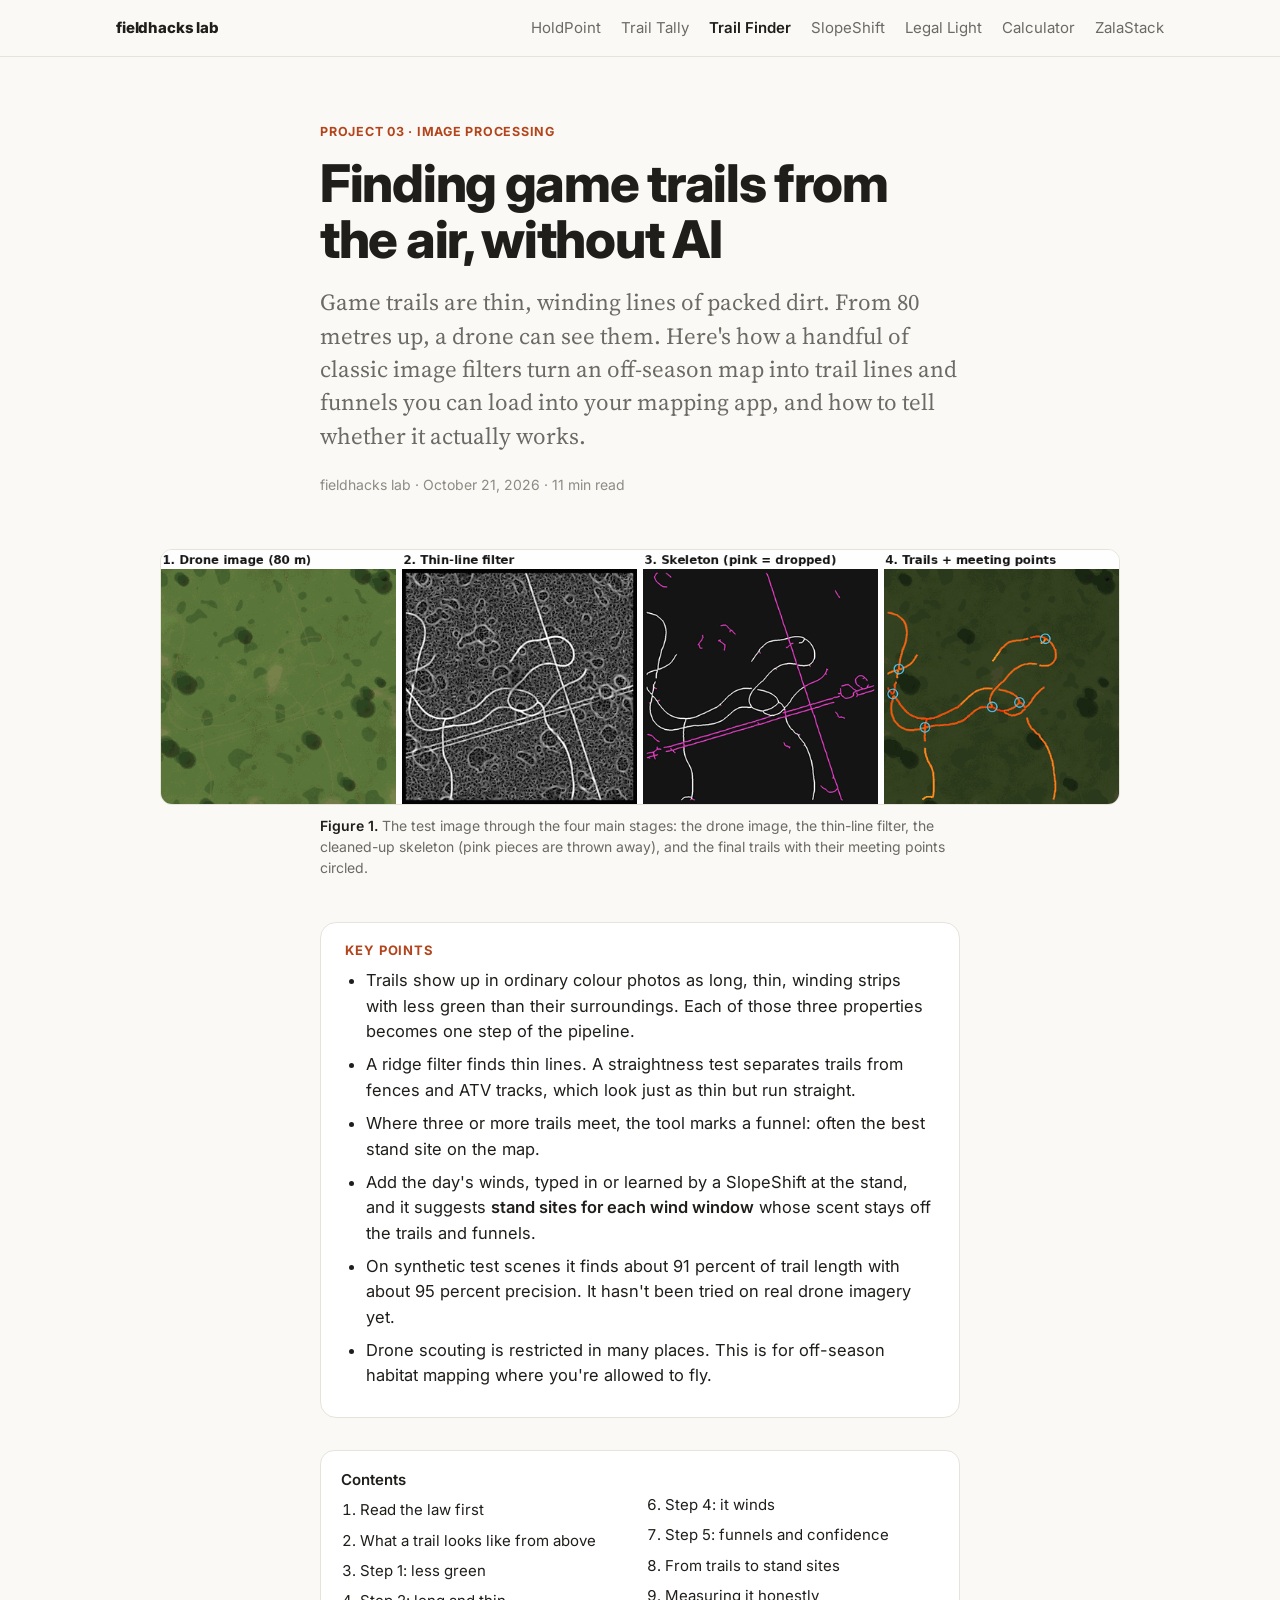
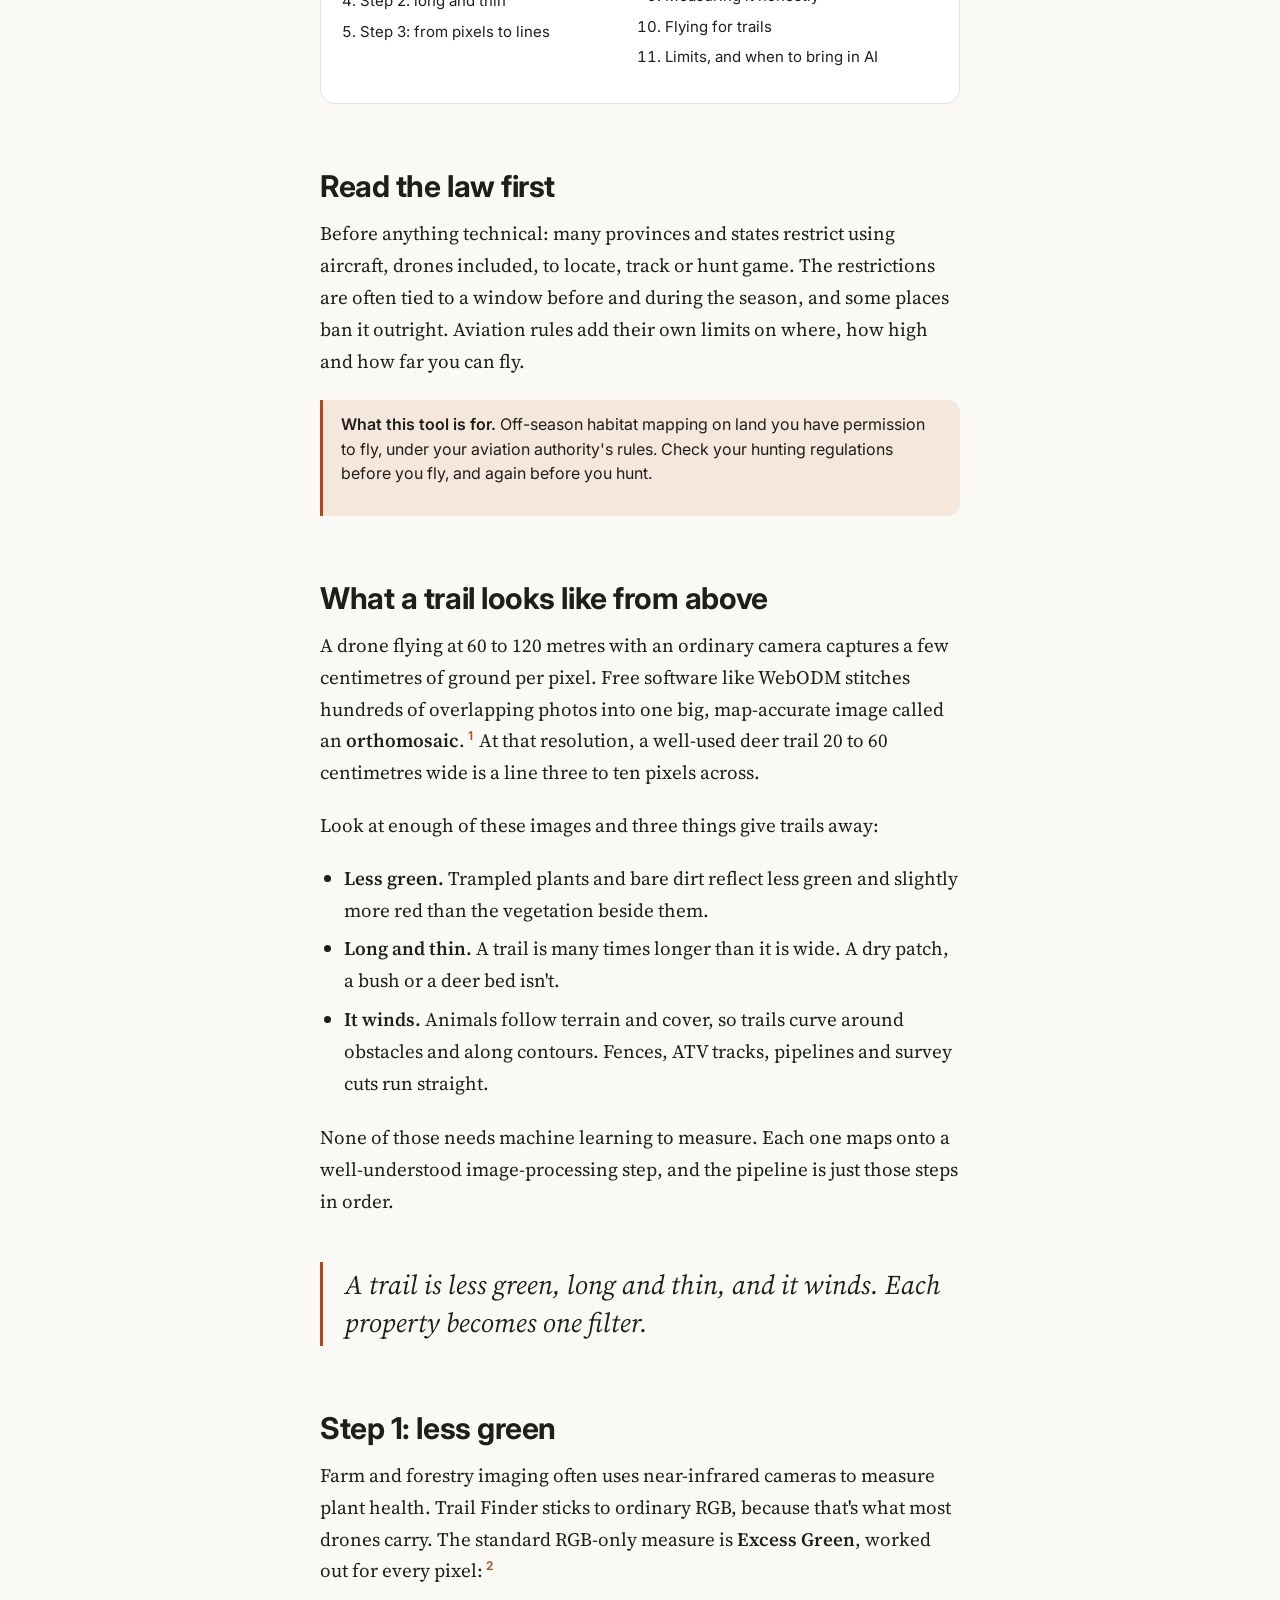
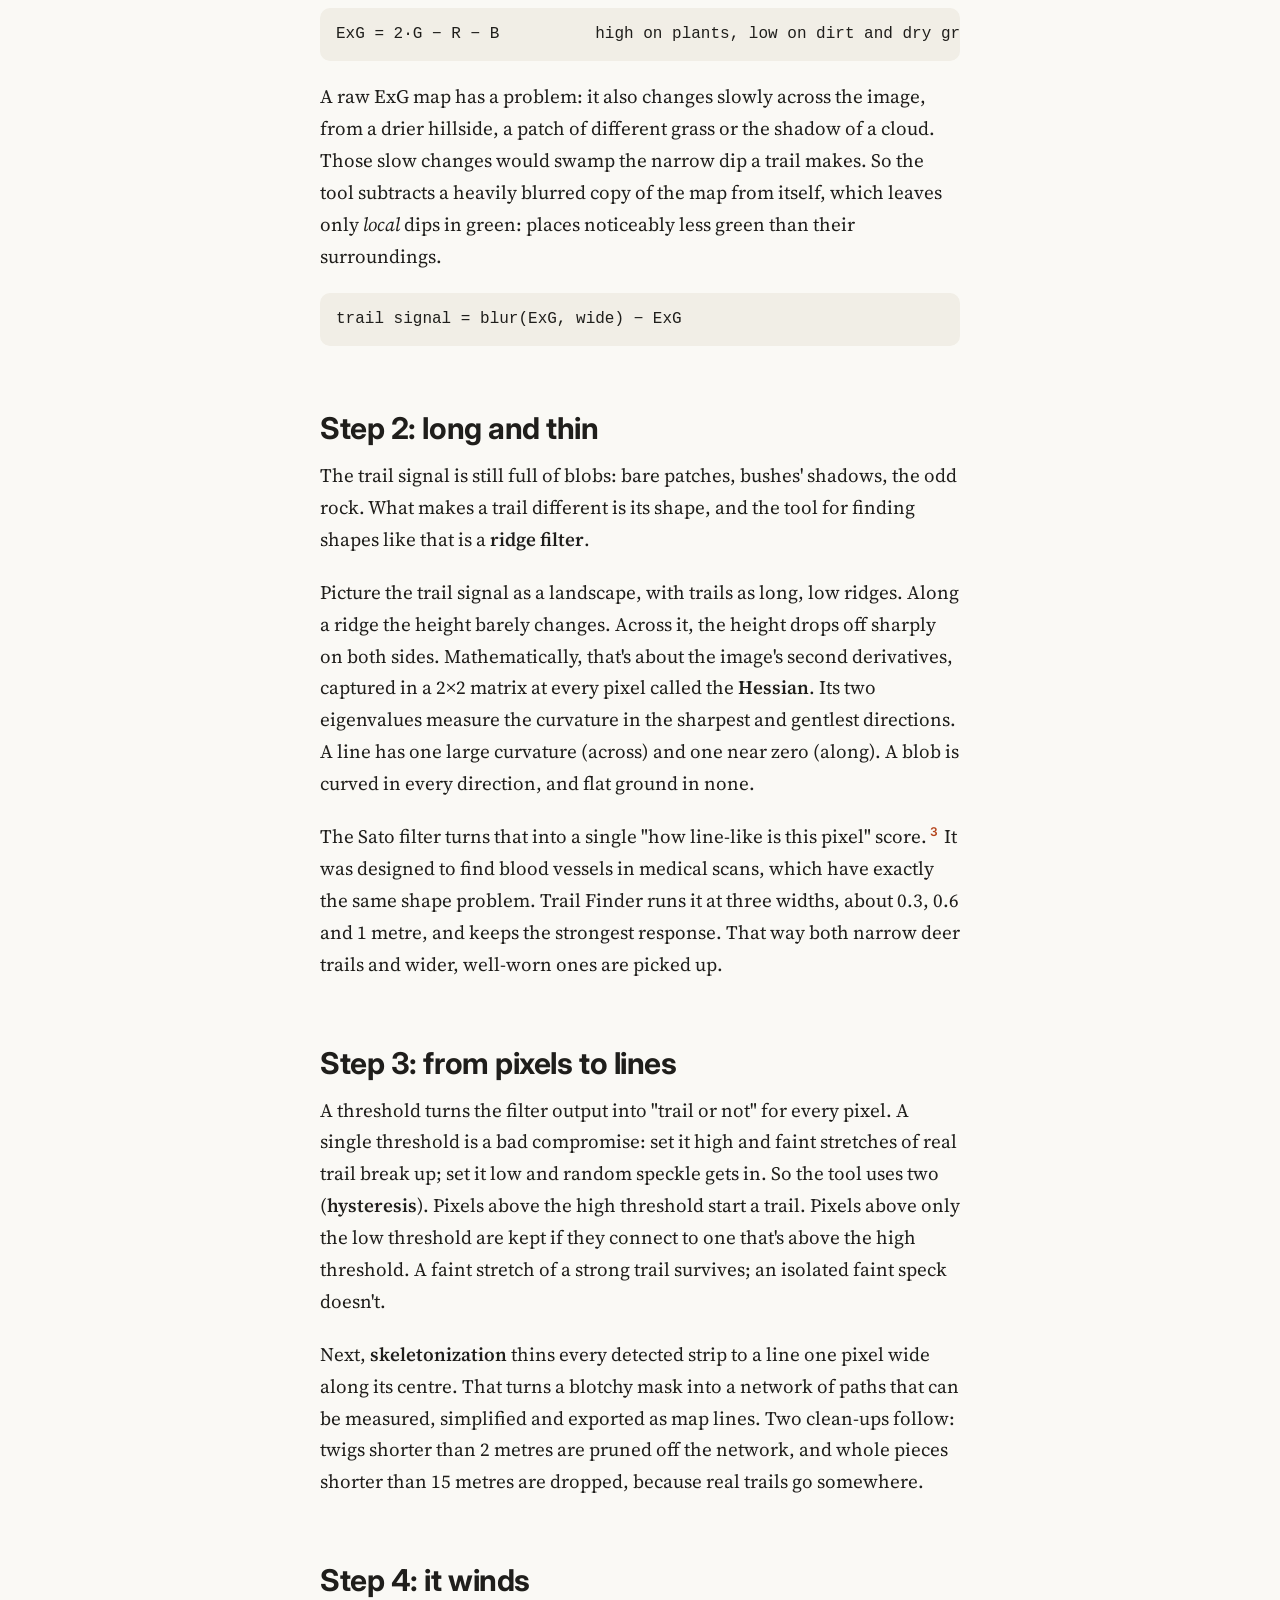
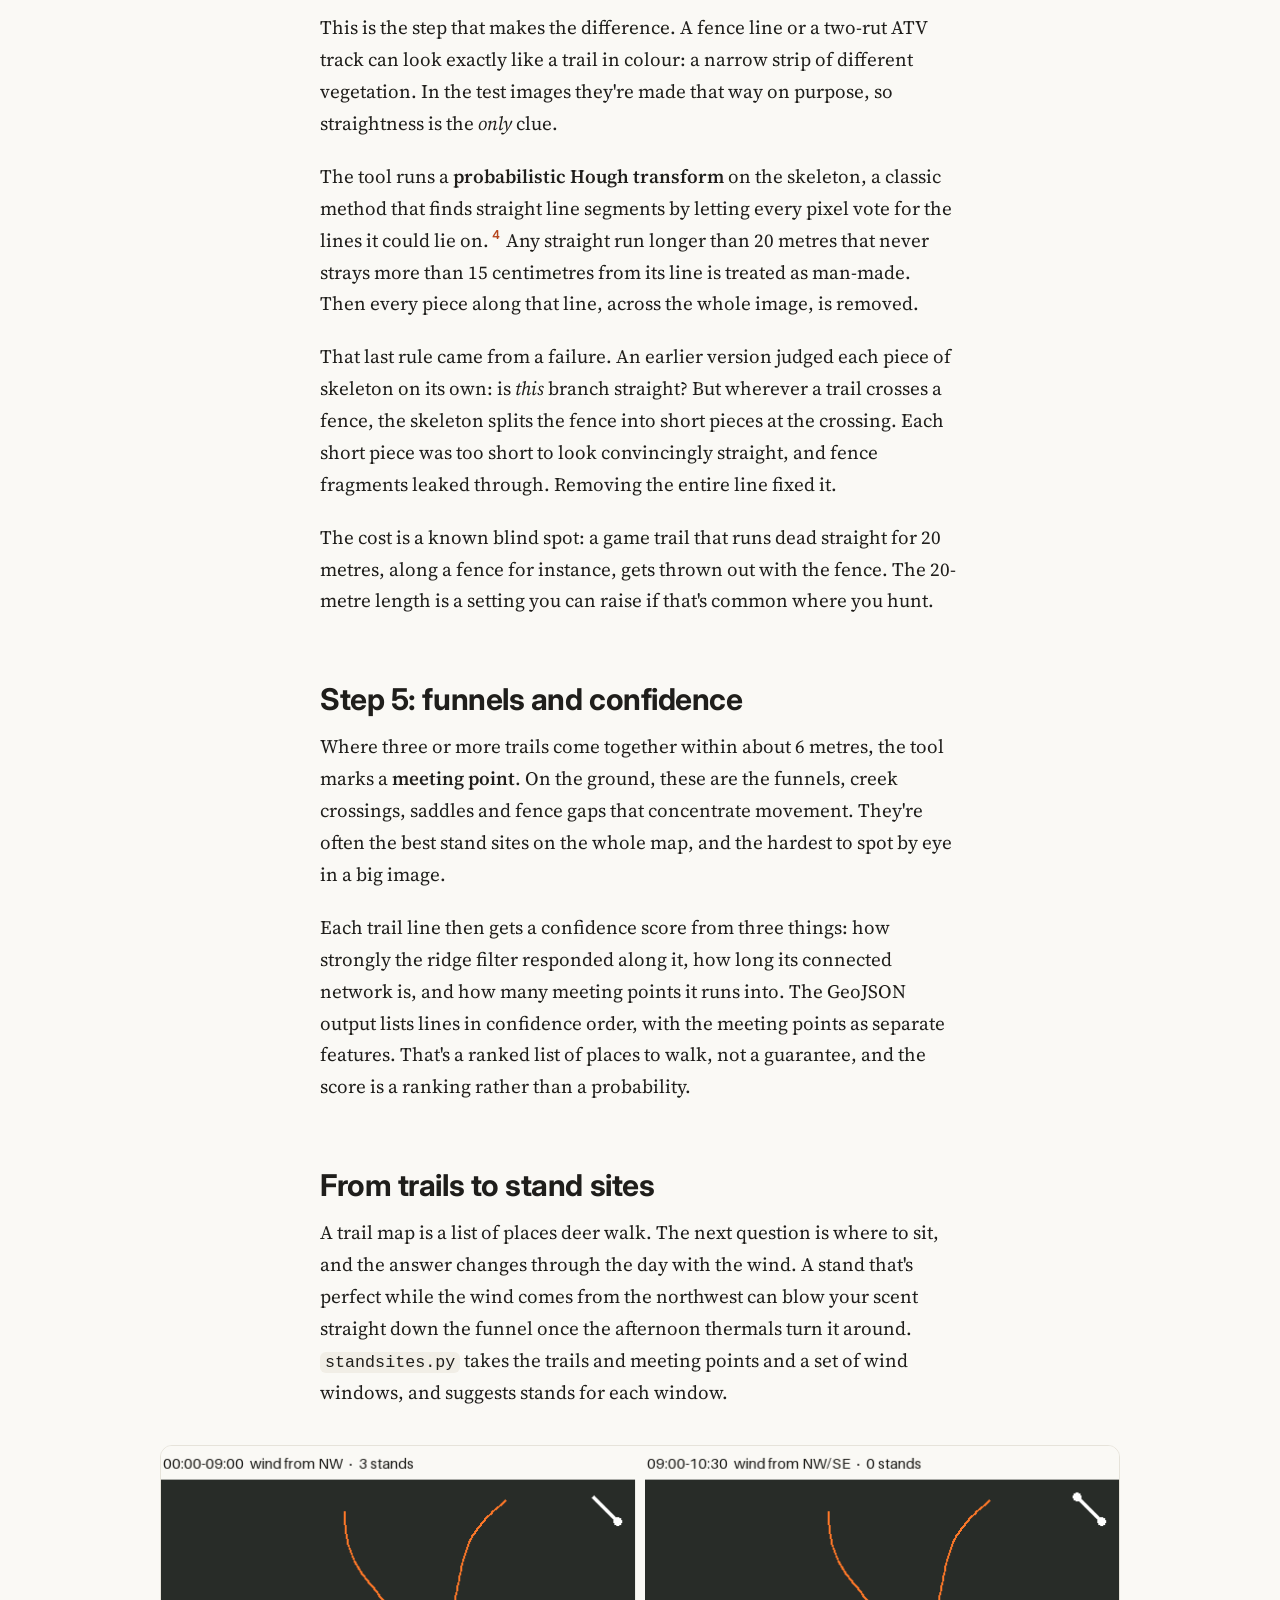
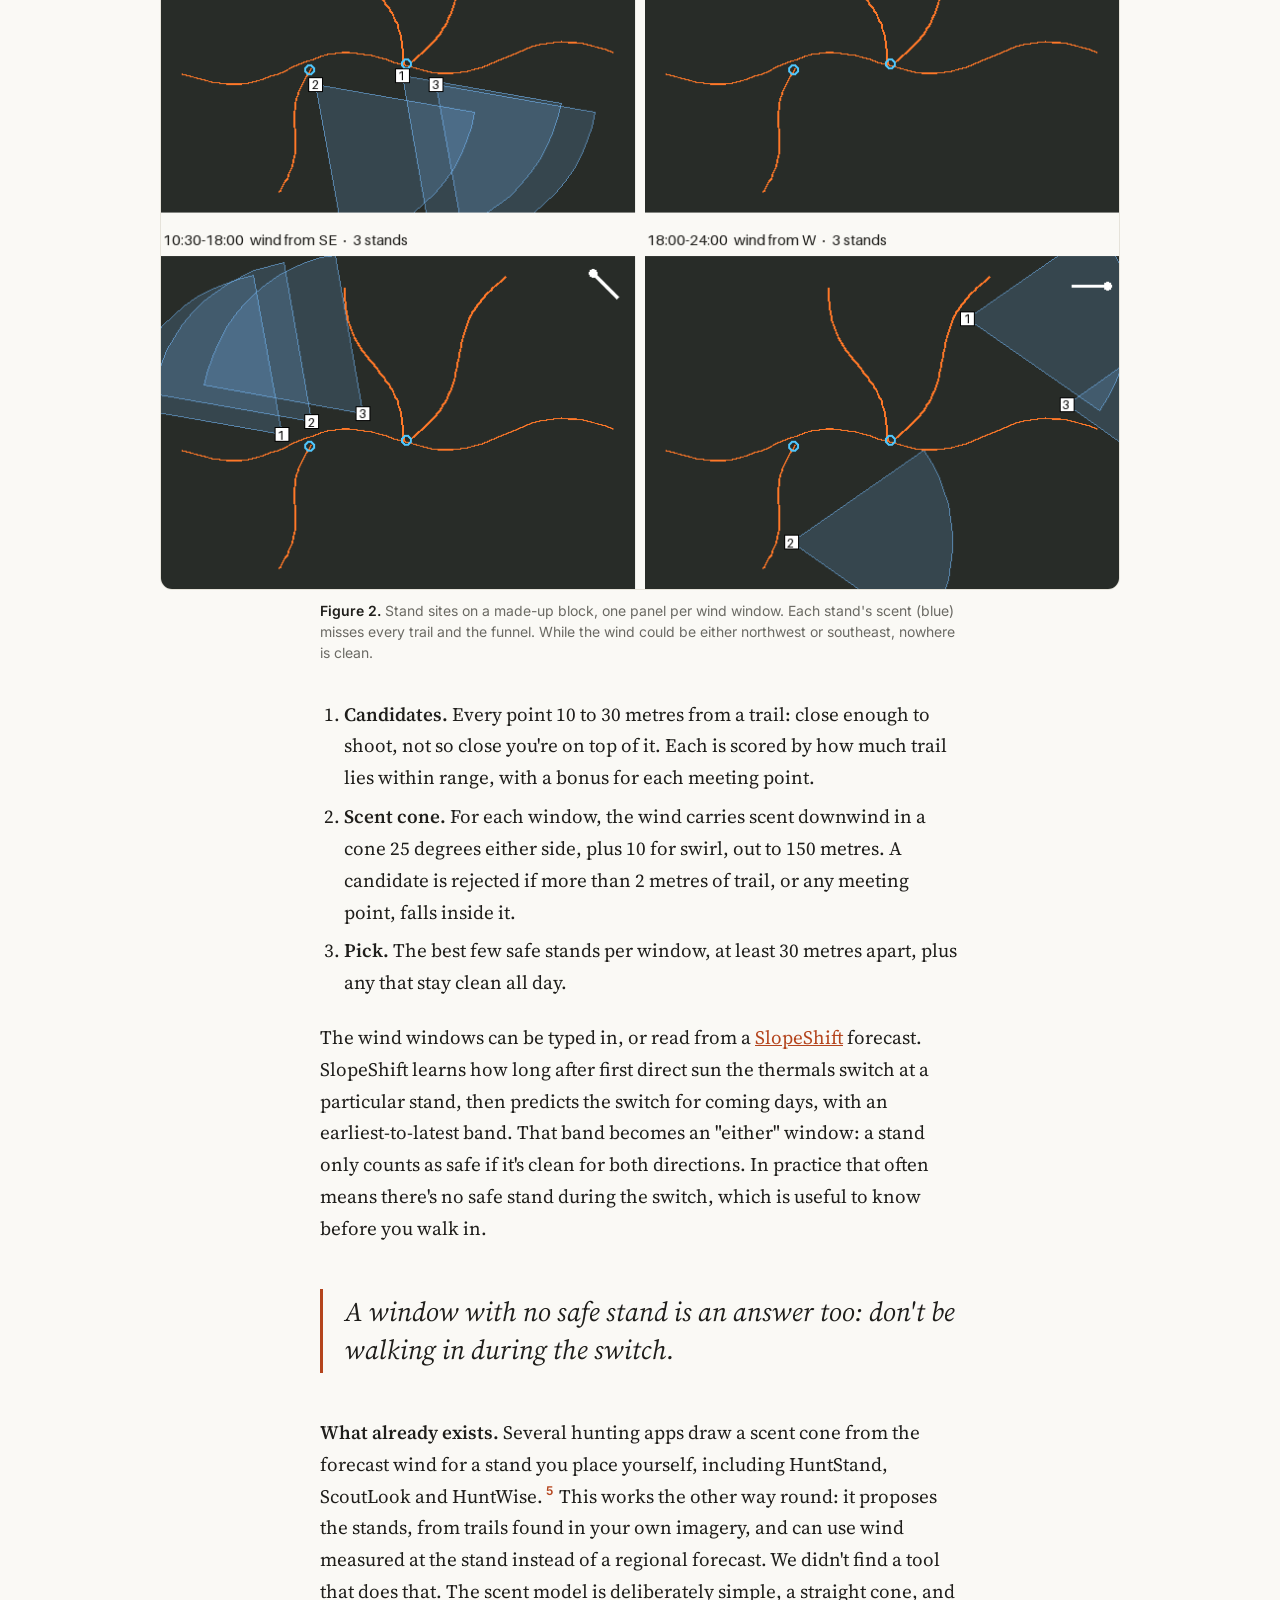
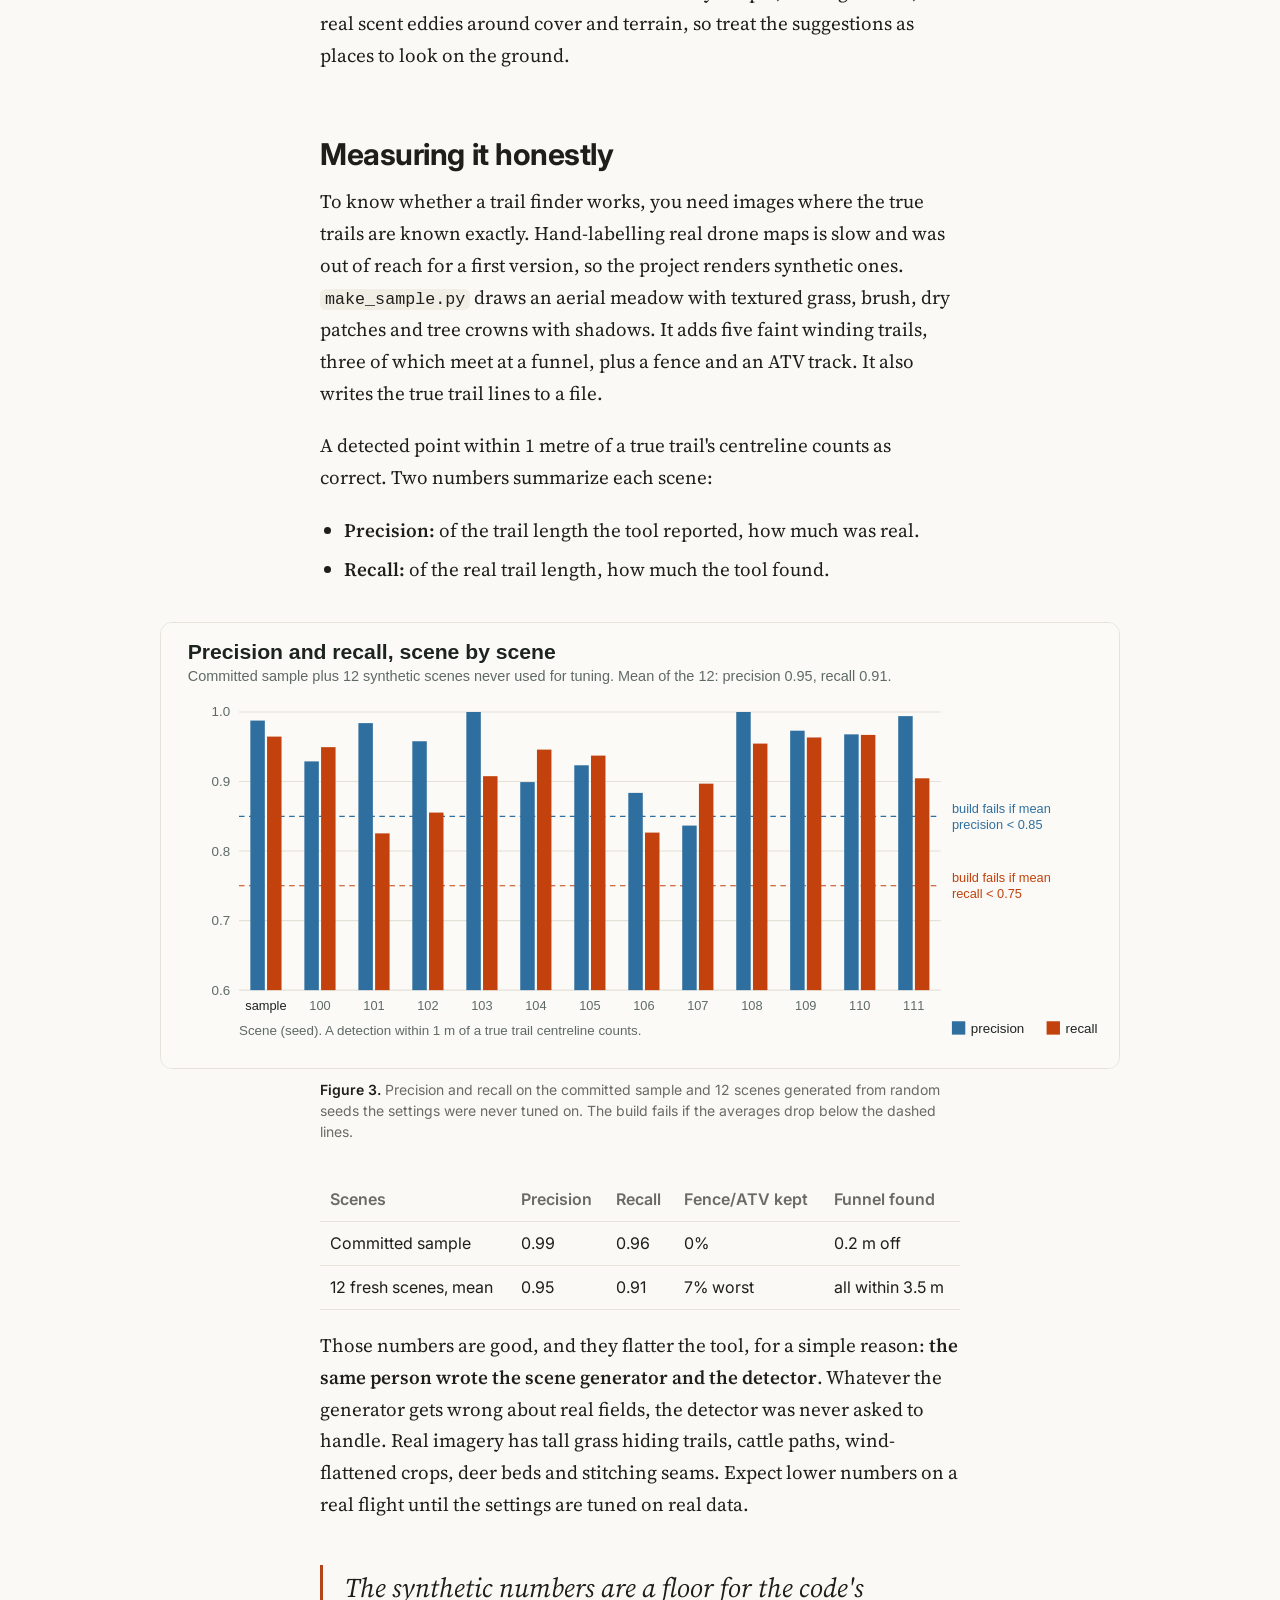
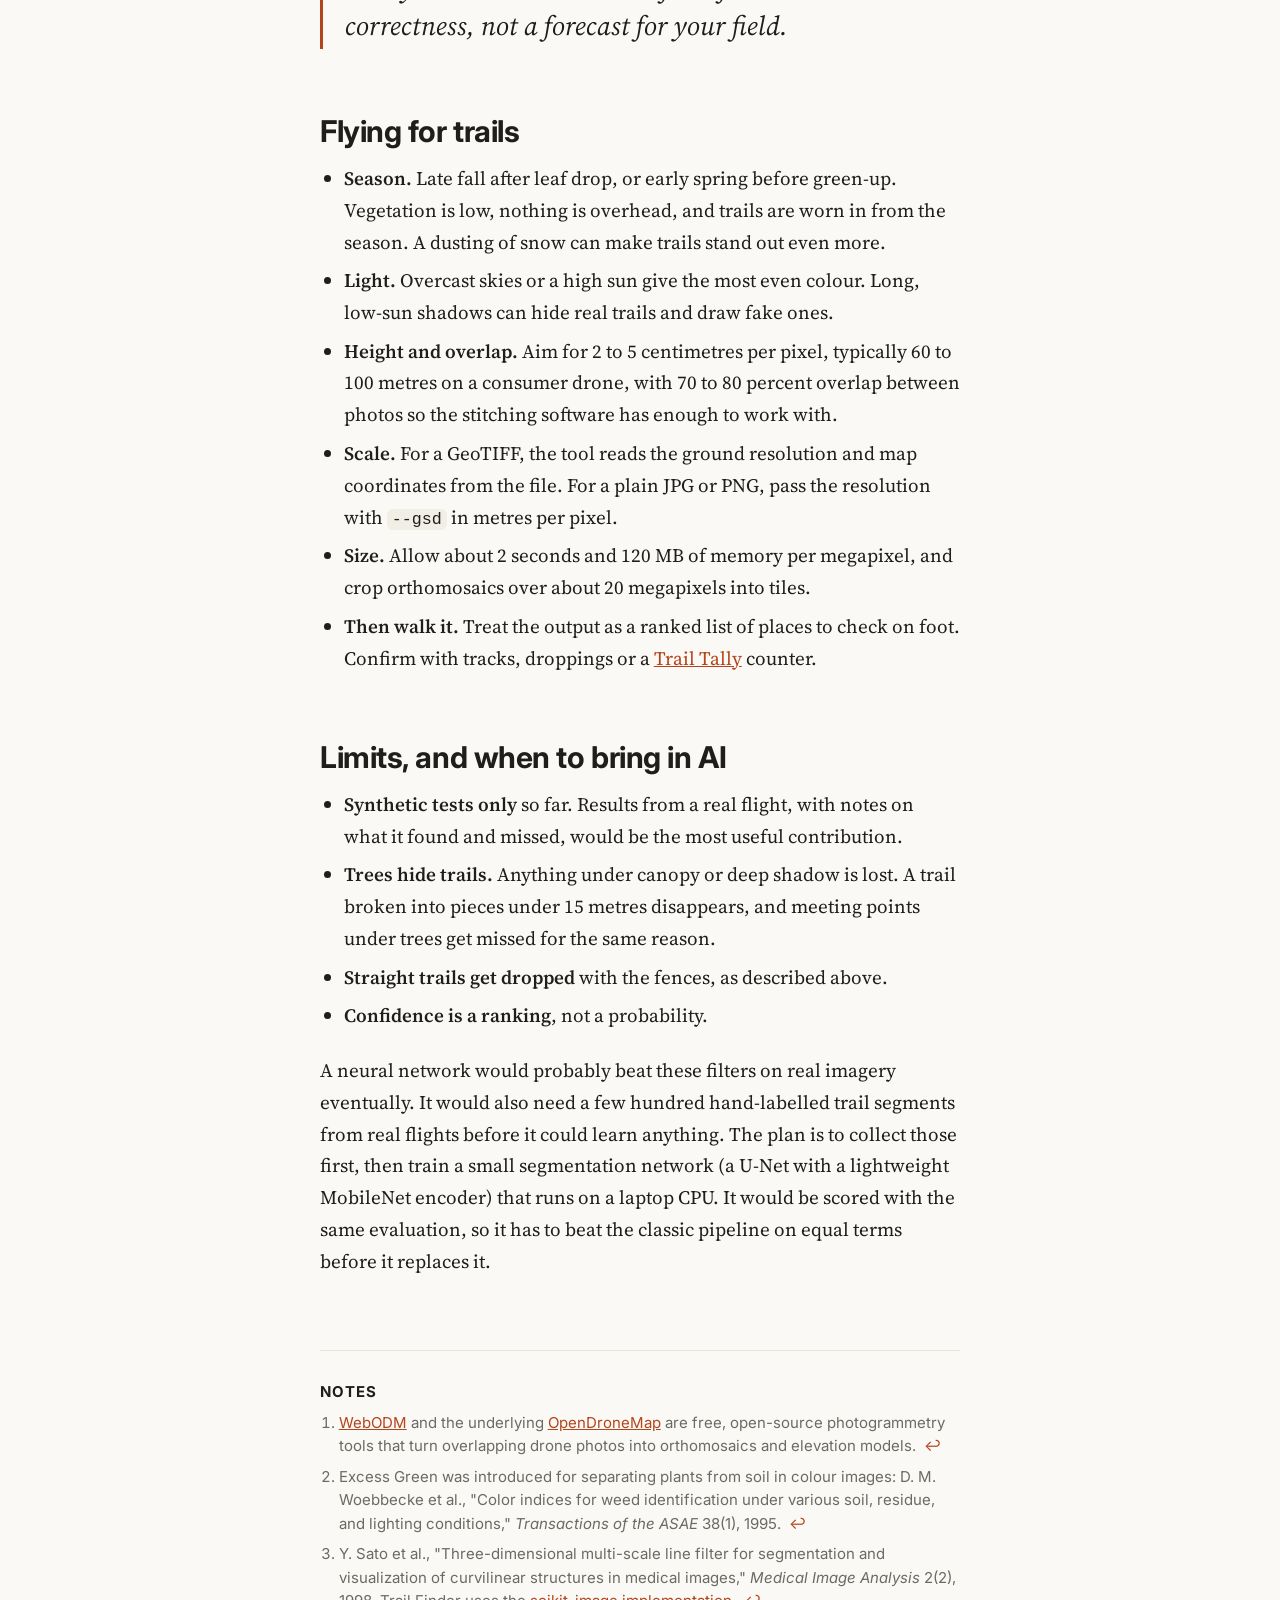
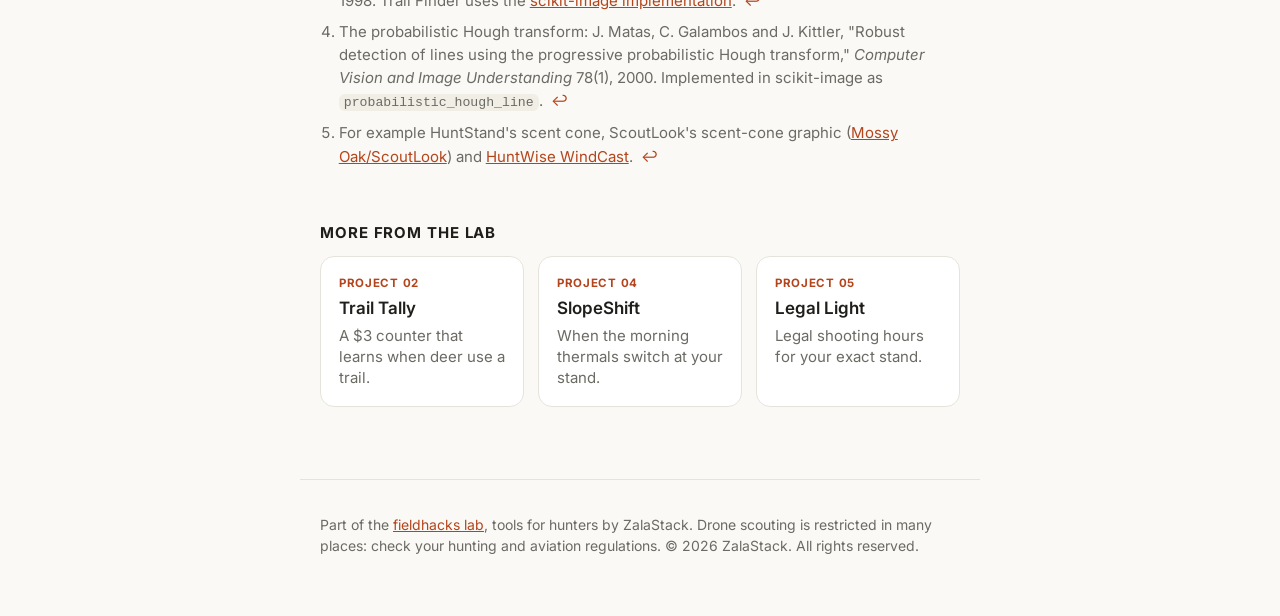
<file: trail-finder/index.html>
<!doctype html>
<html lang="en">
<head>
<meta charset="utf-8">
<meta name="viewport" content="width=device-width, initial-scale=1">
<title>Trail Finder: Finding Game Trails in Drone Imagery · fieldhacks lab</title>
<meta name="description" content="How to find game trails in drone orthomosaics with classic image processing: vegetation indices, ridge filters, skeletonization, rejecting fences with the Hough transform, finding funnels, and measuring precision and recall honestly.">
<link rel="canonical" href="https://lab.zalastack.com/fieldhacks/trail-finder/">
<meta name="theme-color" content="#faf9f5">
<meta property="og:type" content="article">
<meta property="og:site_name" content="fieldhacks">
<meta property="og:title" content="Trail Finder: finding game trails in drone imagery">
<meta property="og:description" content="Ridge filters, skeletons and a straightness test turn an off-season drone map into game-trail lines and funnels.">
<meta property="og:url" content="https://lab.zalastack.com/fieldhacks/trail-finder/">
<meta property="og:image" content="https://lab.zalastack.com/fieldhacks/social-preview.png">
<meta name="twitter:card" content="summary_large_image">
<link rel="icon" href="data:image/svg+xml,%3Csvg xmlns='http://www.w3.org/2000/svg' viewBox='0 0 32 32'%3E%3Crect width='32' height='32' rx='6' fill='%231d2321'/%3E%3Cpath d='M5 26c6-2 4-9 10-11s9-6 12-10' stroke='%23f59e0b' stroke-width='2.5' fill='none'/%3E%3C/svg%3E">
<script type="application/ld+json">
{"@context":"https://schema.org","@type":"TechArticle","headline":"Trail Finder: finding game trails in drone imagery",
 "datePublished":"2026-10-21","about":["game trails","drone mapping","image processing","ridge detection","GeoJSON"],
 "url":"https://lab.zalastack.com/fieldhacks/trail-finder/","image":"https://lab.zalastack.com/fieldhacks/social-preview.png",
 "isPartOf":{"@type":"WebSite","name":"fieldhacks","url":"https://lab.zalastack.com/fieldhacks/"},
 "author":{"@type":"Organization","name":"ZalaStack","url":"https://www.zalastack.com"}}
</script>
<link rel="preconnect" href="https://fonts.googleapis.com"><link rel="preconnect" href="https://fonts.gstatic.com" crossorigin>
<link rel="stylesheet" href="https://fonts.googleapis.com/css2?family=Inter:wght@400;600;700;800&family=Source+Serif+4:ital,opsz,wght@0,8..60,400;0,8..60,600;1,8..60,400&display=swap">
<link rel="stylesheet" href="../style.css">
</head>
<body class="article-page">
<nav class="nav" aria-label="Site"><div class="in">
  <a class="brand" href="../">fieldhacks lab</a>
  <a href="../holdpoint/">HoldPoint</a>
  <a href="../trail-tally/">Trail Tally</a>
  <a href="../trail-finder/" aria-current="page">Trail Finder</a>
  <a href="../slopeshift/">SlopeShift</a>
  <a href="../legal-light/">Legal Light</a>
  <a href="../calculator.html">Calculator</a>
  <a href="https://www.zalastack.com">ZalaStack</a>
</div></nav>

<main class="article">
  <header class="article-head">
    <p class="eyebrow">Project 03 · Image processing</p>
    <h1>Finding game trails from the air, without AI</h1>
    <p class="dek">Game trails are thin, winding lines of packed dirt. From 80 metres up, a drone can see them. Here's how a handful of classic image filters turn an off-season map into trail lines and funnels you can load into your mapping app, and how to tell whether it actually works.</p>
    <p class="byline">fieldhacks lab · October 21, 2026 · 11 min read</p>
    
  </header>

  <figure class="lead"><img src="../img/03-trail-finder/pipeline.png" width="1304" height="346" alt="Four panels: a synthetic drone image of a meadow; the thin-line filter output where winding trails, a fence and an ATV track all glow; the skeleton with straight and short pieces shown in pink as dropped; and the final trails in orange with meeting points circled"><figcaption><b>Figure 1.</b> The test image through the four main stages: the drone image, the thin-line filter, the cleaned-up skeleton (pink pieces are thrown away), and the final trails with their meeting points circled.</figcaption></figure>

  <aside class="keypoints"><h2>Key points</h2><ul>
    <li>Trails show up in ordinary colour photos as long, thin, winding strips with less green than their surroundings. Each of those three properties becomes one step of the pipeline.</li>
    <li>A ridge filter finds thin lines. A straightness test separates trails from fences and ATV tracks, which look just as thin but run straight.</li>
    <li>Where three or more trails meet, the tool marks a funnel: often the best stand site on the map.</li>
    <li>Add the day's winds, typed in or learned by a SlopeShift at the stand, and it suggests <b>stand sites for each wind window</b> whose scent stays off the trails and funnels.</li>
    <li>On synthetic test scenes it finds about 91 percent of trail length with about 95 percent precision. It hasn't been tried on real drone imagery yet.</li>
    <li>Drone scouting is restricted in many places. This is for off-season habitat mapping where you're allowed to fly.</li>
  </ul></aside>

  <nav class="toc" aria-label="Contents"><b>Contents</b><ol>
    <li><a href="#law">Read the law first</a></li>
    <li><a href="#look">What a trail looks like from above</a></li>
    <li><a href="#green">Step 1: less green</a></li>
    <li><a href="#thin">Step 2: long and thin</a></li>
    <li><a href="#skeleton">Step 3: from pixels to lines</a></li>
    <li><a href="#straight">Step 4: it winds</a></li>
    <li><a href="#funnels">Step 5: funnels and confidence</a></li>
    <li><a href="#stands">From trails to stand sites</a></li>
    <li><a href="#measure">Measuring it honestly</a></li>
    <li><a href="#fly">Flying for trails</a></li>
    <li><a href="#limits">Limits, and when to bring in AI</a></li>
  </ol></nav>

  <section id="law">
    <h2>Read the law first</h2>
    <p>Before anything technical: many provinces and states restrict using aircraft, drones included, to locate, track or hunt game. The restrictions are often tied to a window before and during the season, and some places ban it outright. Aviation rules add their own limits on where, how high and how far you can fly.</p>
    <div class="callout"><p><b>What this tool is for.</b> Off-season habitat mapping on land you have permission to fly, under your aviation authority's rules. Check your hunting regulations before you fly, and again before you hunt.</p></div>
  </section>

  <section id="look">
    <h2>What a trail looks like from above</h2>
    <p>A drone flying at 60 to 120 metres with an ordinary camera captures a few centimetres of ground per pixel. Free software like WebODM stitches hundreds of overlapping photos into one big, map-accurate image called an <b>orthomosaic</b>.<sup class="ref"><a href="#n1" id="r1">1</a></sup> At that resolution, a well-used deer trail 20 to 60 centimetres wide is a line three to ten pixels across.</p>
    <p>Look at enough of these images and three things give trails away:</p>
    <ul>
      <li><b>Less green.</b> Trampled plants and bare dirt reflect less green and slightly more red than the vegetation beside them.</li>
      <li><b>Long and thin.</b> A trail is many times longer than it is wide. A dry patch, a bush or a deer bed isn't.</li>
      <li><b>It winds.</b> Animals follow terrain and cover, so trails curve around obstacles and along contours. Fences, ATV tracks, pipelines and survey cuts run straight.</li>
    </ul>
    <p>None of those needs machine learning to measure. Each one maps onto a well-understood image-processing step, and the pipeline is just those steps in order.</p>
    <blockquote class="pull">A trail is less green, long and thin, and it winds. Each property becomes one filter.</blockquote>
  </section>

  <section id="green">
    <h2>Step 1: less green</h2>
    <p>Farm and forestry imaging often uses near-infrared cameras to measure plant health. Trail Finder sticks to ordinary RGB, because that's what most drones carry. The standard RGB-only measure is <b>Excess Green</b>, worked out for every pixel:<sup class="ref"><a href="#n2" id="r2">2</a></sup></p>
    <div class="eq">ExG = 2·G − R − B          high on plants, low on dirt and dry grass</div>
    <p>A raw ExG map has a problem: it also changes slowly across the image, from a drier hillside, a patch of different grass or the shadow of a cloud. Those slow changes would swamp the narrow dip a trail makes. So the tool subtracts a heavily blurred copy of the map from itself, which leaves only <i>local</i> dips in green: places noticeably less green than their surroundings.</p>
    <div class="eq">trail signal = blur(ExG, wide) − ExG</div>
  </section>

  <section id="thin">
    <h2>Step 2: long and thin</h2>
    <p>The trail signal is still full of blobs: bare patches, bushes' shadows, the odd rock. What makes a trail different is its shape, and the tool for finding shapes like that is a <b>ridge filter</b>.</p>
    <p>Picture the trail signal as a landscape, with trails as long, low ridges. Along a ridge the height barely changes. Across it, the height drops off sharply on both sides. Mathematically, that's about the image's second derivatives, captured in a 2×2 matrix at every pixel called the <b>Hessian</b>. Its two eigenvalues measure the curvature in the sharpest and gentlest directions. A line has one large curvature (across) and one near zero (along). A blob is curved in every direction, and flat ground in none.</p>
    <p>The Sato filter turns that into a single "how line-like is this pixel" score.<sup class="ref"><a href="#n3" id="r3">3</a></sup> It was designed to find blood vessels in medical scans, which have exactly the same shape problem. Trail Finder runs it at three widths, about 0.3, 0.6 and 1 metre, and keeps the strongest response. That way both narrow deer trails and wider, well-worn ones are picked up.</p>
  </section>

  <section id="skeleton">
    <h2>Step 3: from pixels to lines</h2>
    <p>A threshold turns the filter output into "trail or not" for every pixel. A single threshold is a bad compromise: set it high and faint stretches of real trail break up; set it low and random speckle gets in. So the tool uses two (<b>hysteresis</b>). Pixels above the high threshold start a trail. Pixels above only the low threshold are kept if they connect to one that's above the high threshold. A faint stretch of a strong trail survives; an isolated faint speck doesn't.</p>
    <p>Next, <b>skeletonization</b> thins every detected strip to a line one pixel wide along its centre. That turns a blotchy mask into a network of paths that can be measured, simplified and exported as map lines. Two clean-ups follow: twigs shorter than 2 metres are pruned off the network, and whole pieces shorter than 15 metres are dropped, because real trails go somewhere.</p>
  </section>

  <section id="straight">
    <h2>Step 4: it winds</h2>
    <p>This is the step that makes the difference. A fence line or a two-rut ATV track can look exactly like a trail in colour: a narrow strip of different vegetation. In the test images they're made that way on purpose, so straightness is the <i>only</i> clue.</p>
    <p>The tool runs a <b>probabilistic Hough transform</b> on the skeleton, a classic method that finds straight line segments by letting every pixel vote for the lines it could lie on.<sup class="ref"><a href="#n4" id="r4">4</a></sup> Any straight run longer than 20 metres that never strays more than 15 centimetres from its line is treated as man-made. Then every piece along that line, across the whole image, is removed.</p>
    <p>That last rule came from a failure. An earlier version judged each piece of skeleton on its own: is <i>this</i> branch straight? But wherever a trail crosses a fence, the skeleton splits the fence into short pieces at the crossing. Each short piece was too short to look convincingly straight, and fence fragments leaked through. Removing the entire line fixed it.</p>
    <p>The cost is a known blind spot: a game trail that runs dead straight for 20 metres, along a fence for instance, gets thrown out with the fence. The 20-metre length is a setting you can raise if that's common where you hunt.</p>
  </section>

  <section id="funnels">
    <h2>Step 5: funnels and confidence</h2>
    <p>Where three or more trails come together within about 6 metres, the tool marks a <b>meeting point</b>. On the ground, these are the funnels, creek crossings, saddles and fence gaps that concentrate movement. They're often the best stand sites on the whole map, and the hardest to spot by eye in a big image.</p>
    <p>Each trail line then gets a confidence score from three things: how strongly the ridge filter responded along it, how long its connected network is, and how many meeting points it runs into. The GeoJSON output lists lines in confidence order, with the meeting points as separate features. That's a ranked list of places to walk, not a guarantee, and the score is a ranking rather than a probability.</p>
  </section>

  <section id="stands">
    <h2>From trails to stand sites</h2>
    <p>A trail map is a list of places deer walk. The next question is where to sit, and the answer changes through the day with the wind. A stand that's perfect while the wind comes from the northwest can blow your scent straight down the funnel once the afternoon thermals turn it around. <code>standsites.py</code> takes the trails and meeting points and a set of wind windows, and suggests stands for each window.</p>
    <figure class="wide"><img src="../img/03-trail-finder/stands.png" width="970" height="752" loading="lazy" alt="Four map panels of a 400 by 300 metre block with a creek-bottom trail, two bedding trails meeting it at a funnel and a trail from the south; each panel shows the chosen stands as numbered white squares with blue scent wedges for that time window's wind; the 09:00 to 10:30 switching window has no stands"><figcaption><b>Figure 2.</b> Stand sites on a made-up block, one panel per wind window. Each stand's scent (blue) misses every trail and the funnel. While the wind could be either northwest or southeast, nowhere is clean.</figcaption></figure>
    <ol>
      <li><b>Candidates.</b> Every point 10 to 30 metres from a trail: close enough to shoot, not so close you're on top of it. Each is scored by how much trail lies within range, with a bonus for each meeting point.</li>
      <li><b>Scent cone.</b> For each window, the wind carries scent downwind in a cone 25 degrees either side, plus 10 for swirl, out to 150 metres. A candidate is rejected if more than 2 metres of trail, or any meeting point, falls inside it.</li>
      <li><b>Pick.</b> The best few safe stands per window, at least 30 metres apart, plus any that stay clean all day.</li>
    </ol>
    <p>The wind windows can be typed in, or read from a <a href="../slopeshift/">SlopeShift</a> forecast. SlopeShift learns how long after first direct sun the thermals switch at a particular stand, then predicts the switch for coming days, with an earliest-to-latest band. That band becomes an "either" window: a stand only counts as safe if it's clean for both directions. In practice that often means there's no safe stand during the switch, which is useful to know before you walk in.</p>
    <blockquote class="pull">A window with no safe stand is an answer too: don't be walking in during the switch.</blockquote>
    <p><b>What already exists.</b> Several hunting apps draw a scent cone from the forecast wind for a stand you place yourself, including HuntStand, ScoutLook and HuntWise.<sup class="ref"><a href="#n5" id="r5">5</a></sup> This works the other way round: it proposes the stands, from trails found in your own imagery, and can use wind measured at the stand instead of a regional forecast. We didn't find a tool that does that. The scent model is deliberately simple, a straight cone, and real scent eddies around cover and terrain, so treat the suggestions as places to look on the ground.</p>
  </section>

  <section id="measure">
    <h2>Measuring it honestly</h2>
    <p>To know whether a trail finder works, you need images where the true trails are known exactly. Hand-labelling real drone maps is slow and was out of reach for a first version, so the project renders synthetic ones. <code>make_sample.py</code> draws an aerial meadow with textured grass, brush, dry patches and tree crowns with shadows. It adds five faint winding trails, three of which meet at a funnel, plus a fence and an ATV track. It also writes the true trail lines to a file.</p>
    <p>A detected point within 1 metre of a true trail's centreline counts as correct. Two numbers summarize each scene:</p>
    <ul>
      <li><b>Precision:</b> of the trail length the tool reported, how much was real.</li>
      <li><b>Recall:</b> of the real trail length, how much the tool found.</li>
    </ul>
    <figure class="wide"><img src="../img/03-trail-finder/results.svg" width="860" height="400" loading="lazy" alt="Bar chart of precision and recall for the committed sample and twelve synthetic test scenes; precision ranges from about 0.84 to 1.0 and recall from about 0.83 to 0.97, all above the build-failure thresholds"><figcaption><b>Figure 3.</b> Precision and recall on the committed sample and 12 scenes generated from random seeds the settings were never tuned on. The build fails if the averages drop below the dashed lines.</figcaption></figure>
    <div class="table-wrap"><table>
      <thead><tr><th>Scenes</th><th>Precision</th><th>Recall</th><th>Fence/ATV kept</th><th>Funnel found</th></tr></thead>
      <tbody>
        <tr><td>Committed sample</td><td>0.99</td><td>0.96</td><td>0%</td><td>0.2 m off</td></tr>
        <tr><td>12 fresh scenes, mean</td><td>0.95</td><td>0.91</td><td>7% worst</td><td>all within 3.5 m</td></tr>
      </tbody>
    </table></div>
    <p>Those numbers are good, and they flatter the tool, for a simple reason: <b>the same person wrote the scene generator and the detector</b>. Whatever the generator gets wrong about real fields, the detector was never asked to handle. Real imagery has tall grass hiding trails, cattle paths, wind-flattened crops, deer beds and stitching seams. Expect lower numbers on a real flight until the settings are tuned on real data.</p>
    <blockquote class="pull">The synthetic numbers are a floor for the code's correctness, not a forecast for your field.</blockquote>
  </section>

  <section id="fly">
    <h2>Flying for trails</h2>
    <ul>
      <li><b>Season.</b> Late fall after leaf drop, or early spring before green-up. Vegetation is low, nothing is overhead, and trails are worn in from the season. A dusting of snow can make trails stand out even more.</li>
      <li><b>Light.</b> Overcast skies or a high sun give the most even colour. Long, low-sun shadows can hide real trails and draw fake ones.</li>
      <li><b>Height and overlap.</b> Aim for 2 to 5 centimetres per pixel, typically 60 to 100 metres on a consumer drone, with 70 to 80 percent overlap between photos so the stitching software has enough to work with.</li>
      <li><b>Scale.</b> For a GeoTIFF, the tool reads the ground resolution and map coordinates from the file. For a plain JPG or PNG, pass the resolution with <code>--gsd</code> in metres per pixel.</li>
      <li><b>Size.</b> Allow about 2 seconds and 120 MB of memory per megapixel, and crop orthomosaics over about 20 megapixels into tiles.</li>
      <li><b>Then walk it.</b> Treat the output as a ranked list of places to check on foot. Confirm with tracks, droppings or a <a href="../trail-tally/">Trail Tally</a> counter.</li>
    </ul>
  </section>

  <section id="limits">
    <h2>Limits, and when to bring in AI</h2>
    <ul>
      <li><b>Synthetic tests only</b> so far. Results from a real flight, with notes on what it found and missed, would be the most useful contribution.</li>
      <li><b>Trees hide trails.</b> Anything under canopy or deep shadow is lost. A trail broken into pieces under 15 metres disappears, and meeting points under trees get missed for the same reason.</li>
      <li><b>Straight trails get dropped</b> with the fences, as described above.</li>
      <li><b>Confidence is a ranking</b>, not a probability.</li>
    </ul>
    <p>A neural network would probably beat these filters on real imagery eventually. It would also need a few hundred hand-labelled trail segments from real flights before it could learn anything. The plan is to collect those first, then train a small segmentation network (a U-Net with a lightweight MobileNet encoder) that runs on a laptop CPU. It would be scored with the same evaluation, so it has to beat the classic pipeline on equal terms before it replaces it.</p>
  </section>

  <section class="notes"><h2>Notes</h2><ol>
    <li id="n1"><a href="https://github.com/OpenDroneMap/WebODM">WebODM</a> and the underlying <a href="https://github.com/OpenDroneMap/ODM">OpenDroneMap</a> are free, open-source photogrammetry tools that turn overlapping drone photos into orthomosaics and elevation models. <a href="#r1" aria-label="back to text">↩</a></li>
    <li id="n2">Excess Green was introduced for separating plants from soil in colour images: D. M. Woebbecke et al., "Color indices for weed identification under various soil, residue, and lighting conditions," <i>Transactions of the ASAE</i> 38(1), 1995. <a href="#r2" aria-label="back to text">↩</a></li>
    <li id="n3">Y. Sato et al., "Three-dimensional multi-scale line filter for segmentation and visualization of curvilinear structures in medical images," <i>Medical Image Analysis</i> 2(2), 1998. Trail Finder uses the <a href="https://scikit-image.org/docs/stable/api/skimage.filters.html#skimage.filters.sato">scikit-image implementation</a>. <a href="#r3" aria-label="back to text">↩</a></li>
    <li id="n4">The probabilistic Hough transform: J. Matas, C. Galambos and J. Kittler, "Robust detection of lines using the progressive probabilistic Hough transform," <i>Computer Vision and Image Understanding</i> 78(1), 2000. Implemented in scikit-image as <code>probabilistic_hough_line</code>. <a href="#r4" aria-label="back to text">↩</a></li>
    <li id="n5">For example HuntStand's scent cone, ScoutLook's scent-cone graphic (<a href="https://www.mossyoak.com/our-obsession/blogs/gear-spotlight/mossy-oak-hunting-weather-app-from-scoutlook">Mossy Oak/ScoutLook</a>) and <a href="https://huntwise.com/field-guide/hunting-tips/how-to-use-windcast-for-scent-control">HuntWise WindCast</a>. <a href="#r5" aria-label="back to text">↩</a></li>
  </ol></section>

  <section class="related"><h2>More from the lab</h2><div class="related-grid">
    <a class="related-card" href="../trail-tally/"><span class="eyebrow">Project 02</span><b>Trail Tally</b><span>A $3 counter that learns when deer use a trail.</span></a>
    <a class="related-card" href="../slopeshift/"><span class="eyebrow">Project 04</span><b>SlopeShift</b><span>When the morning thermals switch at your stand.</span></a>
    <a class="related-card" href="../legal-light/"><span class="eyebrow">Project 05</span><b>Legal Light</b><span>Legal shooting hours for your exact stand.</span></a>
  </div></section>
</main>
<footer class="site-foot"><p>Part of the <a href="../">fieldhacks lab</a>, tools for hunters by ZalaStack. Drone scouting is restricted in many places: check your hunting and aviation regulations. © 2026 ZalaStack. All rights reserved.</p></footer>
</body>
</html>
</file>
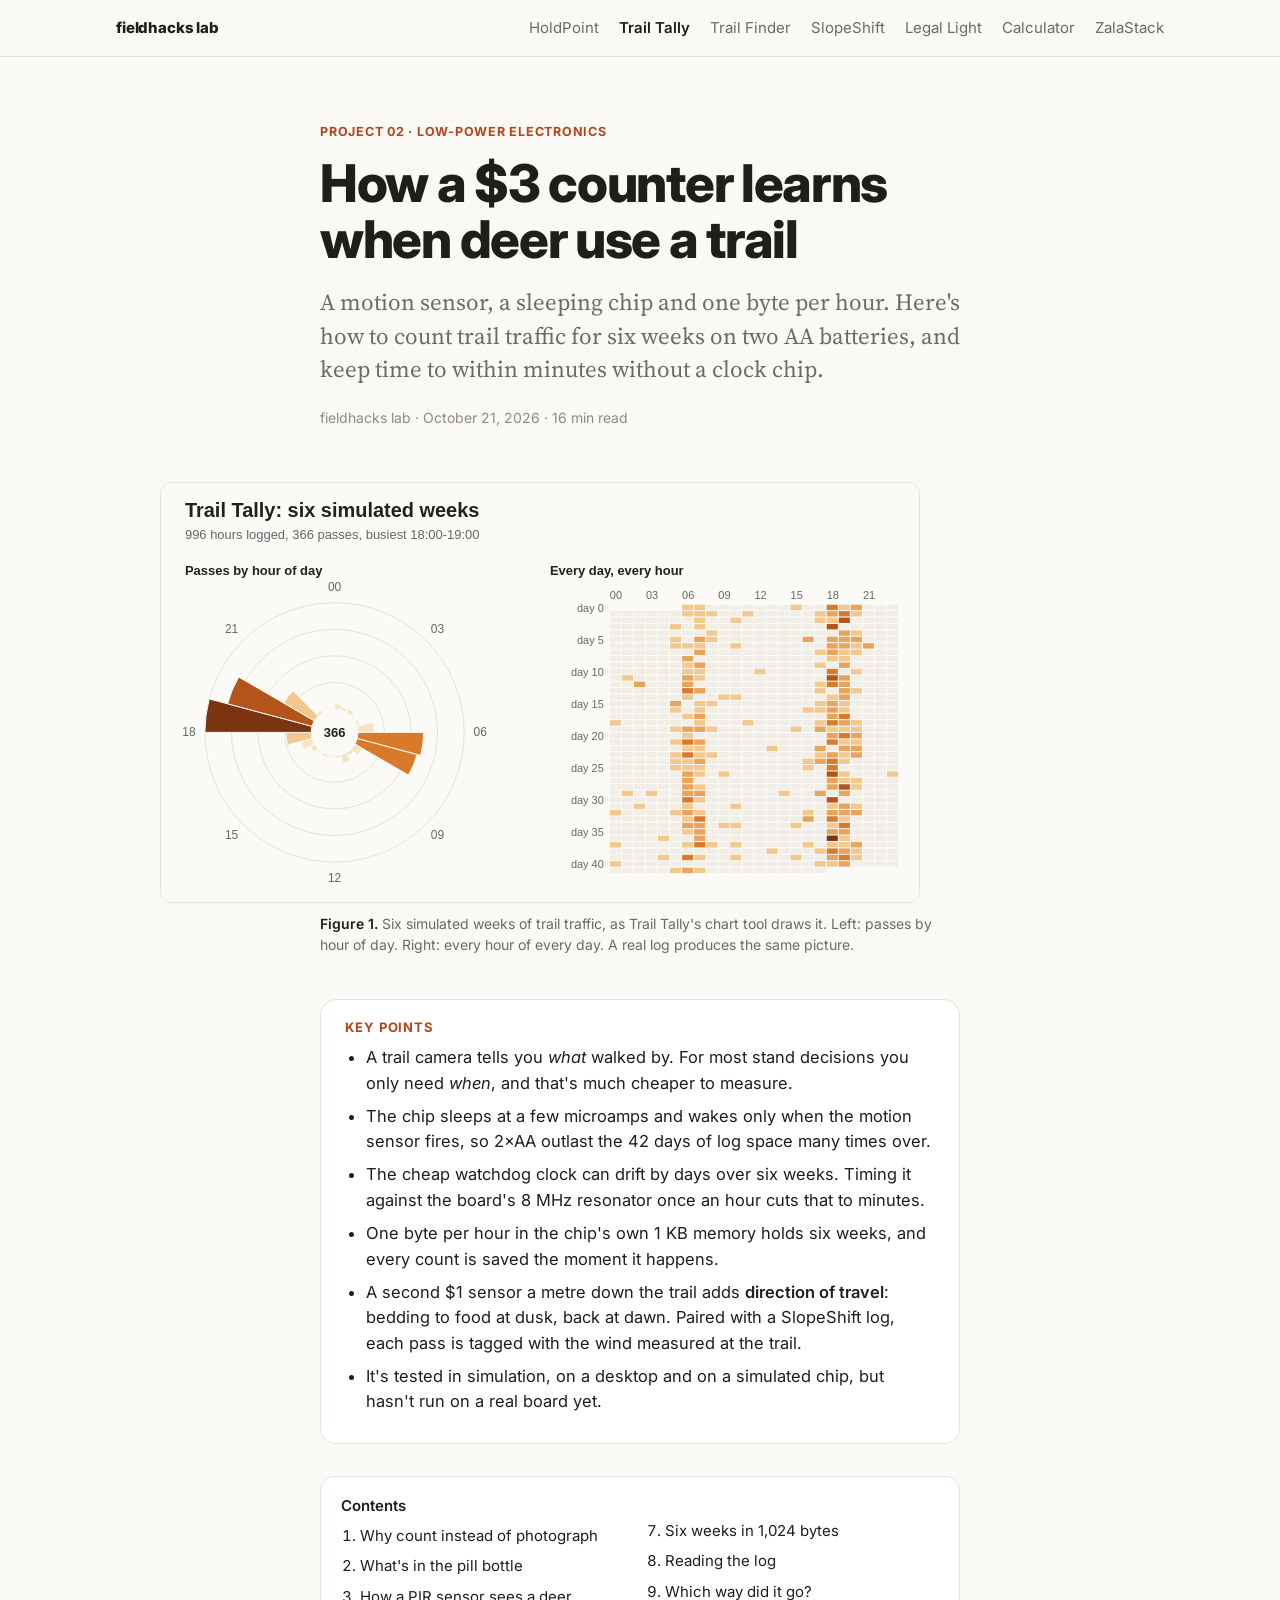
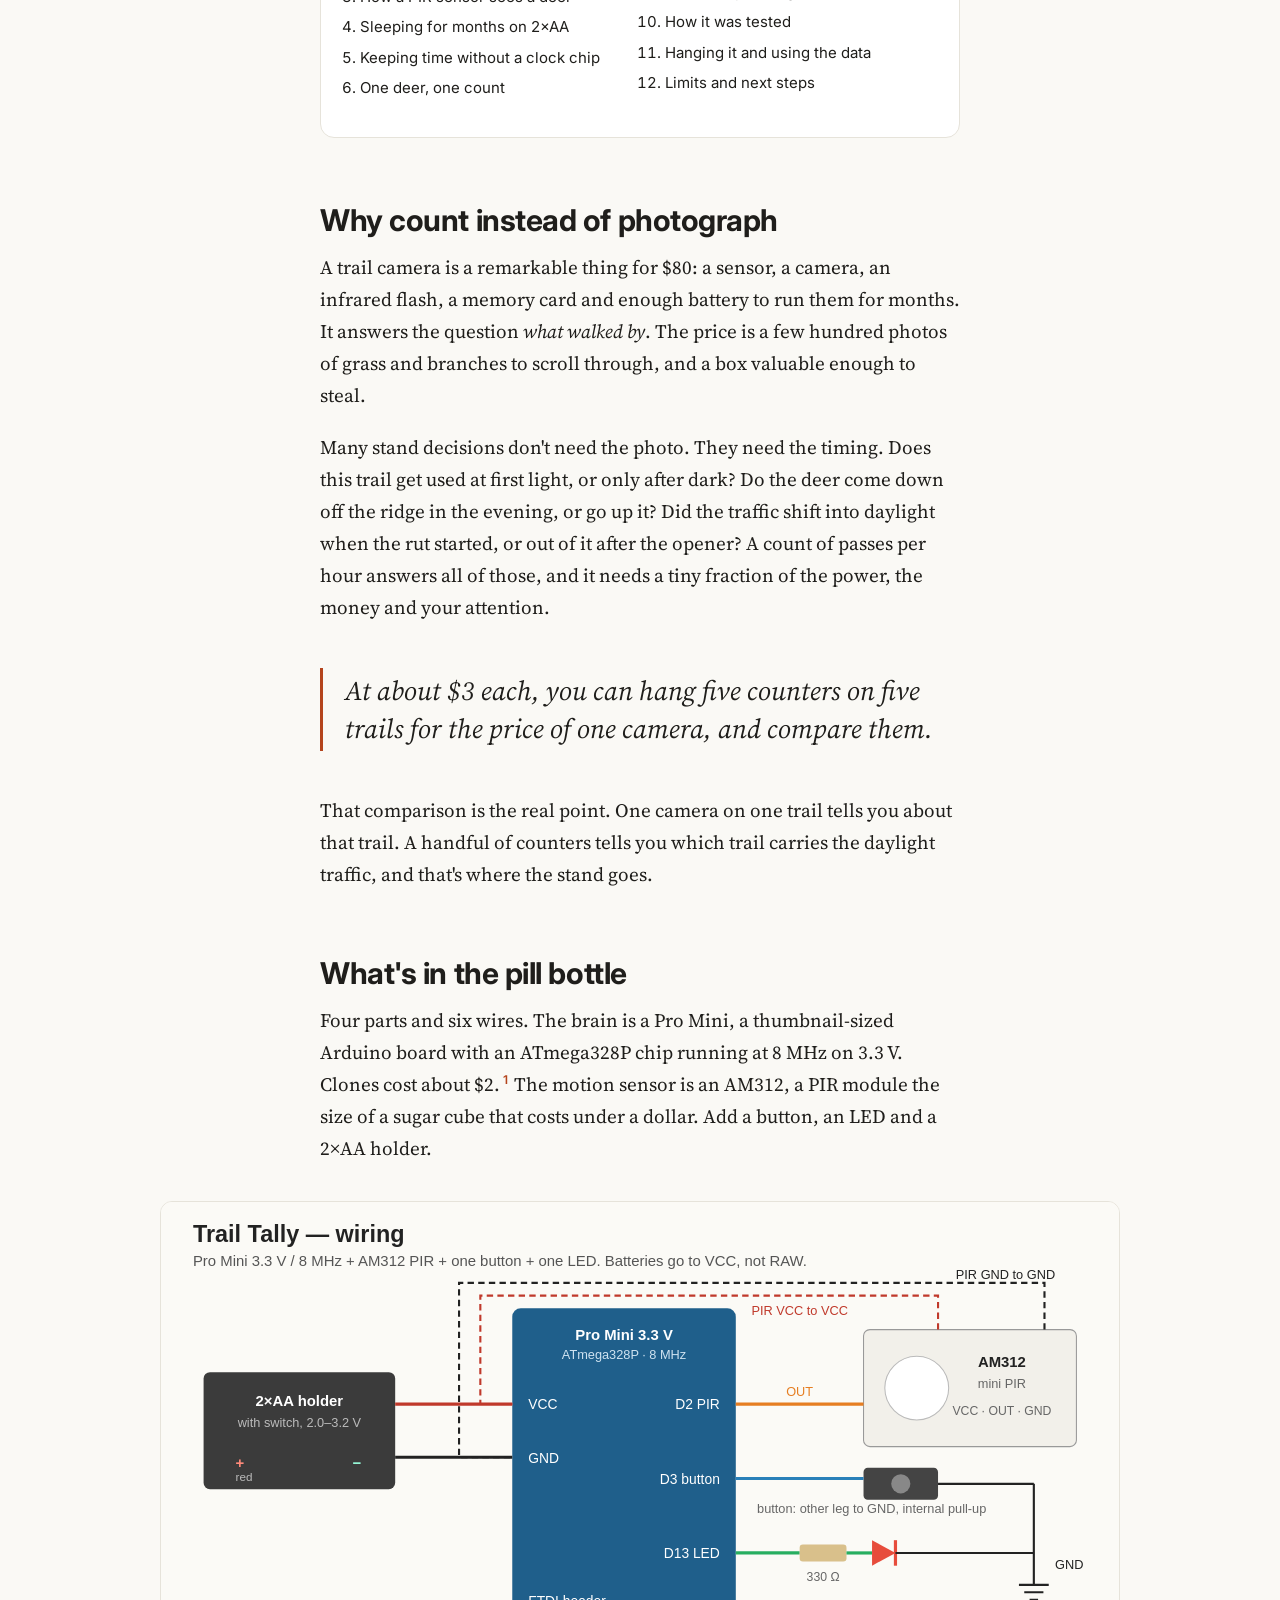
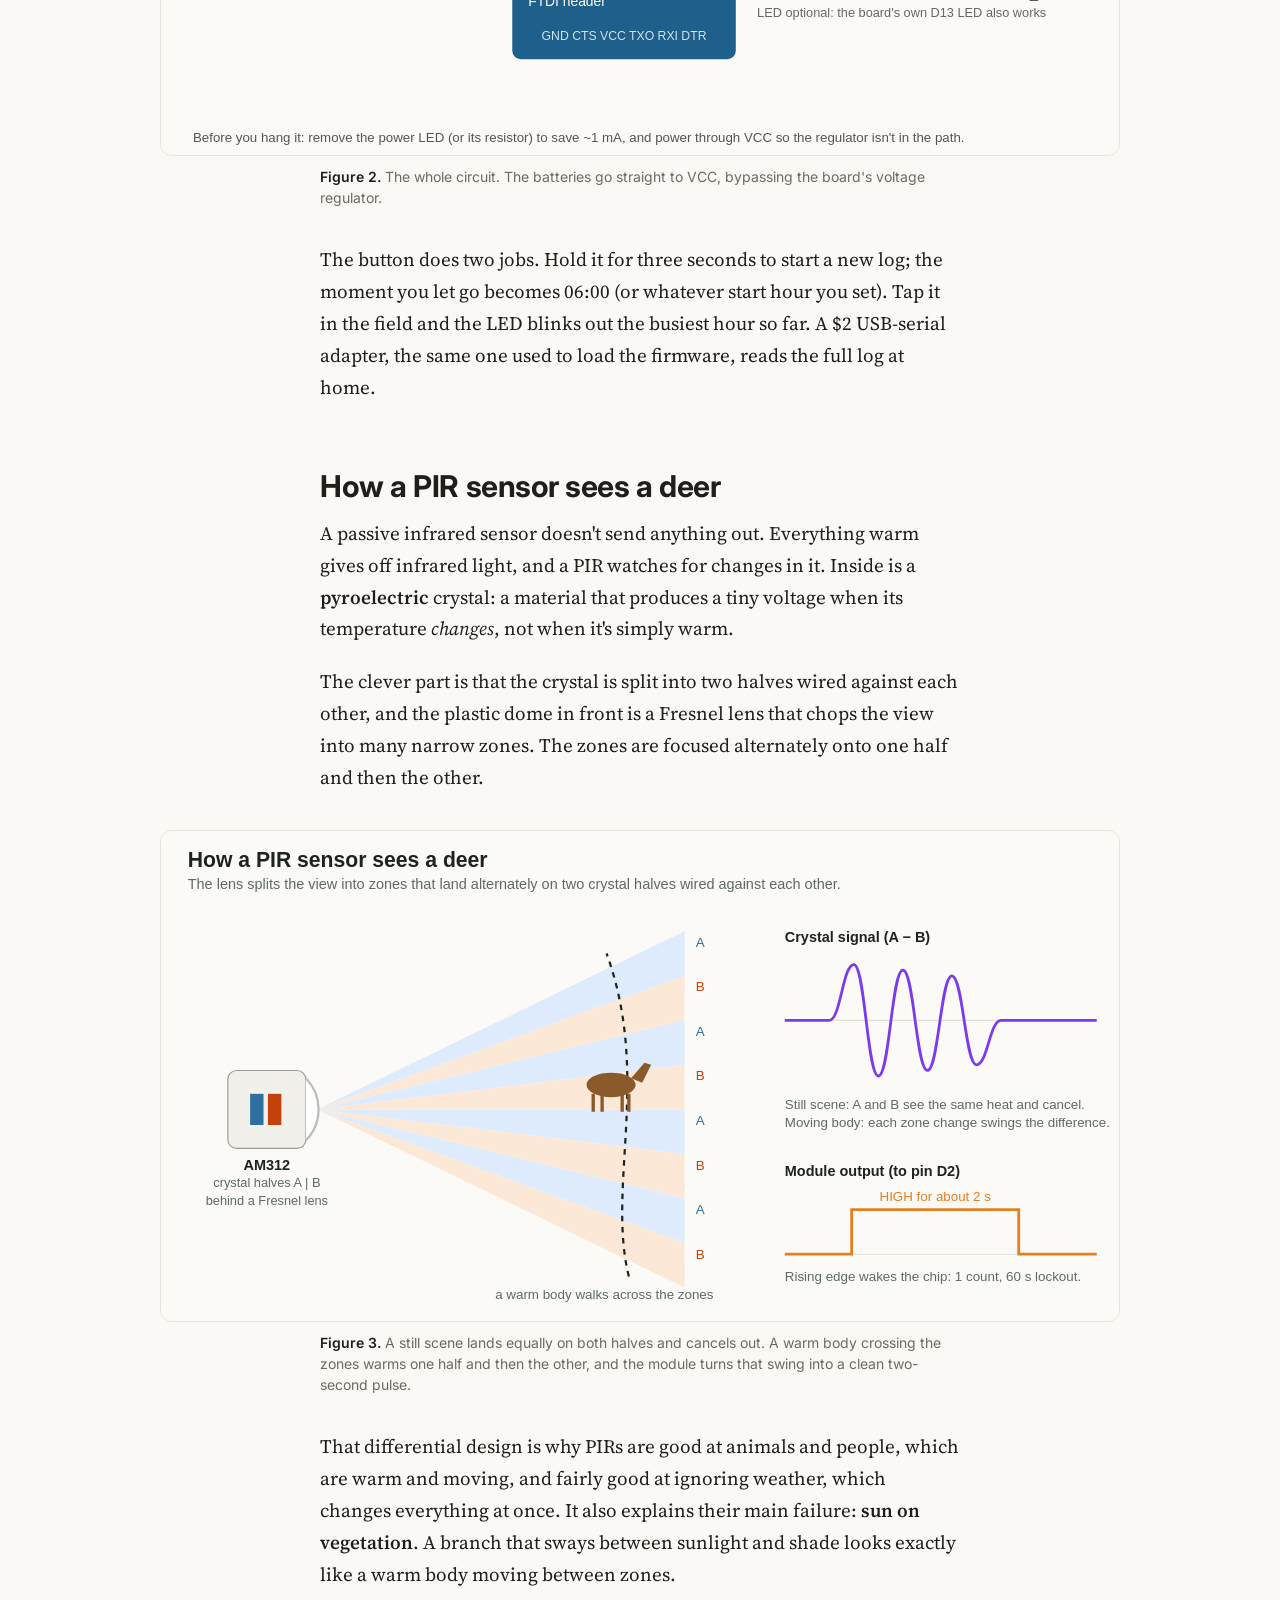
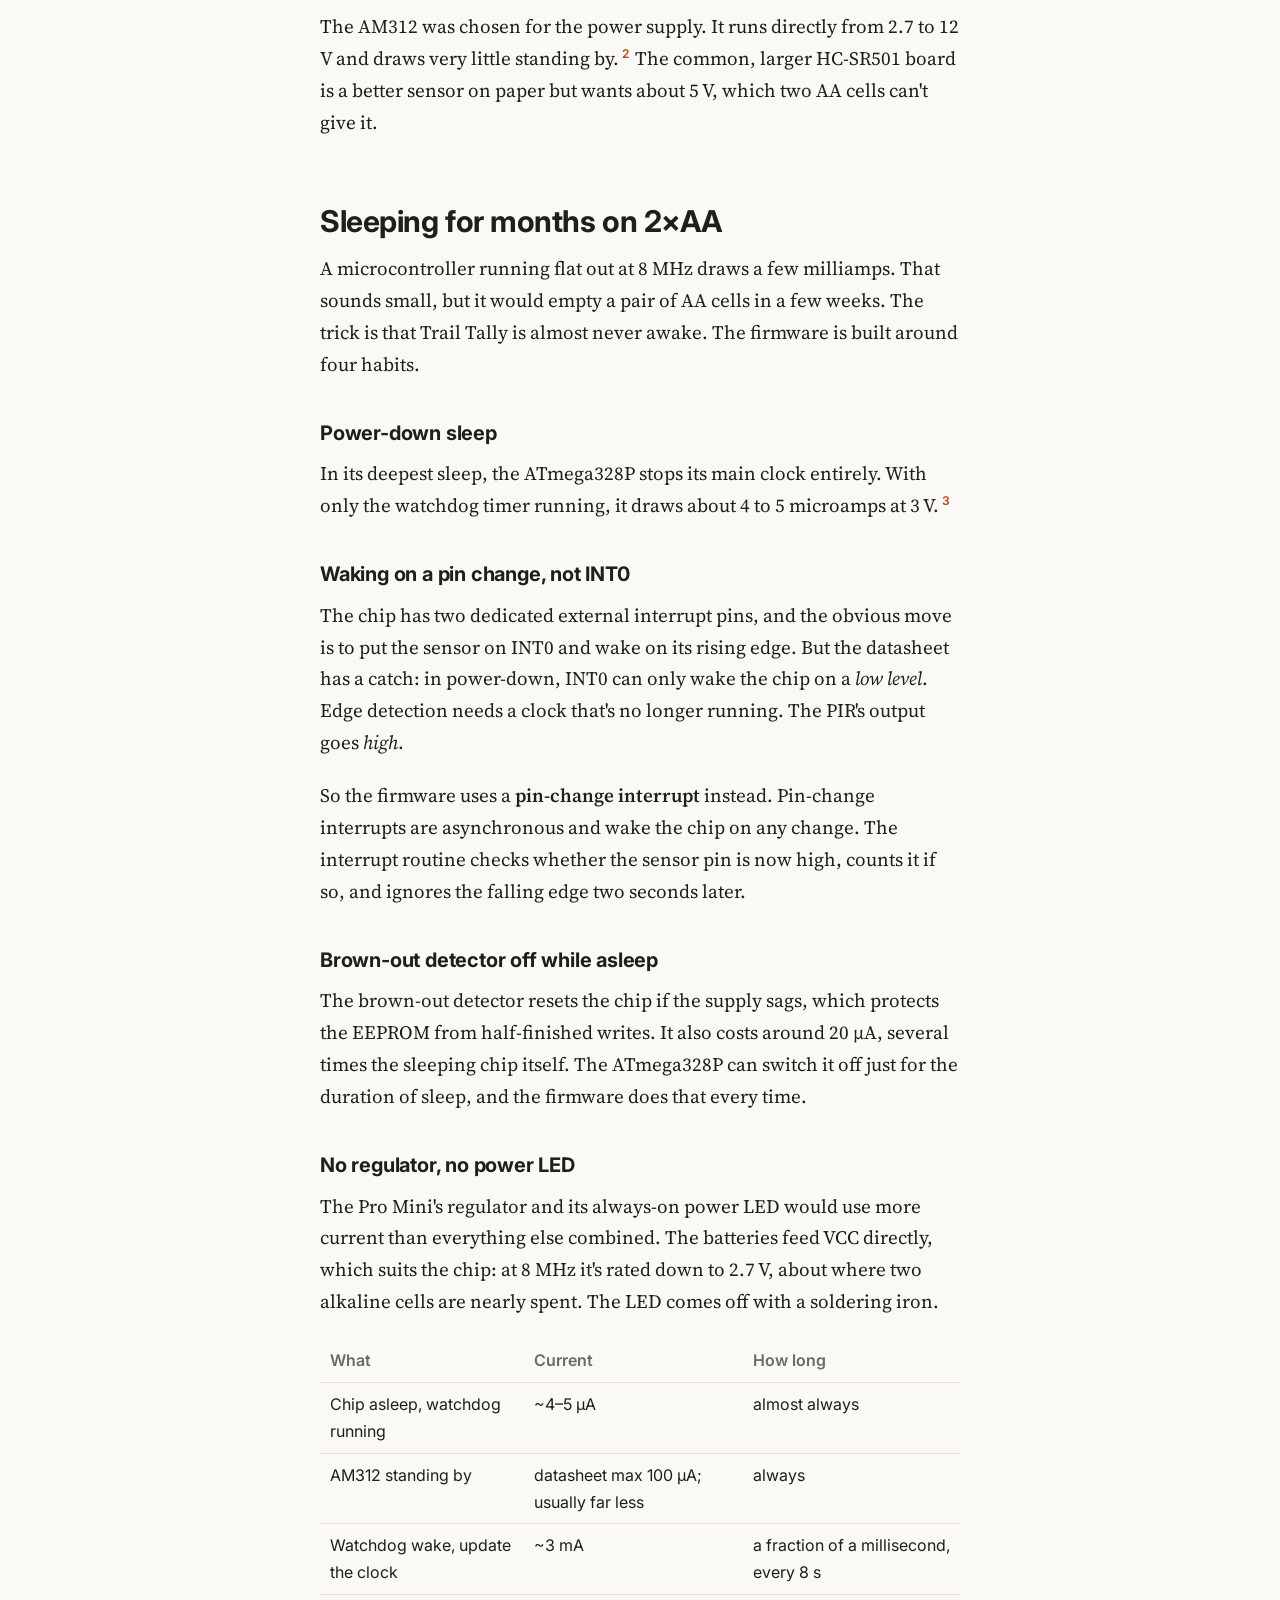
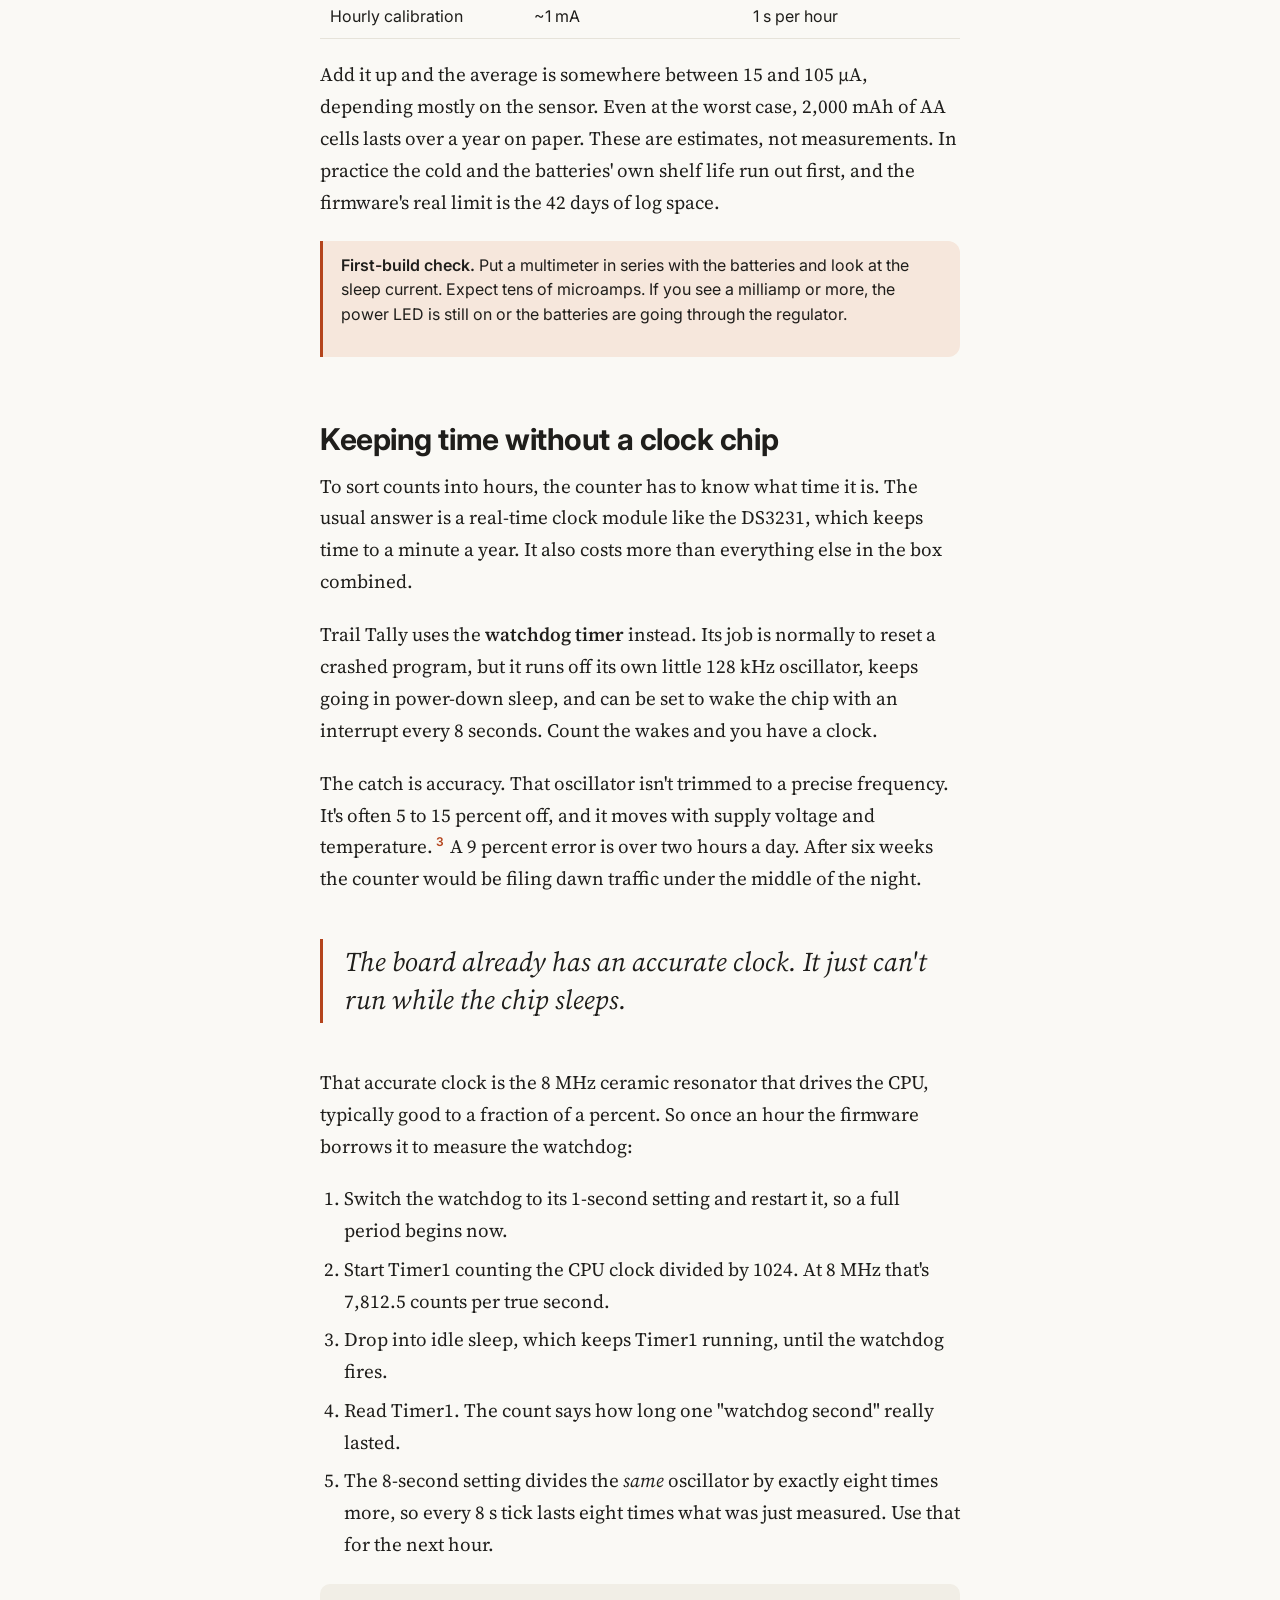
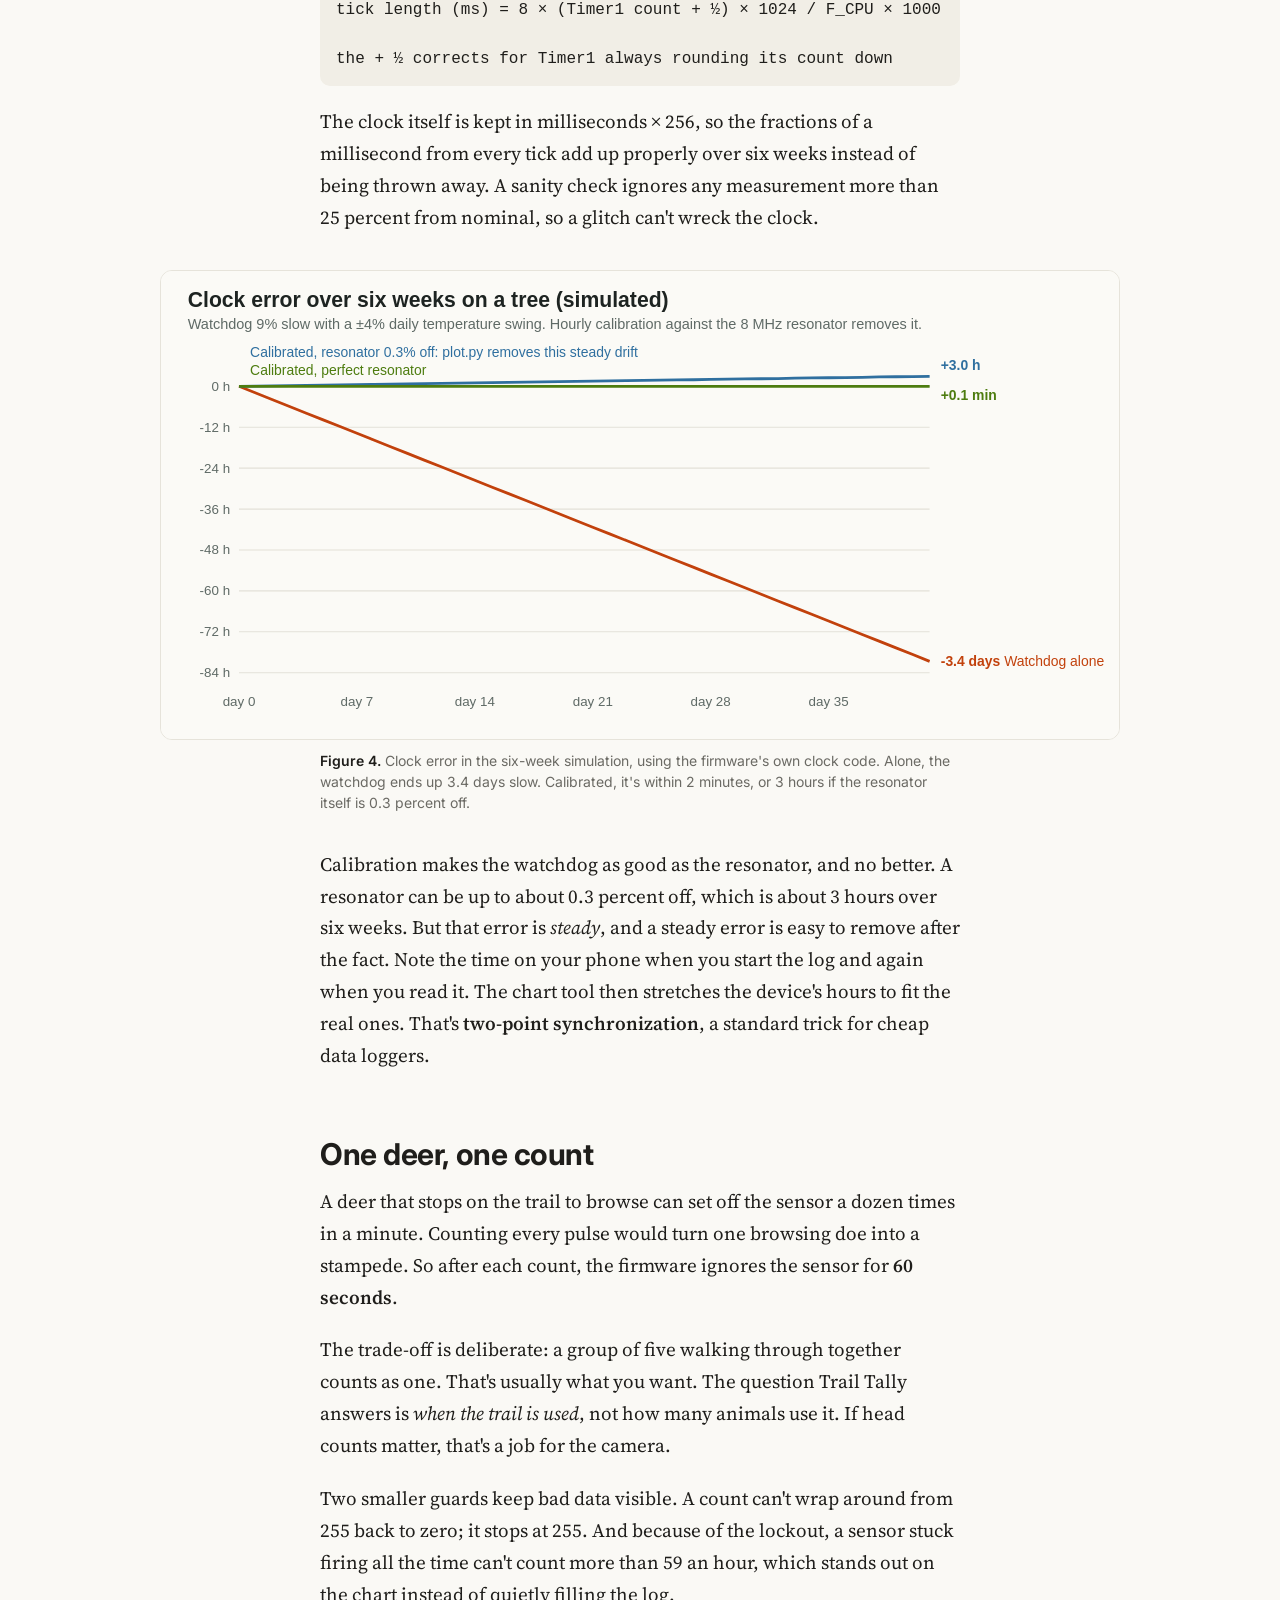
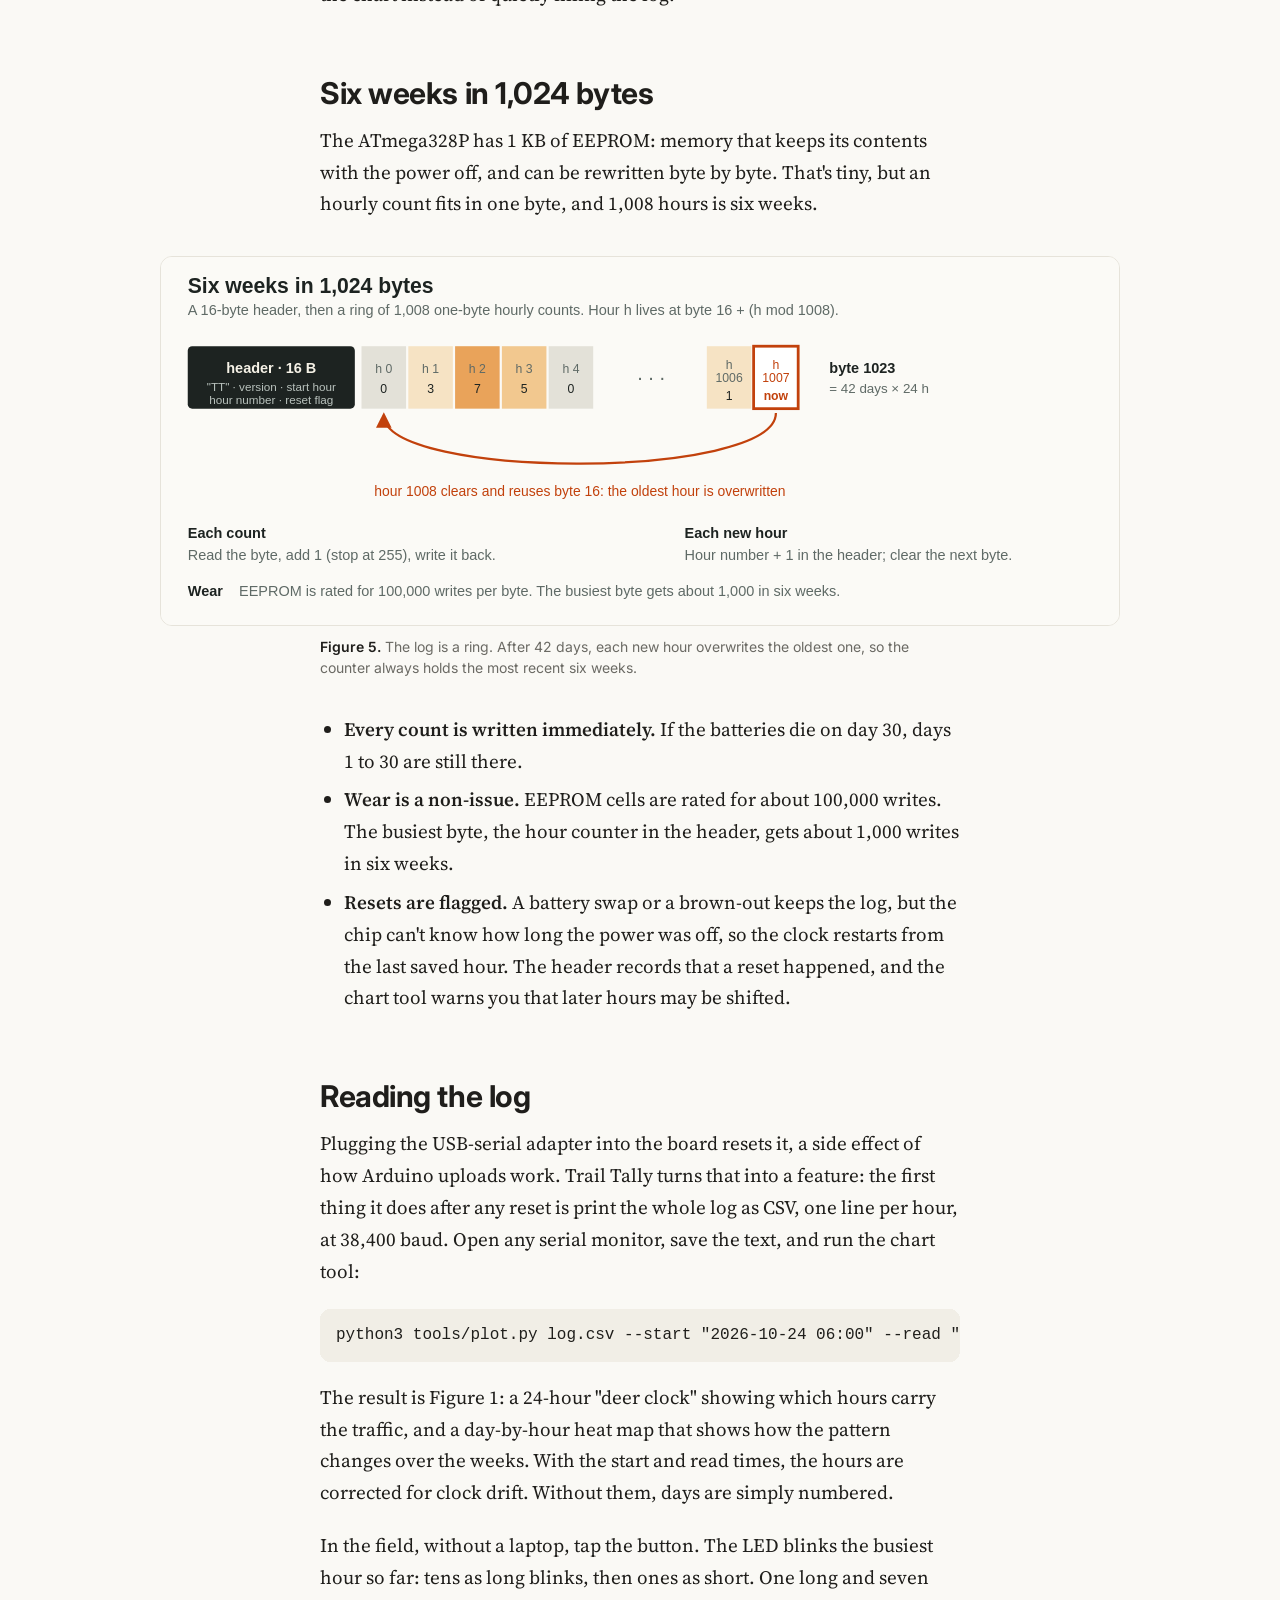
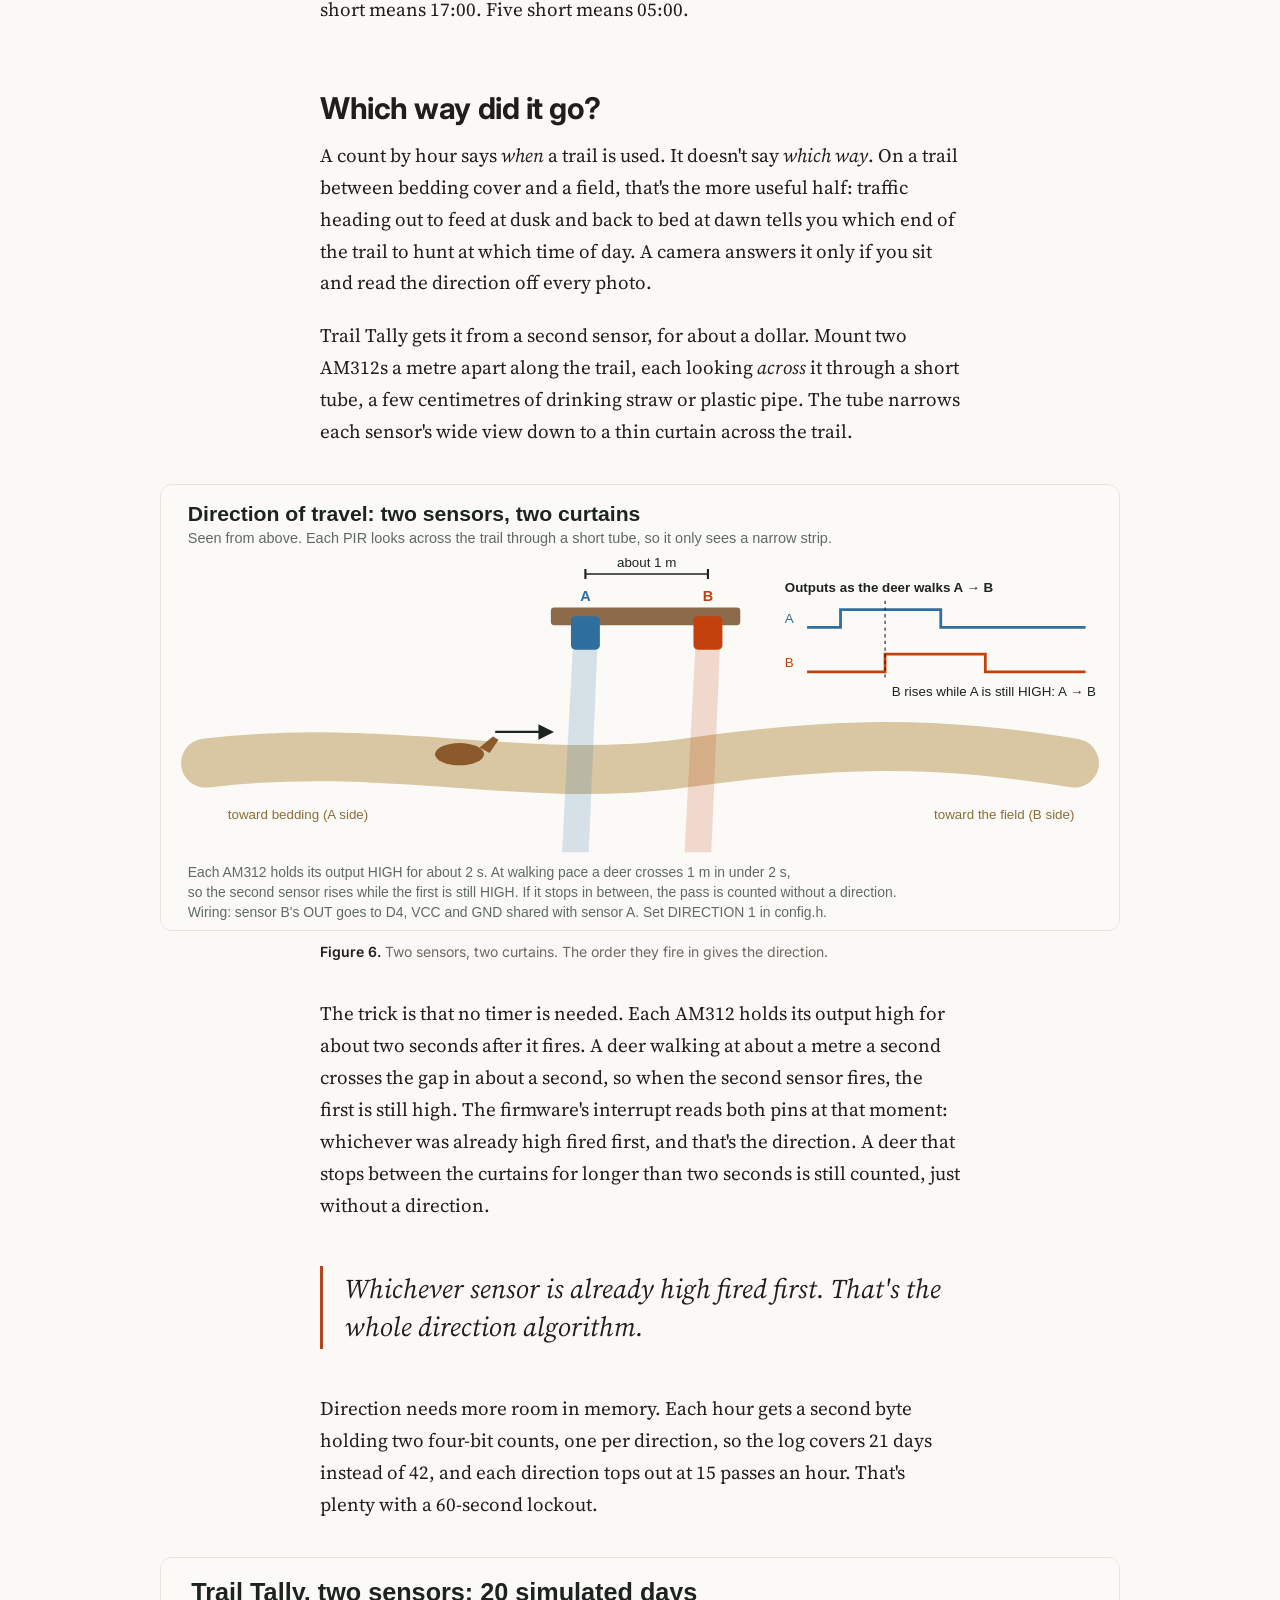
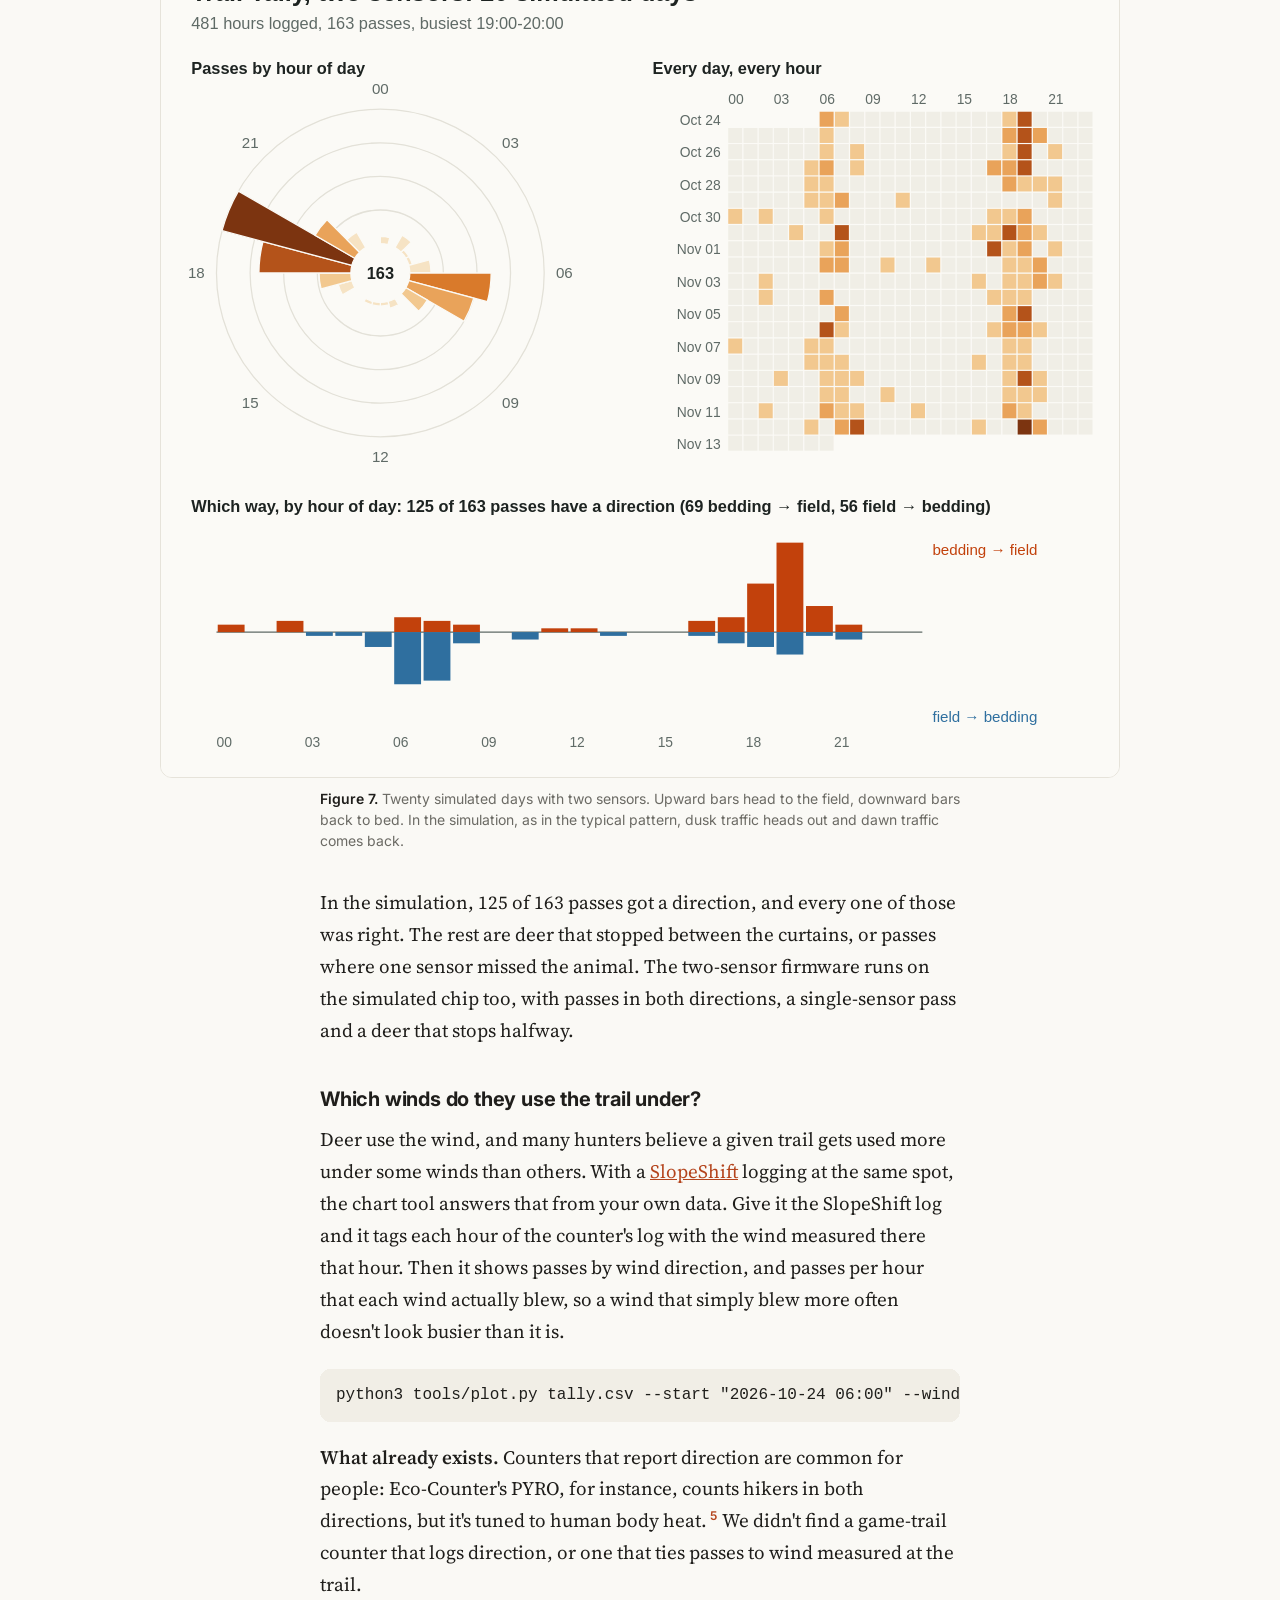
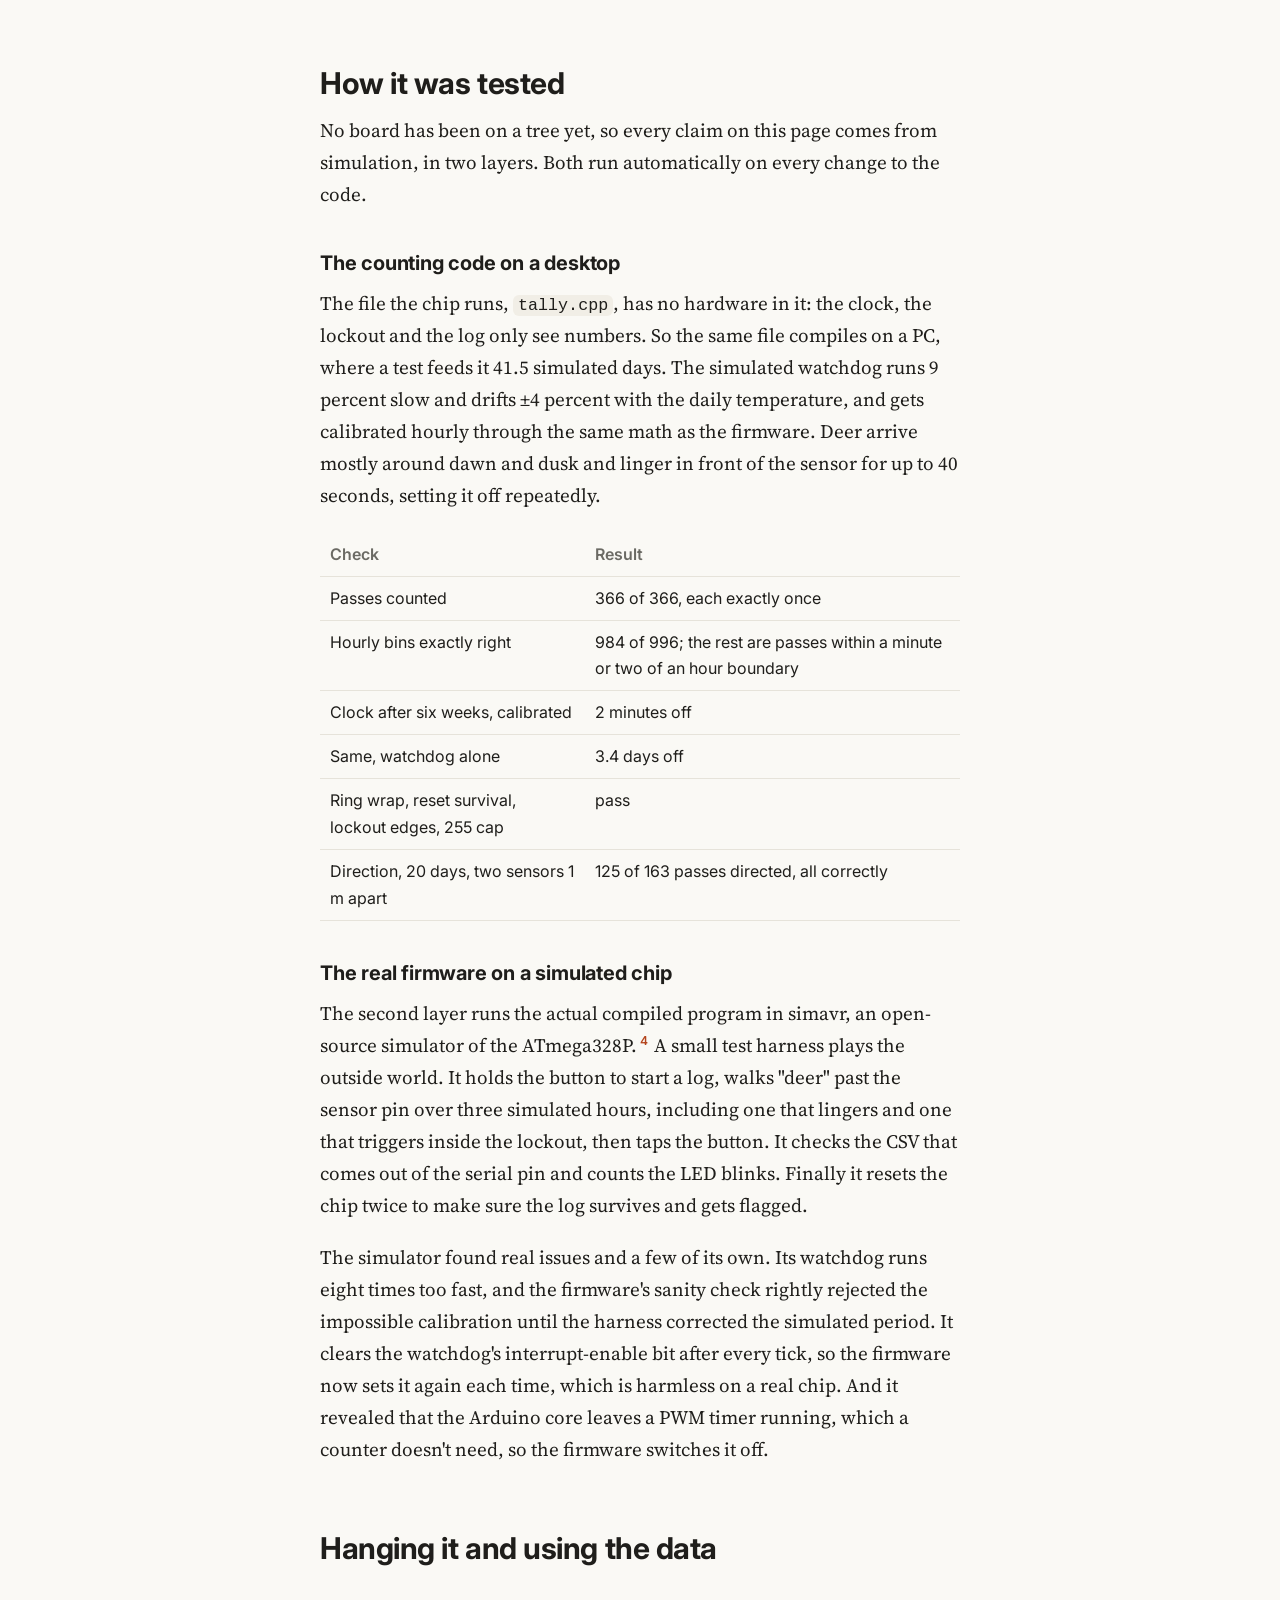
<file: trail-tally/index.html>
<!doctype html>
<html lang="en">
<head>
<meta charset="utf-8">
<meta name="viewport" content="width=device-width, initial-scale=1">
<title>Trail Tally: How a $3 Game Trail Counter Works · fieldhacks lab</title>
<meta name="description" content="How a $3 Arduino game trail counter works: PIR motion sensors, sleeping for months on 2×AA, keeping time without a clock chip by calibrating the watchdog, six weeks of hourly counts in 1 KB of EEPROM, and reading the log as a deer-activity clock.">
<link rel="canonical" href="https://lab.zalastack.com/fieldhacks/trail-tally/">
<meta name="theme-color" content="#faf9f5">
<meta property="og:type" content="article">
<meta property="og:site_name" content="fieldhacks">
<meta property="og:title" content="Trail Tally: how a $3 game trail counter works">
<meta property="og:description" content="PIR sensing, micro-amp sleep, a self-calibrating watchdog clock and six weeks of hourly counts in 1 KB.">
<meta property="og:url" content="https://lab.zalastack.com/fieldhacks/trail-tally/">
<meta property="og:image" content="https://lab.zalastack.com/fieldhacks/social-preview.png">
<meta name="twitter:card" content="summary_large_image">
<link rel="icon" href="data:image/svg+xml,%3Csvg xmlns='http://www.w3.org/2000/svg' viewBox='0 0 32 32'%3E%3Crect width='32' height='32' rx='6' fill='%231d2321'/%3E%3Ccircle cx='16' cy='16' r='10' fill='none' stroke='%23f59e0b' stroke-width='2.5'/%3E%3Cpath d='M16 9v7l5 3' stroke='%23f59e0b' stroke-width='2.5' fill='none'/%3E%3C/svg%3E">
<script type="application/ld+json">
{"@context":"https://schema.org","@type":"TechArticle","headline":"Trail Tally: how a $3 game trail counter works",
 "datePublished":"2026-10-21","about":["game trail counter","PIR motion sensor","low-power Arduino","watchdog timer calibration"],
 "url":"https://lab.zalastack.com/fieldhacks/trail-tally/","image":"https://lab.zalastack.com/fieldhacks/social-preview.png",
 "isPartOf":{"@type":"WebSite","name":"fieldhacks","url":"https://lab.zalastack.com/fieldhacks/"},
 "author":{"@type":"Organization","name":"ZalaStack","url":"https://www.zalastack.com"}}
</script>
<link rel="preconnect" href="https://fonts.googleapis.com"><link rel="preconnect" href="https://fonts.gstatic.com" crossorigin>
<link rel="stylesheet" href="https://fonts.googleapis.com/css2?family=Inter:wght@400;600;700;800&family=Source+Serif+4:ital,opsz,wght@0,8..60,400;0,8..60,600;1,8..60,400&display=swap">
<link rel="stylesheet" href="../style.css">
</head>
<body class="article-page">
<nav class="nav" aria-label="Site"><div class="in">
  <a class="brand" href="../">fieldhacks lab</a>
  <a href="../holdpoint/">HoldPoint</a>
  <a href="../trail-tally/" aria-current="page">Trail Tally</a>
  <a href="../trail-finder/">Trail Finder</a>
  <a href="../slopeshift/">SlopeShift</a>
  <a href="../legal-light/">Legal Light</a>
  <a href="../calculator.html">Calculator</a>
  <a href="https://www.zalastack.com">ZalaStack</a>
</div></nav>

<main class="article">
  <header class="article-head">
    <p class="eyebrow">Project 02 · Low-power electronics</p>
    <h1>How a $3 counter learns when deer use a trail</h1>
    <p class="dek">A motion sensor, a sleeping chip and one byte per hour. Here's how to count trail traffic for six weeks on two AA batteries, and keep time to within minutes without a clock chip.</p>
    <p class="byline">fieldhacks lab · October 21, 2026 · 16 min read</p>
    
  </header>

  <figure class="lead"><img src="../img/02-trail-counter/deer-clock.svg" width="760" height="420" alt="Deer clock chart: a 24-hour radial bar chart with peaks at dawn and dusk, and a heat map of 41 days by 24 hours showing the same two bands of activity"><figcaption><b>Figure 1.</b> Six simulated weeks of trail traffic, as Trail Tally's chart tool draws it. Left: passes by hour of day. Right: every hour of every day. A real log produces the same picture.</figcaption></figure>

  <aside class="keypoints"><h2>Key points</h2><ul>
    <li>A trail camera tells you <i>what</i> walked by. For most stand decisions you only need <i>when</i>, and that's much cheaper to measure.</li>
    <li>The chip sleeps at a few microamps and wakes only when the motion sensor fires, so 2×AA outlast the 42 days of log space many times over.</li>
    <li>The cheap watchdog clock can drift by days over six weeks. Timing it against the board's 8 MHz resonator once an hour cuts that to minutes.</li>
    <li>One byte per hour in the chip's own 1 KB memory holds six weeks, and every count is saved the moment it happens.</li>
    <li>A second $1 sensor a metre down the trail adds <b>direction of travel</b>: bedding to food at dusk, back at dawn. Paired with a SlopeShift log, each pass is tagged with the wind measured at the trail.</li>
    <li>It's tested in simulation, on a desktop and on a simulated chip, but hasn't run on a real board yet.</li>
  </ul></aside>

  <nav class="toc" aria-label="Contents"><b>Contents</b><ol>
    <li><a href="#why">Why count instead of photograph</a></li>
    <li><a href="#build">What's in the pill bottle</a></li>
    <li><a href="#pir">How a PIR sensor sees a deer</a></li>
    <li><a href="#sleep">Sleeping for months on 2×AA</a></li>
    <li><a href="#clock">Keeping time without a clock chip</a></li>
    <li><a href="#lockout">One deer, one count</a></li>
    <li><a href="#storage">Six weeks in 1,024 bytes</a></li>
    <li><a href="#reading-it">Reading the log</a></li>
    <li><a href="#direction">Which way did it go?</a></li>
    <li><a href="#tested">How it was tested</a></li>
    <li><a href="#field">Hanging it and using the data</a></li>
    <li><a href="#limits">Limits and next steps</a></li>
  </ol></nav>

  <section id="why">
    <h2>Why count instead of photograph</h2>
    <p>A trail camera is a remarkable thing for $80: a sensor, a camera, an infrared flash, a memory card and enough battery to run them for months. It answers the question <i>what walked by</i>. The price is a few hundred photos of grass and branches to scroll through, and a box valuable enough to steal.</p>
    <p>Many stand decisions don't need the photo. They need the timing. Does this trail get used at first light, or only after dark? Do the deer come down off the ridge in the evening, or go up it? Did the traffic shift into daylight when the rut started, or out of it after the opener? A count of passes per hour answers all of those, and it needs a tiny fraction of the power, the money and your attention.</p>
    <blockquote class="pull">At about $3 each, you can hang five counters on five trails for the price of one camera, and compare them.</blockquote>
    <p>That comparison is the real point. One camera on one trail tells you about that trail. A handful of counters tells you which trail carries the daylight traffic, and that's where the stand goes.</p>
  </section>

  <section id="build">
    <h2>What's in the pill bottle</h2>
    <p>Four parts and six wires. The brain is a Pro Mini, a thumbnail-sized Arduino board with an ATmega328P chip running at 8 MHz on 3.3 V. Clones cost about $2.<sup class="ref"><a href="#n1" id="r1">1</a></sup> The motion sensor is an AM312, a PIR module the size of a sugar cube that costs under a dollar. Add a button, an LED and a 2×AA holder.</p>
    <figure class="wide"><img src="../img/02-trail-counter/wiring.svg" width="900" height="520" loading="lazy" alt="Wiring diagram: 2×AA battery to the Pro Mini's VCC and GND, the AM312 PIR output to pin D2, a button from D3 to ground and an LED with a 330 ohm resistor on D13"><figcaption><b>Figure 2.</b> The whole circuit. The batteries go straight to VCC, bypassing the board's voltage regulator.</figcaption></figure>
    <p>The button does two jobs. Hold it for three seconds to start a new log; the moment you let go becomes 06:00 (or whatever start hour you set). Tap it in the field and the LED blinks out the busiest hour so far. A $2 USB-serial adapter, the same one used to load the firmware, reads the full log at home.</p>
  </section>

  <section id="pir">
    <h2>How a PIR sensor sees a deer</h2>
    <p>A passive infrared sensor doesn't send anything out. Everything warm gives off infrared light, and a PIR watches for changes in it. Inside is a <b>pyroelectric</b> crystal: a material that produces a tiny voltage when its temperature <i>changes</i>, not when it's simply warm.</p>
    <p>The clever part is that the crystal is split into two halves wired against each other, and the plastic dome in front is a Fresnel lens that chops the view into many narrow zones. The zones are focused alternately onto one half and then the other.</p>
    <figure class="wide"><img src="../img/02-trail-counter/pir.svg" width="860" height="440" loading="lazy" alt="Diagram: the PIR sensor's lens fans out into alternating A and B zones; a deer crossing them makes the difference signal between the two crystal halves swing up and down, and the module turns that into a two-second high pulse on its output"><figcaption><b>Figure 3.</b> A still scene lands equally on both halves and cancels out. A warm body crossing the zones warms one half and then the other, and the module turns that swing into a clean two-second pulse.</figcaption></figure>
    <p>That differential design is why PIRs are good at animals and people, which are warm and moving, and fairly good at ignoring weather, which changes everything at once. It also explains their main failure: <b>sun on vegetation</b>. A branch that sways between sunlight and shade looks exactly like a warm body moving between zones.</p>
    <p>The AM312 was chosen for the power supply. It runs directly from 2.7 to 12 V and draws very little standing by.<sup class="ref"><a href="#n2" id="r2">2</a></sup> The common, larger HC-SR501 board is a better sensor on paper but wants about 5 V, which two AA cells can't give it.</p>
  </section>

  <section id="sleep">
    <h2>Sleeping for months on 2×AA</h2>
    <p>A microcontroller running flat out at 8 MHz draws a few milliamps. That sounds small, but it would empty a pair of AA cells in a few weeks. The trick is that Trail Tally is almost never awake. The firmware is built around four habits.</p>
    <h3>Power-down sleep</h3>
    <p>In its deepest sleep, the ATmega328P stops its main clock entirely. With only the watchdog timer running, it draws about 4 to 5 microamps at 3 V.<sup class="ref"><a href="#n3" id="r3">3</a></sup></p>
    <h3>Waking on a pin change, not INT0</h3>
    <p>The chip has two dedicated external interrupt pins, and the obvious move is to put the sensor on INT0 and wake on its rising edge. But the datasheet has a catch: in power-down, INT0 can only wake the chip on a <i>low level</i>. Edge detection needs a clock that's no longer running. The PIR's output goes <i>high</i>.</p>
    <p>So the firmware uses a <b>pin-change interrupt</b> instead. Pin-change interrupts are asynchronous and wake the chip on any change. The interrupt routine checks whether the sensor pin is now high, counts it if so, and ignores the falling edge two seconds later.</p>
    <h3>Brown-out detector off while asleep</h3>
    <p>The brown-out detector resets the chip if the supply sags, which protects the EEPROM from half-finished writes. It also costs around 20 µA, several times the sleeping chip itself. The ATmega328P can switch it off just for the duration of sleep, and the firmware does that every time.</p>
    <h3>No regulator, no power LED</h3>
    <p>The Pro Mini's regulator and its always-on power LED would use more current than everything else combined. The batteries feed VCC directly, which suits the chip: at 8 MHz it's rated down to 2.7 V, about where two alkaline cells are nearly spent. The LED comes off with a soldering iron.</p>
    <div class="table-wrap"><table>
      <thead><tr><th>What</th><th>Current</th><th>How long</th></tr></thead>
      <tbody>
        <tr><td>Chip asleep, watchdog running</td><td>~4–5 µA</td><td>almost always</td></tr>
        <tr><td>AM312 standing by</td><td>datasheet max 100 µA; usually far less</td><td>always</td></tr>
        <tr><td>Watchdog wake, update the clock</td><td>~3 mA</td><td>a fraction of a millisecond, every 8 s</td></tr>
        <tr><td>Hourly calibration</td><td>~1 mA</td><td>1 s per hour</td></tr>
      </tbody>
    </table></div>
    <p>Add it up and the average is somewhere between 15 and 105 µA, depending mostly on the sensor. Even at the worst case, 2,000 mAh of AA cells lasts over a year on paper. These are estimates, not measurements. In practice the cold and the batteries' own shelf life run out first, and the firmware's real limit is the 42 days of log space.</p>
    <div class="callout"><p><b>First-build check.</b> Put a multimeter in series with the batteries and look at the sleep current. Expect tens of microamps. If you see a milliamp or more, the power LED is still on or the batteries are going through the regulator.</p></div>
  </section>

  <section id="clock">
    <h2>Keeping time without a clock chip</h2>
    <p>To sort counts into hours, the counter has to know what time it is. The usual answer is a real-time clock module like the DS3231, which keeps time to a minute a year. It also costs more than everything else in the box combined.</p>
    <p>Trail Tally uses the <b>watchdog timer</b> instead. Its job is normally to reset a crashed program, but it runs off its own little 128 kHz oscillator, keeps going in power-down sleep, and can be set to wake the chip with an interrupt every 8 seconds. Count the wakes and you have a clock.</p>
    <p>The catch is accuracy. That oscillator isn't trimmed to a precise frequency. It's often 5 to 15 percent off, and it moves with supply voltage and temperature.<sup class="ref"><a href="#n3" id="r3b">3</a></sup> A 9 percent error is over two hours a day. After six weeks the counter would be filing dawn traffic under the middle of the night.</p>
    <blockquote class="pull">The board already has an accurate clock. It just can't run while the chip sleeps.</blockquote>
    <p>That accurate clock is the 8 MHz ceramic resonator that drives the CPU, typically good to a fraction of a percent. So once an hour the firmware borrows it to measure the watchdog:</p>
    <ol>
      <li>Switch the watchdog to its 1-second setting and restart it, so a full period begins now.</li>
      <li>Start Timer1 counting the CPU clock divided by 1024. At 8 MHz that's 7,812.5 counts per true second.</li>
      <li>Drop into idle sleep, which keeps Timer1 running, until the watchdog fires.</li>
      <li>Read Timer1. The count says how long one "watchdog second" really lasted.</li>
      <li>The 8-second setting divides the <i>same</i> oscillator by exactly eight times more, so every 8 s tick lasts eight times what was just measured. Use that for the next hour.</li>
    </ol>
    <div class="eq">tick length (ms) = 8 × (Timer1 count + ½) × 1024 / F_CPU × 1000

the + ½ corrects for Timer1 always rounding its count down</div>
    <p>The clock itself is kept in milliseconds × 256, so the fractions of a millisecond from every tick add up properly over six weeks instead of being thrown away. A sanity check ignores any measurement more than 25 percent from nominal, so a glitch can't wreck the clock.</p>
    <figure class="wide"><img src="../img/02-trail-counter/clock-drift.svg" width="860" height="420" loading="lazy" alt="Chart of clock error over 41 days: the watchdog alone drifts to 3.4 days slow, calibrated with a 0.3 percent resonator error drifts 3 hours fast, calibrated with a perfect resonator stays within 2 minutes"><figcaption><b>Figure 4.</b> Clock error in the six-week simulation, using the firmware's own clock code. Alone, the watchdog ends up 3.4 days slow. Calibrated, it's within 2 minutes, or 3 hours if the resonator itself is 0.3 percent off.</figcaption></figure>
    <p>Calibration makes the watchdog as good as the resonator, and no better. A resonator can be up to about 0.3 percent off, which is about 3 hours over six weeks. But that error is <i>steady</i>, and a steady error is easy to remove after the fact. Note the time on your phone when you start the log and again when you read it. The chart tool then stretches the device's hours to fit the real ones. That's <b>two-point synchronization</b>, a standard trick for cheap data loggers.</p>
  </section>

  <section id="lockout">
    <h2>One deer, one count</h2>
    <p>A deer that stops on the trail to browse can set off the sensor a dozen times in a minute. Counting every pulse would turn one browsing doe into a stampede. So after each count, the firmware ignores the sensor for <b>60 seconds</b>.</p>
    <p>The trade-off is deliberate: a group of five walking through together counts as one. That's usually what you want. The question Trail Tally answers is <i>when the trail is used</i>, not how many animals use it. If head counts matter, that's a job for the camera.</p>
    <p>Two smaller guards keep bad data visible. A count can't wrap around from 255 back to zero; it stops at 255. And because of the lockout, a sensor stuck firing all the time can't count more than 59 an hour, which stands out on the chart instead of quietly filling the log.</p>
  </section>

  <section id="storage">
    <h2>Six weeks in 1,024 bytes</h2>
    <p>The ATmega328P has 1 KB of EEPROM: memory that keeps its contents with the power off, and can be rewritten byte by byte. That's tiny, but an hourly count fits in one byte, and 1,008 hours is six weeks.</p>
    <figure class="wide"><img src="../img/02-trail-counter/eeprom-ring.svg" width="860" height="330" loading="lazy" alt="Diagram of the EEPROM layout: a 16-byte header followed by 1,008 one-byte hourly counts; after hour 1007 the next hour wraps around and overwrites the first count"><figcaption><b>Figure 5.</b> The log is a ring. After 42 days, each new hour overwrites the oldest one, so the counter always holds the most recent six weeks.</figcaption></figure>
    <ul>
      <li><b>Every count is written immediately.</b> If the batteries die on day 30, days 1 to 30 are still there.</li>
      <li><b>Wear is a non-issue.</b> EEPROM cells are rated for about 100,000 writes. The busiest byte, the hour counter in the header, gets about 1,000 writes in six weeks.</li>
      <li><b>Resets are flagged.</b> A battery swap or a brown-out keeps the log, but the chip can't know how long the power was off, so the clock restarts from the last saved hour. The header records that a reset happened, and the chart tool warns you that later hours may be shifted.</li>
    </ul>
  </section>

  <section id="reading-it">
    <h2>Reading the log</h2>
    <p>Plugging the USB-serial adapter into the board resets it, a side effect of how Arduino uploads work. Trail Tally turns that into a feature: the first thing it does after any reset is print the whole log as CSV, one line per hour, at 38,400 baud. Open any serial monitor, save the text, and run the chart tool:</p>
    <div class="eq">python3 tools/plot.py log.csv --start "2026-10-24 06:00" --read "2026-12-04 17:42"</div>
    <p>The result is Figure 1: a 24-hour "deer clock" showing which hours carry the traffic, and a day-by-hour heat map that shows how the pattern changes over the weeks. With the start and read times, the hours are corrected for clock drift. Without them, days are simply numbered.</p>
    <p>In the field, without a laptop, tap the button. The LED blinks the busiest hour so far: tens as long blinks, then ones as short. One long and seven short means 17:00. Five short means 05:00.</p>
  </section>

  <section id="direction">
    <h2>Which way did it go?</h2>
    <p>A count by hour says <i>when</i> a trail is used. It doesn't say <i>which way</i>. On a trail between bedding cover and a field, that's the more useful half: traffic heading out to feed at dusk and back to bed at dawn tells you which end of the trail to hunt at which time of day. A camera answers it only if you sit and read the direction off every photo.</p>
    <p>Trail Tally gets it from a second sensor, for about a dollar. Mount two AM312s a metre apart along the trail, each looking <i>across</i> it through a short tube, a few centimetres of drinking straw or plastic pipe. The tube narrows each sensor's wide view down to a thin curtain across the trail.</p>
    <figure class="wide"><img src="../img/02-trail-counter/direction-setup.svg" width="860" height="400" loading="lazy" alt="Top view of a trail with two sensors on a board, each looking across the trail through a tube, making two narrow curtains about a metre apart; a timing diagram shows sensor B rising while sensor A is still high"><figcaption><b>Figure 6.</b> Two sensors, two curtains. The order they fire in gives the direction.</figcaption></figure>
    <p>The trick is that no timer is needed. Each AM312 holds its output high for about two seconds after it fires. A deer walking at about a metre a second crosses the gap in about a second, so when the second sensor fires, the first is still high. The firmware's interrupt reads both pins at that moment: whichever was already high fired first, and that's the direction. A deer that stops between the curtains for longer than two seconds is still counted, just without a direction.</p>
    <blockquote class="pull">Whichever sensor is already high fired first. That's the whole direction algorithm.</blockquote>
    <p>Direction needs more room in memory. Each hour gets a second byte holding two four-bit counts, one per direction, so the log covers 21 days instead of 42, and each direction tops out at 15 passes an hour. That's plenty with a 60-second lockout.</p>
    <figure class="wide"><img src="../img/02-trail-counter/direction.svg" width="760" height="650" loading="lazy" alt="Chart from a simulated two-sensor log: the usual deer clock and heat map, plus a diverging bar chart by hour showing passes from bedding to field peaking at dusk and passes from field to bedding peaking at dawn"><figcaption><b>Figure 7.</b> Twenty simulated days with two sensors. Upward bars head to the field, downward bars back to bed. In the simulation, as in the typical pattern, dusk traffic heads out and dawn traffic comes back.</figcaption></figure>
    <p>In the simulation, 125 of 163 passes got a direction, and every one of those was right. The rest are deer that stopped between the curtains, or passes where one sensor missed the animal. The two-sensor firmware runs on the simulated chip too, with passes in both directions, a single-sensor pass and a deer that stops halfway.</p>
    <h3>Which winds do they use the trail under?</h3>
    <p>Deer use the wind, and many hunters believe a given trail gets used more under some winds than others. With a <a href="../slopeshift/">SlopeShift</a> logging at the same spot, the chart tool answers that from your own data. Give it the SlopeShift log and it tags each hour of the counter's log with the wind measured there that hour. Then it shows passes by wind direction, and passes per hour that each wind actually blew, so a wind that simply blew more often doesn't look busier than it is.</p>
    <div class="eq">python3 tools/plot.py tally.csv --start "2026-10-24 06:00" --wind slopeshift.csv</div>
    <p><b>What already exists.</b> Counters that report direction are common for people: Eco-Counter's PYRO, for instance, counts hikers in both directions, but it's tuned to human body heat.<sup class="ref"><a href="#n5" id="r5">5</a></sup> We didn't find a game-trail counter that logs direction, or one that ties passes to wind measured at the trail.</p>
  </section>

  <section id="tested">
    <h2>How it was tested</h2>
    <p>No board has been on a tree yet, so every claim on this page comes from simulation, in two layers. Both run automatically on every change to the code.</p>
    <h3>The counting code on a desktop</h3>
    <p>The file the chip runs, <code>tally.cpp</code>, has no hardware in it: the clock, the lockout and the log only see numbers. So the same file compiles on a PC, where a test feeds it 41.5 simulated days. The simulated watchdog runs 9 percent slow and drifts ±4 percent with the daily temperature, and gets calibrated hourly through the same math as the firmware. Deer arrive mostly around dawn and dusk and linger in front of the sensor for up to 40 seconds, setting it off repeatedly.</p>
    <div class="table-wrap"><table>
      <thead><tr><th>Check</th><th>Result</th></tr></thead>
      <tbody>
        <tr><td>Passes counted</td><td>366 of 366, each exactly once</td></tr>
        <tr><td>Hourly bins exactly right</td><td>984 of 996; the rest are passes within a minute or two of an hour boundary</td></tr>
        <tr><td>Clock after six weeks, calibrated</td><td>2 minutes off</td></tr>
        <tr><td>Same, watchdog alone</td><td>3.4 days off</td></tr>
        <tr><td>Ring wrap, reset survival, lockout edges, 255 cap</td><td>pass</td></tr>
        <tr><td>Direction, 20 days, two sensors 1 m apart</td><td>125 of 163 passes directed, all correctly</td></tr>
      </tbody>
    </table></div>
    <h3>The real firmware on a simulated chip</h3>
    <p>The second layer runs the actual compiled program in simavr, an open-source simulator of the ATmega328P.<sup class="ref"><a href="#n4" id="r4">4</a></sup> A small test harness plays the outside world. It holds the button to start a log, walks "deer" past the sensor pin over three simulated hours, including one that lingers and one that triggers inside the lockout, then taps the button. It checks the CSV that comes out of the serial pin and counts the LED blinks. Finally it resets the chip twice to make sure the log survives and gets flagged.</p>
    <p>The simulator found real issues and a few of its own. Its watchdog runs eight times too fast, and the firmware's sanity check rightly rejected the impossible calibration until the harness corrected the simulated period. It clears the watchdog's interrupt-enable bit after every tick, so the firmware now sets it again each time, which is harmless on a real chip. And it revealed that the Arduino core leaves a PWM timer running, which a counter doesn't need, so the firmware switches it off.</p>
  </section>

  <section id="field">
    <h2>Hanging it and using the data</h2>
    <h3>Placement</h3>
    <ul>
      <li><b>Height:</b> about knee to waist height, roughly the height of a deer's body.</li>
      <li><b>Angle:</b> aim <i>along</i> the trail at a slight angle, not straight across it. Animals walking along the trail then cross several zones, which gives a stronger signal.</li>
      <li><b>Distance:</b> a few metres from where animals pass. Small PIR modules like the AM312 have a short range.</li>
      <li><b>Shade:</b> keep the sensor's view out of direct sun on moving branches. A short tube over the lens narrows its view to the trail.</li>
      <li><b>Start time:</b> start the log when you hang it, at a known time, and note it on your phone.</li>
    </ul>
    <h3>Reading the patterns</h3>
    <ul>
      <li><b>Pick the sit, not just the spot.</b> If a trail's traffic is all after dark, an evening sit on it is wasted. Hunt the end of the trail that gets used in daylight, or a different trail.</li>
      <li><b>Compare trails.</b> Several counters show which route carries the daylight traffic.</li>
      <li><b>Watch it change.</b> Run one from early fall into the rut and the heat map shows whether activity moves into daylight.</li>
      <li><b>Check pressure.</b> A trail that goes quiet or turns nocturnal after the opener is telling you something too.</li>
      <li><b>Combine it.</b> Feed in a <a href="../slopeshift/">SlopeShift</a> log to see which winds the trail gets used under, and check <a href="../legal-light/">Legal Light</a> for whether the busy hour is even legal.</li>
    </ul>
    <div class="callout"><p><b>Check the rules.</b> Some jurisdictions restrict leaving devices on public land, or using electronic scouting aids during the season. Know yours before you hang anything.</p></div>
  </section>

  <section id="limits">
    <h2>Limits and next steps</h2>
    <ul>
      <li><b>It counts warm, moving things.</b> Coyotes, cattle, hikers and your own visits all count. Visit at a known time and you'll find yourself in the data.</li>
      <li><b>Direction depends on the curtains.</b> If the two sensors' views overlap, both fire together and the pass has no direction. The tubes matter, and the first real build should check them by walking through both ways.</li>
      <li><b>The power numbers are on paper.</b> The first real build needs a meter in series to confirm them.</li>
      <li><b>A stricter count</b> is possible with an infrared break-beam pair, about $1, which only fires when something crosses one line.</li>
    </ul>
    <p>If you build one, the most useful thing you can send back is a week of data next to a trail camera on the same trail: counts against photos, hour by hour.</p>
  </section>

  <section class="notes"><h2>Notes</h2><ol>
    <li id="n1">SparkFun's <a href="https://www.sparkfun.com/products/11114">Pro Mini 328, 3.3 V/8 MHz (DEV-11114)</a> is the reference design. Clones of it are widely sold for about $2. <a href="#r1" aria-label="back to text">↩</a></li>
    <li id="n2">Adafruit sells a comparable mini PIR as <a href="https://www.adafruit.com/product/4871">product 4871</a>, rated 3–12 V. Datasheets for AM312 modules list standby current under 0.1 mA. <a href="#r2" aria-label="back to text">↩</a></li>
    <li id="n3"><a href="https://ww1.microchip.com/downloads/en/DeviceDoc/Atmel-7810-Automotive-Microcontrollers-ATmega328P_Datasheet.pdf">ATmega328P datasheet</a>, Microchip: sleep modes and wake-up sources, the watchdog timer and its oscillator, software brown-out disable, and typical power-down current. Nick Gammon's <a href="https://www.gammon.com.au/power">power-saving guide</a> measures these numbers on real boards. <a href="#r3" aria-label="back to text">↩</a> <a href="#r3b" aria-label="back to text">↩</a></li>
    <li id="n4"><a href="https://github.com/buserror/simavr">simavr</a>, a lean AVR simulator. The harness is tests/fw_sim.c. <a href="#r4" aria-label="back to text">↩</a></li>
    <li id="n5"><a href="https://eco-counter.com/">Eco-Counter</a> makes the PYRO passive-infrared counters widely used on hiking trails, with direction detection. <a href="#r5" aria-label="back to text">↩</a></li>
  </ol></section>

  <section class="related"><h2>More from the lab</h2><div class="related-grid">
    <a class="related-card" href="../slopeshift/"><span class="eyebrow">Project 04</span><b>SlopeShift</b><span>When the morning thermals switch at your stand.</span></a>
    <a class="related-card" href="../trail-finder/"><span class="eyebrow">Project 03</span><b>Trail Finder</b><span>Finding game trails in drone imagery.</span></a>
    <a class="related-card" href="../legal-light/"><span class="eyebrow">Project 05</span><b>Legal Light</b><span>Legal shooting hours for your exact stand.</span></a>
  </div></section>
</main>
<footer class="site-foot"><p>Part of the <a href="../">fieldhacks lab</a>, hunting electronics by ZalaStack. Know your local regulations on electronic scouting aids. © 2026 ZalaStack. All rights reserved.</p></footer>
</body>
</html>
</file>
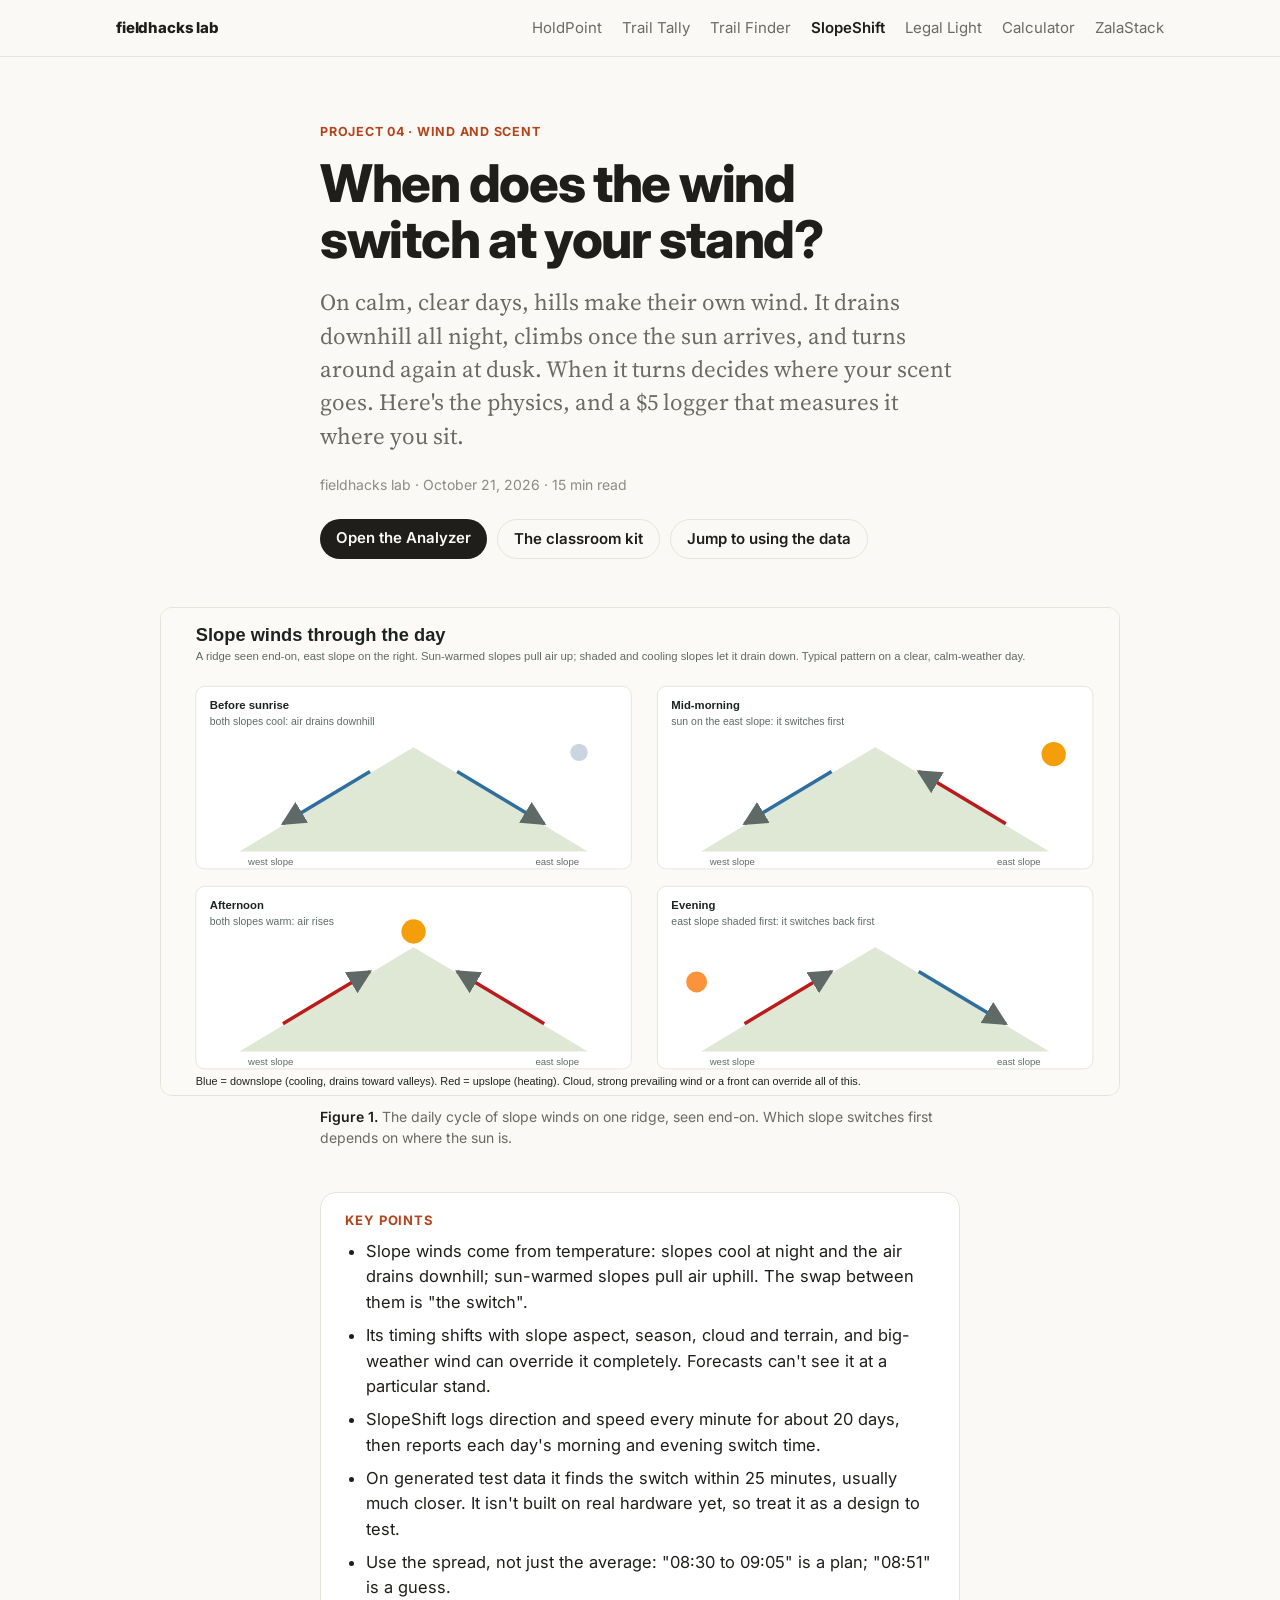
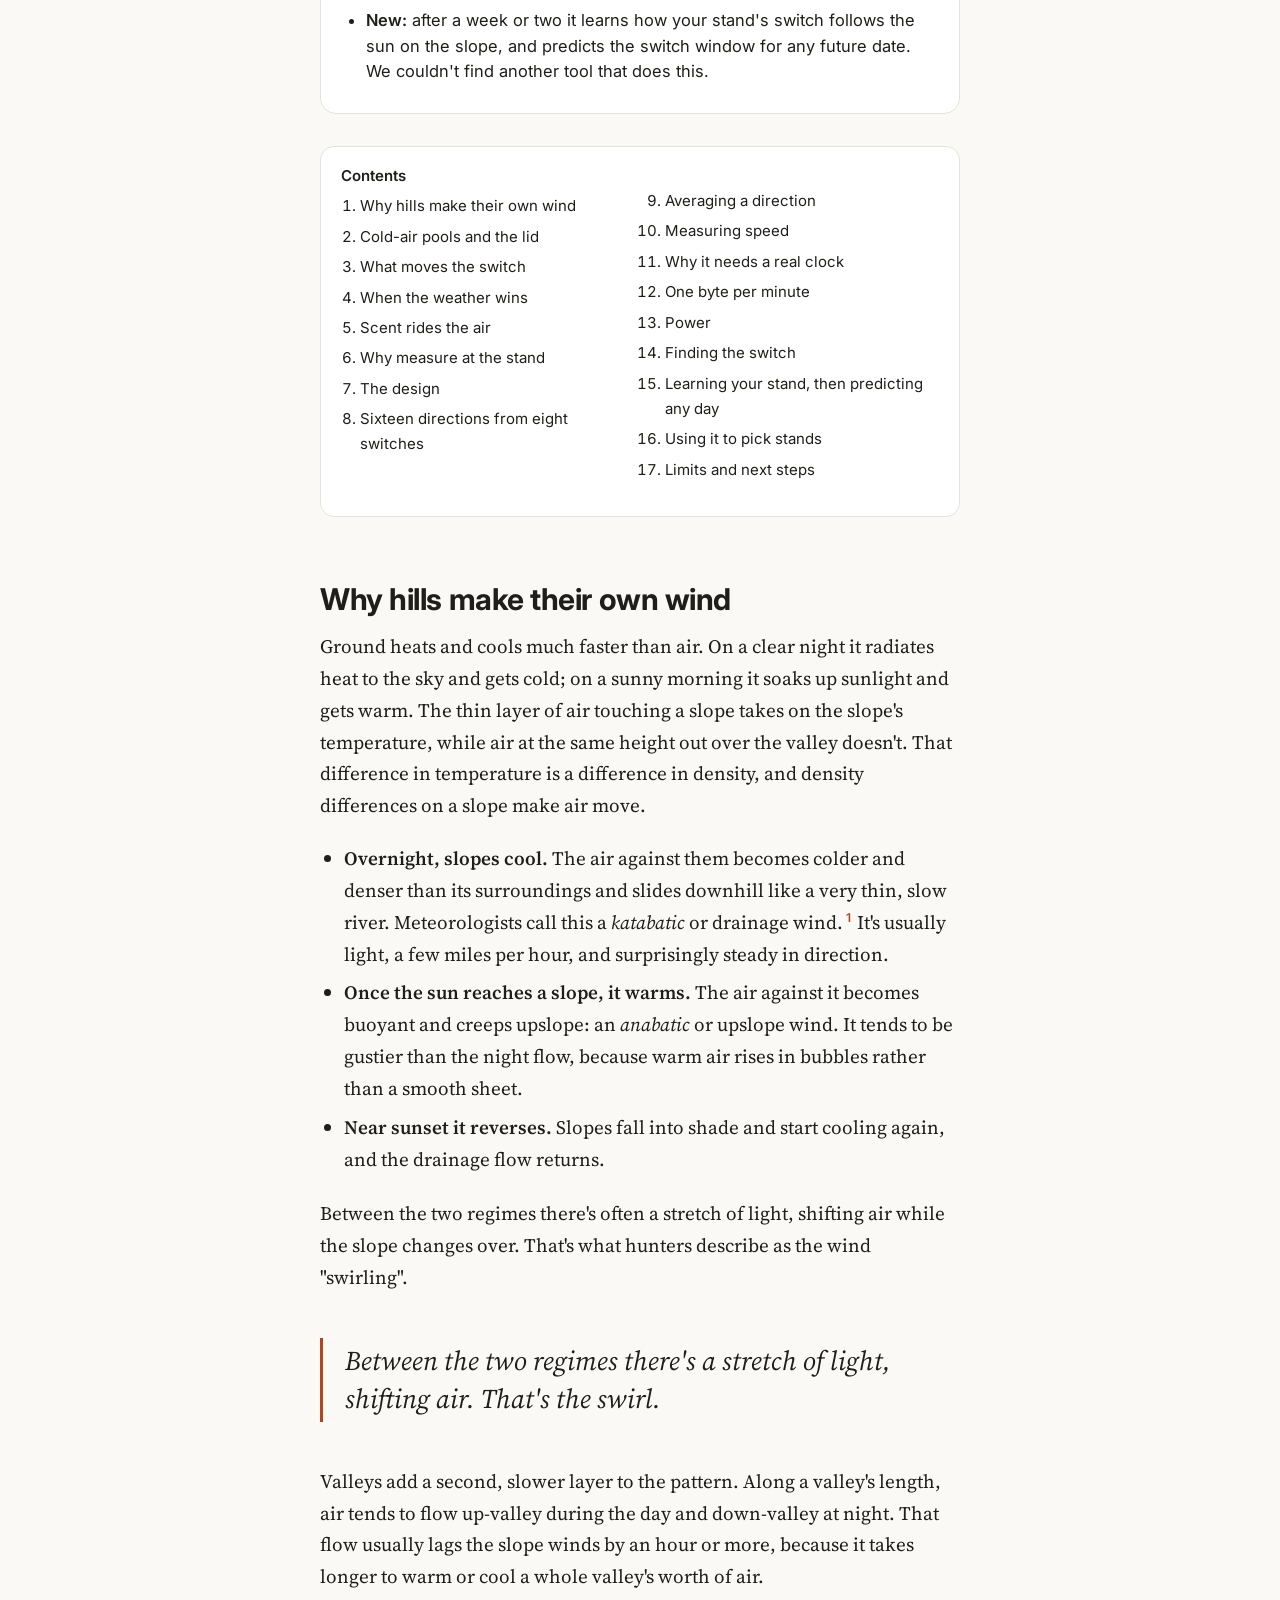
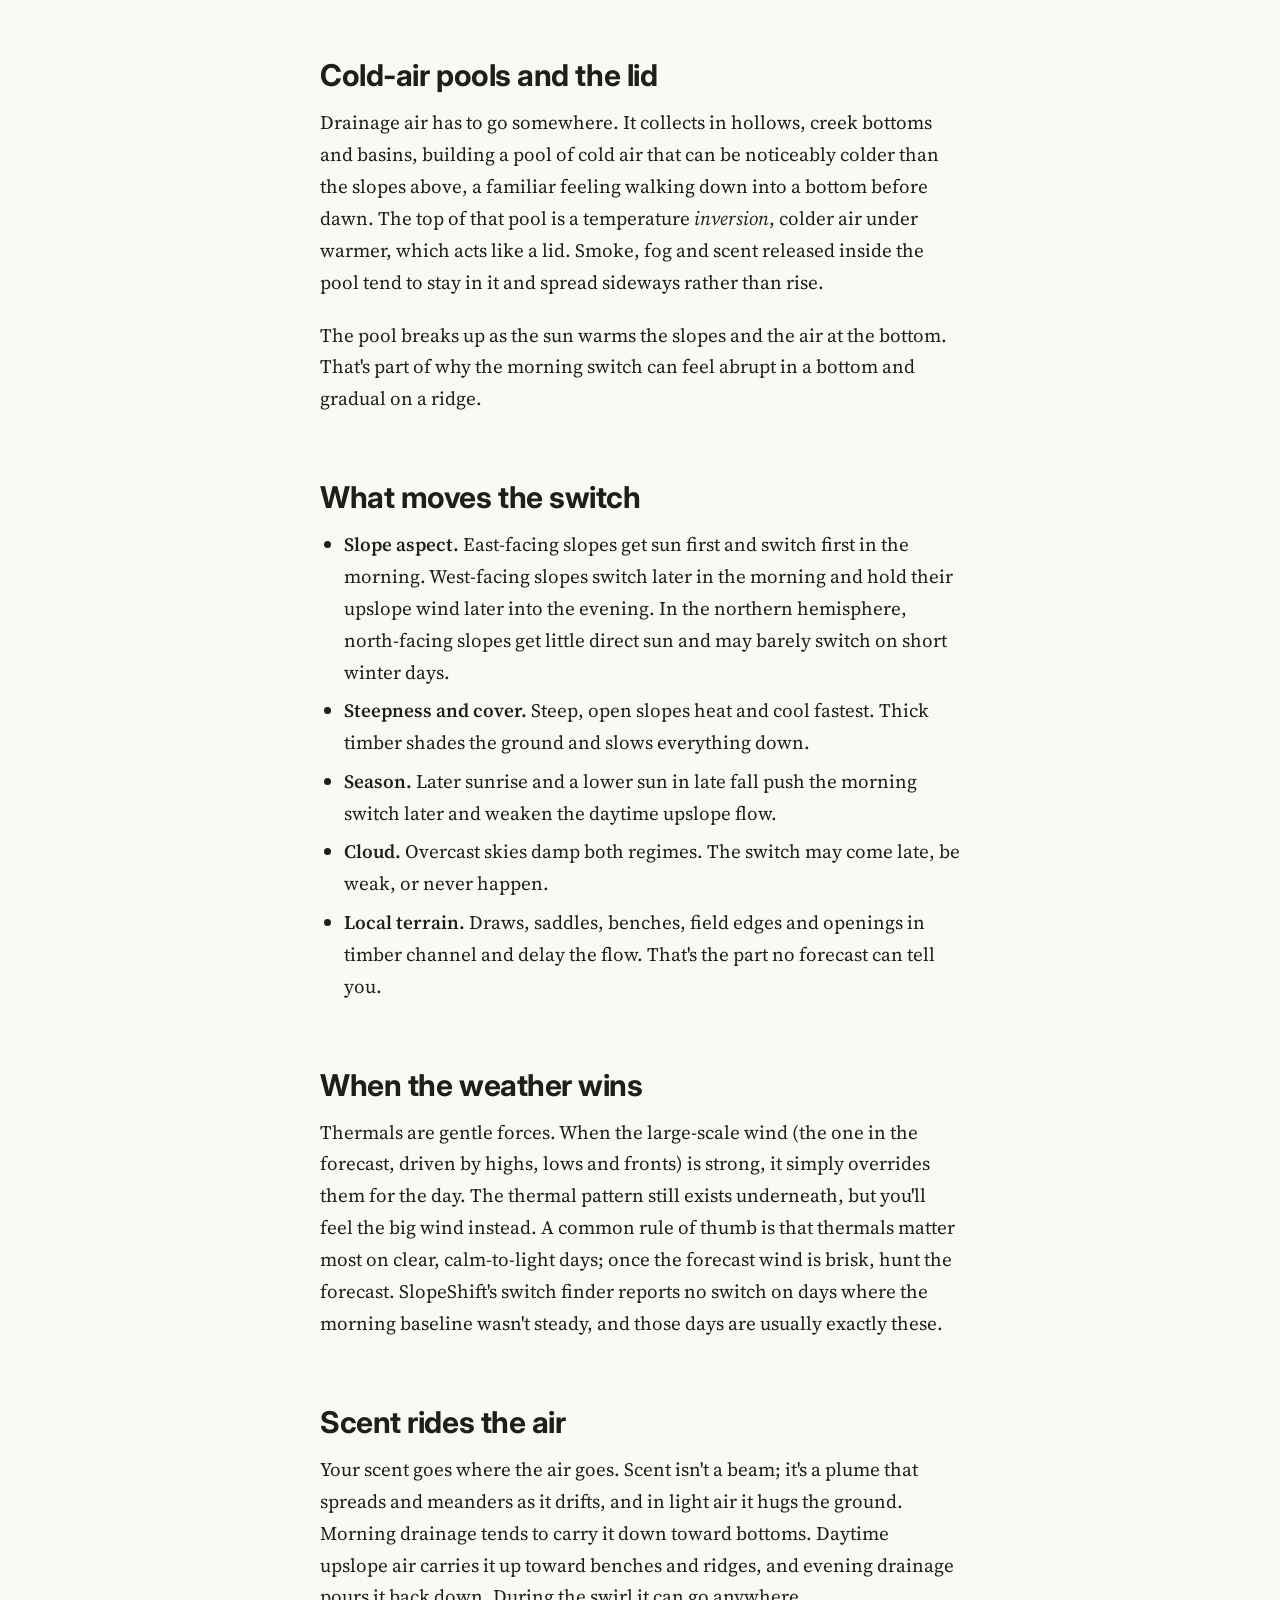
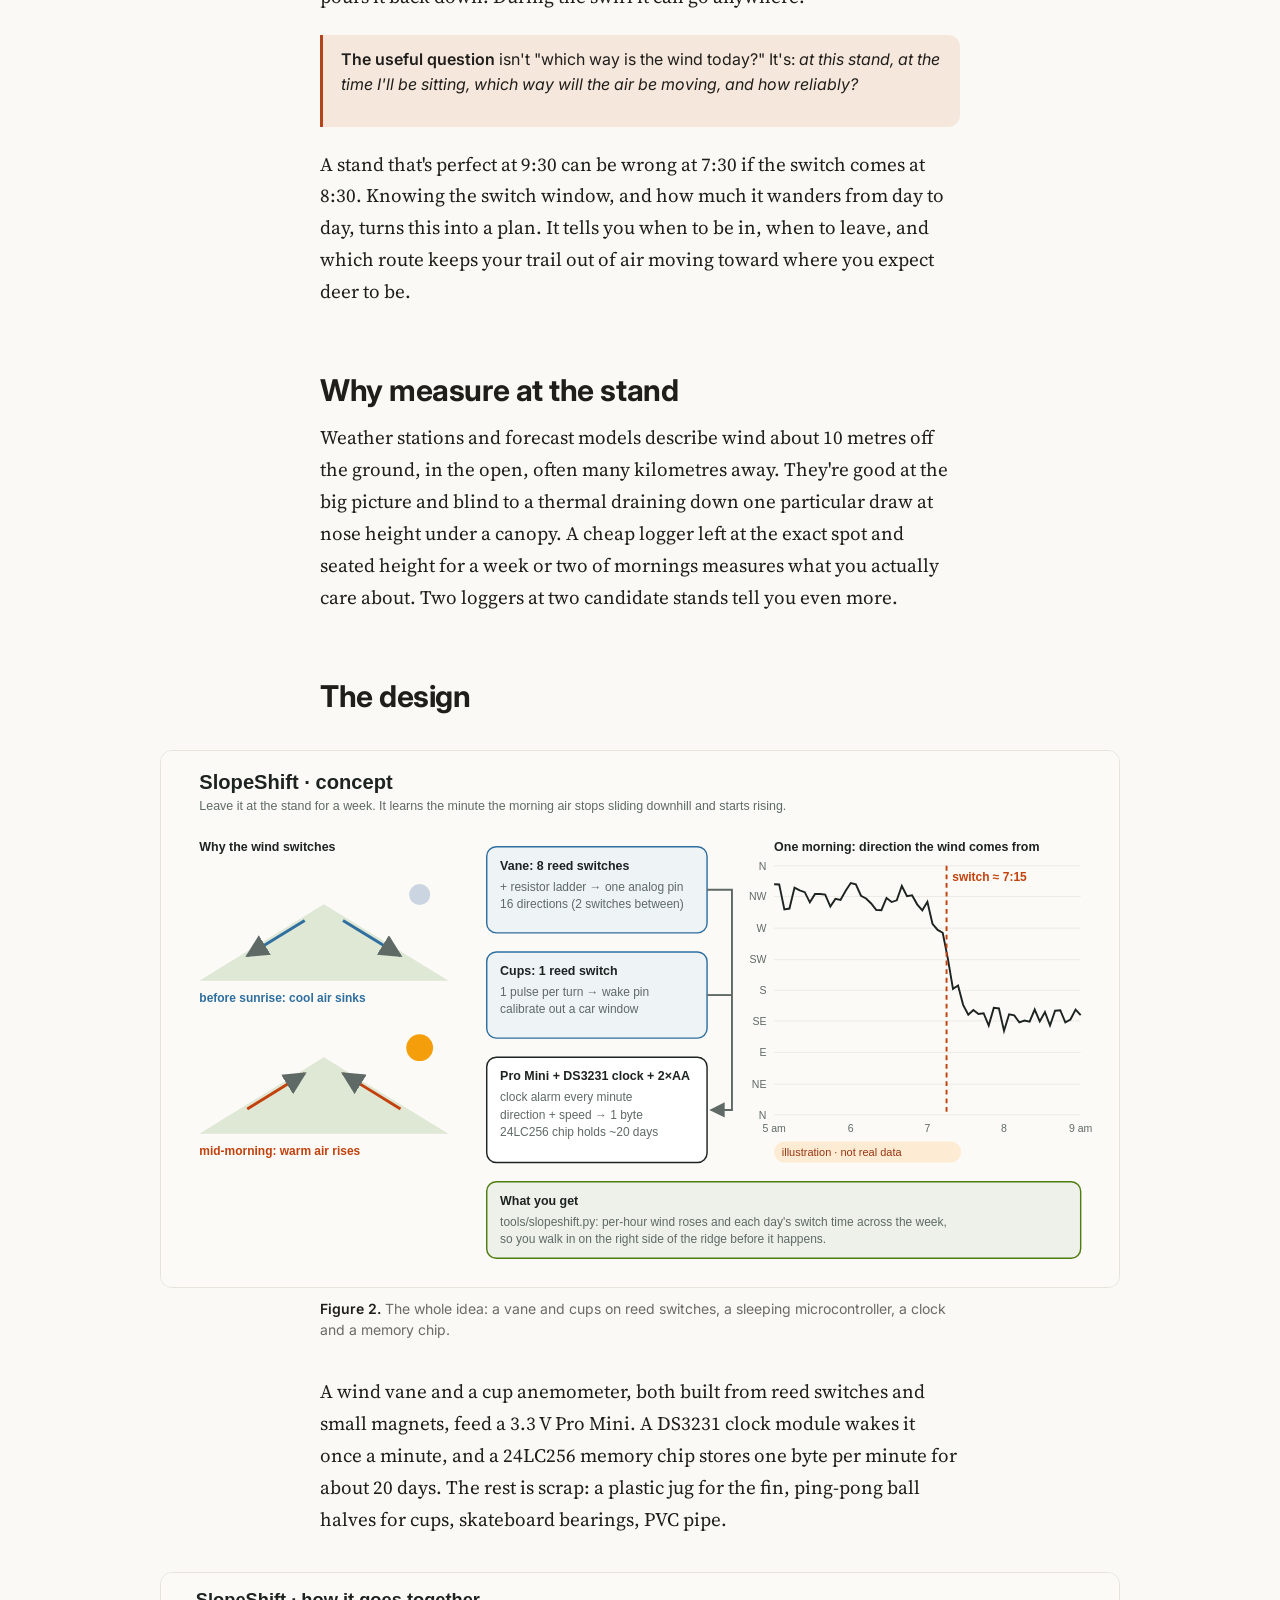
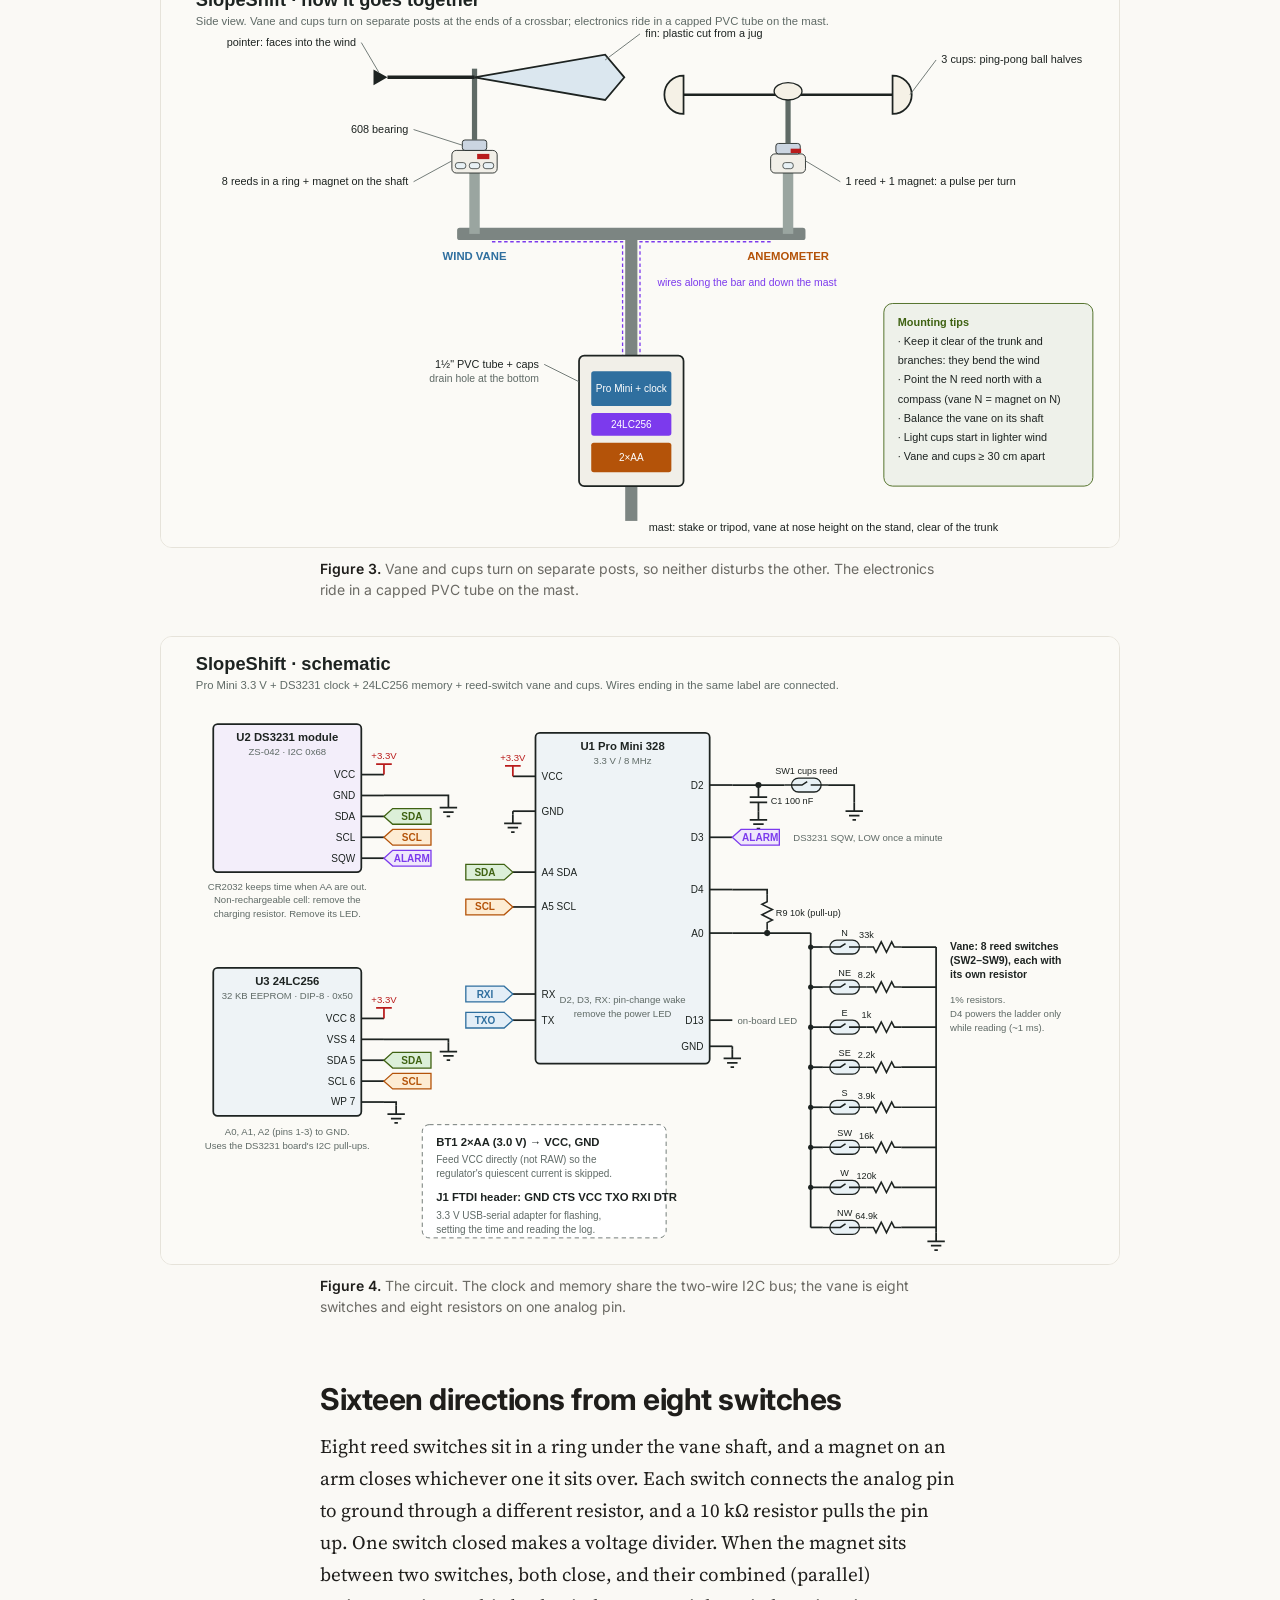
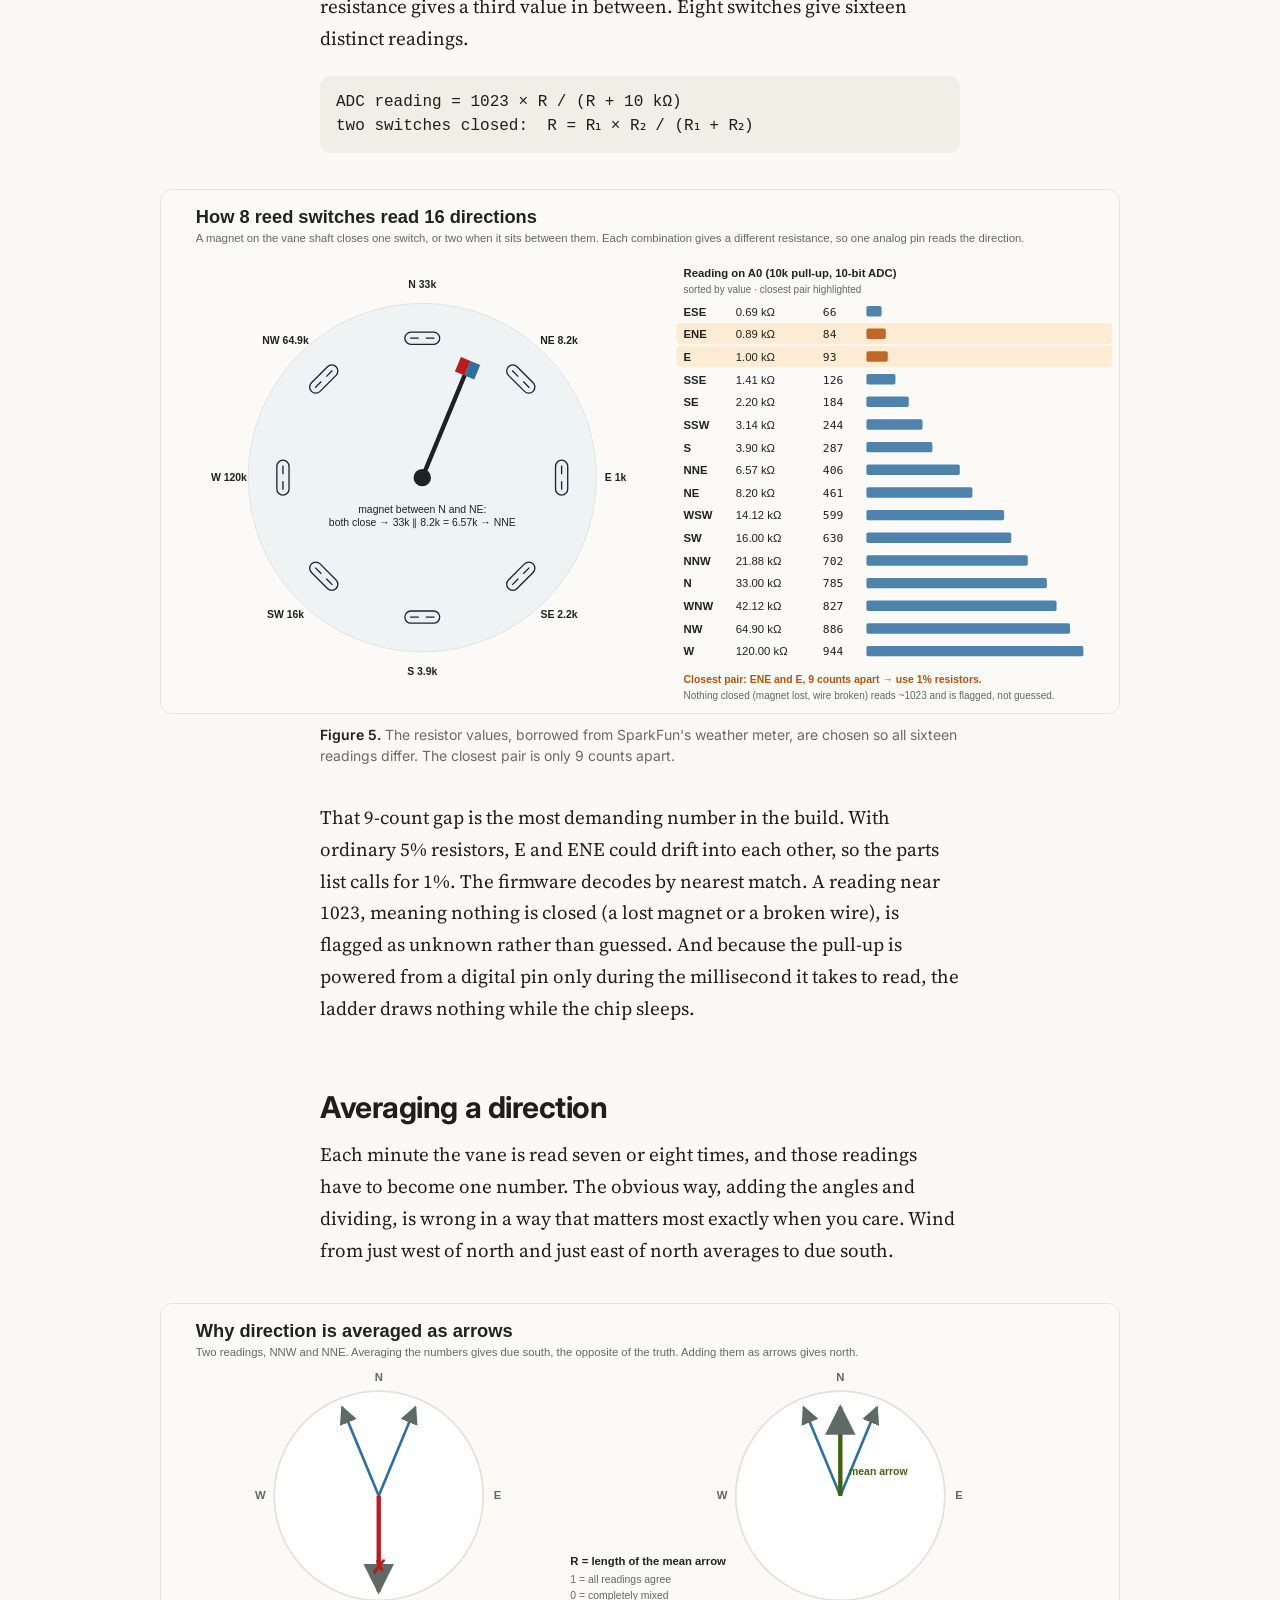
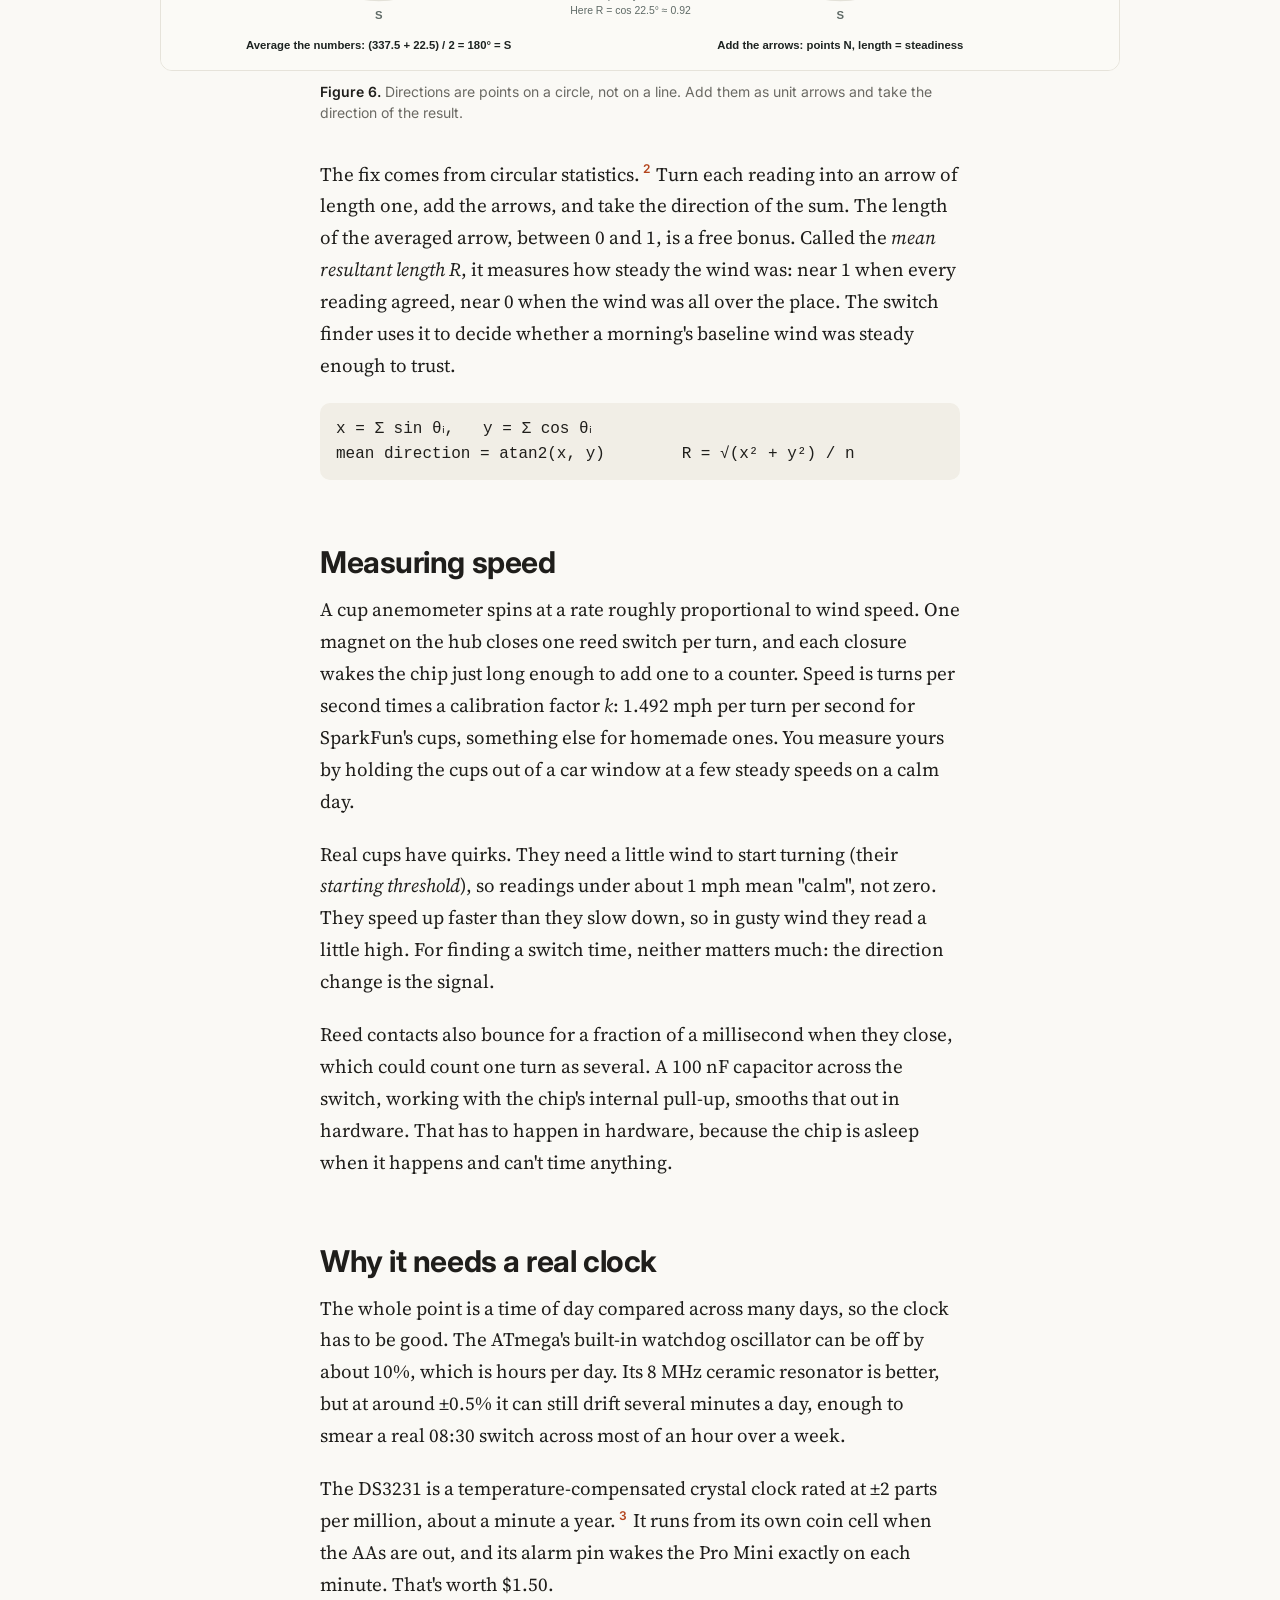
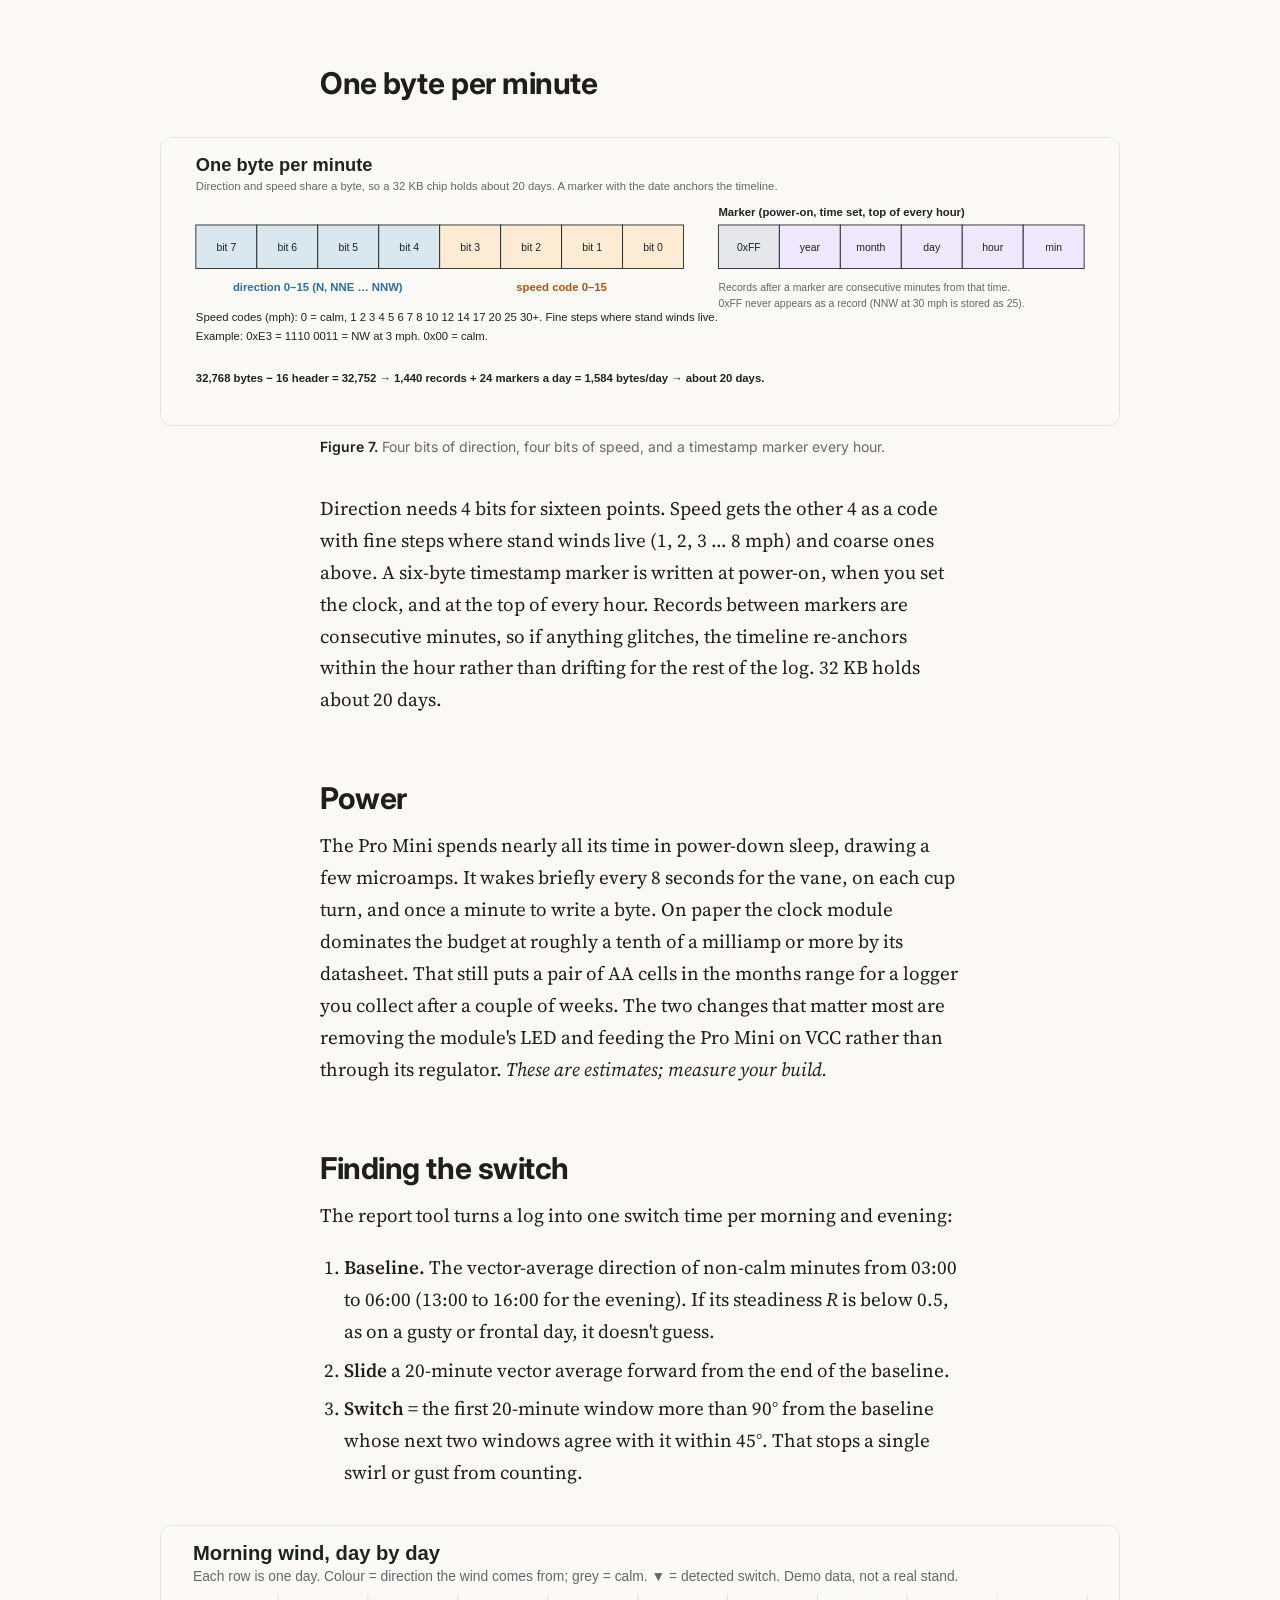
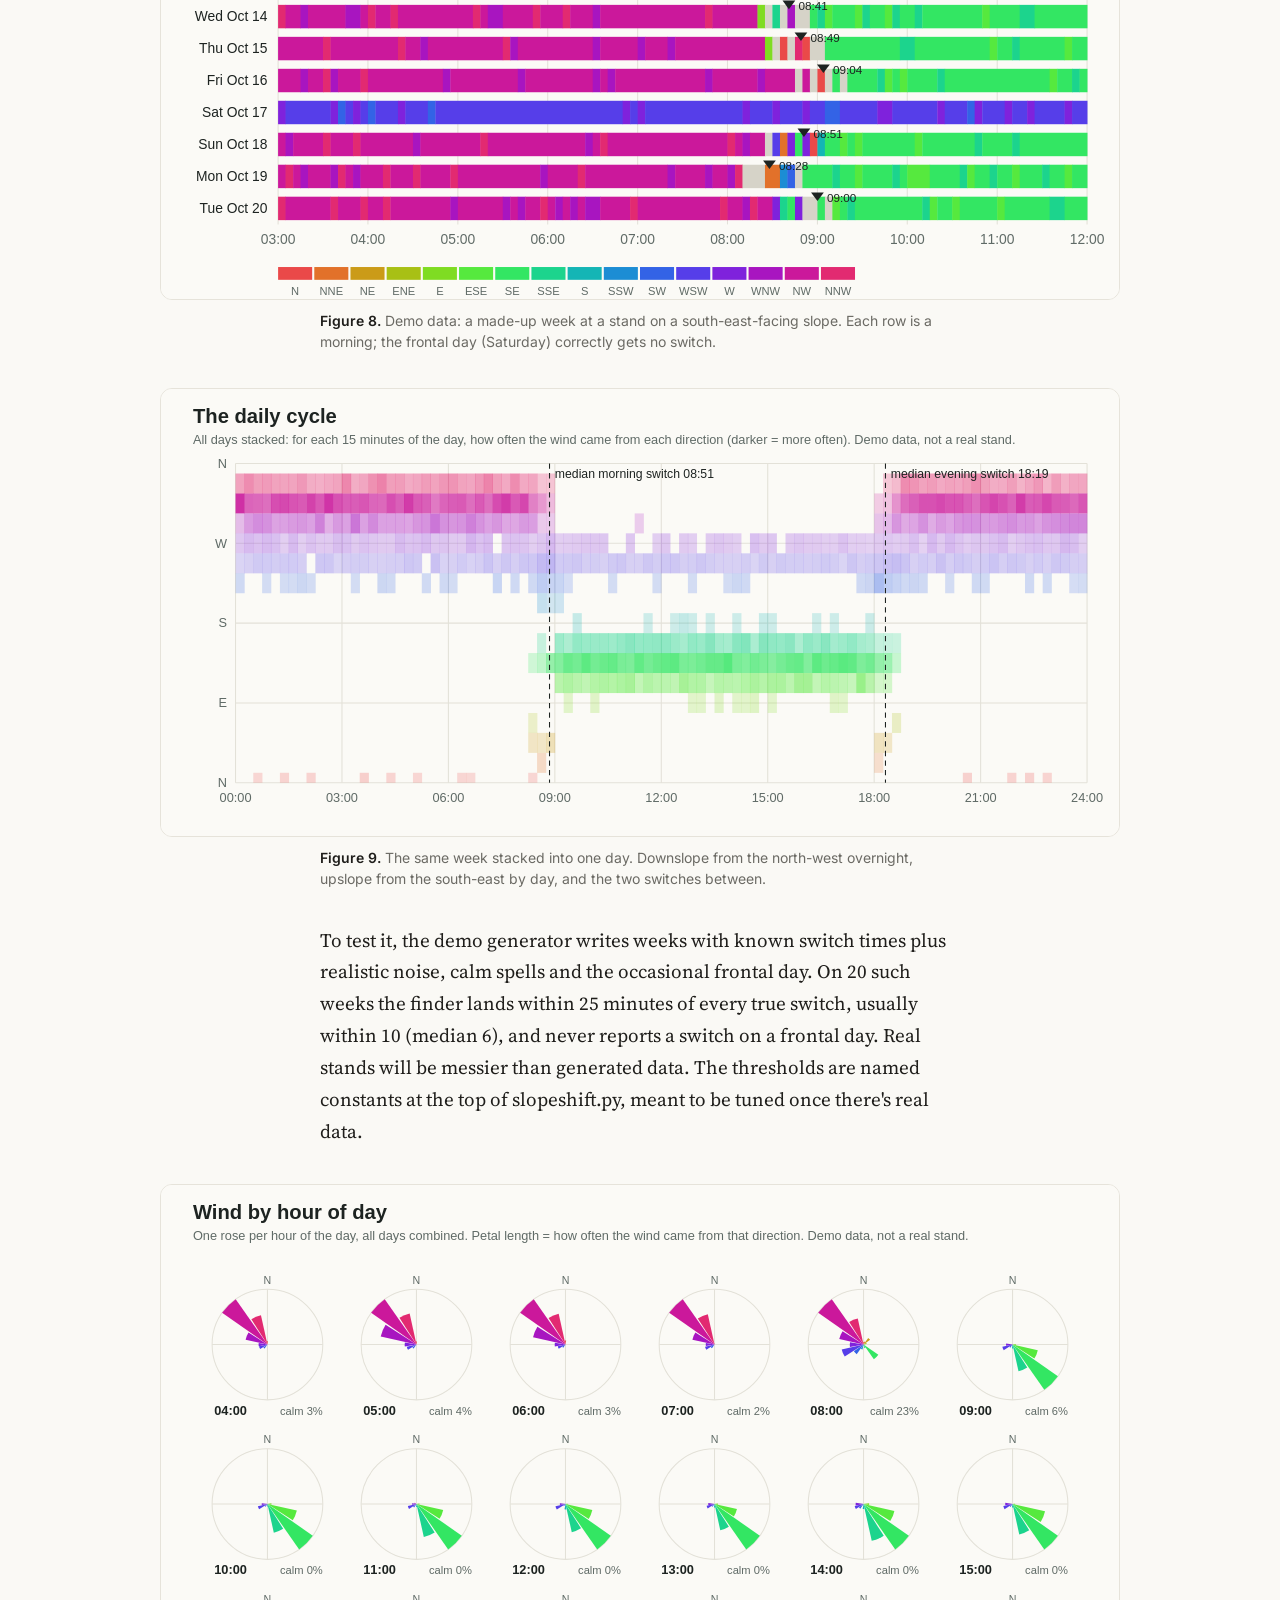
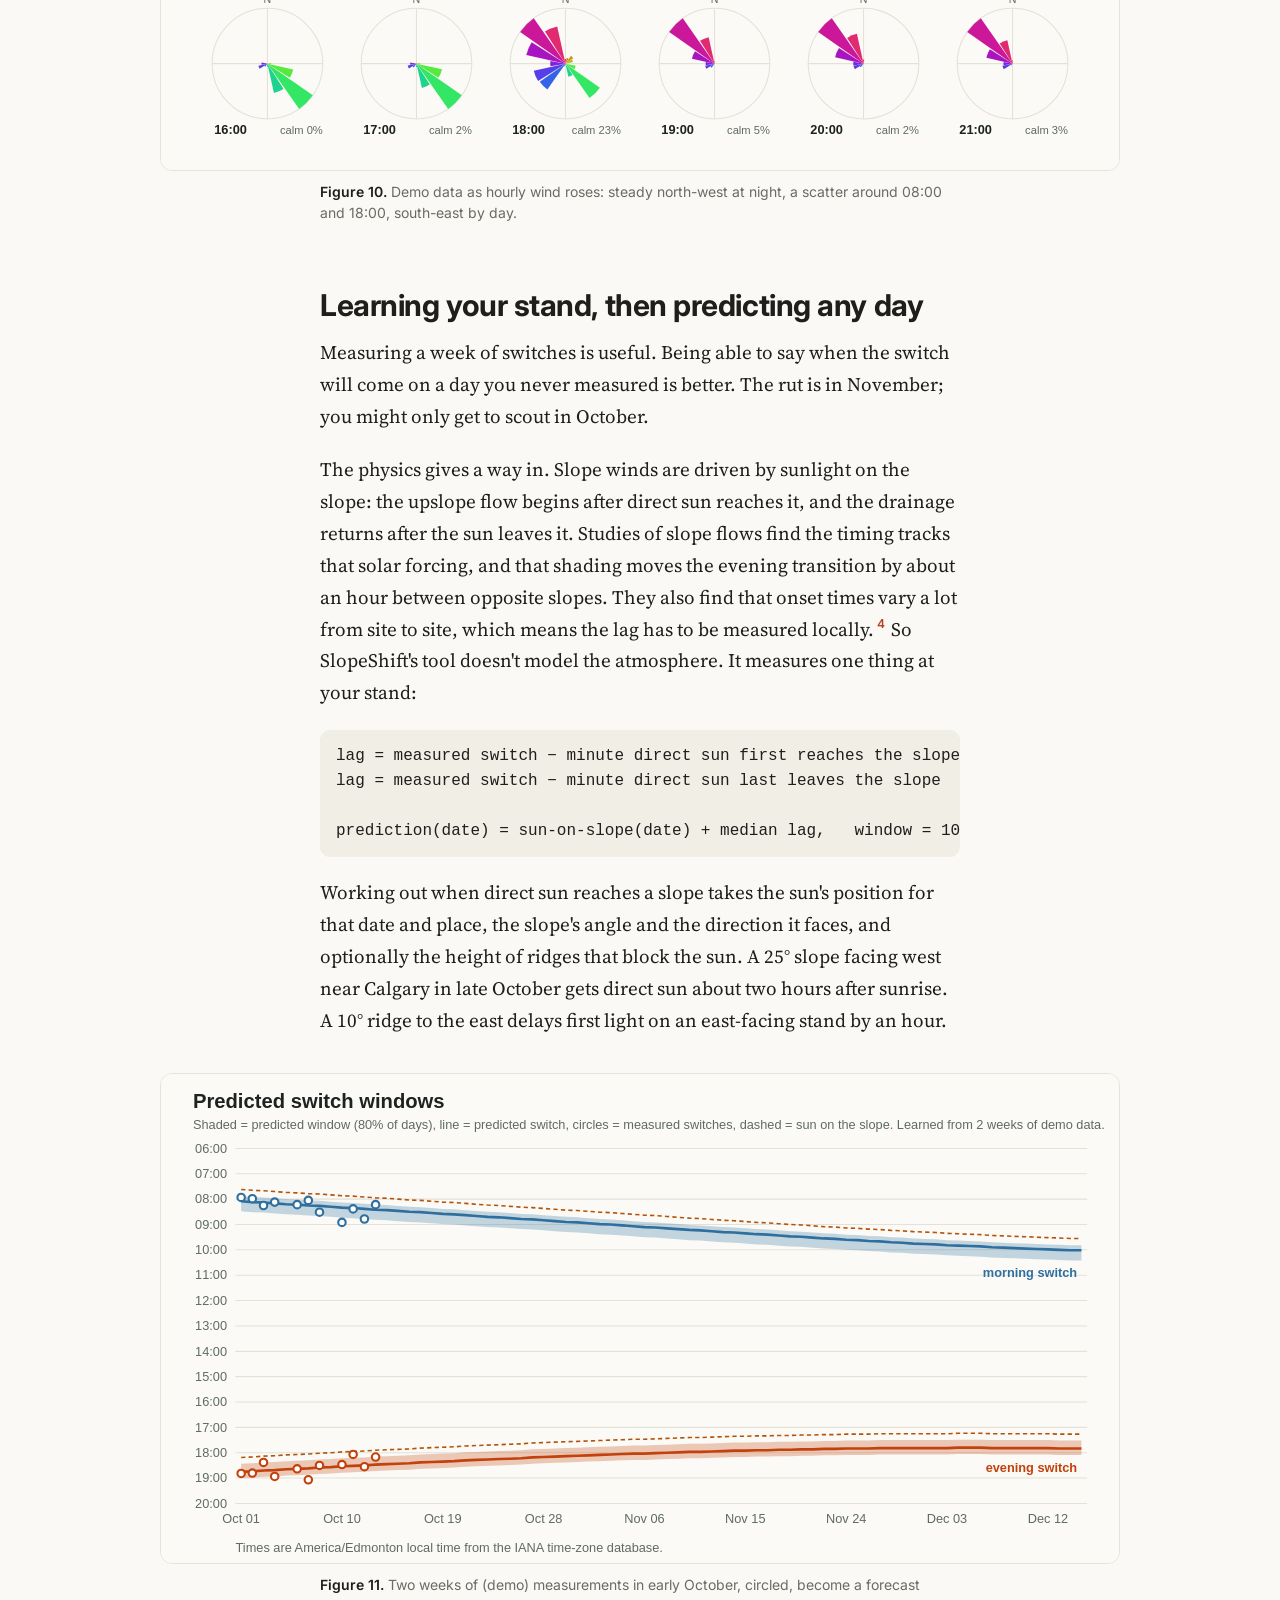
<file: wind-scout/index.html>
<!doctype html>
<html lang="en"><head><meta charset="utf-8">
<title>SlopeShift · fieldhacks lab</title>
<link rel="canonical" href="https://lab.zalastack.com/fieldhacks/slopeshift/">
<meta name="robots" content="noindex">
<meta http-equiv="refresh" content="0; url=../slopeshift/">
<script>location.replace("../slopeshift/" + location.hash)</script>
</head><body><p>Wind Scout is now <a href="../slopeshift/">SlopeShift</a>.</p></body></html>
</file>
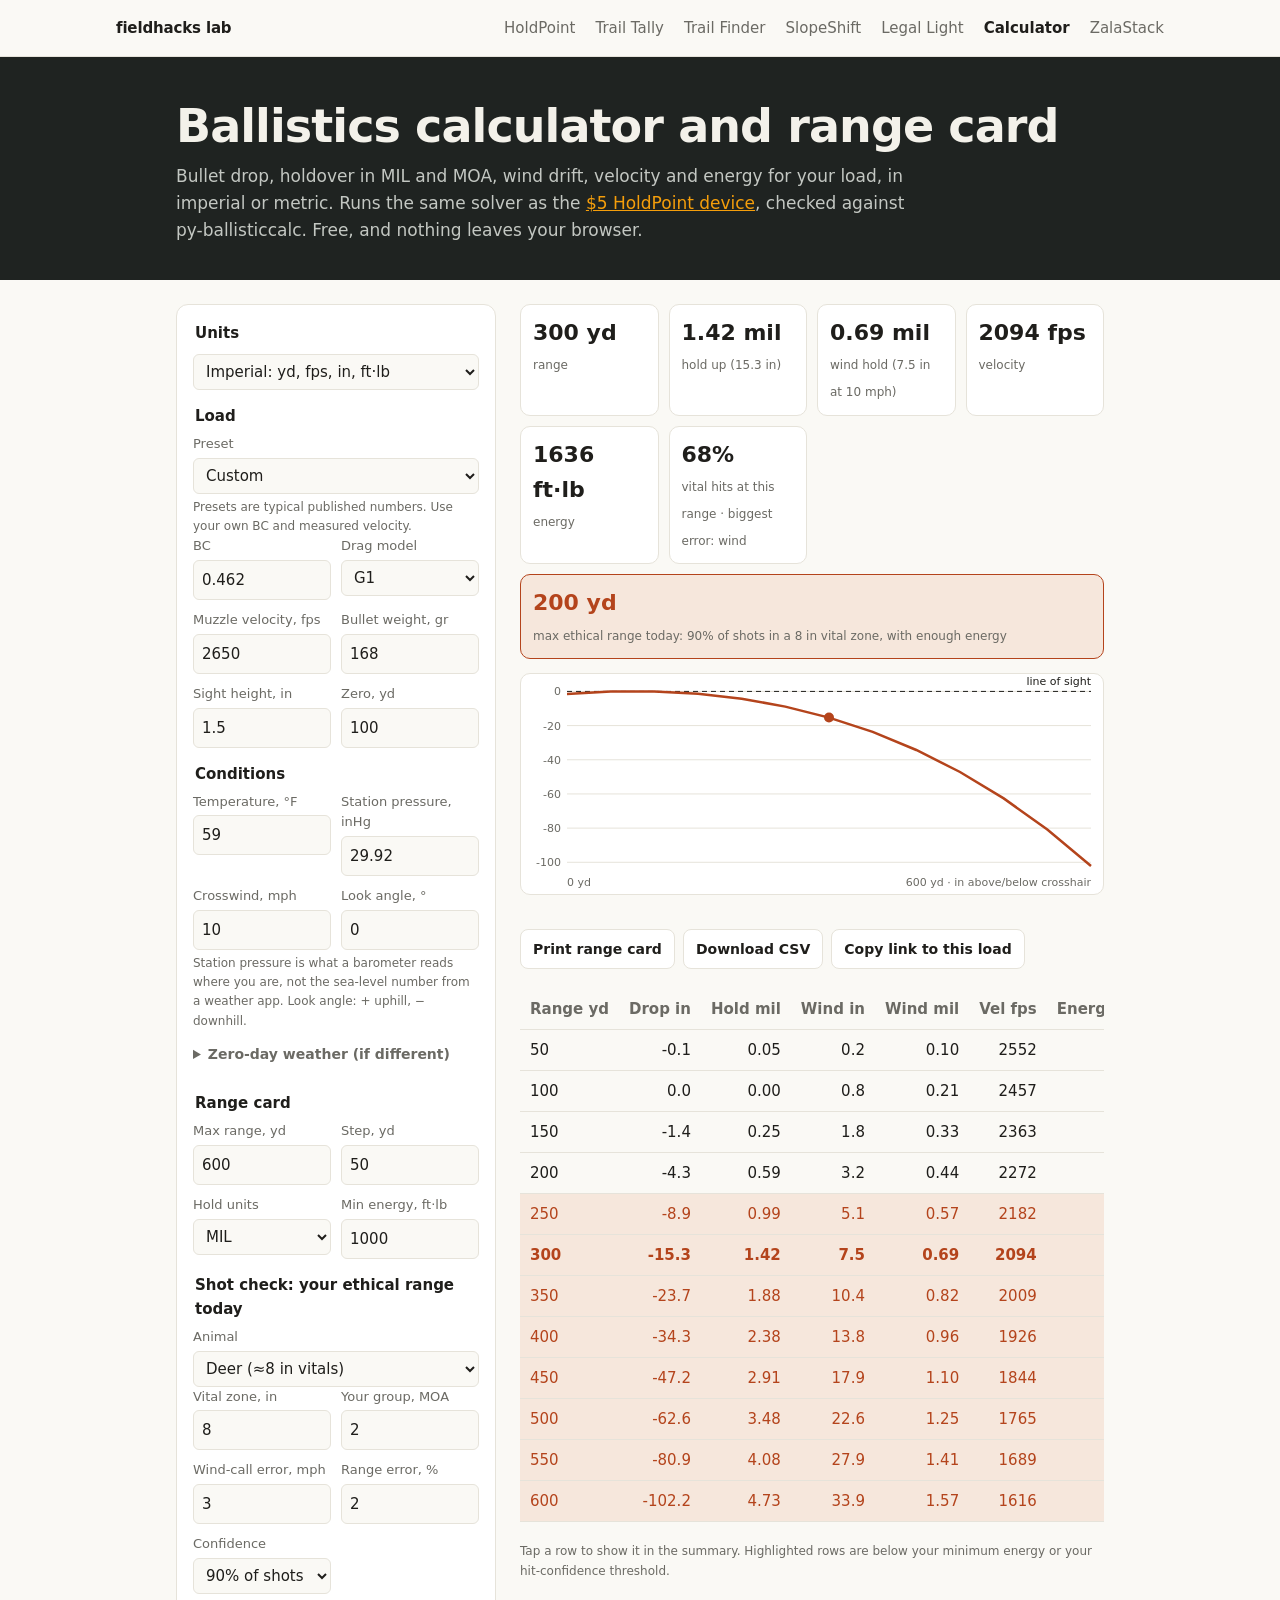
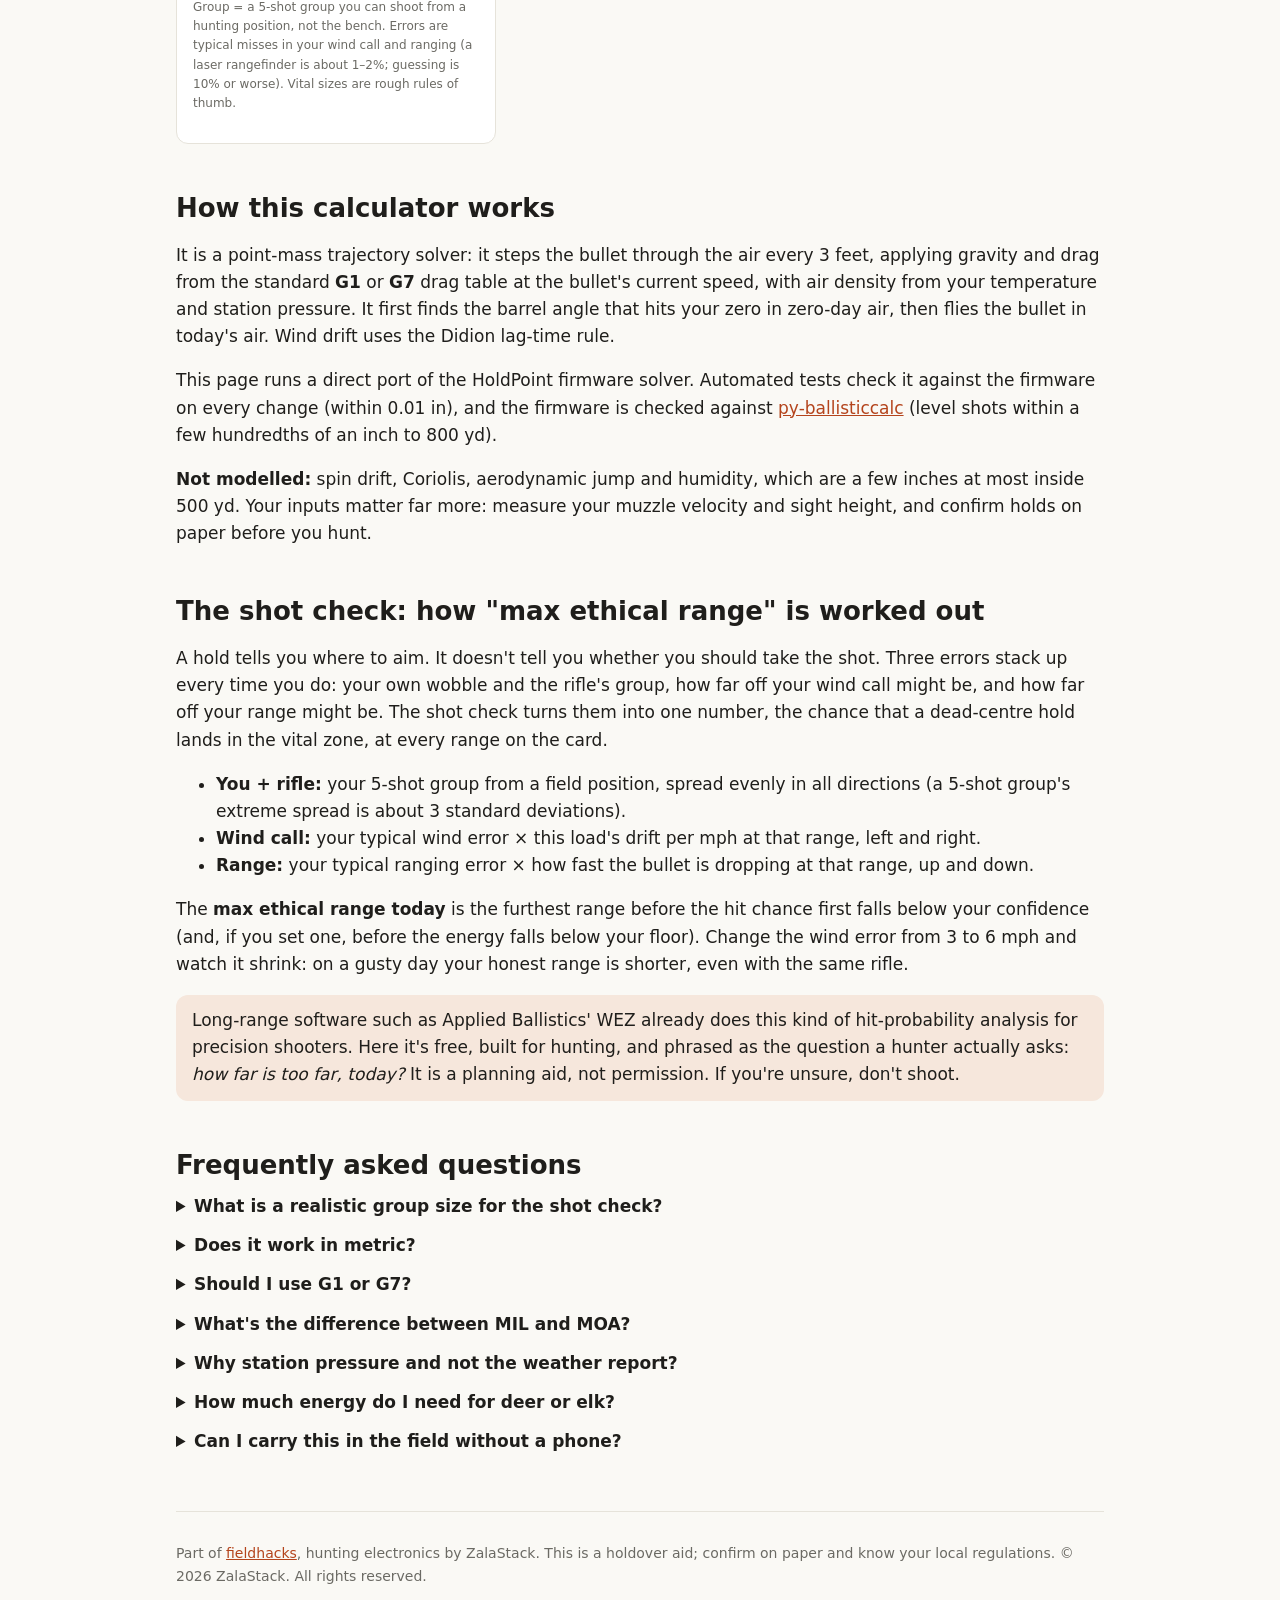
<file: calculator.html>
<!doctype html>
<html lang="en">
<head>
<meta charset="utf-8">
<meta name="viewport" content="width=device-width, initial-scale=1">
<title>Free Ballistics Calculator and Range Card (G1/G7) · HoldPoint</title>
<meta name="description" content="Free online ballistics calculator for hunters, in yards or metres, with a shot check that works out your maximum ethical range from your group, wind and ranging errors. Enter BC (G1 or G7), muzzle velocity, zero, weather and wind to get bullet drop, holdover in MIL and MOA, wind drift, velocity and energy. Print a range card. Same solver as the $5 HoldPoint device.">
<link rel="canonical" href="https://lab.zalastack.com/fieldhacks/calculator.html">
<meta name="theme-color" content="#1d2321">
<meta property="og:type" content="website">
<meta property="og:site_name" content="fieldhacks">
<meta property="og:title" content="Free ballistics calculator and printable range card">
<meta property="og:description" content="Drop, holdover in MIL/MOA, wind drift and energy for your load. G1/G7, weather and look angle. ">
<meta property="og:url" content="https://lab.zalastack.com/fieldhacks/calculator.html">
<meta property="og:image" content="https://lab.zalastack.com/fieldhacks/social-preview.png">
<meta name="twitter:card" content="summary_large_image">
<link rel="icon" href="data:image/svg+xml,%3Csvg xmlns='http://www.w3.org/2000/svg' viewBox='0 0 32 32'%3E%3Crect width='32' height='32' rx='6' fill='%231d2321'/%3E%3Ccircle cx='16' cy='16' r='9' fill='none' stroke='%23f59e0b' stroke-width='2.5'/%3E%3Cpath d='M16 4v8M16 20v8M4 16h8M20 16h8' stroke='%23f59e0b' stroke-width='2.5'/%3E%3C/svg%3E">
<script type="application/ld+json">
{
  "@context": "https://schema.org",
  "@type": "WebApplication",
  "name": "HoldPoint Ballistics Calculator",
  "url": "https://lab.zalastack.com/fieldhacks/calculator.html",
  "applicationCategory": "UtilitiesApplication",
  "operatingSystem": "Any (web browser)",
  "offers": {"@type": "Offer", "price": "0", "priceCurrency": "USD"},
  "description": "Point-mass ballistics calculator with G1/G7 drag, weather and look-angle correction. Produces a printable range card."
}
</script>
<link rel="stylesheet" href="style.css">
<style>
.calc{display:grid;grid-template-columns:minmax(0,320px) minmax(0,1fr);gap:24px;align-items:start;margin-top:24px}
@media (max-width:760px){.calc{grid-template-columns:1fr}}
form{background:var(--card);border:1px solid var(--line);border-radius:12px;padding:16px}
fieldset{border:0;margin:0 0 14px;padding:0}
legend{font-weight:700;margin-bottom:6px;font-size:15px}
.row{display:grid;grid-template-columns:1fr 1fr;gap:10px}
label{display:block;font-size:13px;color:var(--muted);min-width:0}
.calc>*{min-width:0}
input,select{width:100%;min-width:0;margin-top:3px;padding:7px 8px;font:inherit;font-size:15px;color:var(--fg);background:var(--bg);border:1px solid var(--line);border-radius:6px}
input:focus,select:focus{outline:2px solid var(--accent);outline-offset:1px}
.hint{font-size:12px;color:var(--muted);margin:4px 0 0}
.actions{display:flex;flex-wrap:wrap;gap:8px;margin:12px 0}
button{font:inherit;font-size:14px;font-weight:600;padding:8px 12px;border-radius:8px;border:1px solid var(--line);background:var(--card);color:var(--fg);cursor:pointer}
button:hover{border-color:var(--accent)}
.summary{display:grid;grid-template-columns:repeat(auto-fit,minmax(130px,1fr));gap:10px;margin-bottom:14px}
.stat{background:var(--card);border:1px solid var(--line);border-radius:10px;padding:10px 12px}
.stat b{display:block;font-size:22px;font-variant-numeric:tabular-nums}
.stat span{font-size:12px;color:var(--muted)}
#card td,#card th{text-align:right;font-variant-numeric:tabular-nums;white-space:nowrap}
#card td:first-child,#card th:first-child{text-align:left}
#card tr.low td{background:var(--accent-bg);color:var(--accent)}
.stat.ethic{grid-column:1/-1;border-color:var(--accent);background:var(--accent-bg)}
.stat.ethic b{color:var(--accent)}
#card tr.sel td{font-weight:700}
#card tbody tr{cursor:pointer}
form summary{font-size:14px;color:var(--muted)}
#chart{width:100%;height:auto;border:1px solid var(--line);border-radius:10px;background:var(--card);margin-bottom:14px}
.err{color:#b91c1c;font-weight:600}
@media print{
  nav.nav,header.hero,form,.actions,.noprint,footer,#chart,.summary{display:none!important}
  body{background:#fff;color:#000;font-size:11px}
  .calc{display:block;margin:0}
  #printhead{display:block!important}
  #card th,#card td{padding:2px 6px;border-bottom:1px solid #ccc}
  #card tr.low td{background:#eee;color:#000}
}
</style>
</head>
<body>
<nav class="nav" aria-label="Site"><div class="in">
  <a class="brand" href="./">fieldhacks lab</a>
  <a href="holdpoint/">HoldPoint</a>
  <a href="trail-tally/">Trail Tally</a>
  <a href="trail-finder/">Trail Finder</a>
  <a href="slopeshift/">SlopeShift</a>
  <a href="legal-light/">Legal Light</a>
  <a href="calculator.html" aria-current="page">Calculator</a>
  <a href="https://www.zalastack.com">ZalaStack</a>
</div></nav>
<header class="hero"><div class="in">
  <h1>Ballistics calculator and range card</h1>
  <p>Bullet drop, holdover in MIL and MOA, wind drift, velocity and energy for your load, in imperial or metric. Runs the same solver as the <a href="./" style="color:#f59e0b">$5 HoldPoint device</a>, checked against py-ballisticcalc. Free, and nothing leaves your browser.</p>
</div></header>
<main>
<div class="calc">
  <form id="f" autocomplete="off" novalidate>
    <fieldset>
      <legend>Units</legend>
      <select id="sys" aria-label="Units"><option value="imp">Imperial: yd, fps, in, ft·lb</option><option value="met">Metric: m, m/s, cm, J</option></select>
    </fieldset>
    <fieldset>
      <legend>Load</legend>
      <label>Preset
        <select id="preset">
          <option value="">Custom</option>
          <option value="0.462,G1,2650,168">.308 Win 168 gr (G1 0.462, 2650 fps)</option>
          <option value="0.379,G1,3100,95">.243 Win 95 gr (G1 0.379, 3100 fps)</option>
          <option value="0.315,G7,2700,143">6.5 Creedmoor 143 gr (G7 0.315, 2700 fps)</option>
          <option value="0.480,G1,2700,180">.30-06 180 gr (G1 0.480, 2700 fps)</option>
          <option value="0.390,G1,3000,130">.270 Win 130 gr (G1 0.390, 3000 fps)</option>
          <option value="0.255,G1,3200,55">.223 Rem 55 gr (G1 0.255, 3200 fps)</option>
        </select>
      </label>
      <p class="hint">Presets are typical published numbers. Use your own BC and measured velocity.</p>
      <div class="row">
        <label>BC<input id="bc" type="number" step="0.001" min="0.05" max="1.2" value="0.462"></label>
        <label>Drag model<select id="model"><option>G1</option><option>G7</option></select></label>
        <label><span data-imp="Muzzle velocity, fps" data-met="Muzzle velocity, m/s">Muzzle velocity, fps</span><input id="mv" type="number" step="5" value="2650"></label>
        <label><span data-imp="Bullet weight, gr" data-met="Bullet weight, g">Bullet weight, gr</span><input id="wt" type="number" step="1" value="168"></label>
        <label><span data-imp="Sight height, in" data-met="Sight height, cm">Sight height, in</span><input id="sight" type="number" step="0.05" value="1.5"></label>
        <label><span data-imp="Zero, yd" data-met="Zero, m">Zero, yd</span><input id="zero" type="number" step="25" value="100"></label>
      </div>
    </fieldset>
    <fieldset>
      <legend>Conditions</legend>
      <div class="row">
        <label><span data-imp="Temperature, °F" data-met="Temperature, °C">Temperature, °F</span><input id="temp" type="number" step="1" value="59"></label>
        <label><span data-imp="Station pressure, inHg" data-met="Station pressure, hPa">Station pressure, inHg</span><input id="press" type="number" step="0.01" value="29.92"></label>
        <label><span data-imp="Crosswind, mph" data-met="Crosswind, km/h">Crosswind, mph</span><input id="wind" type="number" step="1" value="10"></label>
        <label>Look angle, °<input id="angle" type="number" step="1" min="-60" max="60" value="0"></label>
      </div>
      <p class="hint">Station pressure is what a barometer reads where you are, not the sea-level number from a weather app. Look angle: + uphill, − downhill.</p>
      <details>
        <summary>Zero-day weather (if different)</summary>
        <div class="row">
          <label><span data-imp="Zero temp, °F" data-met="Zero temp, °C">Zero temp, °F</span><input id="ztemp" type="number" step="1" placeholder="same"></label>
          <label><span data-imp="Zero pressure, inHg" data-met="Zero pressure, hPa">Zero pressure, inHg</span><input id="zpress" type="number" step="0.01" placeholder="same"></label>
        </div>
      </details>
    </fieldset>
    <fieldset>
      <legend>Range card</legend>
      <div class="row">
        <label><span data-imp="Max range, yd" data-met="Max range, m">Max range, yd</span><input id="max" type="number" step="50" value="600"></label>
        <label><span data-imp="Step, yd" data-met="Step, m">Step, yd</span><input id="step" type="number" step="5" value="50"></label>
        <label>Hold units<select id="unit"><option>MIL</option><option>MOA</option></select></label>
        <label><span data-imp="Min energy, ft·lb" data-met="Min energy, J">Min energy, ft·lb</span><input id="mine" type="number" step="50" value="1000"></label>
      </div>
    </fieldset>
    <fieldset>
      <legend>Shot check: your ethical range today</legend>
      <label>Animal
        <select id="species">
          <option value="">Custom</option>
          <option value="6">Pronghorn (≈6 in vitals)</option>
          <option value="8" selected>Deer (≈8 in vitals)</option>
          <option value="10">Black bear (≈10 in vitals)</option>
          <option value="12">Elk / moose (≈12 in vitals)</option>
        </select>
      </label>
      <div class="row">
        <label><span data-imp="Vital zone, in" data-met="Vital zone, cm">Vital zone, in</span><input id="vital" type="number" step="1" value="8"></label>
        <label>Your group, MOA<input id="grp" type="number" step="0.25" value="2"></label>
        <label><span data-imp="Wind-call error, mph" data-met="Wind-call error, km/h">Wind-call error, mph</span><input id="werr" type="number" step="1" value="3"></label>
        <label>Range error, %<input id="rerr" type="number" step="0.5" value="2"></label>
        <label>Confidence<select id="conf"><option value="0.8">80% of shots</option><option value="0.9" selected>90% of shots</option><option value="0.95">95% of shots</option></select></label>
      </div>
      <p class="hint">Group = a 5-shot group you can shoot from a hunting position, not the bench. Errors are typical misses in your wind call and ranging (a laser rangefinder is about 1–2%; guessing is 10% or worse). Vital sizes are rough rules of thumb.</p>
    </fieldset>
  </form>

  <section aria-live="polite">
    <div id="printhead" style="display:none"></div>
    <div class="summary" id="summary"></div>
    <svg id="chart" viewBox="0 0 640 220" role="img" aria-label="Bullet path relative to line of sight"></svg>
    <div class="actions">
      <button type="button" id="print">Print range card</button>
      <button type="button" id="csv">Download CSV</button>
      <button type="button" id="share">Copy link to this load</button>
      <span id="msg" class="hint" role="status"></span>
    </div>
    <div class="table-wrap"><table id="card"></table></div>
    <p class="hint noprint">Tap a row to show it in the summary. Highlighted rows are below your minimum energy or your hit-confidence threshold.</p>
  </section>
</div>

<div class="noprint">
<h2>How this calculator works</h2>
<p>It is a point-mass trajectory solver: it steps the bullet through the air every 3 feet, applying gravity and drag from the standard <b>G1</b> or <b>G7</b> drag table at the bullet's current speed, with air density from your temperature and station pressure. It first finds the barrel angle that hits your zero in zero-day air, then flies the bullet in today's air. Wind drift uses the Didion lag-time rule.</p>
<p>This page runs a direct port of the HoldPoint firmware solver. Automated tests check it against the firmware on every change (within 0.01 in), and the firmware is checked against <a href="https://github.com/o-murphy/py_ballisticcalc">py-ballisticcalc</a> (level shots within a few hundredths of an inch to 800 yd).</p>
<p><b>Not modelled:</b> spin drift, Coriolis, aerodynamic jump and humidity, which are a few inches at most inside 500 yd. Your inputs matter far more: measure your muzzle velocity and sight height, and confirm holds on paper before you hunt.</p>

<h2>The shot check: how "max ethical range" is worked out</h2>
<p>A hold tells you where to aim. It doesn't tell you whether you should take the shot. Three errors stack up every time you do: your own wobble and the rifle's group, how far off your wind call might be, and how far off your range might be. The shot check turns them into one number, the chance that a dead-centre hold lands in the vital zone, at every range on the card.</p>
<ul>
  <li><b>You + rifle:</b> your 5-shot group from a field position, spread evenly in all directions (a 5-shot group's extreme spread is about 3 standard deviations).</li>
  <li><b>Wind call:</b> your typical wind error × this load's drift per mph at that range, left and right.</li>
  <li><b>Range:</b> your typical ranging error × how fast the bullet is dropping at that range, up and down.</li>
</ul>
<p>The <b>max ethical range today</b> is the furthest range before the hit chance first falls below your confidence (and, if you set one, before the energy falls below your floor). Change the wind error from 3 to 6 mph and watch it shrink: on a gusty day your honest range is shorter, even with the same rifle.</p>
<p class="note">Long-range software such as Applied Ballistics' WEZ already does this kind of hit-probability analysis for precision shooters. Here it's free, built for hunting, and phrased as the question a hunter actually asks: <i>how far is too far, today?</i> It is a planning aid, not permission. If you're unsure, don't shoot.</p>

<h2>Frequently asked questions</h2>
<details><summary>What is a realistic group size for the shot check?</summary><p>Shoot five rounds from the positions you actually hunt from (sitting with sticks, prone off a pack, standing against a tree) at 100 yards and measure the widest spread, centre to centre. Most hunters are surprised: 2 to 4 MOA from field positions is common, versus under 1 MOA off a bench.</p></details>
<details><summary>Does it work in metric?</summary><p>Yes. Switch Units to Metric for metres, m/s, grams, centimetres, °C, hPa, km/h and joules. Holds stay in MIL or MOA, which are angles and work in either system.</p></details>
<details><summary>Should I use G1 or G7?</summary><p>Use G7 if the bullet maker publishes a G7 BC; it fits long boat-tail bullets better across the whole flight. Otherwise use the G1 number from the box.</p></details>
<details><summary>What's the difference between MIL and MOA?</summary><p>Both are angles. 1 MIL is 3.6 inches at 100 yards; 1 MOA is about 1.047 inches at 100 yards. Use whichever your scope's turrets or reticle use.</p></details>
<details><summary>Why station pressure and not the weather report?</summary><p>Weather reports adjust pressure to sea level. The bullet only cares about the actual air where you are, which is what an uncorrected barometer (station pressure) shows. At altitude the two can differ by several inHg.</p></details>
<details><summary>How much energy do I need for deer or elk?</summary><p>Common rules of thumb are about 1000 ft·lb for deer and 1500 ft·lb for elk. They are guidelines, not law; shot placement and bullet construction matter more.</p></details>
<details><summary>Can I carry this in the field without a phone?</summary><p>Yes: print the range card, or use HoldPoint, a pocket version of this calculator on a $2 Arduino Nano clone and a $1.50 OLED screen.</p></details>
</div>

<footer>
  <p>Part of <a href="./">fieldhacks</a>, hunting electronics by ZalaStack. This is a holdover aid; confirm on paper and know your local regulations. © 2026 ZalaStack. All rights reserved.</p>
</footer>
</main>

<script type="module">
import { Solver } from "./holdpoint-solver.js";
import { shotCheck } from "./shotcheck.js";

const $ = (id) => document.getElementById(id);
const FIELDS = ["sys", "bc", "model", "mv", "wt", "sight", "zero", "temp", "press", "wind", "angle", "ztemp", "zpress", "max", "step", "unit", "mine", "vital", "grp", "werr", "rerr", "conf"];

// Metric conversions. The solver works in its native imperial units; we convert at the edges.
// [toMetric(imperial), toImperial(metric), metric decimals, imperial decimals, metric step]
const lin = (k) => [(x) => x * k, (x) => x / k];
const CONV = {
  mv:     [...lin(0.3048), 1, 0, 1],
  wt:     [...lin(0.06479891), 2, 0, 0.1],
  sight:  [...lin(2.54), 2, 2, 0.1],
  zero:   [...lin(0.9144), 0, 0, 25],
  max:    [...lin(0.9144), 0, 0, 50],
  step:   [...lin(0.9144), 0, 0, 5],
  temp:   [(f) => (f - 32) / 1.8, (c) => c * 1.8 + 32, 1, 0, 1],
  ztemp:  [(f) => (f - 32) / 1.8, (c) => c * 1.8 + 32, 1, 0, 1],
  press:  [...lin(33.8639), 1, 2, 1],
  zpress: [...lin(33.8639), 1, 2, 1],
  wind:   [...lin(1.609344), 1, 0, 1],
  mine:   [...lin(1.35582), 0, 0, 50],
  werr:   [...lin(1.609344), 1, 0, 1],
  vital:  [...lin(2.54), 0, 0, 1],
};
const IMP_STEP = { mv: 5, wt: 1, sight: 0.05, zero: 25, max: 50, step: 5, temp: 1, ztemp: 1, press: 0.01, zpress: 0.01, wind: 1, mine: 50, werr: 1, vital: 1 };
const metric = () => $("sys").value === "met";
let rows = [], sel = null, last = null, sys = "imp", check = null;

// Value of a field in imperial units (what the solver wants).
function imp(k) {
  const raw = $(k).value;
  if (raw === "") return NaN;
  const x = parseFloat(raw);
  return metric() && CONV[k] ? CONV[k][1](x) : x;
}

function setSystem(next) {
  if (next === sys) return;
  for (const k of Object.keys(CONV)) {
    const el = $(k), [toM, toI, dm, di, ms] = CONV[k];
    if (el.value !== "") {
      const x = parseFloat(el.value);
      let y = next === "met" ? toM(x) : toI(x);
      // Range-card spacing: snap to round numbers in the new system (it's a display choice, not a load input).
      if (k === "max") y = Math.max(100, Math.round(y / 50) * 50);
      if (k === "step") y = [5, 10, 25, 50, 100].reduce((a, b) => (Math.abs(b - y) < Math.abs(a - y) ? b : a));
      el.value = +y.toFixed(next === "met" ? dm : di);
    }
    el.step = next === "met" ? ms : IMP_STEP[k];
    el.removeAttribute("min"); el.removeAttribute("max");
  }
  document.querySelectorAll("[data-met]").forEach((e) => (e.textContent = e.dataset[next === "met" ? "met" : "imp"]));
  sys = next;
}

function read() {
  const p = { bc: parseFloat($("bc").value), model: $("model").value, mv: imp("mv"), wt: imp("wt"), sight: imp("sight"),
              zero: imp("zero"), temp: imp("temp"), press: imp("press"), wind: imp("wind") || 0,
              angle: parseFloat($("angle").value) || 0, max: imp("max"), step: imp("step"), unit: $("unit").value,
              mine: imp("mine") || 0, vital: imp("vital"), grp: parseFloat($("grp").value), werr: imp("werr"),
              rerr: parseFloat($("rerr").value), conf: parseFloat($("conf").value) };
  p.ztemp = $("ztemp").value === "" ? p.temp : imp("ztemp");
  p.zpress = $("zpress").value === "" ? p.press : imp("zpress");
  const bad = [];
  const show = (k, x) => (metric() && CONV[k] ? +CONV[k][0](x).toFixed(CONV[k][2] + 1) : x);
  const chk = (k, lo, hi, label) => { if (!(p[k] >= lo - 1e-9 && p[k] <= hi + 1e-9)) bad.push(`${label} (${show(k, lo)}–${show(k, hi)})`); };
  chk("bc", 0.05, 1.2, "BC"); chk("mv", 500, 4500, "velocity"); chk("wt", 20, 750, "weight");
  chk("sight", 0.5, 4, "sight height"); chk("zero", 25, 550, "zero"); chk("temp", -40, 120, "temperature");
  chk("press", 17, 31.5, "pressure"); chk("ztemp", -40, 120, "zero temp"); chk("zpress", 17, 31.5, "zero pressure");
  chk("wind", 0, 45, "wind"); chk("angle", -60, 60, "angle"); chk("max", 100, 1650, "max range"); chk("step", 5, 110, "step");
  chk("vital", 3, 30, "vital zone"); chk("grp", 0.25, 12, "group"); chk("werr", 0, 25, "wind-call error"); chk("rerr", 0, 25, "range error");
  return { p, bad };
}

const fmt = (x, d) => (Math.abs(x) < 0.5 * 10 ** -d ? 0 : x).toFixed(d);

// Display units for results.
function U() {
  return metric()
    ? { r: (yd) => yd * 0.9144, ru: "m", d: (inch) => inch * 2.54, du: "cm", v: (fps) => fps * 0.3048, vu: "m/s",
        e: (fl) => fl * 1.35582, eu: "J", w: (mph) => mph * 1.609344, wu: "km/h" }
    : { r: (x) => x, ru: "yd", d: (x) => x, du: "in", v: (x) => x, vu: "fps", e: (x) => x, eu: "ft·lb", w: (x) => x, wu: "mph" };
}

function compute() {
  setSystem($("sys").value);
  const { p, bad } = read();
  if (bad.length) { $("summary").innerHTML = `<p class="err">Check: ${bad.join(", ")}</p>`; $("card").innerHTML = ""; $("chart").innerHTML = ""; return; }
  const s = new Solver().setup({ bc: p.bc, model: p.model, mv_fps: p.mv, weight_gr: p.wt, sight_in: p.sight, zero_yd: p.zero },
    { temp_f: p.ztemp, press_inhg: p.zpress }, { temp_f: p.temp, press_inhg: p.press });
  const n = Math.floor(p.max / p.step + 1e-6);
  rows = s.solveSteps(p.step, p.step, n, p.wind, p.angle);
  const perMph = s.solveSteps(p.step, p.step, n, 1, p.angle).map((r) => r.wind_in);
  check = shotCheck(rows, perMph, { groupMoa: p.grp, windErrMph: p.werr, rangeErrPct: p.rerr, vitalIn: p.vital, conf: p.conf, minEnergy: p.mine });
  last = p;
  if (sel === null || sel >= rows.length) sel = Math.min(rows.length - 1, Math.max(0, Math.round(300 / p.step) - 1));
  render();
  history.replaceState(null, "", "#" + new URLSearchParams(Object.fromEntries(FIELDS.map((k) => [k, $(k).value]))));
}

function render() {
  const p = last, mil = p.unit === "MIL", u = U();
  const hold = (r) => (mil ? Solver.holdMIL(r) : Solver.holdMOA(r));
  const wh = (r) => (mil ? Solver.windMIL(r) : Solver.windMOA(r));
  const d = mil ? 2 : 1, hu = mil ? "mil" : "moa", dd = metric() ? 0 : 1;
  const rng = (r) => u.r(r.range_yd).toFixed(0);
  if (!rows.length) { $("summary").innerHTML = `<p class="err">The bullet slows below 300 fps before the first range. Check the inputs.</p>`; return; }
  const r = rows[sel];
  const up = hold(r) >= 0 ? "up" : "down";
  $("summary").innerHTML = [
    [`${rng(r)} ${u.ru}`, "range"],
    [`${fmt(Math.abs(hold(r)), d)} ${hu}`, `hold ${up} (${fmt(u.d(-r.drop_in), dd)} ${u.du})`],
    [`${fmt(wh(r), d)} ${hu}`, `wind hold (${fmt(u.d(r.wind_in), dd)} ${u.du} at ${fmt(u.w(p.wind), 0)} ${u.wu})`],
    [`${u.v(r.vel_fps).toFixed(0)} ${u.vu}`, "velocity"],
    [`${u.e(r.energy_ftlb).toFixed(0)} ${u.eu}`, p.mine && r.energy_ftlb < p.mine ? "energy · below your minimum" : "energy"],
    [`${Math.round(check.rows[sel].p * 100)}%`, `vital hits at this range · biggest error: ${check.rows[sel].biggest}`],
  ].map(([b, s]) => `<div class="stat"><b>${b}</b><span>${s}</span></div>`).join("") +
  `<div class="stat ethic"><b>${check.maxYd ? u.r(check.maxYd).toFixed(0) + " " + u.ru : "under " + rng(rows[0]) + " " + u.ru}</b><span>max ethical range today: ${Math.round(p.conf * 100)}% of shots in a ${fmt(u.d(p.vital), 0)} ${u.du} vital zone${p.mine ? ", with enough energy" : ""}</span></div>`;

  $("card").innerHTML = `<thead><tr><th>Range ${u.ru}</th><th>Drop ${u.du}</th><th>Hold ${hu}</th><th>Wind ${u.du}</th><th>Wind ${hu}</th><th>Vel ${u.vu}</th><th>Energy ${u.eu}</th><th>Time s</th><th>Vital hit</th></tr></thead><tbody>` +
    rows.map((r, i) => `<tr data-i="${i}" class="${(p.mine && r.energy_ftlb < p.mine) || check.rows[i].p < p.conf ? "low" : ""}${i === sel ? " sel" : ""}"><td>${rng(r)}</td><td>${fmt(u.d(r.drop_in), dd)}</td><td>${fmt(hold(r), d)}</td><td>${fmt(u.d(r.wind_in), dd)}</td><td>${fmt(wh(r), d)}</td><td>${u.v(r.vel_fps).toFixed(0)}</td><td>${u.e(r.energy_ftlb).toFixed(0)}</td><td>${r.tof_s.toFixed(2)}</td><td>${Math.round(check.rows[i].p * 100)}%</td></tr>`).join("") +
    (rows.length < Math.floor(p.max / p.step + 1e-6) ? `<tr><td colspan="9" style="text-align:left">Stops here: bullet below 300 fps.</td></tr>` : "") + "</tbody>";

  const v = (k) => $(k).value;
  $("printhead").innerHTML = metric()
    ? `<b>Range card</b> · BC ${v("bc")} ${p.model} · ${v("mv")} m/s · ${v("wt")} g · sight ${v("sight")} cm · zero ${v("zero")} m · ${v("temp")} °C, ${v("press")} hPa · wind ${v("wind")} km/h · angle ${v("angle")}° · HoldPoint calculator, lab.zalastack.com/fieldhacks`
    : `<b>Range card</b> · BC ${v("bc")} ${p.model} · ${v("mv")} fps · ${v("wt")} gr · sight ${v("sight")} in · zero ${v("zero")} yd · ${v("temp")} °F, ${v("press")} inHg · wind ${v("wind")} mph · angle ${v("angle")}° · HoldPoint calculator, lab.zalastack.com/fieldhacks`;

  // Chart: path relative to line of sight, in display units.
  const W = Math.round(Math.max(320, Math.min(640, $("chart").clientWidth || 640))), H = 220, L = 46, R = 12, T = 14, B = 28;
  $("chart").setAttribute("viewBox", `0 0 ${W} ${H}`);
  const pts = [{ x: 0, y: u.d(-p.sight) }, ...rows.map((q) => ({ x: u.r(q.range_yd), y: u.d(q.drop_in) }))];
  const xmax = pts[pts.length - 1].x;
  const ymin = Math.min(...pts.map((q) => q.y)), ymax = Math.max(u.d(2), ...pts.map((q) => q.y));
  const sx = (x) => L + (x / xmax) * (W - L - R), sy = (y) => T + ((ymax - y) / (ymax - ymin)) * (H - T - B);
  const step = Math.pow(10, Math.floor(Math.log10((ymax - ymin) / 3)));
  const ticks = []; for (let y = Math.ceil(ymin / step) * step; y <= ymax; y += step * (ymax - ymin > 6 * step ? 2 : 1)) ticks.push(y);
  const css = getComputedStyle(document.documentElement);
  const c = (k) => css.getPropertyValue(k).trim();
  $("chart").innerHTML =
    ticks.map((y) => `<line x1="${L}" x2="${W - R}" y1="${sy(y)}" y2="${sy(y)}" stroke="${c("--line")}"/><text x="${L - 6}" y="${sy(y) + 4}" text-anchor="end" font-size="11" fill="${c("--muted")}">${+y.toFixed(1)}</text>`).join("") +
    `<line x1="${L}" x2="${W - R}" y1="${sy(0)}" y2="${sy(0)}" stroke="${c("--fg")}" stroke-dasharray="5 4"/>` +
    `<text x="${W - R}" y="${sy(0) - 6}" text-anchor="end" font-size="11" fill="${c("--fg")}">line of sight</text>` +
    `<path d="${pts.map((q, i) => `${i ? "L" : "M"}${sx(q.x).toFixed(1)} ${sy(q.y).toFixed(1)}`).join(" ")}" fill="none" stroke="${c("--accent")}" stroke-width="2.5"/>` +
    `<circle cx="${sx(u.r(r.range_yd))}" cy="${sy(u.d(r.drop_in))}" r="5" fill="${c("--accent")}"/>` +
    `<text x="${L}" y="${H - 8}" font-size="11" fill="${c("--muted")}">0 ${u.ru}</text><text x="${W - R}" y="${H - 8}" text-anchor="end" font-size="11" fill="${c("--muted")}">${xmax.toFixed(0)} ${u.ru} · ${u.du} above/below crosshair</text>`;
}

function load() {
  const q = new URLSearchParams(location.hash.slice(1));
  if (q.get("sys") === "met") { $("sys").value = "met"; setSystem("met"); }
  for (const k of FIELDS) if (q.has(k) && k !== "sys") $(k).value = q.get(k);
}

$("preset").addEventListener("change", (e) => {
  if (!e.target.value) return;
  const [bc, model, mv, wt] = e.target.value.split(",").map((x, i) => (i === 1 ? x : parseFloat(x)));
  $("bc").value = bc; $("model").value = model;
  $("mv").value = metric() ? +CONV.mv[0](mv).toFixed(1) : mv;
  $("wt").value = metric() ? CONV.wt[0](wt).toFixed(2) : wt;
  compute();
});
$("f").addEventListener("input", (e) => {
  if (["bc", "model", "mv", "wt"].includes(e.target.id)) $("preset").value = "";
  if (e.target.id === "vital") $("species").value = "";
  if (e.target.id !== "preset" && e.target.id !== "species") compute();
});
$("species").addEventListener("change", (e) => {
  if (!e.target.value) return;
  const inch = parseFloat(e.target.value);
  $("vital").value = metric() ? Math.round(inch * 2.54) : inch;
  compute();
});
$("card").addEventListener("click", (e) => { const tr = e.target.closest("tr[data-i]"); if (tr) { sel = +tr.dataset.i; render(); } });
$("print").addEventListener("click", () => window.print());
$("csv").addEventListener("click", () => {
  const p = last, u = U(), m = metric();
  const head = `range_${u.ru},drop_${u.du},hold_mil,hold_moa,wind_${u.du},wind_mil,wind_moa,vel_${m ? "mps" : "fps"},energy_${m ? "j" : "ftlb"},tof_s,vital_hit_pct\n`;
  const body = rows.map((r, i) => [u.r(r.range_yd).toFixed(0), u.d(r.drop_in).toFixed(2), Solver.holdMIL(r).toFixed(2), Solver.holdMOA(r).toFixed(2), u.d(r.wind_in).toFixed(2), Solver.windMIL(r).toFixed(2), Solver.windMOA(r).toFixed(2), u.v(r.vel_fps).toFixed(0), u.e(r.energy_ftlb).toFixed(0), r.tof_s.toFixed(3), Math.round(check.rows[i].p * 100)].join(",")).join("\n");
  const a = Object.assign(document.createElement("a"), { href: URL.createObjectURL(new Blob([head + body + "\n"], { type: "text/csv" })), download: `range-card-${p.bc}${p.model}.csv` });
  a.click(); URL.revokeObjectURL(a.href);
});
$("share").addEventListener("click", async () => {
  try { await navigator.clipboard.writeText(location.href); $("msg").textContent = "Link copied."; }
  catch { $("msg").textContent = "Copy the address bar to share this load."; }
});
matchMedia("(prefers-color-scheme: dark)").addEventListener("change", () => last && rows.length && render());
addEventListener("resize", () => last && rows.length && render());

load();
compute();
</script>
</body>
</html>
</file>
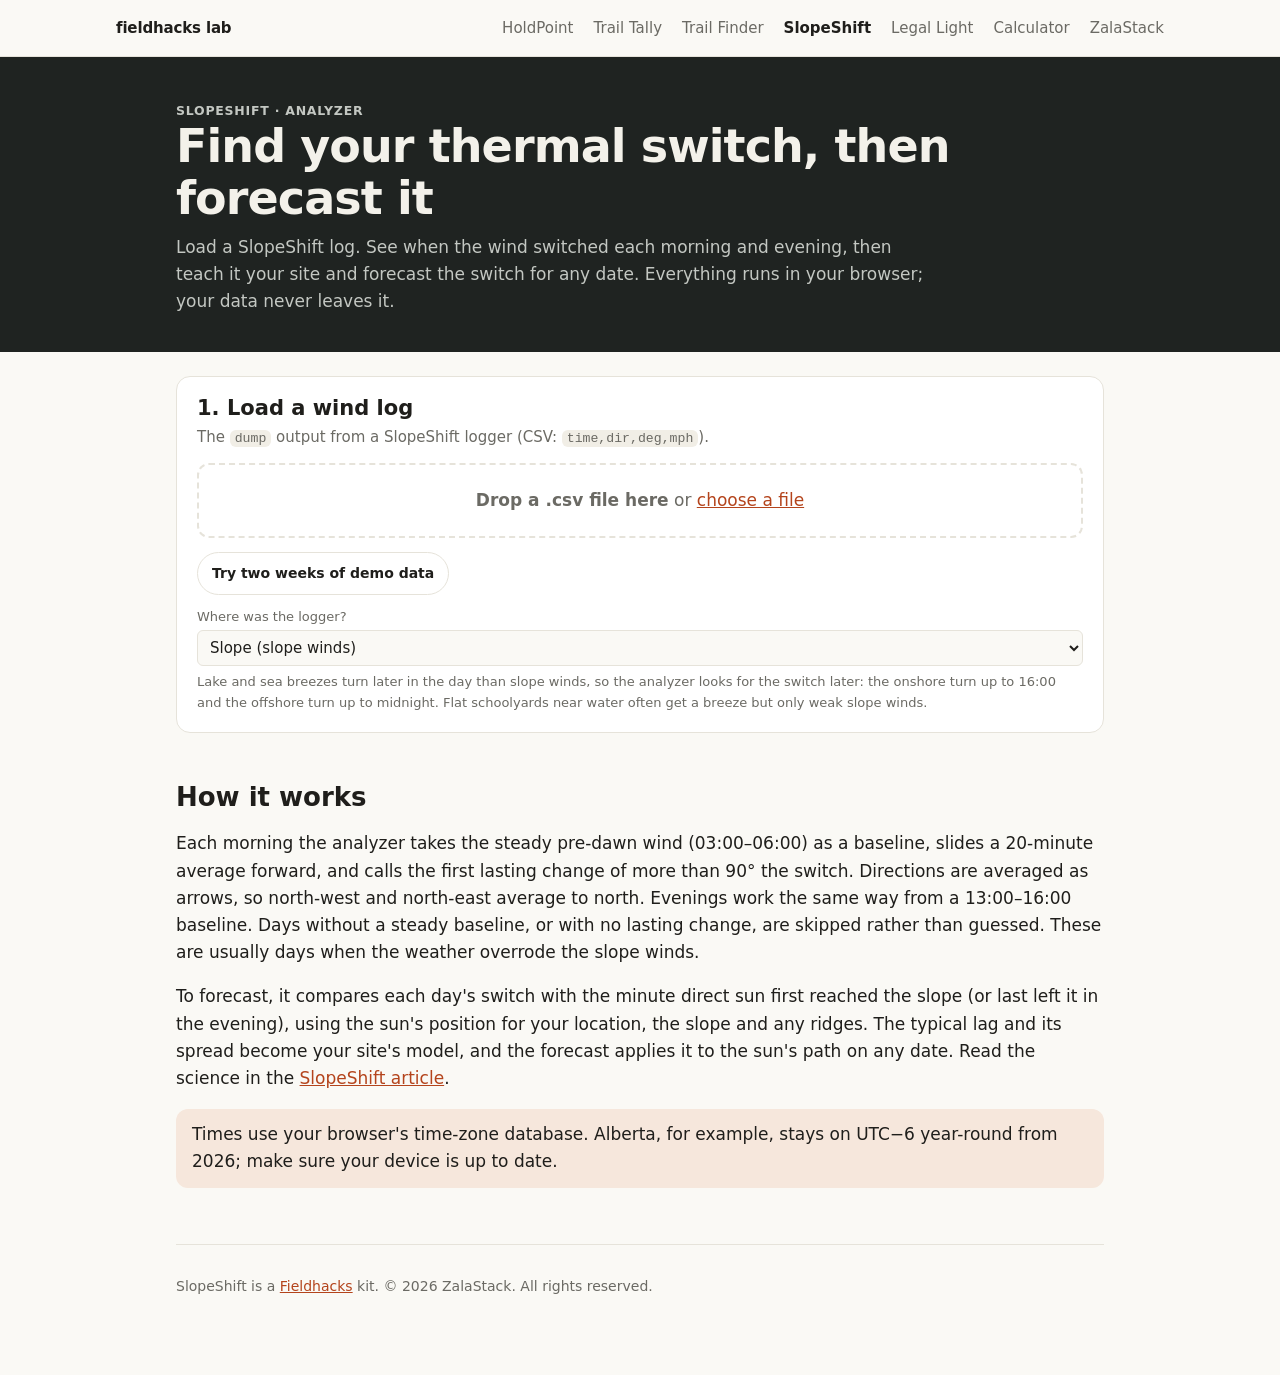
<file: slopeshift/analyzer.html>
<!doctype html>
<html lang="en">
<head>
<meta charset="utf-8">
<meta name="viewport" content="width=device-width, initial-scale=1">
<title>SlopeShift Analyzer · Find and Forecast Your Thermal Switch · Fieldhacks</title>
<meta name="description" content="Drop in a SlopeShift wind log and see each day's morning and evening thermal switch, wind by time of day, and a forecast of the switch for any future date, learned from your own site. Runs in your browser.">
<link rel="canonical" href="https://lab.zalastack.com/fieldhacks/slopeshift/analyzer.html">
<meta name="theme-color" content="#1f2321">
<meta property="og:title" content="SlopeShift Analyzer">
<meta property="og:description" content="Find each day's thermal switch in your wind log, then forecast it for any date.">
<meta property="og:image" content="https://lab.zalastack.com/fieldhacks/social-preview.png">
<link rel="icon" href="data:image/svg+xml,%3Csvg xmlns='http://www.w3.org/2000/svg' viewBox='0 0 32 32'%3E%3Crect width='32' height='32' rx='6' fill='%231d2321'/%3E%3Cpath d='M5 24 L16 8 L27 24 Z' fill='%23dfe7d5'/%3E%3Cpath d='M9 19 L15 11' stroke='%232f6f9f' stroke-width='2.5'/%3E%3Cpath d='M23 19 L17 11' stroke='%23c2410c' stroke-width='2.5'/%3E%3C/svg%3E">
<link rel="stylesheet" href="../style.css">
<style>
.steps{display:grid;grid-template-columns:minmax(0,1fr);gap:20px;margin-top:24px}
.steps>*{min-width:0}
.panel{background:var(--card);border:1px solid var(--line);border-radius:14px;padding:18px 20px}
.panel h2{margin:0 0 4px;font-size:21px}
.panel .sub{margin:0 0 14px;color:var(--muted);font-size:15px}
.drop{border:2px dashed var(--line);border-radius:12px;padding:22px;text-align:center;color:var(--muted)}
.drop.over{border-color:var(--accent);background:var(--accent-bg)}
.row{display:grid;grid-template-columns:repeat(auto-fit,minmax(150px,1fr));gap:10px}
label{display:block;font-size:13px;color:var(--muted);min-width:0}
input,select{width:100%;min-width:0;margin-top:3px;padding:7px 8px;font:inherit;font-size:15px;color:var(--fg);background:var(--bg);border:1px solid var(--line);border-radius:6px}
button{font:inherit;font-size:14px;font-weight:600;padding:9px 14px;border-radius:999px;border:1px solid var(--line);background:var(--card);color:var(--fg);cursor:pointer}
button.primary{background:var(--fg);color:var(--bg);border-color:var(--fg)}
button:disabled{opacity:.45;cursor:default}
.filebtn{position:relative;display:inline-block;font-size:14px;font-weight:600;padding:9px 14px;border-radius:999px;border:1px dashed var(--line);background:var(--card);color:var(--fg);cursor:pointer}
.filebtn:focus-within{outline:2px solid var(--accent);outline-offset:2px}
.bar{display:flex;flex-wrap:wrap;gap:8px;margin-top:14px;align-items:center}
.stats{display:grid;grid-template-columns:repeat(auto-fit,minmax(170px,1fr));gap:10px;margin:12px 0}
.stat{border:1px solid var(--line);border-radius:10px;padding:10px 12px;background:var(--bg)}
.stat b{display:block;font-size:20px}
.stat span{font-size:12.5px;color:var(--muted)}
.chart{width:100%;height:auto;margin:10px 0;border-radius:10px}
.hint{font-size:13px;color:var(--muted);margin:6px 0 0}
.err{color:#b91c1c;font-weight:600}
.hidden{display:none}
.vh{position:absolute;width:1px;height:1px;opacity:0;overflow:hidden}
#days td,#days th,#fc td,#fc th{white-space:nowrap}
@media print{nav.nav,header.hero,.noprint,footer{display:none!important}.panel{border:0;padding:0}body{background:#fff}}
</style>
</head>
<body>
<nav class="nav" aria-label="Site"><div class="in">
  <a class="brand" href="../">fieldhacks lab</a>
  <a href="../holdpoint/">HoldPoint</a>
  <a href="../trail-tally/">Trail Tally</a>
  <a href="../trail-finder/">Trail Finder</a>
  <a href="./" aria-current="page">SlopeShift</a>
  <a href="../legal-light/">Legal Light</a>
  <a href="../calculator.html">Calculator</a>
  <a href="https://www.zalastack.com">ZalaStack</a>
</div></nav>
<header class="hero"><div class="in">
  <p class="kicker">SlopeShift · Analyzer</p>
  <h1>Find your thermal switch, then forecast it</h1>
  <p>Load a SlopeShift log. See when the wind switched each morning and evening, then teach it your site and forecast the switch for any date. Everything runs in your browser; your data never leaves it.</p>
</div></header>
<main>
<div class="steps">

  <section class="panel" id="s1">
    <h2>1. Load a wind log</h2>
    <p class="sub">The <code>dump</code> output from a SlopeShift logger (CSV: <code>time,dir,deg,mph</code>).</p>
    <div class="drop" id="drop"><b>Drop a .csv file here</b> or <label style="display:inline;color:var(--accent);cursor:pointer;font-size:inherit"><u>choose a file</u><input id="file" type="file" accept=".csv,text/csv,text/plain" class="hidden"></label></div>
    <div class="bar"><button type="button" id="demo">Try two weeks of demo data</button><span class="hint" id="loaded"></span></div>
    <div class="row" style="margin-top:12px"><label>Where was the logger?<select id="site"><option value="slope">Slope (slope winds)</option><option value="shore">Lake or sea shore (breeze)</option></select></label></div>
    <p class="hint">Lake and sea breezes turn later in the day than slope winds, so the analyzer looks for the switch later: the onshore turn up to 16:00 and the offshore turn up to midnight. Flat schoolyards near water often get a breeze but only weak slope winds.</p>
  </section>

  <section class="panel hidden" id="s2">
    <h2>2. What the wind did</h2>
    <p class="sub" id="span"></p>
    <div class="stats" id="stats"></div>
    <div id="mornings"></div>
    <div id="evenings"></div>
    <div id="daily"></div>
    <details><summary>Day by day</summary><div class="table-wrap"><table id="days"></table></div></details>
  </section>

  <section class="panel hidden" id="s3">
    <h2>3. Teach it your site</h2>
    <p class="sub">Slope winds follow sunlight on the slope. Describe where the logger stood and SlopeShift learns how its switch follows the sun.</p>
    <div class="row">
      <label>Latitude<input id="lat" type="number" step="0.0001" value="51.05"></label>
      <label>Longitude<input id="lon" type="number" step="0.0001" value="-114.07"></label>
      <label>Time zone<select id="tz"></select></label>
      <label>Slope, degrees<input id="slope" type="number" step="1" min="0" max="60" value="20"></label>
      <label>Slope faces (downhill)<select id="aspect"></select></label>
      <label>Ridges blocking the sun (optional)<input id="horizon" placeholder="e.g. 90:8,135:5,180:3"></label>
    </div>
    <p class="hint">On flat ground or a shore, set the slope to 0: the switch then follows sunrise and sunset. Use a phone compass for the direction the slope faces. Ridges: compass bearing : height above level in degrees, e.g. a ridge to the east rising 8° is <code>90:8</code>. The demo site is a 20° slope facing south-east near Calgary.</p>
    <div class="bar"><button type="button" class="primary" id="learn">Learn this site</button><button type="button" id="geo">Use my location</button>
      <button type="button" id="dlmodel" disabled>Download site model</button>
      <label class="filebtn noprint">Load a saved model<input id="modelfile" type="file" accept=".json,application/json" class="vh"></label></div>
    <div id="model"></div>
  </section>

  <section class="panel hidden" id="s4">
    <h2>4. Forecast the switch</h2>
    <p class="sub">Predicted switch windows (80% of days) for any dates, from the sun's path and what this site taught it.</p>
    <div class="row"><label>From<input id="from" type="date"></label><label>To<input id="to" type="date"></label></div>
    <div class="bar"><button type="button" class="primary" id="go">Forecast</button><button type="button" id="dlcsv" disabled>Download forecast (CSV)</button><button type="button" id="print">Print report</button></div>
    <div id="fchart"></div>
    <div class="table-wrap"><table id="fc"></table></div>
  </section>
</div>

<h2>How it works</h2>
<p>Each morning the analyzer takes the steady pre-dawn wind (03:00–06:00) as a baseline, slides a 20-minute average forward, and calls the first lasting change of more than 90° the switch. Directions are averaged as arrows, so north-west and north-east average to north. Evenings work the same way from a 13:00–16:00 baseline. Days without a steady baseline, or with no lasting change, are skipped rather than guessed. These are usually days when the weather overrode the slope winds.</p>
<p>To forecast, it compares each day's switch with the minute direct sun first reached the slope (or last left it in the evening), using the sun's position for your location, the slope and any ridges. The typical lag and its spread become your site's model, and the forecast applies it to the sun's path on any date. Read the science in the <a href="./">SlopeShift article</a>.</p>
<p class="note">Times use your browser's time-zone database. Alberta, for example, stays on UTC−6 year-round from 2026; make sure your device is up to date.</p>
<footer><p>SlopeShift is a <a href="../">Fieldhacks</a> kit. © 2026 ZalaStack. All rights reserved.</p></footer>
</main>

<script type="module">
import * as A from "./analyzer-core.js";
const $ = (id) => document.getElementById(id);
let rows = null, rep = null, model = null, forecast = null;

// ---------- colours and charts (same look as the Python tool)
const INK = "#1d2321", MUTED = "#5f6a66", GRID = "#e3e1d8", BG = "#fbfaf6";
const hue = (deg) => { const h = deg / 360; const c = [0, 1, 2].map((k) => 0.5 + 0.42 * Math.cos(2 * Math.PI * (h - k / 3))); return "#" + c.map((v) => Math.round(255 * Math.max(0, Math.min(1, v))).toString(16).padStart(2, "0")).join(""); };
const esc = (s) => String(s).replace(/[&<>]/g, (c) => ({ "&": "&amp;", "<": "&lt;", ">": "&gt;" })[c]);
const svg = (w, h, body, title, sub) => `<svg class="chart" viewBox="0 0 ${w} ${h}" xmlns="http://www.w3.org/2000/svg" font-family="Helvetica, Arial, sans-serif" font-size="12"><rect width="${w}" height="${h}" fill="${BG}"/><text x="24" y="28" font-size="17" font-weight="bold" fill="${INK}">${esc(title)}</text><text x="24" y="47" fill="${MUTED}">${esc(sub)}</text>${body}</svg>`;
const hh = (m) => A.clock(m);

function strips(days, switches, start, end, title) {
  const W = 900, L = 96, R = 24, T = 64, row = 26, n = days.size, H = T + row * n + 64;
  const sx = (h) => L + (h - start) / (end - start) * (W - L - R);
  let o = "";
  for (let h = start; h <= end; h++) o += `<line x1="${sx(h)}" x2="${sx(h)}" y1="${T - 4}" y2="${T + row * n}" stroke="${GRID}"/><text x="${sx(h)}" y="${T + row * n + 16}" text-anchor="middle" fill="${MUTED}">${String(h).padStart(2, "0")}:00</text>`;
  let i = 0;
  for (const [day, rs] of days) {
    const y = T + i * row;
    o += `<text x="${L - 8}" y="${y + row / 2 + 4}" text-anchor="end" fill="${INK}">${new Date(day + "T12:00").toLocaleDateString(undefined, { weekday: "short", month: "short", day: "numeric" })}</text>`;
    const blocks = new Map();
    for (const r of rs) { const h = r.hour + r.minute / 60; if (h >= start && h < end) { const b = Math.floor((r.hour * 60 + r.minute) / 5); if (!blocks.has(b)) blocks.set(b, []); blocks.get(b).push(r.deg === null || r.mph === 0 ? null : r.deg); } }
    let run = null;
    const flush = () => { if (run) o += `<rect x="${sx(run[0]).toFixed(1)}" y="${y + 3}" width="${(sx(run[1]) - sx(run[0]) + 0.4).toFixed(1)}" height="${row - 6}" fill="${run[2]}"/>`; };
    for (const b of [...blocks.keys()].sort((a, c) => a - c)) {
      const ds = blocks.get(b).filter((d) => d !== null);
      const m = ds.length * 2 >= blocks.get(b).length ? A.vmean(ds)[0] : null;
      const c = m === null ? "#d6d3c8" : hue(Math.round(m / 22.5) * 22.5), h0 = b * 5 / 60;
      if (run && run[2] === c && Math.abs(run[1] - h0) < 1e-6) run[1] = h0 + 5 / 60; else { flush(); run = [h0, h0 + 5 / 60, c]; }
    }
    flush();
    const sw = switches.get(day);
    if (sw) { const x = sx((sw[0] % 1440) / 60); o += `<path d="M${x - 6} ${y} h12 l-6 8 z" fill="${INK}"/><text x="${x + 8}" y="${y + 9}" font-size="11" fill="${INK}">${hh(sw[0] % 1440)}</text>`; }
    i++;
  }
  const ly = T + row * n + 34;
  A.NAMES.forEach((nm, k) => { o += `<rect x="${L + k * 46}" y="${ly}" width="44" height="10" fill="${hue(k * 22.5)}"/><text x="${L + k * 46 + 22}" y="${ly + 23}" text-anchor="middle" font-size="10" fill="${MUTED}">${nm}</text>`; });
  return svg(W, H, o, title, "Each row is one day. Colour = direction the wind came from; grey = calm. ▼ = detected switch.");
}

function heat(rows, amS, pmS) {
  const W = 900, H = 400, L = 56, R = 20, T = 60, B = 40, pw = W - L - R, ph = H - T - B;
  const sx = (h) => L + h / 24 * pw, sy = (d) => T + (1 - d / 360) * ph;
  let o = "";
  [[0, "N"], [90, "E"], [180, "S"], [270, "W"], [360, "N"]].forEach(([k, nm]) => { o += `<line x1="${L}" x2="${L + pw}" y1="${sy(k)}" y2="${sy(k)}" stroke="${GRID}"/><text x="${L - 8}" y="${sy(k) + 4}" text-anchor="end" fill="${MUTED}">${nm}</text>`; });
  for (let h = 0; h <= 24; h += 3) o += `<text x="${sx(h)}" y="${T + ph + 18}" text-anchor="middle" fill="${MUTED}">${String(h).padStart(2, "0")}:00</text>`;
  const cells = new Map(), col = new Map();
  for (const r of rows) { if (r.deg === null || r.mph === 0) continue; const c = Math.floor((r.hour * 60 + r.minute) / 15), k = Math.floor((r.deg + 11.25) / 22.5) % 16; cells.set(c * 16 + k, (cells.get(c * 16 + k) || 0) + 1); col.set(c, (col.get(c) || 0) + 1); }
  const cw = pw / 96, rh = ph / 16;
  for (const [key, n] of cells) { const c = Math.floor(key / 16), k = key % 16, share = n / col.get(c); if (share < 0.03) continue; let y = Math.max(T, sy(k * 22.5) - rh / 2); o += `<rect x="${(L + c * cw).toFixed(1)}" y="${y.toFixed(1)}" width="${(cw + 0.3).toFixed(1)}" height="${Math.min(rh, T + ph - y).toFixed(1)}" fill="${hue(k * 22.5)}" opacity="${Math.min(1, 0.15 + share * 1.4).toFixed(2)}"/>`; }
  for (const [s, lab] of [[amS, "median morning switch"], [pmS, "median evening switch"]]) if (s) o += `<line x1="${sx(s.median / 60)}" x2="${sx(s.median / 60)}" y1="${T}" y2="${T + ph}" stroke="${INK}" stroke-dasharray="5 4"/><text x="${sx(s.median / 60) + 5}" y="${T + 12}" font-size="11" fill="${INK}">${lab} ${hh(s.median)}</text>`;
  return svg(W, H, o, "The daily cycle", "All days stacked: how often the wind came from each direction in each 15 minutes (darker = more often).");
}

function forecastChart(preds, m) {
  const W = 900, H = 420, L = 60, R = 24, T = 60, B = 44, pw = W - L - R, ph = H - T - B;
  const hm = (s) => +s.slice(0, 2) + +s.slice(3) / 60;
  const vals = preds.flatMap((p) => ["morning", "evening"].flatMap((k) => p[k] ? [hm(p[k].sun), hm(p[k].earliest), hm(p[k].latest)] : []));
  if (!vals.length) return "";
  const y0 = Math.floor(Math.min(...vals)) - 1, y1 = Math.ceil(Math.max(...vals)) + 1, n = preds.length;
  const sx = (i) => L + (i + 0.5) / n * pw, sy = (h) => T + (h - y0) / (y1 - y0) * ph;
  let o = "";
  for (let h = y0; h <= y1; h++) o += `<line x1="${L}" x2="${L + pw}" y1="${sy(h)}" y2="${sy(h)}" stroke="${GRID}"/><text x="${L - 8}" y="${sy(h) + 4}" text-anchor="end" fill="${MUTED}">${String(h).padStart(2, "0")}:00</text>`;
  const idx = new Map(preds.map((p, i) => [p.date, i]));
  for (const [key, col, lab] of [["morning", "#2f6f9f", "morning switch"], ["evening", "#c2410c", "evening switch"]]) {
    const pts = preds.map((p, i) => [i, p[key]]).filter(([, q]) => q);
    if (!pts.length) continue;
    o += `<polygon points="${pts.map(([i, q]) => `${sx(i)},${sy(hm(q.earliest))}`).join(" ")} ${pts.slice().reverse().map(([i, q]) => `${sx(i)},${sy(hm(q.latest))}`).join(" ")}" fill="${col}" opacity="0.28"/>`;
    o += `<polyline points="${pts.map(([i, q]) => `${sx(i)},${sy(hm(q.switch))}`).join(" ")}" fill="none" stroke="${col}" stroke-width="2.5"/>`;
    o += `<polyline points="${pts.map(([i, q]) => `${sx(i)},${sy(hm(q.sun))}`).join(" ")}" fill="none" stroke="#b45309" stroke-width="1.5" stroke-dasharray="4 3"/>`;
    const [li, lq] = pts[pts.length - 1];
    o += `<text x="${sx(li) - 4}" y="${sy(hm(lq.latest)) + 16}" text-anchor="end" fill="${col}" font-weight="bold">${lab}</text>`;
    for (const d of m.days || []) { const t = d[key + "_switch"]; if (t && idx.has(d.date)) o += `<circle cx="${sx(idx.get(d.date))}" cy="${sy(hm(t))}" r="3.5" fill="#fff" stroke="${col}" stroke-width="2"/>`; }
  }
  const step = Math.max(1, Math.floor(n / 8));
  for (let i = 0; i < n; i += step) o += `<text x="${sx(i)}" y="${T + ph + 18}" text-anchor="middle" fill="${MUTED}">${new Date(preds[i].date + "T12:00").toLocaleDateString(undefined, { month: "short", day: "numeric" })}</text>`;
  const off = A.noonOffsetMin(preds[0].date, m.stand.tz) / 60;
  return svg(W, H, o, "Predicted switch windows", `Shaded = 80% window, line = predicted switch, circles = measured, dashed = sun on the slope. Times: ${m.stand.tz} (UTC${off >= 0 ? "+" : "−"}${Math.abs(off)}).`);
}

// ---------- step 1: load
function loadText(text, label) {
  rows = A.parseCsv(text);
  if (!rows.length) { $("loaded").innerHTML = `<span class="err">No dated rows found. Is this a SlopeShift dump, and was the clock set?</span>`; return; }
  $("loaded").textContent = `${label}: ${rows.length.toLocaleString()} minutes loaded.`;
  rep = A.report(rows, $("site").value);
  showReport();
  ["s2", "s3"].forEach((id) => $(id).classList.remove("hidden"));
}
$("file").addEventListener("change", (e) => { const f = e.target.files[0]; if (f) f.text().then((t) => loadText(t, f.name)); });
const drop = $("drop");
drop.addEventListener("dragover", (e) => { e.preventDefault(); drop.classList.add("over"); });
drop.addEventListener("dragleave", () => drop.classList.remove("over"));
drop.addEventListener("drop", (e) => { e.preventDefault(); drop.classList.remove("over"); const f = e.dataTransfer.files[0]; if (f) f.text().then((t) => loadText(t, f.name)); });
$("demo").addEventListener("click", async () => {
  $("loaded").textContent = "Loading demo…";
  const t = await fetch("demo-oct.csv").then((r) => r.text());
  $("site").value = "slope"; $("lat").value = 51.05; $("lon").value = -114.07; $("tz").value = "America/Edmonton"; $("slope").value = 20; $("aspect").value = 135; $("horizon").value = "";
  loadText(t, "Demo data (made up: a south-east-facing slope near Calgary, 1–14 Oct)");
});

$("site").addEventListener("change", () => {
  if ($("site").value === "shore") $("slope").value = 0;
  if (rows) { rep = A.report(rows, $("site").value); showReport(); }
});

// ---------- step 2: report
function showReport() {
  const first = rows[0], last = rows[rows.length - 1];
  $("span").textContent = `${rep.days.size} days, ${first.day} to ${last.day}. Calm ${Math.round(rep.calm * 100)}% of the time.`;
  const card = (b, s) => `<div class="stat"><b>${b}</b><span>${s}</span></div>`;
  const sum = (S, label) => S ? card(`${hh(S.median)}`, `median ${label} switch · ${hh(S.earliest)}–${hh(S.latest)} · ${A.name(S.from)} → ${A.name(S.to)} · ${S.n} of ${rep.days.size} days`) : card("—", `no clear ${label} switch`);
  $("stats").innerHTML = sum(rep.amSummary, "morning") + sum(rep.pmSummary, "evening") + card(`${rep.days.size - rep.am.size}`, "days without a morning switch (usually weather fronts)");
  $("mornings").innerHTML = strips(rep.days, rep.am, rep.morning[0], rep.morning[2], "Morning wind, day by day");
  $("evenings").innerHTML = strips(rep.days, rep.pm, rep.evening[0], rep.evening[2], "Evening wind, day by day");
  $("daily").innerHTML = heat(rows, rep.amSummary, rep.pmSummary);
  $("days").innerHTML = "<thead><tr><th>Date</th><th>Morning switch</th><th></th><th>Evening switch</th><th></th></tr></thead><tbody>" +
    [...rep.days.keys()].map((d) => { const a = rep.am.get(d), p = rep.pm.get(d); return `<tr><td>${d}</td><td>${a ? hh(a[0] % 1440) : "—"}</td><td>${a ? A.name(a[1]) + " → " + A.name(a[2]) : ""}</td><td>${p ? hh(p[0] % 1440) : "—"}</td><td>${p ? A.name(p[1]) + " → " + A.name(p[2]) : ""}</td></tr>`; }).join("") + "</tbody>";
}

// ---------- step 3: learn
const zones = (Intl.supportedValuesOf ? Intl.supportedValuesOf("timeZone") : ["America/Edmonton", "America/Vancouver", "America/Regina", "America/Winnipeg", "America/Toronto", "America/Halifax", "America/Denver", "America/Chicago", "America/New_York", "America/Los_Angeles"]);
const here = Intl.DateTimeFormat().resolvedOptions().timeZone;
$("tz").innerHTML = zones.map((z) => `<option${z === here ? " selected" : ""}>${z}</option>`).join("");
$("aspect").innerHTML = A.NAMES.map((nm, k) => `<option value="${k * 22.5}"${k === 6 ? " selected" : ""}>${nm} (${k * 22.5}°)</option>`).join("");
$("geo").addEventListener("click", () => navigator.geolocation?.getCurrentPosition((p) => { $("lat").value = p.coords.latitude.toFixed(4); $("lon").value = p.coords.longitude.toFixed(4); }, () => alert("Couldn't get your location; type it in.")));
const stand = () => ({ lat: +$("lat").value, lon: +$("lon").value, tz: $("tz").value, slope_deg: +$("slope").value, aspect_deg: +$("aspect").value, horizon: $("horizon").value.trim() || null, site: $("site").value });
function showModel() {
  const k = (key, anchor) => { const m = model[key]; if (!m) return `<p>${key}: not enough switches to learn (needs at least 3 days).</p>`; const l = m.lag_min;
    return `<div class="stat"><b>${l.median >= 0 ? "+" : ""}${Math.round(l.median)} min</b><span>${key} switch after ${anchor} (80% of days ${Math.round(l.p10)} to ${Math.round(l.p90)}) · ${A.name(m.from_deg)} → ${A.name(m.to_deg)} · ${l.n} days. Spread of switch times ${Math.round(m.spread_min.switch_time)} min; after allowing for the sun ${Math.round(m.spread_min.after_sun_model)} min.</span></div>`; };
  const where = model.stand.slope_deg ? "the slope" : "the ground";
  $("model").innerHTML = `<div class="stats">${k("morning", `direct sun reaches ${where}`)}${k("evening", `direct sun leaves ${where}`)}</div>`;
  if (model.stand.site) $("site").value = model.stand.site;
  $("dlmodel").disabled = false;
  $("s4").classList.remove("hidden");
  if (!$("from").value) { const d = new Date(); const iso = (x) => x.toISOString().slice(0, 10); $("from").value = iso(d); d.setDate(d.getDate() + 45); $("to").value = iso(d); }
}
$("learn").addEventListener("click", () => {
  if (!rows) return;
  const s = stand();
  if (!(Math.abs(s.lat) <= 90 && Math.abs(s.lon) <= 180 && s.slope_deg >= 0 && s.slope_deg <= 60)) { $("model").innerHTML = `<p class="err">Check latitude, longitude and slope.</p>`; return; }
  if (s.horizon && !A.parseHorizon(s.horizon)) { $("model").innerHTML = `<p class="err">Ridges should look like 90:8,135:5</p>`; return; }
  model = A.learn(rows, s);
  showModel();
});
const save = (name, text, type) => { const a = Object.assign(document.createElement("a"), { href: URL.createObjectURL(new Blob([text], { type })), download: name }); a.click(); URL.revokeObjectURL(a.href); };
$("dlmodel").addEventListener("click", () => model && save("slopeshift-site.json", JSON.stringify(model, null, 2), "application/json"));
$("modelfile").addEventListener("change", (e) => { const f = e.target.files[0]; if (!f) return; f.text().then((t) => { try { model = JSON.parse(t); if (!model.stand) throw 0; showModel(); } catch { $("model").innerHTML = `<p class="err">That isn't a SlopeShift site model.</p>`; } }); });

// ---------- step 4: forecast
$("go").addEventListener("click", () => {
  if (!model) return;
  const f = $("from").value, t = $("to").value;
  if (!f || !t || t < f) return;
  forecast = A.predict(model, f, t);
  $("fchart").innerHTML = forecastChart(forecast, model);
  $("fc").innerHTML = "<thead><tr><th>Date</th><th>Sun on slope</th><th>Morning switch</th><th>Window</th><th>Sun leaves</th><th>Evening switch</th><th>Window</th></tr></thead><tbody>" +
    forecast.map((p) => { const a = p.morning, b = p.evening; return `<tr><td>${p.date}</td><td>${a ? a.sun : "—"}</td><td><b>${a ? a.switch : "—"}</b></td><td>${a ? a.earliest + "–" + a.latest : ""}</td><td>${b ? b.sun : "—"}</td><td><b>${b ? b.switch : "—"}</b></td><td>${b ? b.earliest + "–" + b.latest : ""}</td></tr>`; }).join("") + "</tbody>";
  $("dlcsv").disabled = false;
  if (A.browserIsBehind(model.stand.tz)) $("fchart").insertAdjacentHTML("afterbegin", `<p class="note">Your browser's time-zone data is older than the 2026 change for ${model.stand.tz} (no more falling back in November). SlopeShift corrects for it, so these times are right; other apps on this device may be an hour off.</p>`);
});
$("dlcsv").addEventListener("click", () => forecast && save("slopeshift-forecast.csv", "date,sun_on_slope,morning_switch,morning_earliest,morning_latest,sun_leaves,evening_switch,evening_earliest,evening_latest\n" +
  forecast.map((p) => [p.date, p.morning?.sun ?? "", p.morning?.switch ?? "", p.morning?.earliest ?? "", p.morning?.latest ?? "", p.evening?.sun ?? "", p.evening?.switch ?? "", p.evening?.earliest ?? "", p.evening?.latest ?? ""].join(",")).join("\n") + "\n", "text/csv"));
$("print").addEventListener("click", () => window.print());
</script>
</body>
</html>
</file>
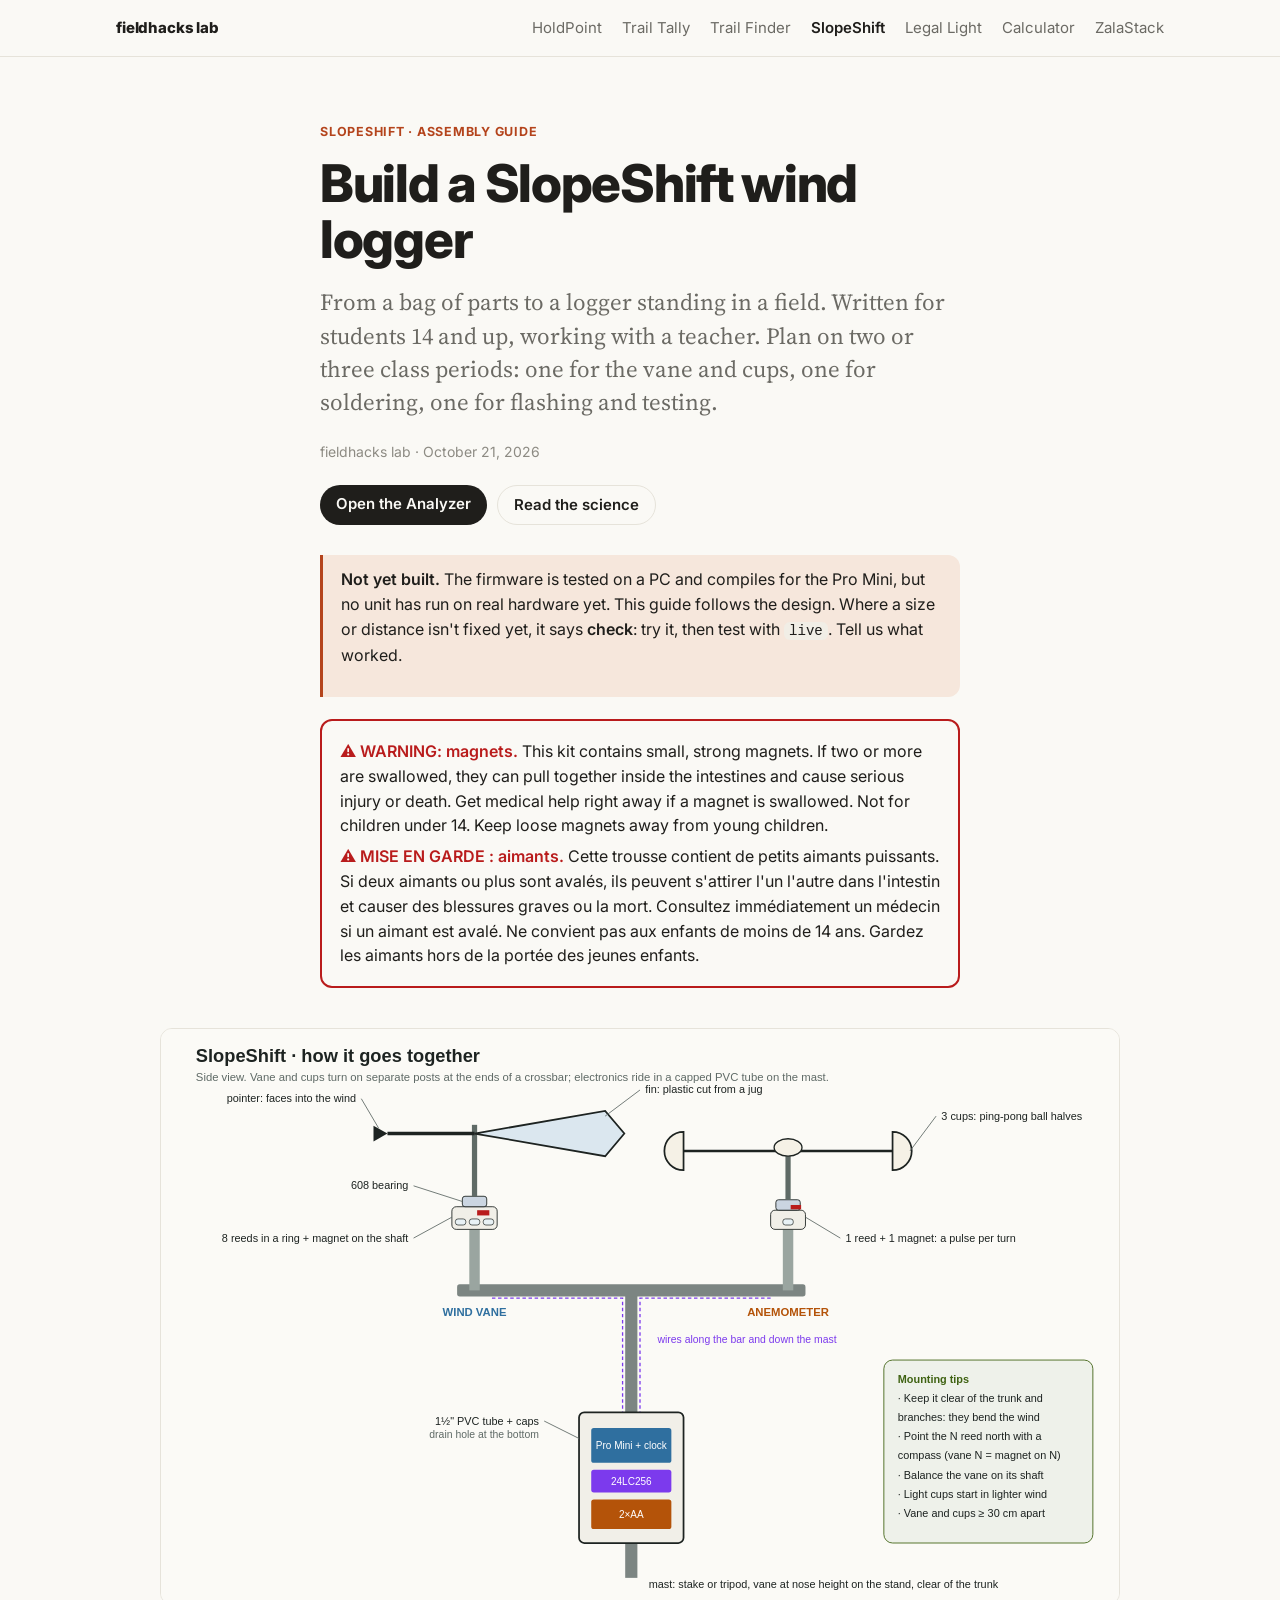
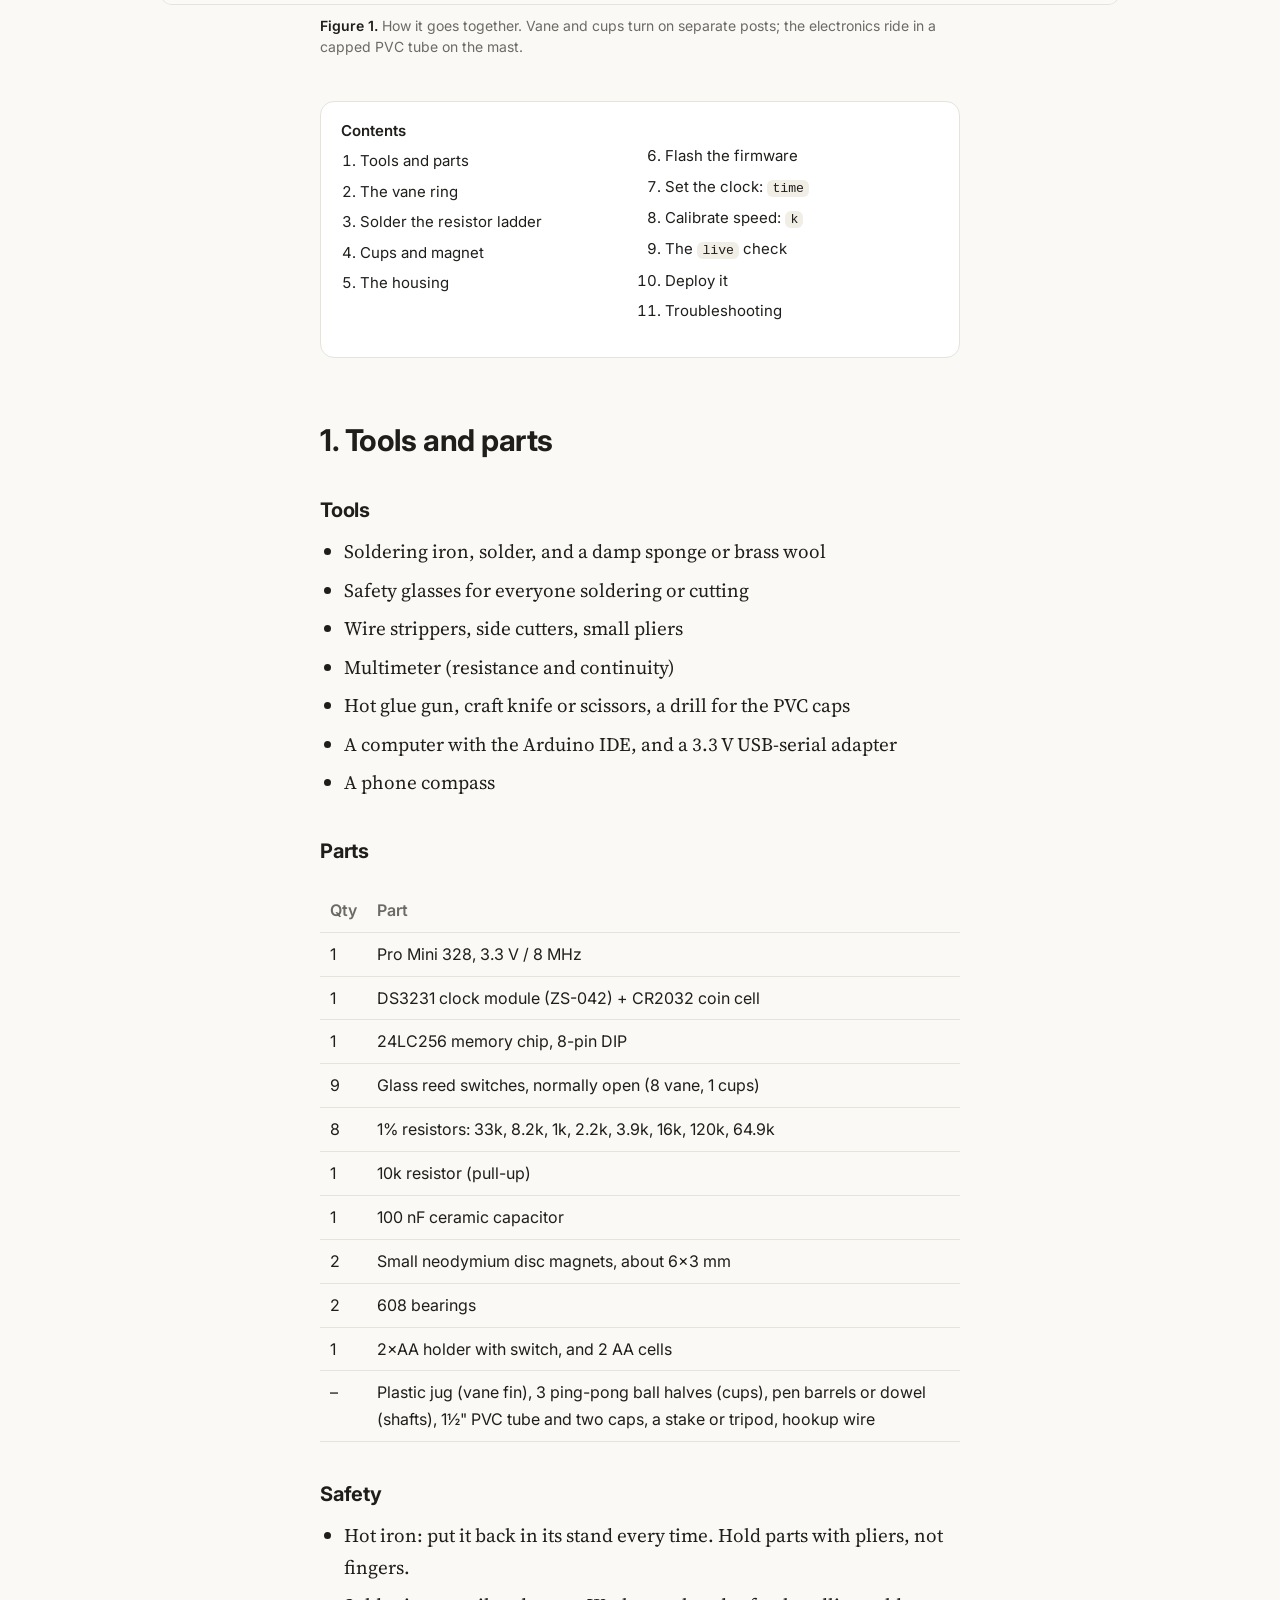
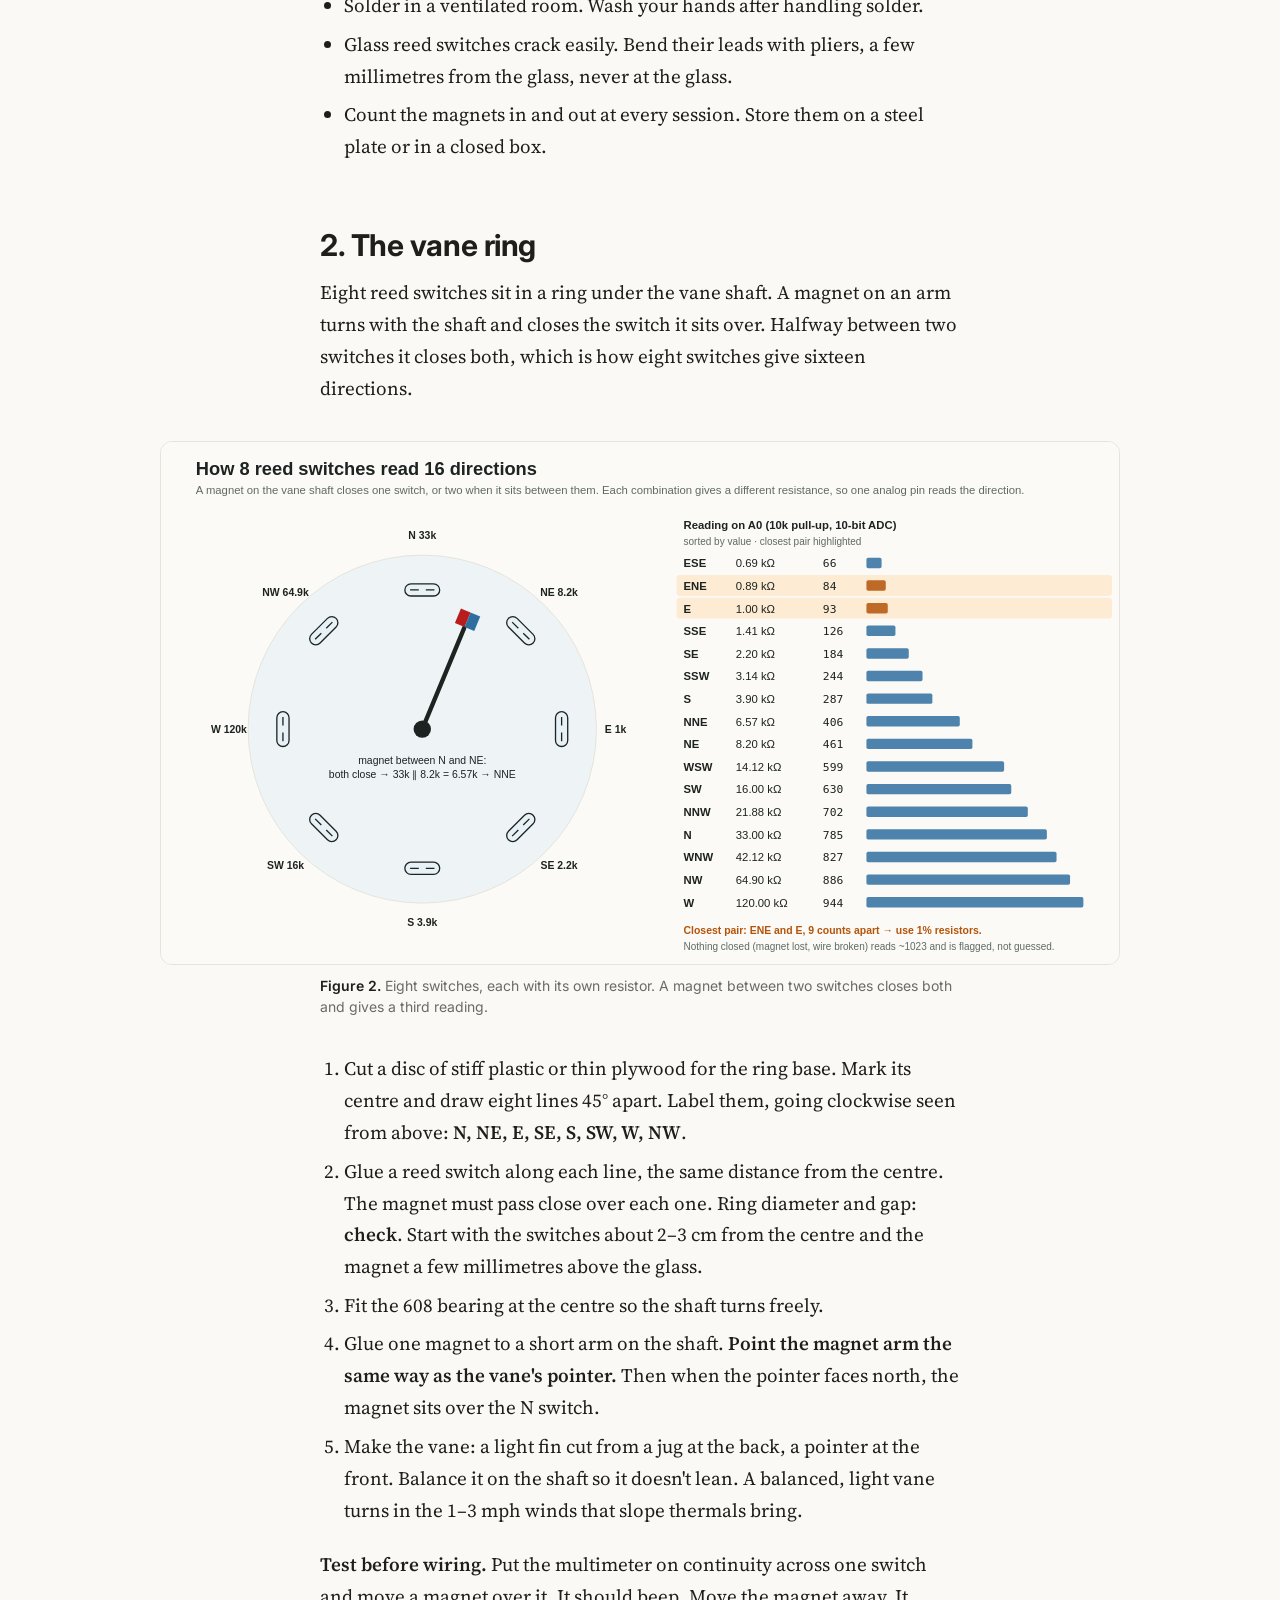
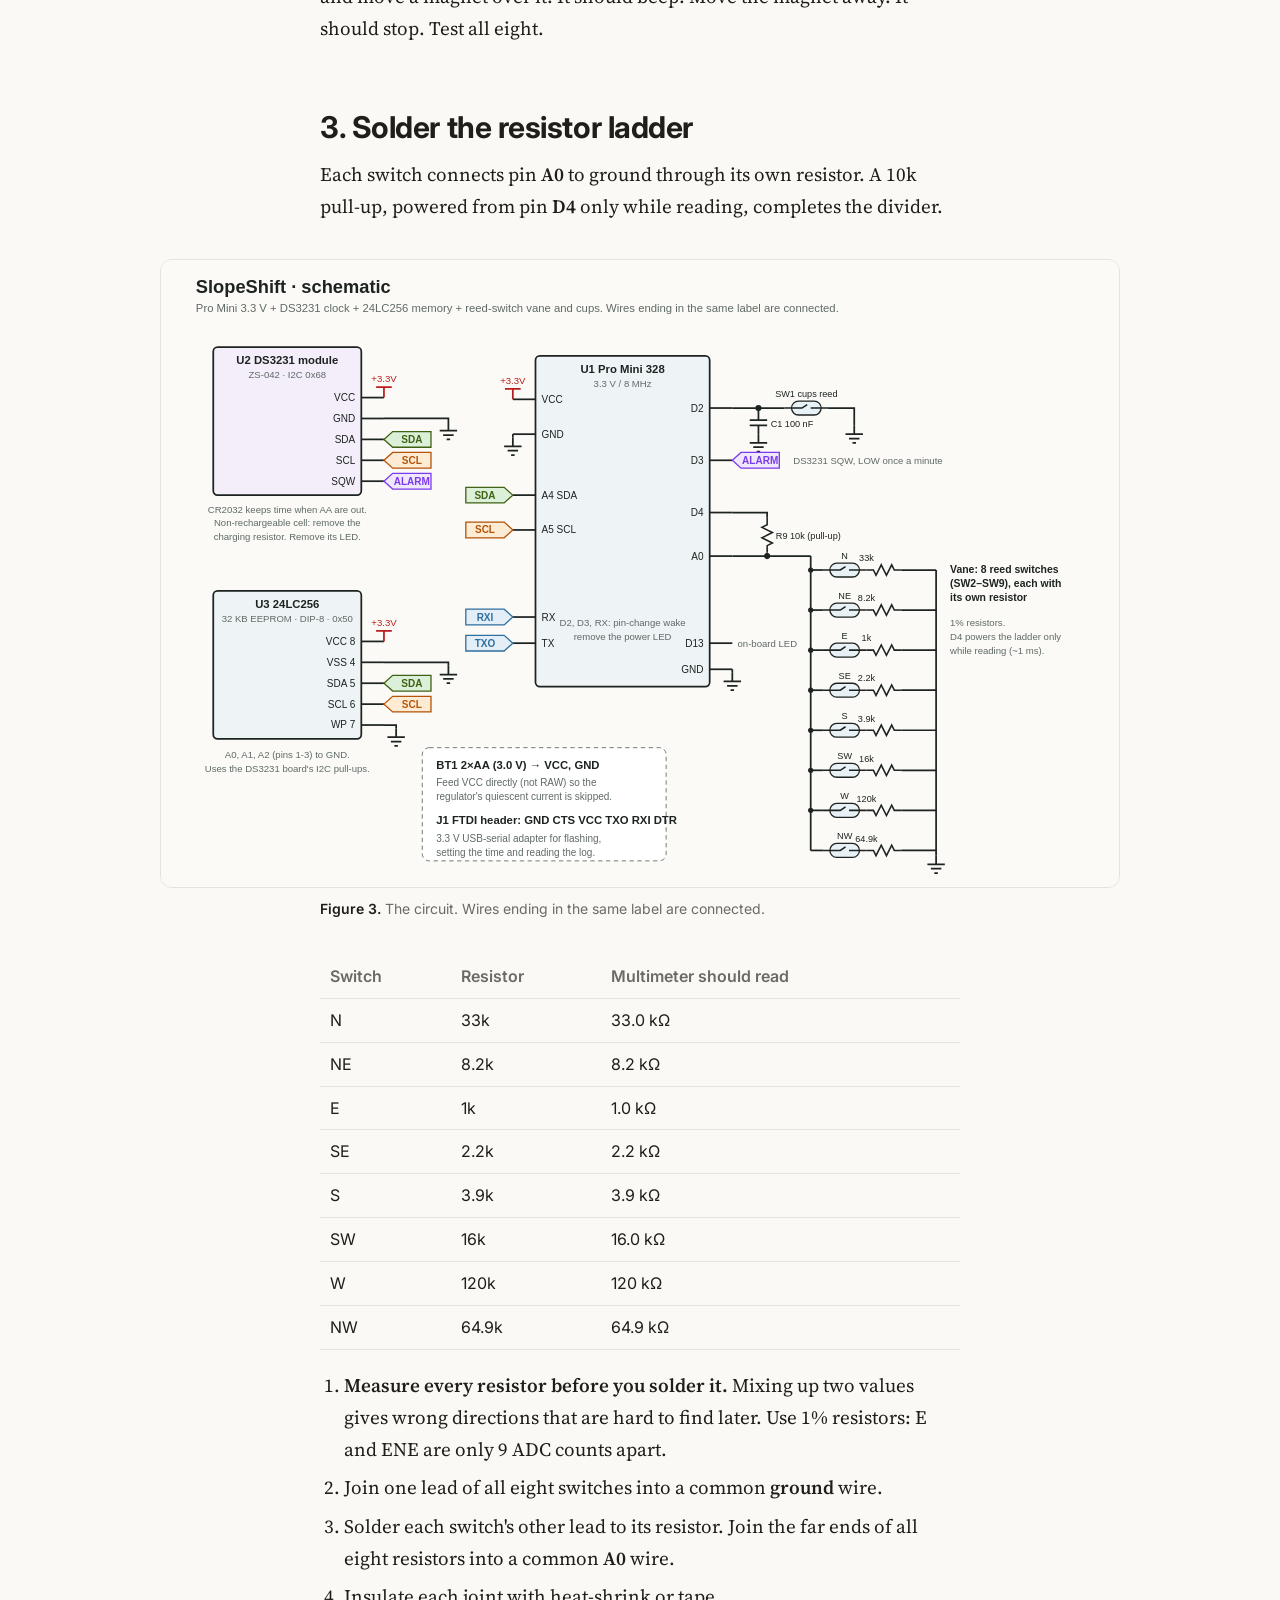
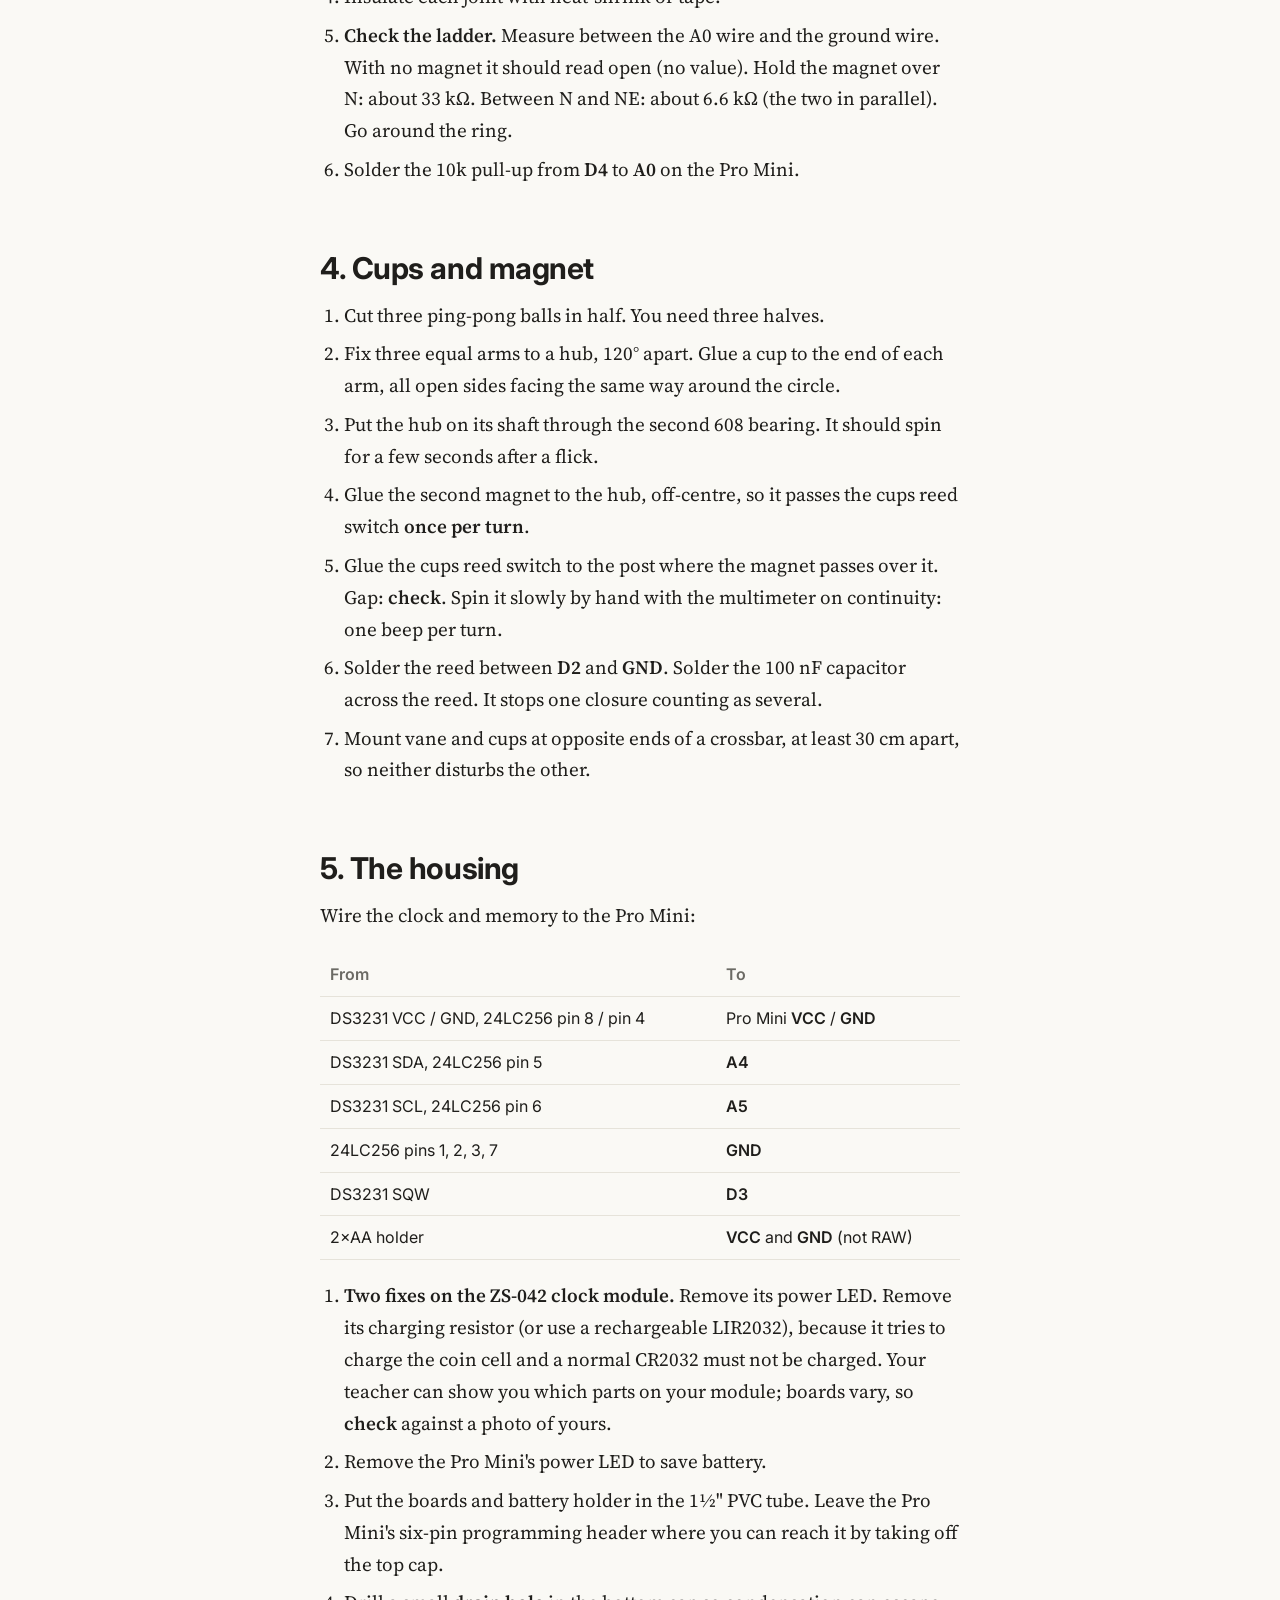
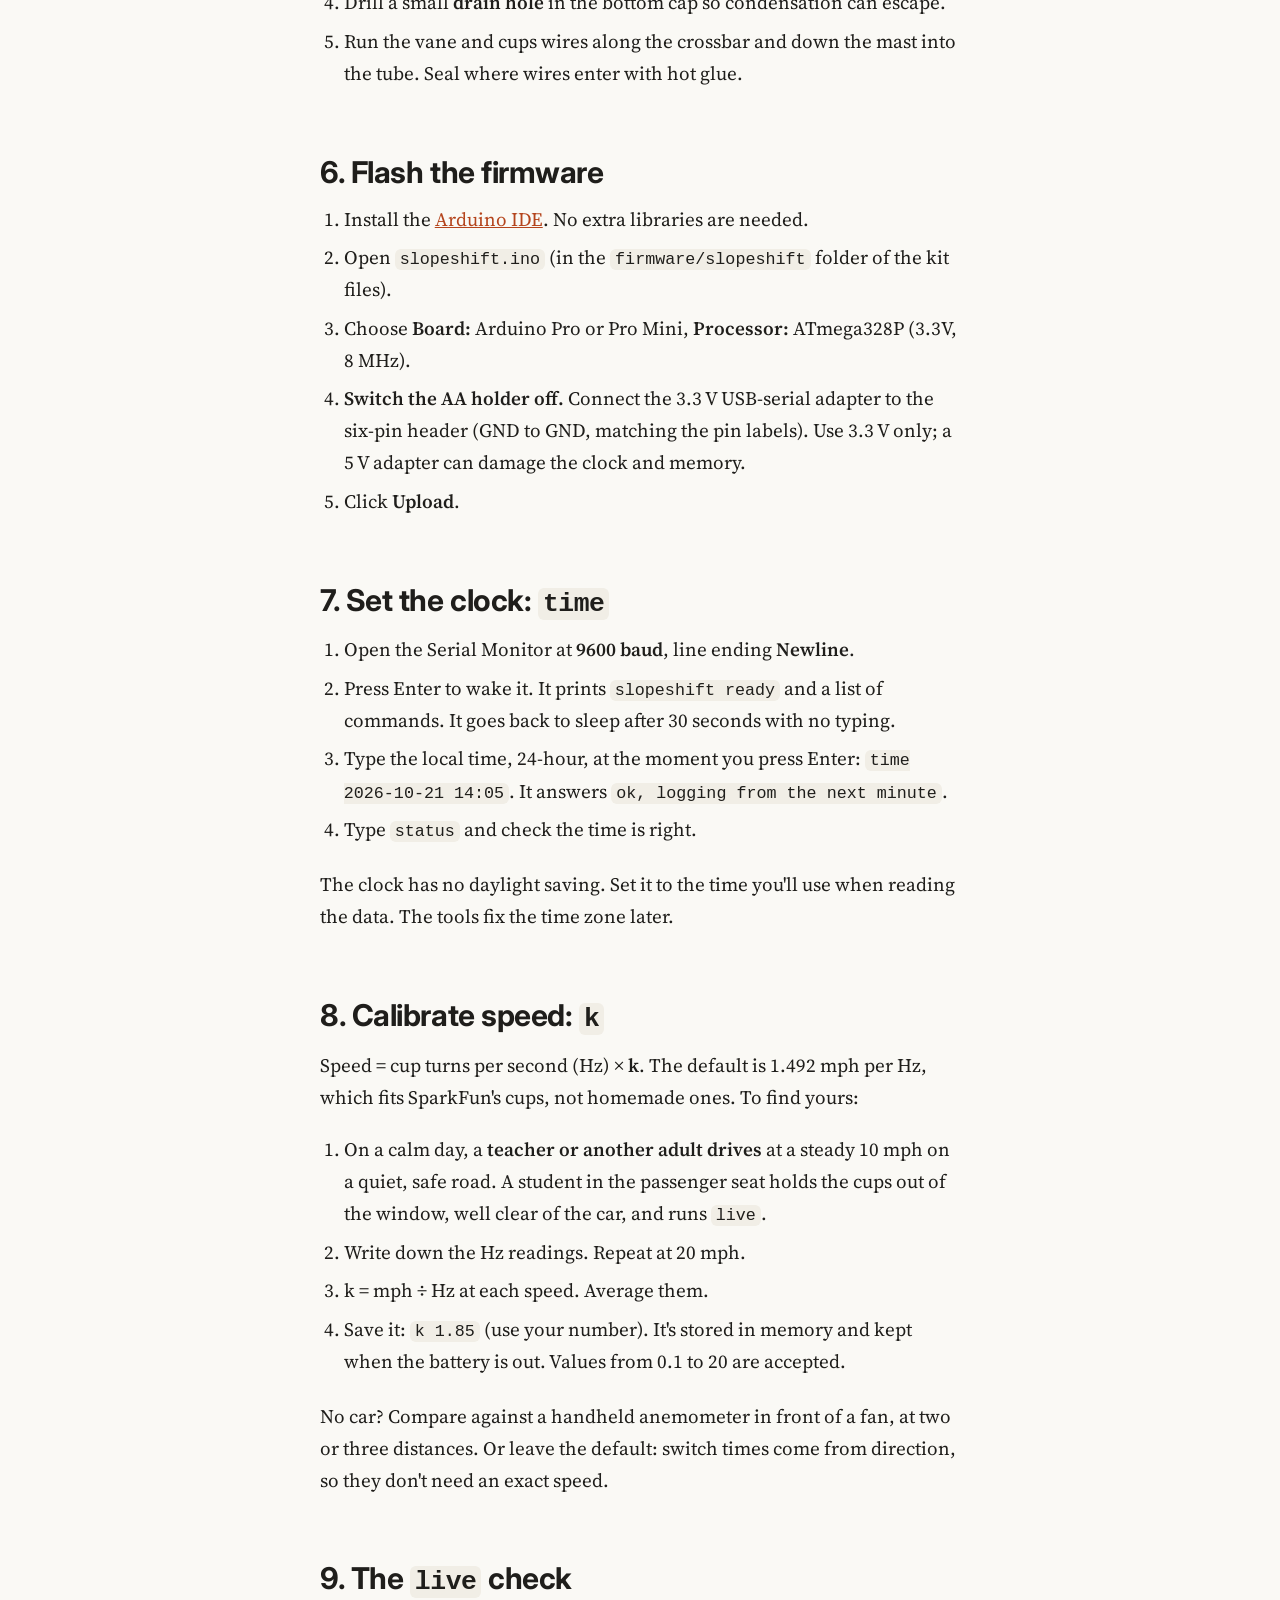
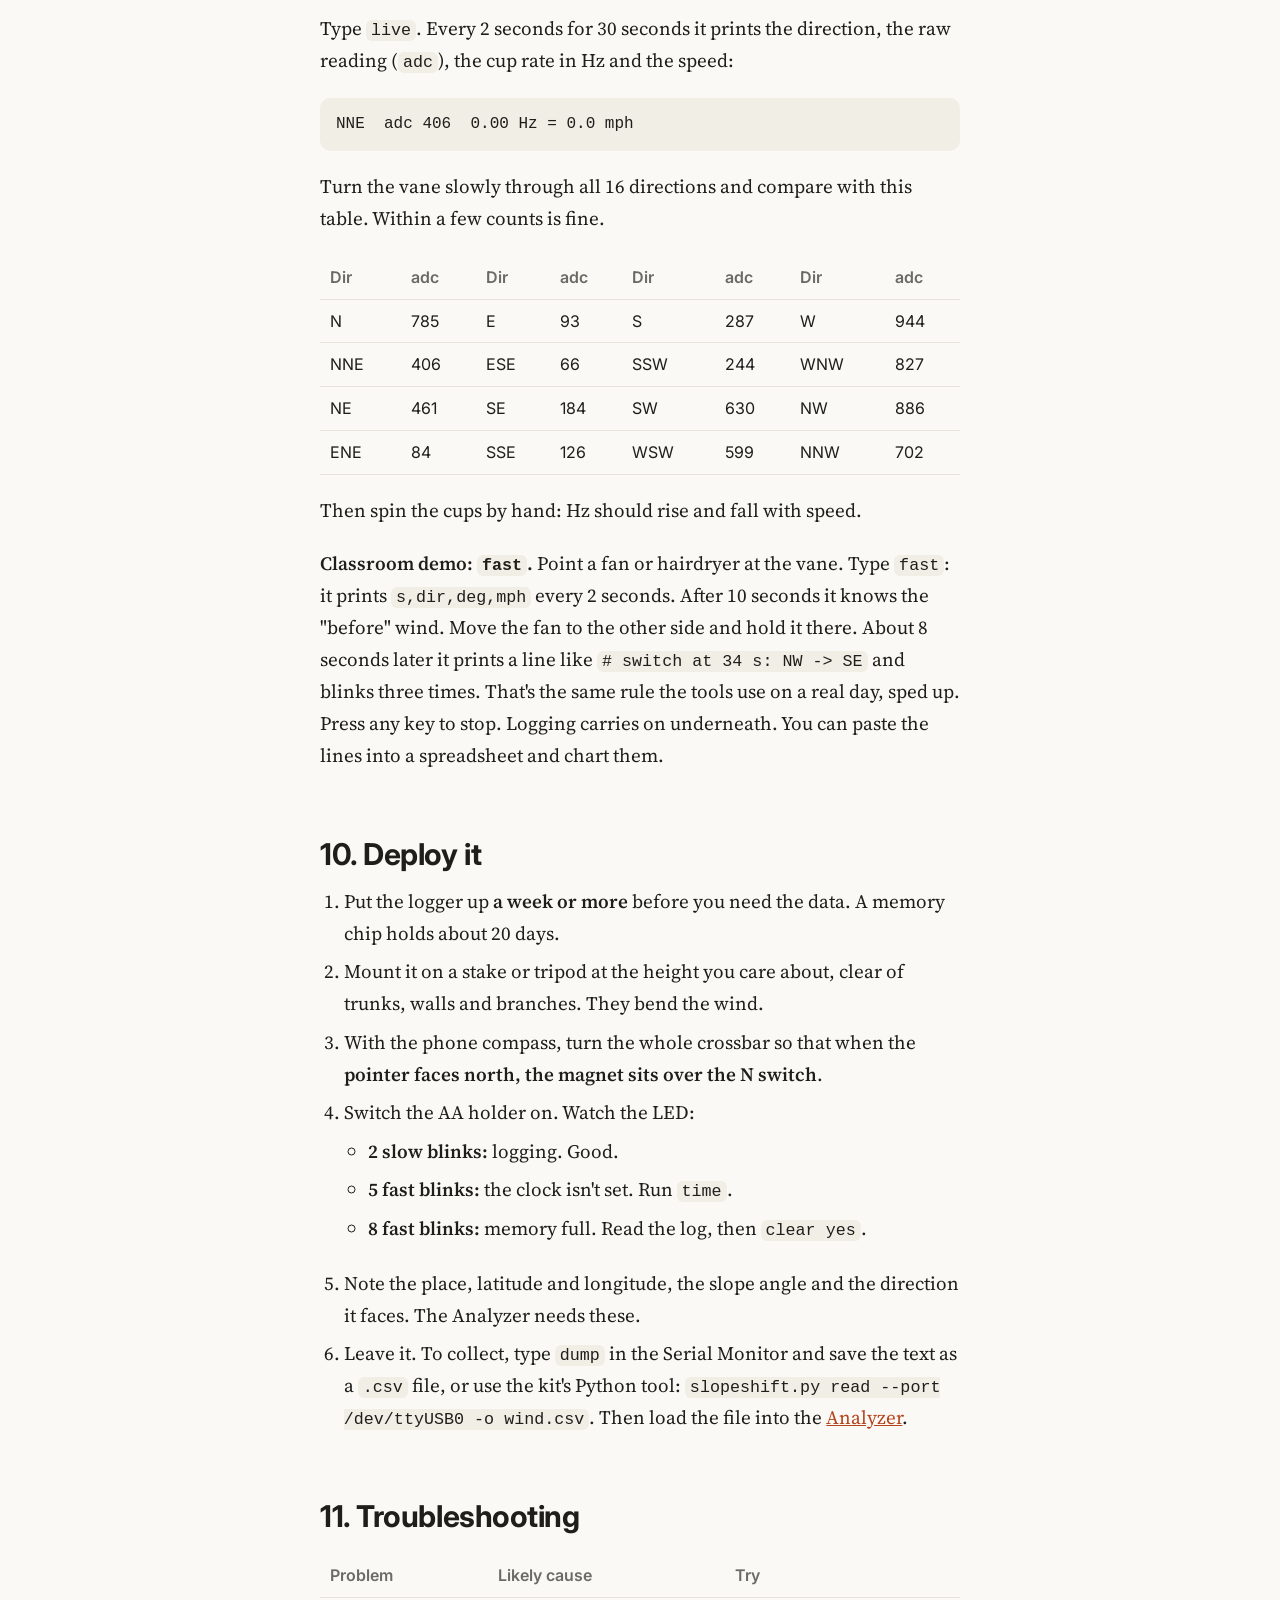
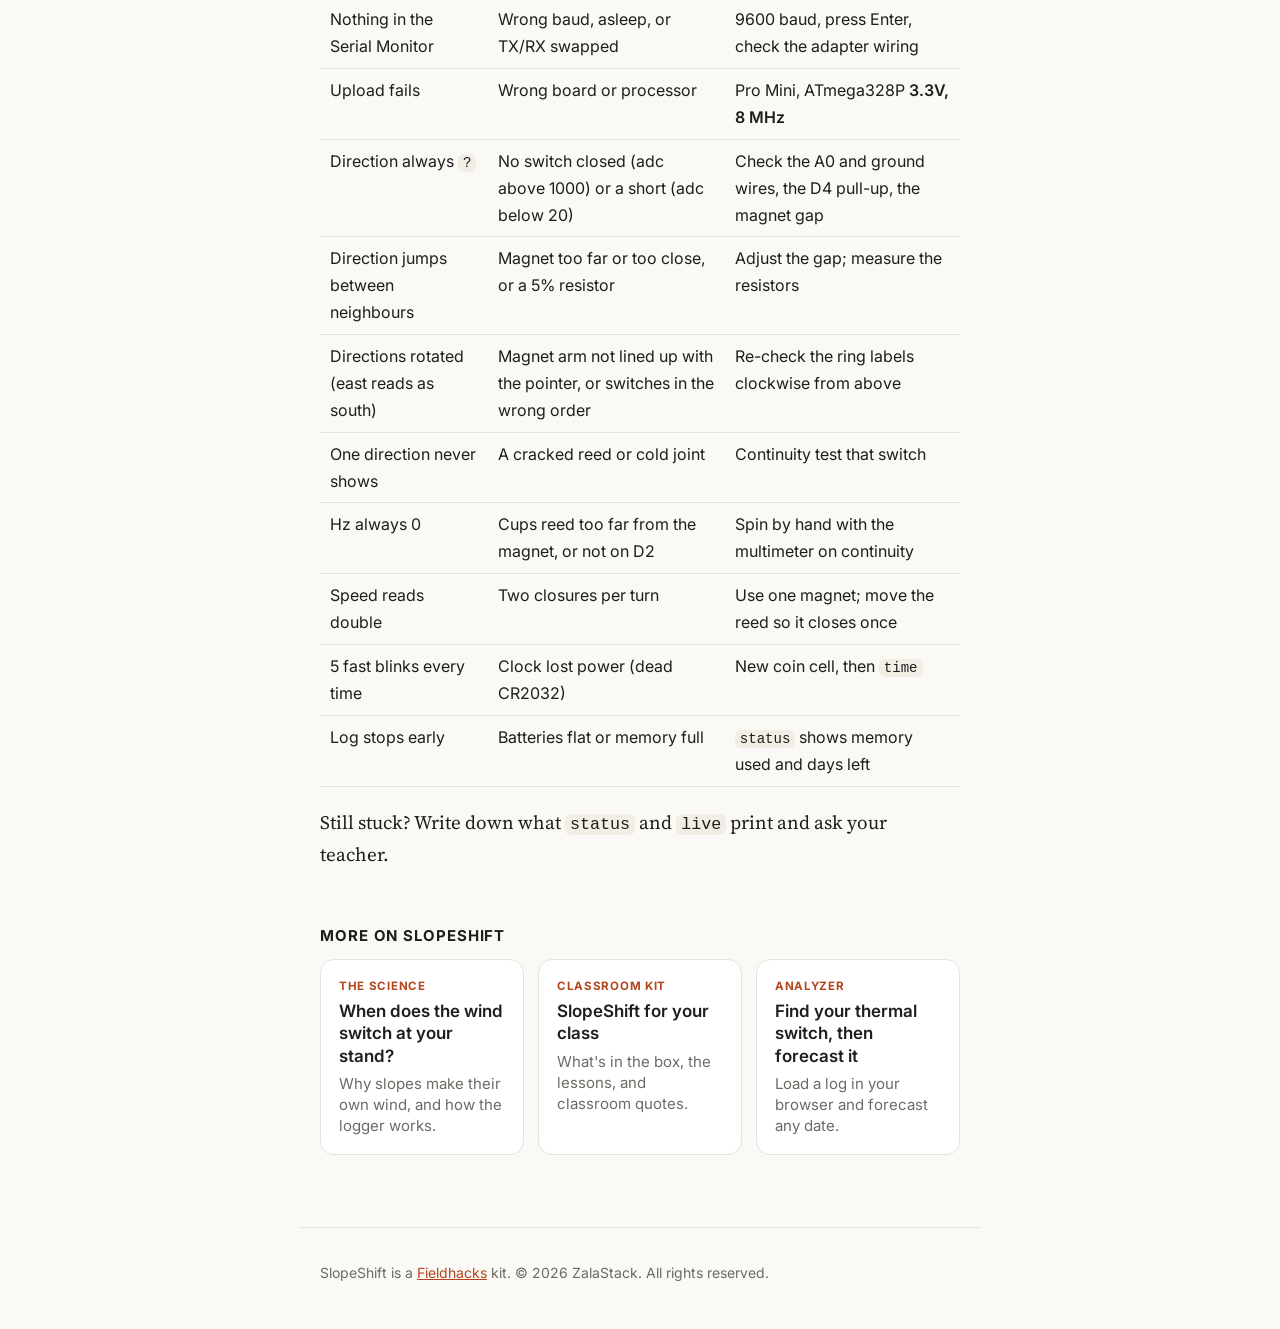
<file: slopeshift/assembly.html>
<!doctype html>
<html lang="en">
<head>
<meta charset="utf-8">
<meta name="viewport" content="width=device-width, initial-scale=1">
<title>Build a SlopeShift Wind Logger · Assembly Guide · Fieldhacks</title>
<meta name="description" content="Step-by-step assembly guide for the SlopeShift wind logger kit: vane ring, resistor ladder, cups and magnet, housing, flashing, setting the clock, calibrating speed, testing and deploying. For students 14+ with a teacher.">
<link rel="canonical" href="https://lab.zalastack.com/fieldhacks/slopeshift/assembly.html">
<meta name="theme-color" content="#faf9f5">
<meta property="og:type" content="article">
<meta property="og:site_name" content="fieldhacks">
<meta property="og:title" content="Build a SlopeShift wind logger">
<meta property="og:description" content="The SlopeShift assembly guide, from a bag of parts to a logger in the field.">
<meta property="og:url" content="https://lab.zalastack.com/fieldhacks/slopeshift/assembly.html">
<meta property="og:image" content="https://lab.zalastack.com/fieldhacks/social-preview.png">
<meta name="twitter:card" content="summary_large_image">
<link rel="icon" href="data:image/svg+xml,%3Csvg xmlns='http://www.w3.org/2000/svg' viewBox='0 0 32 32'%3E%3Crect width='32' height='32' rx='6' fill='%231d2321'/%3E%3Cpath d='M5 24 L16 8 L27 24 Z' fill='%23dfe7d5'/%3E%3Cpath d='M9 19 L15 11' stroke='%232f6f9f' stroke-width='2.5'/%3E%3Cpath d='M23 19 L17 11' stroke='%23c2410c' stroke-width='2.5'/%3E%3C/svg%3E">
<link rel="preconnect" href="https://fonts.googleapis.com"><link rel="preconnect" href="https://fonts.gstatic.com" crossorigin>
<link rel="stylesheet" href="https://fonts.googleapis.com/css2?family=Inter:wght@400;600;700;800&family=Source+Serif+4:ital,opsz,wght@0,8..60,400;0,8..60,600;1,8..60,400&display=swap">
<link rel="stylesheet" href="../style.css">
<style>
.warn{border:2px solid #b91c1c;border-radius:12px;padding:12px 18px;margin:22px 0;font:16px/1.55 var(--sans)}
.warn p{margin:6px 0}
.warn b{color:#b91c1c}
@media (prefers-color-scheme:dark){:root:not([data-theme="light"]) .warn{border-color:#f87171}:root:not([data-theme="light"]) .warn b{color:#f87171}}
.article td,.article th{vertical-align:top}
.article code{overflow-wrap:anywhere}
</style>
</head>
<body class="article-page">
<nav class="nav" aria-label="Site"><div class="in">
  <a class="brand" href="../">fieldhacks lab</a>
  <a href="../holdpoint/">HoldPoint</a>
  <a href="../trail-tally/">Trail Tally</a>
  <a href="../trail-finder/">Trail Finder</a>
  <a href="./" aria-current="page">SlopeShift</a>
  <a href="../legal-light/">Legal Light</a>
  <a href="../calculator.html">Calculator</a>
  <a href="https://www.zalastack.com">ZalaStack</a>
</div></nav>

<main class="article">
  <header class="article-head">
    <p class="eyebrow">SlopeShift · Assembly guide</p>
    <h1>Build a SlopeShift wind logger</h1>
    <p class="dek">From a bag of parts to a logger standing in a field. Written for students 14 and up, working with a teacher. Plan on two or three class periods: one for the vane and cups, one for soldering, one for flashing and testing.</p>
    <p class="byline">fieldhacks lab · October 21, 2026</p>
    <p class="actions"><a class="btn" href="analyzer.html">Open the Analyzer</a> <a class="btn alt" href="./">Read the science</a></p>
  </header>

  <div class="callout"><p><b>Not yet built.</b> The firmware is tested on a PC and compiles for the Pro Mini, but no unit has run on real hardware yet. This guide follows the design. Where a size or distance isn't fixed yet, it says <b>check</b>: try it, then test with <code>live</code>. Tell us what worked.</p></div>

  <div class="warn" role="note" lang="en">
    <p><b>⚠ WARNING: magnets.</b> This kit contains small, strong magnets. If two or more are swallowed, they can pull together inside the intestines and cause serious injury or death. Get medical help right away if a magnet is swallowed. Not for children under 14. Keep loose magnets away from young children.</p>
    <p lang="fr"><b>⚠ MISE EN GARDE : aimants.</b> Cette trousse contient de petits aimants puissants. Si deux aimants ou plus sont avalés, ils peuvent s'attirer l'un l'autre dans l'intestin et causer des blessures graves ou la mort. Consultez immédiatement un médecin si un aimant est avalé. Ne convient pas aux enfants de moins de 14 ans. Gardez les aimants hors de la portée des jeunes enfants.</p>
  </div>

  <figure class="lead"><img src="../img/04-slopeshift/assembly.svg" width="1100" height="660" alt="Side view of the SlopeShift assembly: vane and cups on separate posts on a crossbar, electronics in a PVC tube on the mast"><figcaption><b>Figure 1.</b> How it goes together. Vane and cups turn on separate posts; the electronics ride in a capped PVC tube on the mast.</figcaption></figure>

  <nav class="toc" aria-label="Contents"><b>Contents</b><ol>
    <li><a href="#parts">Tools and parts</a></li>
    <li><a href="#vane">The vane ring</a></li>
    <li><a href="#ladder">Solder the resistor ladder</a></li>
    <li><a href="#cups">Cups and magnet</a></li>
    <li><a href="#housing">The housing</a></li>
    <li><a href="#flash">Flash the firmware</a></li>
    <li><a href="#time">Set the clock: <code>time</code></a></li>
    <li><a href="#k">Calibrate speed: <code>k</code></a></li>
    <li><a href="#live">The <code>live</code> check</a></li>
    <li><a href="#deploy">Deploy it</a></li>
    <li><a href="#trouble">Troubleshooting</a></li>
  </ol></nav>

  <section id="parts">
    <h2>1. Tools and parts</h2>
    <h3>Tools</h3>
    <ul>
      <li>Soldering iron, solder, and a damp sponge or brass wool</li>
      <li>Safety glasses for everyone soldering or cutting</li>
      <li>Wire strippers, side cutters, small pliers</li>
      <li>Multimeter (resistance and continuity)</li>
      <li>Hot glue gun, craft knife or scissors, a drill for the PVC caps</li>
      <li>A computer with the Arduino IDE, and a 3.3 V USB-serial adapter</li>
      <li>A phone compass</li>
    </ul>
    <h3>Parts</h3>
    <div class="table-wrap"><table>
      <thead><tr><th>Qty</th><th>Part</th></tr></thead>
      <tbody>
        <tr><td>1</td><td>Pro Mini 328, 3.3 V / 8 MHz</td></tr>
        <tr><td>1</td><td>DS3231 clock module (ZS-042) + CR2032 coin cell</td></tr>
        <tr><td>1</td><td>24LC256 memory chip, 8-pin DIP</td></tr>
        <tr><td>9</td><td>Glass reed switches, normally open (8 vane, 1 cups)</td></tr>
        <tr><td>8</td><td>1% resistors: 33k, 8.2k, 1k, 2.2k, 3.9k, 16k, 120k, 64.9k</td></tr>
        <tr><td>1</td><td>10k resistor (pull-up)</td></tr>
        <tr><td>1</td><td>100 nF ceramic capacitor</td></tr>
        <tr><td>2</td><td>Small neodymium disc magnets, about 6×3 mm</td></tr>
        <tr><td>2</td><td>608 bearings</td></tr>
        <tr><td>1</td><td>2×AA holder with switch, and 2 AA cells</td></tr>
        <tr><td>–</td><td>Plastic jug (vane fin), 3 ping-pong ball halves (cups), pen barrels or dowel (shafts), 1½" PVC tube and two caps, a stake or tripod, hookup wire</td></tr>
      </tbody>
    </table></div>
    <h3>Safety</h3>
    <ul>
      <li>Hot iron: put it back in its stand every time. Hold parts with pliers, not fingers.</li>
      <li>Solder in a ventilated room. Wash your hands after handling solder.</li>
      <li>Glass reed switches crack easily. Bend their leads with pliers, a few millimetres from the glass, never at the glass.</li>
      <li>Count the magnets in and out at every session. Store them on a steel plate or in a closed box.</li>
    </ul>
  </section>

  <section id="vane">
    <h2>2. The vane ring</h2>
    <p>Eight reed switches sit in a ring under the vane shaft. A magnet on an arm turns with the shaft and closes the switch it sits over. Halfway between two switches it closes both, which is how eight switches give sixteen directions.</p>
    <figure class="wide"><img src="../img/04-slopeshift/vane-ladder.svg" width="1100" height="600" loading="lazy" alt="Ring of eight reed switches with a magnet between N and NE, and a table of the sixteen resistances and ADC readings sorted by value"><figcaption><b>Figure 2.</b> Eight switches, each with its own resistor. A magnet between two switches closes both and gives a third reading.</figcaption></figure>
    <ol>
      <li>Cut a disc of stiff plastic or thin plywood for the ring base. Mark its centre and draw eight lines 45° apart. Label them, going clockwise seen from above: <b>N, NE, E, SE, S, SW, W, NW</b>.</li>
      <li>Glue a reed switch along each line, the same distance from the centre. The magnet must pass close over each one. Ring diameter and gap: <b>check</b>. Start with the switches about 2–3 cm from the centre and the magnet a few millimetres above the glass.</li>
      <li>Fit the 608 bearing at the centre so the shaft turns freely.</li>
      <li>Glue one magnet to a short arm on the shaft. <b>Point the magnet arm the same way as the vane's pointer.</b> Then when the pointer faces north, the magnet sits over the N switch.</li>
      <li>Make the vane: a light fin cut from a jug at the back, a pointer at the front. Balance it on the shaft so it doesn't lean. A balanced, light vane turns in the 1–3 mph winds that slope thermals bring.</li>
    </ol>
    <p><b>Test before wiring.</b> Put the multimeter on continuity across one switch and move a magnet over it. It should beep. Move the magnet away. It should stop. Test all eight.</p>
  </section>

  <section id="ladder">
    <h2>3. Solder the resistor ladder</h2>
    <p>Each switch connects pin <b>A0</b> to ground through its own resistor. A 10k pull-up, powered from pin <b>D4</b> only while reading, completes the divider.</p>
    <figure class="wide"><img src="../img/04-slopeshift/schematic.svg" width="1100" height="720" loading="lazy" alt="SlopeShift schematic: Pro Mini, DS3231 module, 24LC256 EEPROM, cups reed with capacitor on D2, clock alarm on D3, vane resistor ladder on A0 powered from D4"><figcaption><b>Figure 3.</b> The circuit. Wires ending in the same label are connected.</figcaption></figure>
    <div class="table-wrap"><table>
      <thead><tr><th>Switch</th><th>Resistor</th><th>Multimeter should read</th></tr></thead>
      <tbody>
        <tr><td>N</td><td>33k</td><td>33.0 kΩ</td></tr>
        <tr><td>NE</td><td>8.2k</td><td>8.2 kΩ</td></tr>
        <tr><td>E</td><td>1k</td><td>1.0 kΩ</td></tr>
        <tr><td>SE</td><td>2.2k</td><td>2.2 kΩ</td></tr>
        <tr><td>S</td><td>3.9k</td><td>3.9 kΩ</td></tr>
        <tr><td>SW</td><td>16k</td><td>16.0 kΩ</td></tr>
        <tr><td>W</td><td>120k</td><td>120 kΩ</td></tr>
        <tr><td>NW</td><td>64.9k</td><td>64.9 kΩ</td></tr>
      </tbody>
    </table></div>
    <ol>
      <li><b>Measure every resistor before you solder it.</b> Mixing up two values gives wrong directions that are hard to find later. Use 1% resistors: E and ENE are only 9 ADC counts apart.</li>
      <li>Join one lead of all eight switches into a common <b>ground</b> wire.</li>
      <li>Solder each switch's other lead to its resistor. Join the far ends of all eight resistors into a common <b>A0</b> wire.</li>
      <li>Insulate each joint with heat-shrink or tape.</li>
      <li><b>Check the ladder.</b> Measure between the A0 wire and the ground wire. With no magnet it should read open (no value). Hold the magnet over N: about 33 kΩ. Between N and NE: about 6.6 kΩ (the two in parallel). Go around the ring.</li>
      <li>Solder the 10k pull-up from <b>D4</b> to <b>A0</b> on the Pro Mini.</li>
    </ol>
  </section>

  <section id="cups">
    <h2>4. Cups and magnet</h2>
    <ol>
      <li>Cut three ping-pong balls in half. You need three halves.</li>
      <li>Fix three equal arms to a hub, 120° apart. Glue a cup to the end of each arm, all open sides facing the same way around the circle.</li>
      <li>Put the hub on its shaft through the second 608 bearing. It should spin for a few seconds after a flick.</li>
      <li>Glue the second magnet to the hub, off-centre, so it passes the cups reed switch <b>once per turn</b>.</li>
      <li>Glue the cups reed switch to the post where the magnet passes over it. Gap: <b>check</b>. Spin it slowly by hand with the multimeter on continuity: one beep per turn.</li>
      <li>Solder the reed between <b>D2</b> and <b>GND</b>. Solder the 100 nF capacitor across the reed. It stops one closure counting as several.</li>
      <li>Mount vane and cups at opposite ends of a crossbar, at least 30 cm apart, so neither disturbs the other.</li>
    </ol>
  </section>

  <section id="housing">
    <h2>5. The housing</h2>
    <p>Wire the clock and memory to the Pro Mini:</p>
    <div class="table-wrap"><table>
      <thead><tr><th>From</th><th>To</th></tr></thead>
      <tbody>
        <tr><td>DS3231 VCC / GND, 24LC256 pin 8 / pin 4</td><td>Pro Mini <b>VCC</b> / <b>GND</b></td></tr>
        <tr><td>DS3231 SDA, 24LC256 pin 5</td><td><b>A4</b></td></tr>
        <tr><td>DS3231 SCL, 24LC256 pin 6</td><td><b>A5</b></td></tr>
        <tr><td>24LC256 pins 1, 2, 3, 7</td><td><b>GND</b></td></tr>
        <tr><td>DS3231 SQW</td><td><b>D3</b></td></tr>
        <tr><td>2×AA holder</td><td><b>VCC</b> and <b>GND</b> (not RAW)</td></tr>
      </tbody>
    </table></div>
    <ol>
      <li><b>Two fixes on the ZS-042 clock module.</b> Remove its power LED. Remove its charging resistor (or use a rechargeable LIR2032), because it tries to charge the coin cell and a normal CR2032 must not be charged. Your teacher can show you which parts on your module; boards vary, so <b>check</b> against a photo of yours.</li>
      <li>Remove the Pro Mini's power LED to save battery.</li>
      <li>Put the boards and battery holder in the 1½" PVC tube. Leave the Pro Mini's six-pin programming header where you can reach it by taking off the top cap.</li>
      <li>Drill a small <b>drain hole</b> in the bottom cap so condensation can escape.</li>
      <li>Run the vane and cups wires along the crossbar and down the mast into the tube. Seal where wires enter with hot glue.</li>
    </ol>
  </section>

  <section id="flash">
    <h2>6. Flash the firmware</h2>
    <ol>
      <li>Install the <a href="https://www.arduino.cc/en/software">Arduino IDE</a>. No extra libraries are needed.</li>
      <li>Open <code>slopeshift.ino</code> (in the <code>firmware/slopeshift</code> folder of the kit files).</li>
      <li>Choose <b>Board:</b> Arduino Pro or Pro Mini, <b>Processor:</b> ATmega328P (3.3V, 8 MHz).</li>
      <li><b>Switch the AA holder off.</b> Connect the 3.3 V USB-serial adapter to the six-pin header (GND to GND, matching the pin labels). Use 3.3 V only; a 5 V adapter can damage the clock and memory.</li>
      <li>Click <b>Upload</b>.</li>
    </ol>
  </section>

  <section id="time">
    <h2>7. Set the clock: <code>time</code></h2>
    <ol>
      <li>Open the Serial Monitor at <b>9600 baud</b>, line ending <b>Newline</b>.</li>
      <li>Press Enter to wake it. It prints <code>slopeshift ready</code> and a list of commands. It goes back to sleep after 30 seconds with no typing.</li>
      <li>Type the local time, 24-hour, at the moment you press Enter: <code>time 2026-10-21 14:05</code>. It answers <code>ok, logging from the next minute</code>.</li>
      <li>Type <code>status</code> and check the time is right.</li>
    </ol>
    <p>The clock has no daylight saving. Set it to the time you'll use when reading the data. The tools fix the time zone later.</p>
  </section>

  <section id="k">
    <h2>8. Calibrate speed: <code>k</code></h2>
    <p>Speed = cup turns per second (Hz) × <b>k</b>. The default is 1.492 mph per Hz, which fits SparkFun's cups, not homemade ones. To find yours:</p>
    <ol>
      <li>On a calm day, a <b>teacher or another adult drives</b> at a steady 10 mph on a quiet, safe road. A student in the passenger seat holds the cups out of the window, well clear of the car, and runs <code>live</code>.</li>
      <li>Write down the Hz readings. Repeat at 20 mph.</li>
      <li>k = mph ÷ Hz at each speed. Average them.</li>
      <li>Save it: <code>k 1.85</code> (use your number). It's stored in memory and kept when the battery is out. Values from 0.1 to 20 are accepted.</li>
    </ol>
    <p>No car? Compare against a handheld anemometer in front of a fan, at two or three distances. Or leave the default: switch times come from direction, so they don't need an exact speed.</p>
  </section>

  <section id="live">
    <h2>9. The <code>live</code> check</h2>
    <p>Type <code>live</code>. Every 2 seconds for 30 seconds it prints the direction, the raw reading (<code>adc</code>), the cup rate in Hz and the speed:</p>
    <div class="eq">NNE  adc 406  0.00 Hz = 0.0 mph</div>
    <p>Turn the vane slowly through all 16 directions and compare with this table. Within a few counts is fine.</p>
    <div class="table-wrap"><table>
      <thead><tr><th>Dir</th><th>adc</th><th>Dir</th><th>adc</th><th>Dir</th><th>adc</th><th>Dir</th><th>adc</th></tr></thead>
      <tbody>
        <tr><td>N</td><td>785</td><td>E</td><td>93</td><td>S</td><td>287</td><td>W</td><td>944</td></tr>
        <tr><td>NNE</td><td>406</td><td>ESE</td><td>66</td><td>SSW</td><td>244</td><td>WNW</td><td>827</td></tr>
        <tr><td>NE</td><td>461</td><td>SE</td><td>184</td><td>SW</td><td>630</td><td>NW</td><td>886</td></tr>
        <tr><td>ENE</td><td>84</td><td>SSE</td><td>126</td><td>WSW</td><td>599</td><td>NNW</td><td>702</td></tr>
      </tbody>
    </table></div>
    <p>Then spin the cups by hand: Hz should rise and fall with speed.</p>
    <p><b>Classroom demo: <code>fast</code>.</b> Point a fan or hairdryer at the vane. Type <code>fast</code>: it prints <code>s,dir,deg,mph</code> every 2 seconds. After 10 seconds it knows the "before" wind. Move the fan to the other side and hold it there. About 8 seconds later it prints a line like <code># switch at 34 s: NW -&gt; SE</code> and blinks three times. That's the same rule the tools use on a real day, sped up. Press any key to stop. Logging carries on underneath. You can paste the lines into a spreadsheet and chart them.</p>
  </section>

  <section id="deploy">
    <h2>10. Deploy it</h2>
    <ol>
      <li>Put the logger up <b>a week or more</b> before you need the data. A memory chip holds about 20 days.</li>
      <li>Mount it on a stake or tripod at the height you care about, clear of trunks, walls and branches. They bend the wind.</li>
      <li>With the phone compass, turn the whole crossbar so that when the <b>pointer faces north, the magnet sits over the N switch</b>.</li>
      <li>Switch the AA holder on. Watch the LED:
        <ul>
          <li><b>2 slow blinks:</b> logging. Good.</li>
          <li><b>5 fast blinks:</b> the clock isn't set. Run <code>time</code>.</li>
          <li><b>8 fast blinks:</b> memory full. Read the log, then <code>clear yes</code>.</li>
        </ul></li>
      <li>Note the place, latitude and longitude, the slope angle and the direction it faces. The Analyzer needs these.</li>
      <li>Leave it. To collect, type <code>dump</code> in the Serial Monitor and save the text as a <code>.csv</code> file, or use the kit's Python tool: <code>slopeshift.py read --port /dev/ttyUSB0 -o wind.csv</code>. Then load the file into the <a href="analyzer.html">Analyzer</a>.</li>
    </ol>
  </section>

  <section id="trouble">
    <h2>11. Troubleshooting</h2>
    <div class="table-wrap"><table>
      <thead><tr><th>Problem</th><th>Likely cause</th><th>Try</th></tr></thead>
      <tbody>
        <tr><td>Nothing in the Serial Monitor</td><td>Wrong baud, asleep, or TX/RX swapped</td><td>9600 baud, press Enter, check the adapter wiring</td></tr>
        <tr><td>Upload fails</td><td>Wrong board or processor</td><td>Pro Mini, ATmega328P <b>3.3V, 8 MHz</b></td></tr>
        <tr><td>Direction always <code>?</code></td><td>No switch closed (adc above 1000) or a short (adc below 20)</td><td>Check the A0 and ground wires, the D4 pull-up, the magnet gap</td></tr>
        <tr><td>Direction jumps between neighbours</td><td>Magnet too far or too close, or a 5% resistor</td><td>Adjust the gap; measure the resistors</td></tr>
        <tr><td>Directions rotated (east reads as south)</td><td>Magnet arm not lined up with the pointer, or switches in the wrong order</td><td>Re-check the ring labels clockwise from above</td></tr>
        <tr><td>One direction never shows</td><td>A cracked reed or cold joint</td><td>Continuity test that switch</td></tr>
        <tr><td>Hz always 0</td><td>Cups reed too far from the magnet, or not on D2</td><td>Spin by hand with the multimeter on continuity</td></tr>
        <tr><td>Speed reads double</td><td>Two closures per turn</td><td>Use one magnet; move the reed so it closes once</td></tr>
        <tr><td>5 fast blinks every time</td><td>Clock lost power (dead CR2032)</td><td>New coin cell, then <code>time</code></td></tr>
        <tr><td>Log stops early</td><td>Batteries flat or memory full</td><td><code>status</code> shows memory used and days left</td></tr>
      </tbody>
    </table></div>
    <p>Still stuck? Write down what <code>status</code> and <code>live</code> print and ask your teacher.</p>
  </section>

  <section class="related"><h2>More on SlopeShift</h2><div class="related-grid">
    <a class="related-card" href="./"><span class="eyebrow">The science</span><b>When does the wind switch at your stand?</b><span>Why slopes make their own wind, and how the logger works.</span></a>
    <a class="related-card" href="kit.html"><span class="eyebrow">Classroom kit</span><b>SlopeShift for your class</b><span>What's in the box, the lessons, and classroom quotes.</span></a>
    <a class="related-card" href="analyzer.html"><span class="eyebrow">Analyzer</span><b>Find your thermal switch, then forecast it</b><span>Load a log in your browser and forecast any date.</span></a>
  </div></section>
</main>
<footer class="site-foot"><p>SlopeShift is a <a href="../">Fieldhacks</a> kit. © 2026 ZalaStack. All rights reserved.</p></footer>
</body>
</html>
</file>
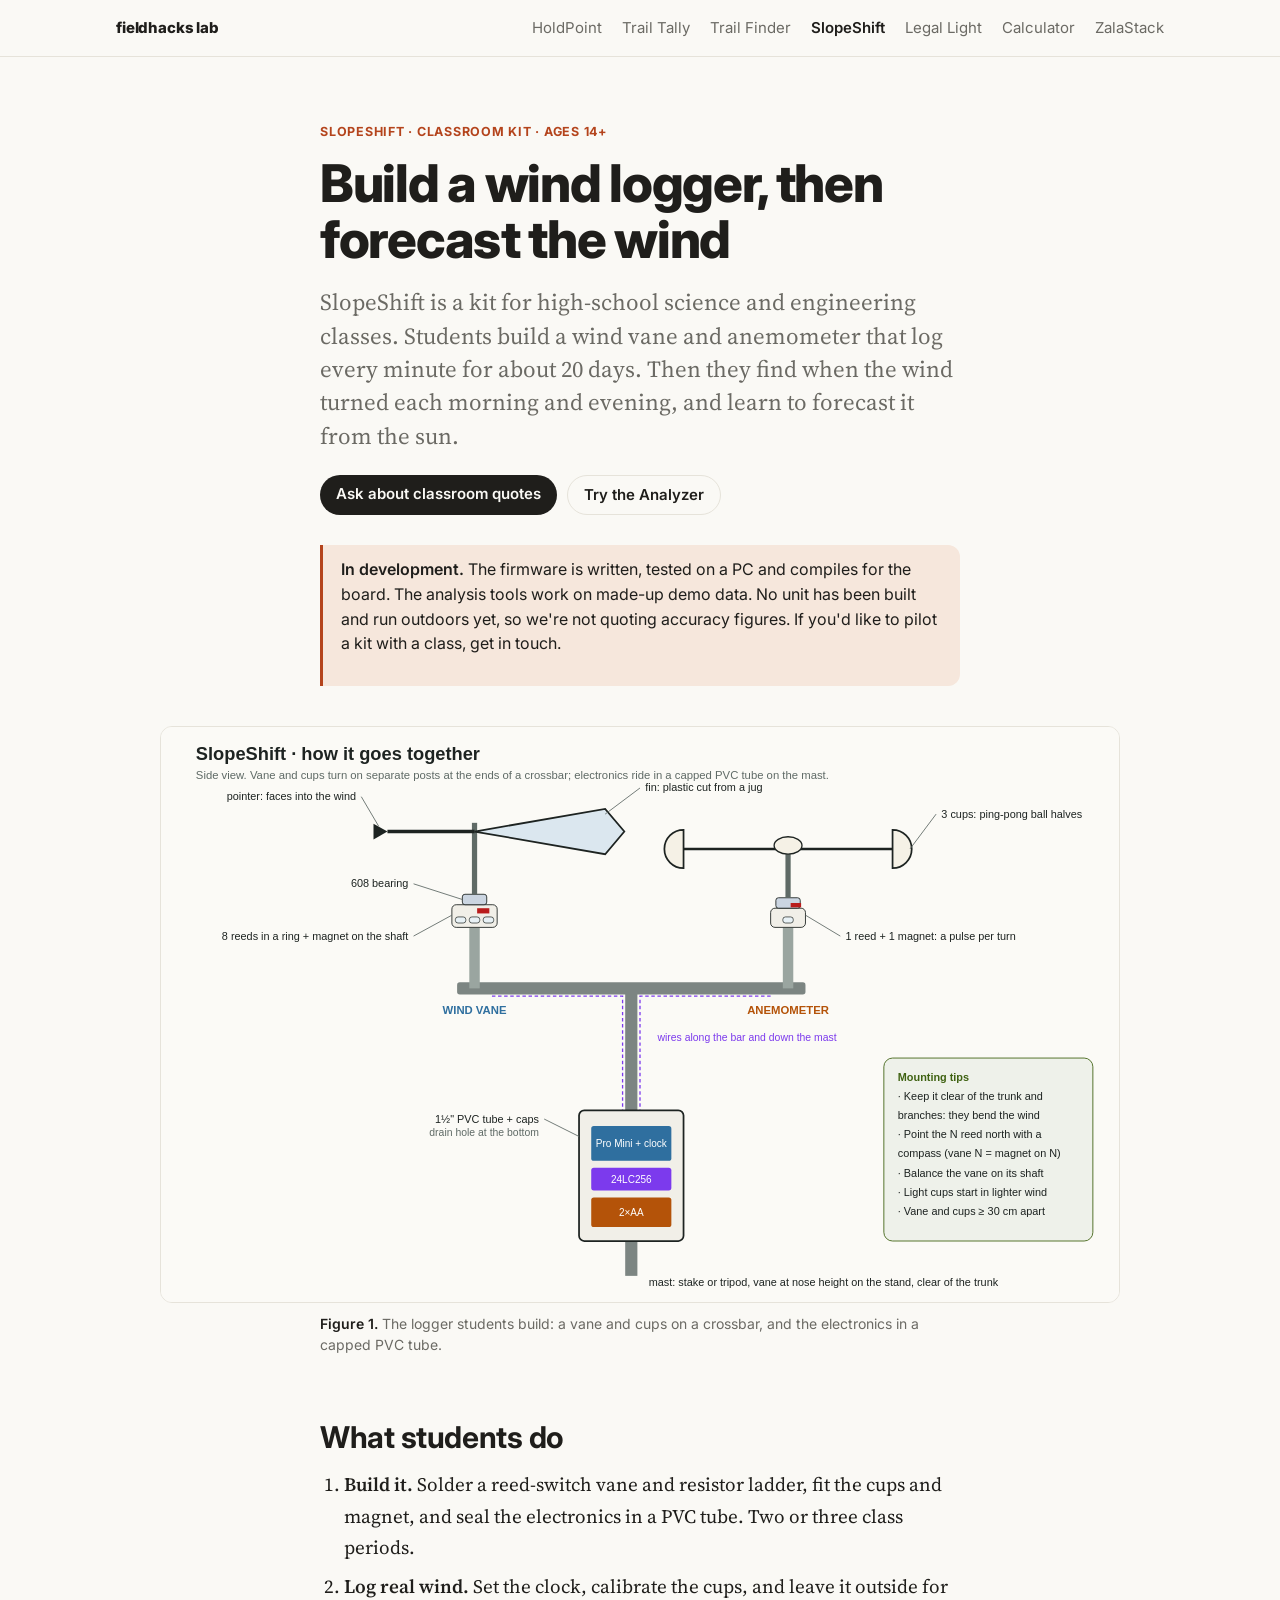
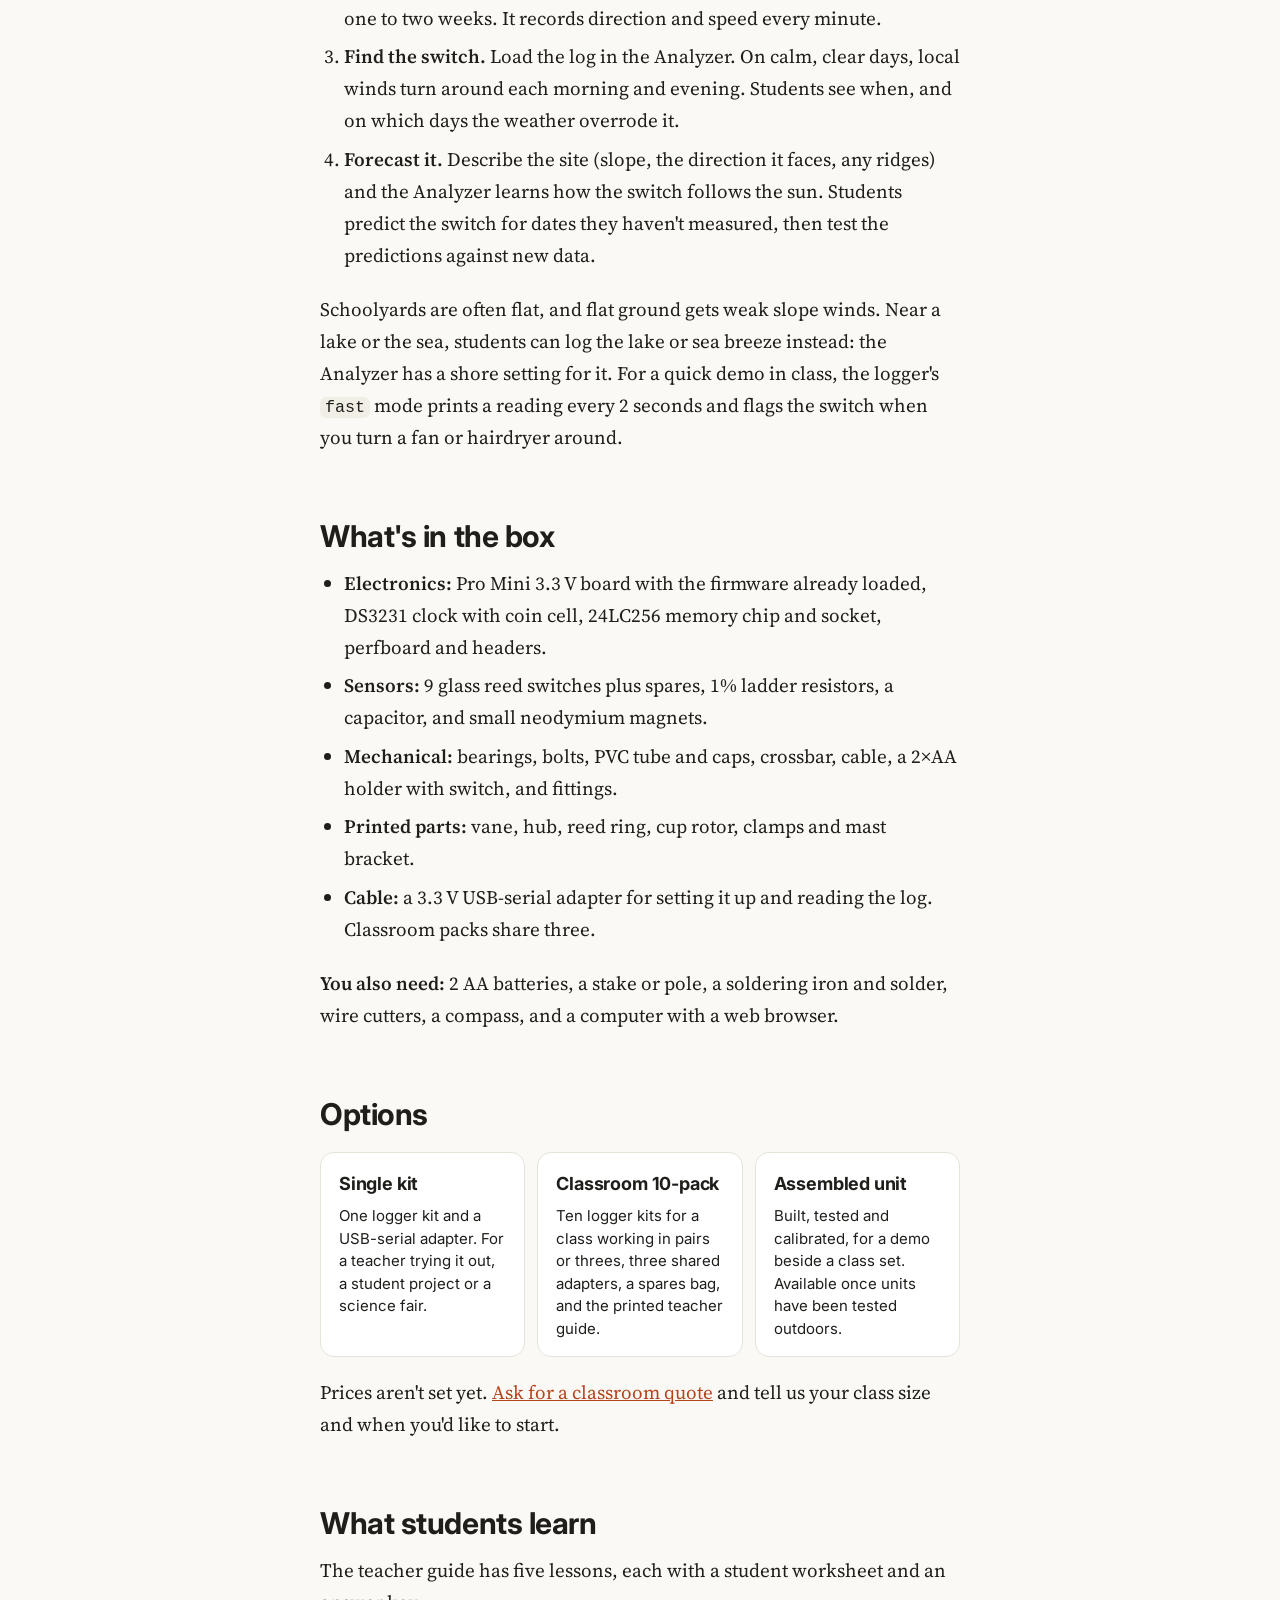
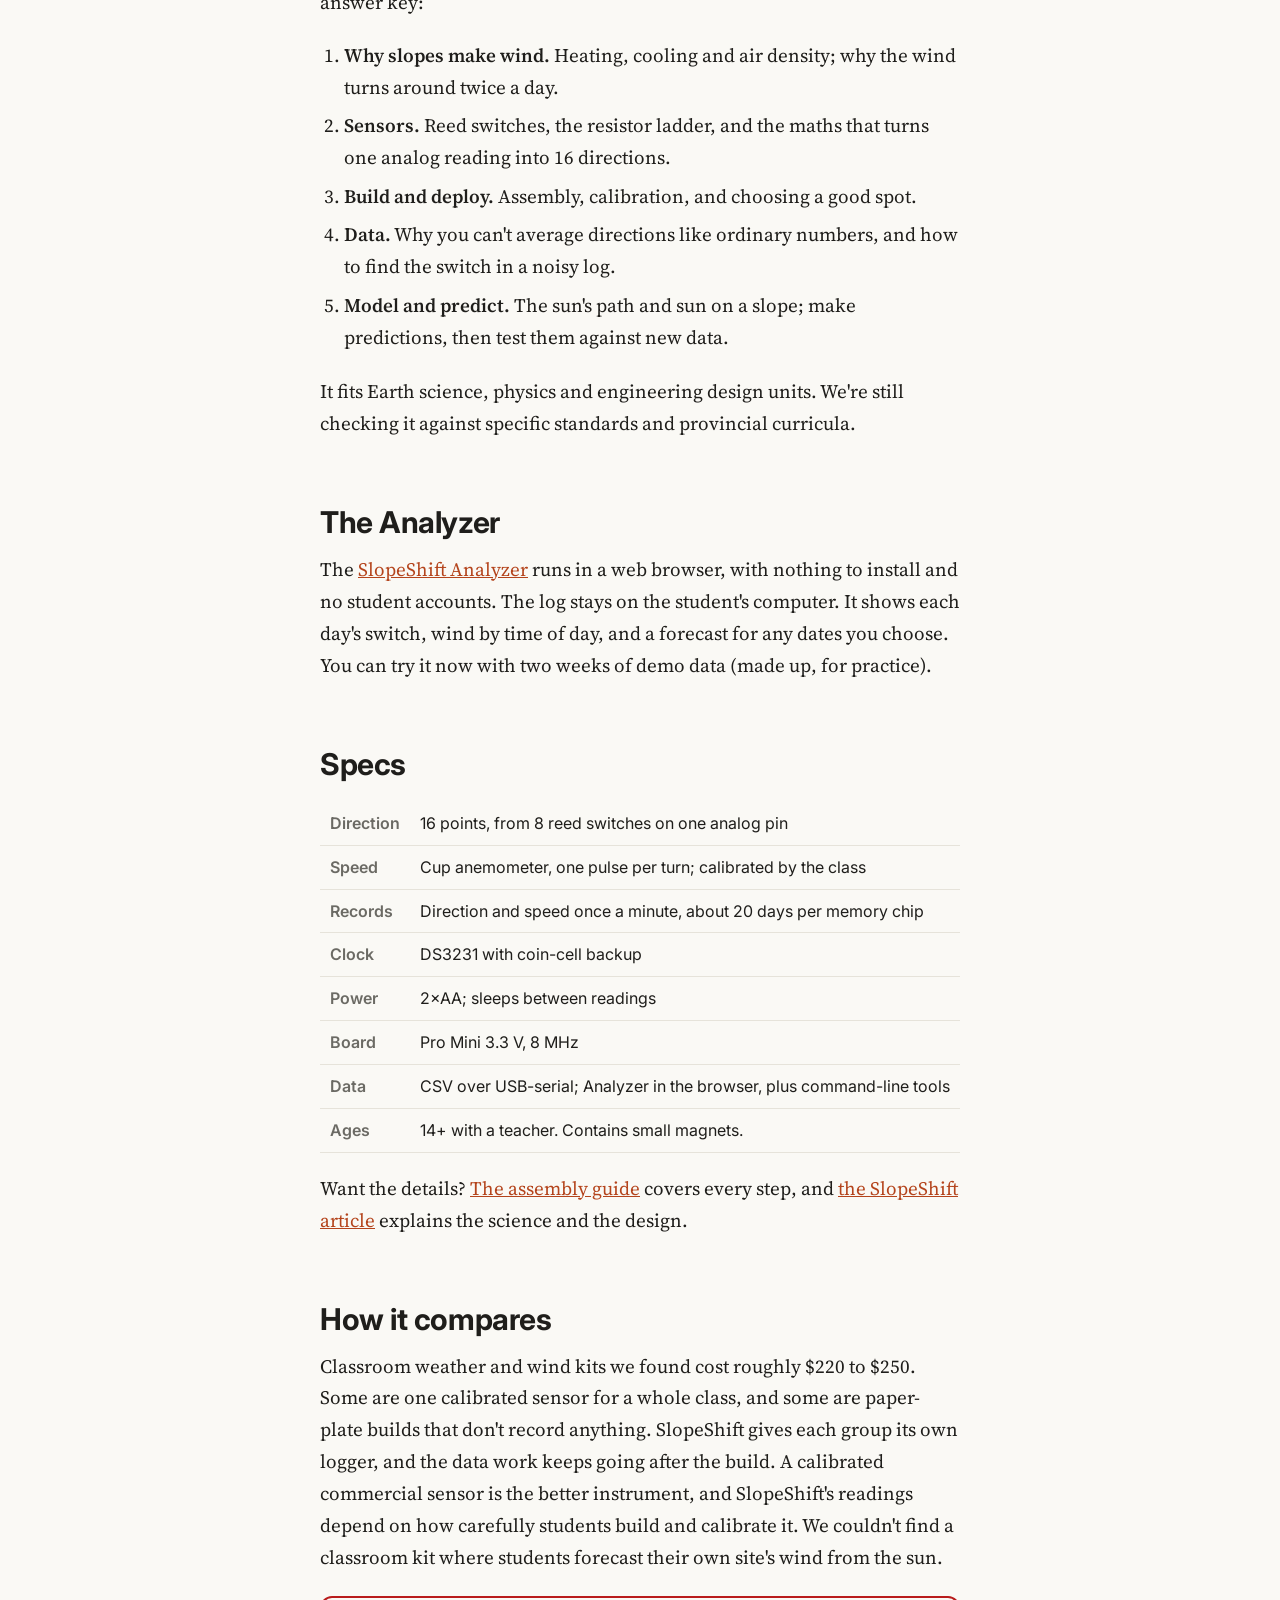
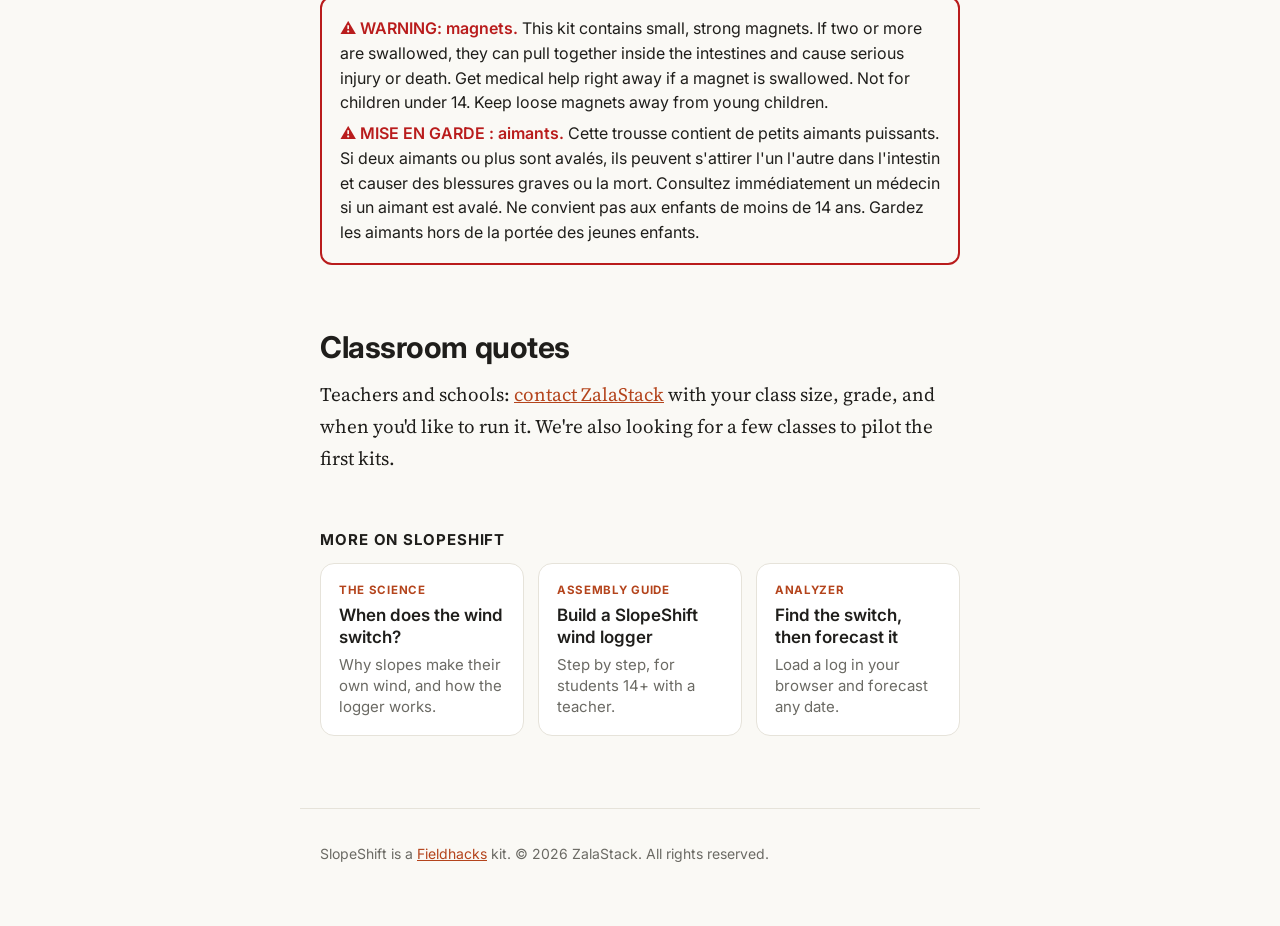
<file: slopeshift/kit.html>
<!doctype html>
<html lang="en">
<head>
<meta charset="utf-8">
<meta name="viewport" content="width=device-width, initial-scale=1">
<title>SlopeShift Classroom Kit · Build a Wind Logger, Then Forecast the Wind · Fieldhacks</title>
<meta name="description" content="SlopeShift is a wind-logging kit for high-school classes. Students build a vane and anemometer logger, record two weeks of wind, find each day's wind switch and forecast it from the sun. Kit contents, lessons, specs and classroom quotes.">
<link rel="canonical" href="https://lab.zalastack.com/fieldhacks/slopeshift/kit.html">
<meta name="theme-color" content="#faf9f5">
<meta property="og:type" content="article">
<meta property="og:site_name" content="fieldhacks">
<meta property="og:title" content="SlopeShift classroom kit">
<meta property="og:description" content="Students build a wind logger, then forecast their own site's wind switch from the sun.">
<meta property="og:url" content="https://lab.zalastack.com/fieldhacks/slopeshift/kit.html">
<meta property="og:image" content="https://lab.zalastack.com/fieldhacks/social-preview.png">
<meta name="twitter:card" content="summary_large_image">
<link rel="icon" href="data:image/svg+xml,%3Csvg xmlns='http://www.w3.org/2000/svg' viewBox='0 0 32 32'%3E%3Crect width='32' height='32' rx='6' fill='%231d2321'/%3E%3Cpath d='M5 24 L16 8 L27 24 Z' fill='%23dfe7d5'/%3E%3Cpath d='M9 19 L15 11' stroke='%232f6f9f' stroke-width='2.5'/%3E%3Cpath d='M23 19 L17 11' stroke='%23c2410c' stroke-width='2.5'/%3E%3C/svg%3E">
<link rel="preconnect" href="https://fonts.googleapis.com"><link rel="preconnect" href="https://fonts.gstatic.com" crossorigin>
<link rel="stylesheet" href="https://fonts.googleapis.com/css2?family=Inter:wght@400;600;700;800&family=Source+Serif+4:ital,opsz,wght@0,8..60,400;0,8..60,600;1,8..60,400&display=swap">
<link rel="stylesheet" href="../style.css">
<style>
.warn{border:2px solid #b91c1c;border-radius:12px;padding:12px 18px;margin:22px 0;font:16px/1.55 var(--sans)}
.warn p{margin:6px 0}
.warn b{color:#b91c1c}
@media (prefers-color-scheme:dark){:root:not([data-theme="light"]) .warn{border-color:#f87171}:root:not([data-theme="light"]) .warn b{color:#f87171}}
.article td,.article th{vertical-align:top}
.article code{overflow-wrap:anywhere}
.skus{display:grid;grid-template-columns:repeat(auto-fit,minmax(200px,1fr));gap:12px;margin:20px 0;font-family:var(--sans)}
.sku{border:1px solid var(--line);border-radius:14px;padding:16px 18px;background:var(--card)}
.sku h3{margin:0 0 6px;font-size:18px}
.sku p{margin:0;font-size:15px;line-height:1.5}
</style>
</head>
<body class="article-page">
<nav class="nav" aria-label="Site"><div class="in">
  <a class="brand" href="../">fieldhacks lab</a>
  <a href="../holdpoint/">HoldPoint</a>
  <a href="../trail-tally/">Trail Tally</a>
  <a href="../trail-finder/">Trail Finder</a>
  <a href="./" aria-current="page">SlopeShift</a>
  <a href="../legal-light/">Legal Light</a>
  <a href="../calculator.html">Calculator</a>
  <a href="https://www.zalastack.com">ZalaStack</a>
</div></nav>

<main class="article">
  <header class="article-head">
    <p class="eyebrow">SlopeShift · Classroom kit · Ages 14+</p>
    <h1>Build a wind logger, then forecast the wind</h1>
    <p class="dek">SlopeShift is a kit for high-school science and engineering classes. Students build a wind vane and anemometer that log every minute for about 20 days. Then they find when the wind turned each morning and evening, and learn to forecast it from the sun.</p>
    <p class="actions"><a class="btn" href="https://www.zalastack.com">Ask about classroom quotes</a> <a class="btn alt" href="analyzer.html">Try the Analyzer</a></p>
  </header>

  <div class="callout"><p><b>In development.</b> The firmware is written, tested on a PC and compiles for the board. The analysis tools work on made-up demo data. No unit has been built and run outdoors yet, so we're not quoting accuracy figures. If you'd like to pilot a kit with a class, get in touch.</p></div>

  <figure class="lead"><img src="../img/04-slopeshift/assembly.svg" width="1100" height="660" alt="Side view of the SlopeShift logger: vane and cups on separate posts on a crossbar, electronics in a PVC tube on the mast"><figcaption><b>Figure 1.</b> The logger students build: a vane and cups on a crossbar, and the electronics in a capped PVC tube.</figcaption></figure>

  <section id="what">
    <h2>What students do</h2>
    <ol>
      <li><strong>Build it.</strong> Solder a reed-switch vane and resistor ladder, fit the cups and magnet, and seal the electronics in a PVC tube. Two or three class periods.</li>
      <li><strong>Log real wind.</strong> Set the clock, calibrate the cups, and leave it outside for one to two weeks. It records direction and speed every minute.</li>
      <li><strong>Find the switch.</strong> Load the log in the Analyzer. On calm, clear days, local winds turn around each morning and evening. Students see when, and on which days the weather overrode it.</li>
      <li><strong>Forecast it.</strong> Describe the site (slope, the direction it faces, any ridges) and the Analyzer learns how the switch follows the sun. Students predict the switch for dates they haven't measured, then test the predictions against new data.</li>
    </ol>
    <p>Schoolyards are often flat, and flat ground gets weak slope winds. Near a lake or the sea, students can log the lake or sea breeze instead: the Analyzer has a shore setting for it. For a quick demo in class, the logger's <code>fast</code> mode prints a reading every 2 seconds and flags the switch when you turn a fan or hairdryer around.</p>
  </section>

  <section id="box">
    <h2>What's in the box</h2>
    <ul>
      <li><strong>Electronics:</strong> Pro Mini 3.3 V board with the firmware already loaded, DS3231 clock with coin cell, 24LC256 memory chip and socket, perfboard and headers.</li>
      <li><strong>Sensors:</strong> 9 glass reed switches plus spares, 1% ladder resistors, a capacitor, and small neodymium magnets.</li>
      <li><strong>Mechanical:</strong> bearings, bolts, PVC tube and caps, crossbar, cable, a 2×AA holder with switch, and fittings.</li>
      <li><strong>Printed parts:</strong> vane, hub, reed ring, cup rotor, clamps and mast bracket.</li>
      <li><strong>Cable:</strong> a 3.3 V USB-serial adapter for setting it up and reading the log. Classroom packs share three.</li>
    </ul>
    <p><strong>You also need:</strong> 2 AA batteries, a stake or pole, a soldering iron and solder, wire cutters, a compass, and a computer with a web browser.</p>
  </section>

  <section id="options">
    <h2>Options</h2>
    <div class="skus">
      <div class="sku"><h3>Single kit</h3><p>One logger kit and a USB-serial adapter. For a teacher trying it out, a student project or a science fair.</p></div>
      <div class="sku"><h3>Classroom 10-pack</h3><p>Ten logger kits for a class working in pairs or threes, three shared adapters, a spares bag, and the printed teacher guide.</p></div>
      <div class="sku"><h3>Assembled unit</h3><p>Built, tested and calibrated, for a demo beside a class set. Available once units have been tested outdoors.</p></div>
    </div>
    <p>Prices aren't set yet. <a href="https://www.zalastack.com">Ask for a classroom quote</a> and tell us your class size and when you'd like to start.</p>
  </section>

  <section id="learn">
    <h2>What students learn</h2>
    <p>The teacher guide has five lessons, each with a student worksheet and an answer key:</p>
    <ol>
      <li><strong>Why slopes make wind.</strong> Heating, cooling and air density; why the wind turns around twice a day.</li>
      <li><strong>Sensors.</strong> Reed switches, the resistor ladder, and the maths that turns one analog reading into 16 directions.</li>
      <li><strong>Build and deploy.</strong> Assembly, calibration, and choosing a good spot.</li>
      <li><strong>Data.</strong> Why you can't average directions like ordinary numbers, and how to find the switch in a noisy log.</li>
      <li><strong>Model and predict.</strong> The sun's path and sun on a slope; make predictions, then test them against new data.</li>
    </ol>
    <p>It fits Earth science, physics and engineering design units. We're still checking it against specific standards and provincial curricula.</p>
  </section>

  <section id="analyzer">
    <h2>The Analyzer</h2>
    <p>The <a href="analyzer.html">SlopeShift Analyzer</a> runs in a web browser, with nothing to install and no student accounts. The log stays on the student's computer. It shows each day's switch, wind by time of day, and a forecast for any dates you choose. You can try it now with two weeks of demo data (made up, for practice).</p>
  </section>

  <section id="specs">
    <h2>Specs</h2>
    <div class="table-wrap"><table>
      <tbody>
        <tr><th>Direction</th><td>16 points, from 8 reed switches on one analog pin</td></tr>
        <tr><th>Speed</th><td>Cup anemometer, one pulse per turn; calibrated by the class</td></tr>
        <tr><th>Records</th><td>Direction and speed once a minute, about 20 days per memory chip</td></tr>
        <tr><th>Clock</th><td>DS3231 with coin-cell backup</td></tr>
        <tr><th>Power</th><td>2×AA; sleeps between readings</td></tr>
        <tr><th>Board</th><td>Pro Mini 3.3 V, 8 MHz</td></tr>
        <tr><th>Data</th><td>CSV over USB-serial; Analyzer in the browser, plus command-line tools</td></tr>
        <tr><th>Ages</th><td>14+ with a teacher. Contains small magnets.</td></tr>
      </tbody>
    </table></div>
    <p>Want the details? <a href="assembly.html">The assembly guide</a> covers every step, and <a href="./">the SlopeShift article</a> explains the science and the design.</p>
  </section>

  <section id="compare">
    <h2>How it compares</h2>
    <p>Classroom weather and wind kits we found cost roughly $220 to $250. Some are one calibrated sensor for a whole class, and some are paper-plate builds that don't record anything. SlopeShift gives each group its own logger, and the data work keeps going after the build. A calibrated commercial sensor is the better instrument, and SlopeShift's readings depend on how carefully students build and calibrate it. We couldn't find a classroom kit where students forecast their own site's wind from the sun.</p>
  </section>

  <div class="warn" role="note" lang="en">
    <p><b>⚠ WARNING: magnets.</b> This kit contains small, strong magnets. If two or more are swallowed, they can pull together inside the intestines and cause serious injury or death. Get medical help right away if a magnet is swallowed. Not for children under 14. Keep loose magnets away from young children.</p>
    <p lang="fr"><b>⚠ MISE EN GARDE : aimants.</b> Cette trousse contient de petits aimants puissants. Si deux aimants ou plus sont avalés, ils peuvent s'attirer l'un l'autre dans l'intestin et causer des blessures graves ou la mort. Consultez immédiatement un médecin si un aimant est avalé. Ne convient pas aux enfants de moins de 14 ans. Gardez les aimants hors de la portée des jeunes enfants.</p>
  </div>

  <section id="quote">
    <h2>Classroom quotes</h2>
    <p>Teachers and schools: <a href="https://www.zalastack.com">contact ZalaStack</a> with your class size, grade, and when you'd like to run it. We're also looking for a few classes to pilot the first kits.</p>
  </section>

  <section class="related"><h2>More on SlopeShift</h2><div class="related-grid">
    <a class="related-card" href="./"><span class="eyebrow">The science</span><b>When does the wind switch?</b><span>Why slopes make their own wind, and how the logger works.</span></a>
    <a class="related-card" href="assembly.html"><span class="eyebrow">Assembly guide</span><b>Build a SlopeShift wind logger</b><span>Step by step, for students 14+ with a teacher.</span></a>
    <a class="related-card" href="analyzer.html"><span class="eyebrow">Analyzer</span><b>Find the switch, then forecast it</b><span>Load a log in your browser and forecast any date.</span></a>
  </div></section>
</main>
<footer class="site-foot"><p>SlopeShift is a <a href="../">Fieldhacks</a> kit. © 2026 ZalaStack. All rights reserved.</p></footer>
</body>
</html>
</file>
<file: style.css>
/* fieldhacks lab · one stylesheet for every page.
   Tool pages (landing, calculator) use header.hero + main. Articles use body.article-page + main.article
   (see _article-template.html for the markup). */

:root{
  --bg:#faf9f5; --fg:#1f1e1b; --muted:#6b6a64; --soft:#8d8b83; --card:#fff; --line:#e6e3da;
  --accent:#b4441c; --accent-bg:#f6e7dc; --code:#f1eee6; --ink-hero:#1f2321;
  --serif:"Source Serif 4","Source Serif Pro",Georgia,"Times New Roman",serif;
  --sans:Inter,system-ui,-apple-system,"Segoe UI",Roboto,Helvetica,Arial,sans-serif;
  --mono:ui-monospace,SFMono-Regular,Menlo,Consolas,monospace;
}
@media (prefers-color-scheme:dark){:root:not([data-theme="light"]){
  --bg:#191917; --fg:#ecebe6; --muted:#a8a69e; --soft:#8a887f; --card:#22221f; --line:#34332f;
  --accent:#ee8a5c; --accent-bg:#3a2a21; --code:#26251f; --ink-hero:#121412}}
:root[data-theme="dark"]{
  --bg:#191917; --fg:#ecebe6; --muted:#a8a69e; --soft:#8a887f; --card:#22221f; --line:#34332f;
  --accent:#ee8a5c; --accent-bg:#3a2a21; --code:#26251f; --ink-hero:#121412}

*{box-sizing:border-box}
html{-webkit-text-size-adjust:100%}
body{margin:0;background:var(--bg);color:var(--fg);font:17px/1.6 var(--sans)}
a{color:var(--accent)}
main{max-width:960px;margin:0 auto;padding:0 16px 64px}
h2{margin:48px 0 12px;font-size:26px;line-height:1.25}
h3{margin:28px 0 8px;font-size:19px}
img{max-width:100%;height:auto;display:block;border-radius:10px;border:1px solid var(--line);background:#fbfaf6}
figure{margin:24px 0}
figcaption{color:var(--muted);font-size:14px;line-height:1.5;margin-top:8px}
code,pre{font-family:var(--mono);background:var(--code);border-radius:6px}
code{padding:1px 5px;font-size:.88em}
pre{padding:14px;overflow-x:auto;font-size:14px}
details{margin:12px 0}
summary{cursor:pointer;font-weight:600}
.table-wrap{overflow-x:auto;margin:20px 0}
table{border-collapse:collapse;width:100%;font-size:15px;font-family:var(--sans)}
th,td{text-align:left;padding:8px 10px;border-bottom:1px solid var(--line);vertical-align:top}
th{color:var(--muted);font-weight:600}

/* ---- nav ---- */
.nav{background:var(--bg);border-bottom:1px solid var(--line);font-family:var(--sans)}
.nav .in{max-width:1080px;margin:0 auto;padding:0 16px;display:flex;flex-wrap:wrap;gap:4px 20px;align-items:center;min-height:56px}
.nav a{color:var(--muted);text-decoration:none;font-size:15px;padding:14px 0}
.nav a:hover{color:var(--fg)}
.nav a[aria-current]{color:var(--fg);font-weight:600}
.nav .brand{font-weight:800;color:var(--fg);margin-right:auto;letter-spacing:-.01em}
@media (max-width:640px){.nav .in{gap:2px 14px;padding:8px 16px}.nav a{font-size:14px;padding:4px 0}.nav .brand{flex-basis:100%;margin:0 0 2px}}

/* ---- tool pages: dark hero band ---- */
header.hero{background:var(--ink-hero);color:#f3f1ea}
header.hero .in{max-width:960px;margin:0 auto;padding:44px 16px 36px}
header.hero h1{margin:0 0 10px;font-size:clamp(30px,5vw,46px);line-height:1.12;letter-spacing:-.02em}
header.hero p{margin:0;color:#c3c7c2;max-width:44em}
header.hero a:not(.btn){color:#f5b98f}
.kicker{color:#f5b98f;font-weight:700;letter-spacing:.06em;text-transform:uppercase;font-size:12.5px;margin:0 0 8px}
.meta{color:#b9c2bd;font-size:14px;margin-top:12px}
.btns{display:flex;flex-wrap:wrap;gap:10px;margin-top:22px}
.btn{display:inline-block;padding:10px 16px;border-radius:999px;background:var(--fg);color:var(--bg);font:600 15px/1.2 var(--sans);text-decoration:none}
.btn:hover{opacity:.88}
header.hero .btn{background:#f3f1ea;color:#1f2321}
.btn.alt{background:transparent;color:inherit;border:1px solid currentColor}
header.hero .btn.alt{color:#f3f1ea;border-color:#6b6f6c}

/* ---- cards / grid ---- */
.grid{display:grid;grid-template-columns:repeat(auto-fit,minmax(220px,1fr));gap:14px;margin-top:16px}
.card{background:var(--card);border:1px solid var(--line);border-radius:14px;padding:18px}
.card h3{margin:0 0 6px}
.card p{margin:0;color:var(--muted);font-size:15px}
.grid .card a.more{display:inline-block;margin-top:12px;font-size:14px;font-weight:600}
.tag{display:inline-block;font-size:11.5px;font-weight:700;letter-spacing:.03em;padding:3px 9px;border-radius:99px;background:var(--accent-bg);color:var(--accent);margin-bottom:10px}
.note{background:var(--accent-bg);border-radius:12px;padding:12px 16px}
footer{color:var(--muted);font-size:14px;border-top:1px solid var(--line);margin-top:56px;padding-top:16px}

/* ---- shared article bits (also used by older pages) ---- */
.toc{background:var(--card);border:1px solid var(--line);border-radius:14px;padding:16px 20px;margin:28px 0;font-family:var(--sans);font-size:15px}
.toc ol{margin:8px 0 0;padding-left:20px;columns:2;column-gap:32px}
.toc li{margin:3px 0}
.toc a{color:var(--fg);text-decoration:none}
.toc a:hover{color:var(--accent);text-decoration:underline}
@media (max-width:640px){.toc ol{columns:1}}
.eq{font-family:var(--mono);background:var(--code);border-radius:10px;padding:14px 16px;overflow-x:auto;font-size:15px;line-height:1.55;white-space:pre;margin:20px 0}
.callout{border-left:3px solid var(--accent);background:var(--accent-bg);border-radius:0 12px 12px 0;padding:12px 18px;margin:22px 0}
.callout p{margin:6px 0}
.wide img{max-width:none;width:100%}
article{max-width:760px}
article h2{scroll-margin-top:16px}

/* ---- editorial articles ---- */
.article-page main.article{max-width:680px;margin:0 auto;padding:0 20px 72px;font:19px/1.68 var(--serif);color:var(--fg)}
.article-page .article p,.article-page .article li{max-width:none}
.article-head{padding:64px 0 8px;font-family:var(--sans)}
.article-head .eyebrow{color:var(--accent);font-weight:700;letter-spacing:.06em;text-transform:uppercase;font-size:12.5px;margin:0 0 14px}
.article-head h1{font-family:var(--sans);font-size:clamp(34px,6vw,52px);line-height:1.08;letter-spacing:-.025em;margin:0 0 18px;font-weight:800}
.article-head .dek{font:clamp(19px,2.6vw,23px)/1.45 var(--serif);color:var(--muted);margin:0 0 20px}
.article-head .byline{font-size:14px;color:var(--soft);margin:0 0 4px}
.article-head .actions{display:flex;flex-wrap:wrap;gap:10px;margin:22px 0 0}
.article-head .actions .btn.alt{color:var(--fg);border-color:var(--line)}
.article h2{font-family:var(--sans);font-size:clamp(25px,3.4vw,30px);line-height:1.2;letter-spacing:-.015em;margin:64px 0 14px;font-weight:700;scroll-margin-top:20px}
.article h3{font-family:var(--sans);font-size:20px;letter-spacing:-.01em;margin:36px 0 8px;font-weight:700}
.article p{margin:0 0 1.1em}
.article ul,.article ol{padding-left:1.25em;margin:0 0 1.2em}
.article li{margin:.35em 0}
.article strong,.article b{font-weight:600}
.article figure{margin:36px 0}
.article figure.wide,.article figure.lead{margin-left:calc(50% - min(480px, 50vw - 16px));margin-right:calc(50% - min(480px, 50vw - 16px))}
.article figure.lead{margin-top:40px;margin-bottom:44px}
.article figcaption{font-family:var(--sans);font-size:14px;color:var(--muted);max-width:680px;margin:10px auto 0;padding:0 4px}
.article figure.wide figcaption,.article figure.lead figcaption{padding:0 20px}
.article figcaption b{color:var(--fg)}
.article img{border-radius:12px}
.article .keypoints{background:var(--card);border:1px solid var(--line);border-radius:16px;padding:20px 24px 8px;margin:8px 0 32px;font:16.5px/1.55 var(--sans)}
.article .keypoints h2{font-size:13px;letter-spacing:.07em;text-transform:uppercase;color:var(--accent);margin:0 0 10px}
.article .keypoints li{margin:.45em 0}
.article blockquote.pull{margin:44px 0;padding:4px 0 4px 22px;border-left:3px solid var(--accent);font:italic clamp(22px,3vw,27px)/1.4 var(--serif);color:var(--fg)}
.article .callout,.article .eq,.article .table-wrap,.article table{font-size:16px}
.article .callout{font-family:var(--sans);line-height:1.55}
.article .note{font:16px/1.55 var(--sans)}
.article sup.ref{font:600 12px/0 var(--sans);margin-left:1px}
.article sup.ref a{text-decoration:none;padding:0 2px}
.article section.notes{margin-top:72px;border-top:1px solid var(--line);padding-top:8px;font:15px/1.55 var(--sans);color:var(--muted)}
.article section.notes h2{font-size:15px;letter-spacing:.06em;text-transform:uppercase;margin:24px 0 10px;color:var(--fg)}
.article section.notes li{margin:.5em 0;scroll-margin-top:20px}
.article section.notes li:target{color:var(--fg);background:var(--accent-bg);border-radius:6px}
.article section.notes a[aria-label]{text-decoration:none;margin-left:4px}
.article section.related{margin-top:56px;font-family:var(--sans)}
.article section.related h2{font-size:15px;letter-spacing:.06em;text-transform:uppercase;margin:0 0 14px}
.related-grid{display:grid;grid-template-columns:repeat(auto-fit,minmax(200px,1fr));gap:14px}
.related-card{display:flex;flex-direction:column;gap:6px;padding:18px;border:1px solid var(--line);border-radius:14px;background:var(--card);text-decoration:none;color:var(--fg);font-size:15px;line-height:1.4}
.related-card:hover{border-color:var(--accent)}
.related-card .eyebrow{color:var(--accent);font-size:11.5px;font-weight:700;letter-spacing:.06em;text-transform:uppercase}
.related-card b{font-size:17px;line-height:1.3}
.related-card span:last-child{color:var(--muted)}
.article-page footer.site-foot{max-width:680px;margin:0 auto;padding:20px 20px 48px;border-top:1px solid var(--line);color:var(--muted);font:14px/1.5 var(--sans)}

/* ---- landing: article index ---- */
.index-head{max-width:960px;margin:0 auto;padding:64px 16px 24px}
.index-head h1{font-size:clamp(36px,6vw,60px);line-height:1.04;letter-spacing:-.03em;margin:0 0 16px;font-weight:800}
.index-head p{font:clamp(19px,2.4vw,22px)/1.5 var(--serif);color:var(--muted);max-width:40em;margin:0}
.story{display:grid;grid-template-columns:1.1fr 1fr;gap:28px;align-items:center;padding:28px 0;border-top:1px solid var(--line);text-decoration:none;color:var(--fg)}
.story img{border-radius:12px}
.story .eyebrow{color:var(--accent);font-size:12px;font-weight:700;letter-spacing:.06em;text-transform:uppercase}
.story h2{margin:8px 0 10px;font-size:clamp(24px,3vw,32px);letter-spacing:-.02em;line-height:1.15}
.story p{margin:0;font:18px/1.55 var(--serif);color:var(--muted)}
.story .read{display:inline-block;margin-top:14px;font-size:14px;font-weight:600;color:var(--accent)}
.story:hover h2{color:var(--accent)}
@media (max-width:760px){.story{grid-template-columns:1fr;gap:16px}}
.index-head .eyebrow{font-family:var(--sans);color:var(--accent);font-weight:700;letter-spacing:.06em;text-transform:uppercase;font-size:12.5px;margin:0 0 14px}
.index-head .btns{margin-top:26px}
.index-head .btn.alt{color:var(--fg);border-color:var(--line)}
main.index{max-width:960px;padding:0 16px 40px}
.index-faq{max-width:680px;margin:56px 0 0;font:17px/1.6 var(--sans)}
.index-faq h2{margin-top:0}
</file>
